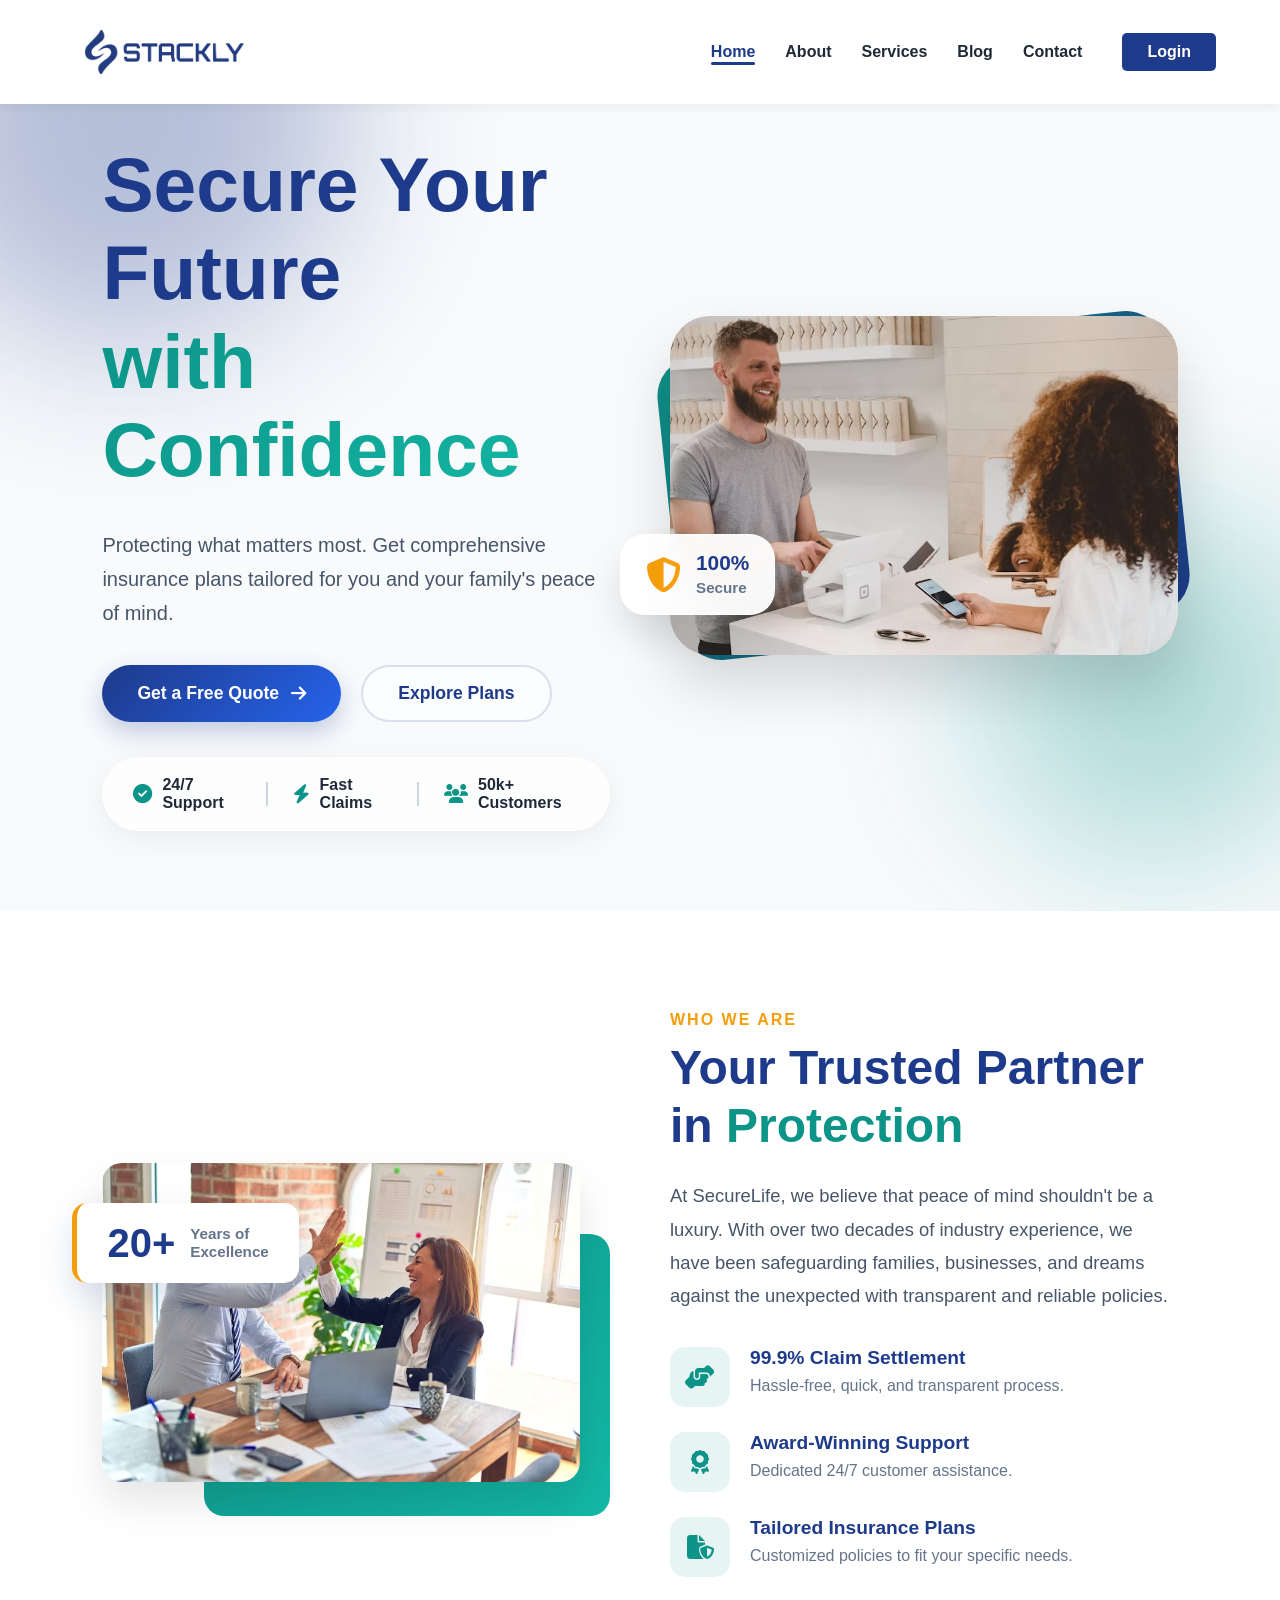
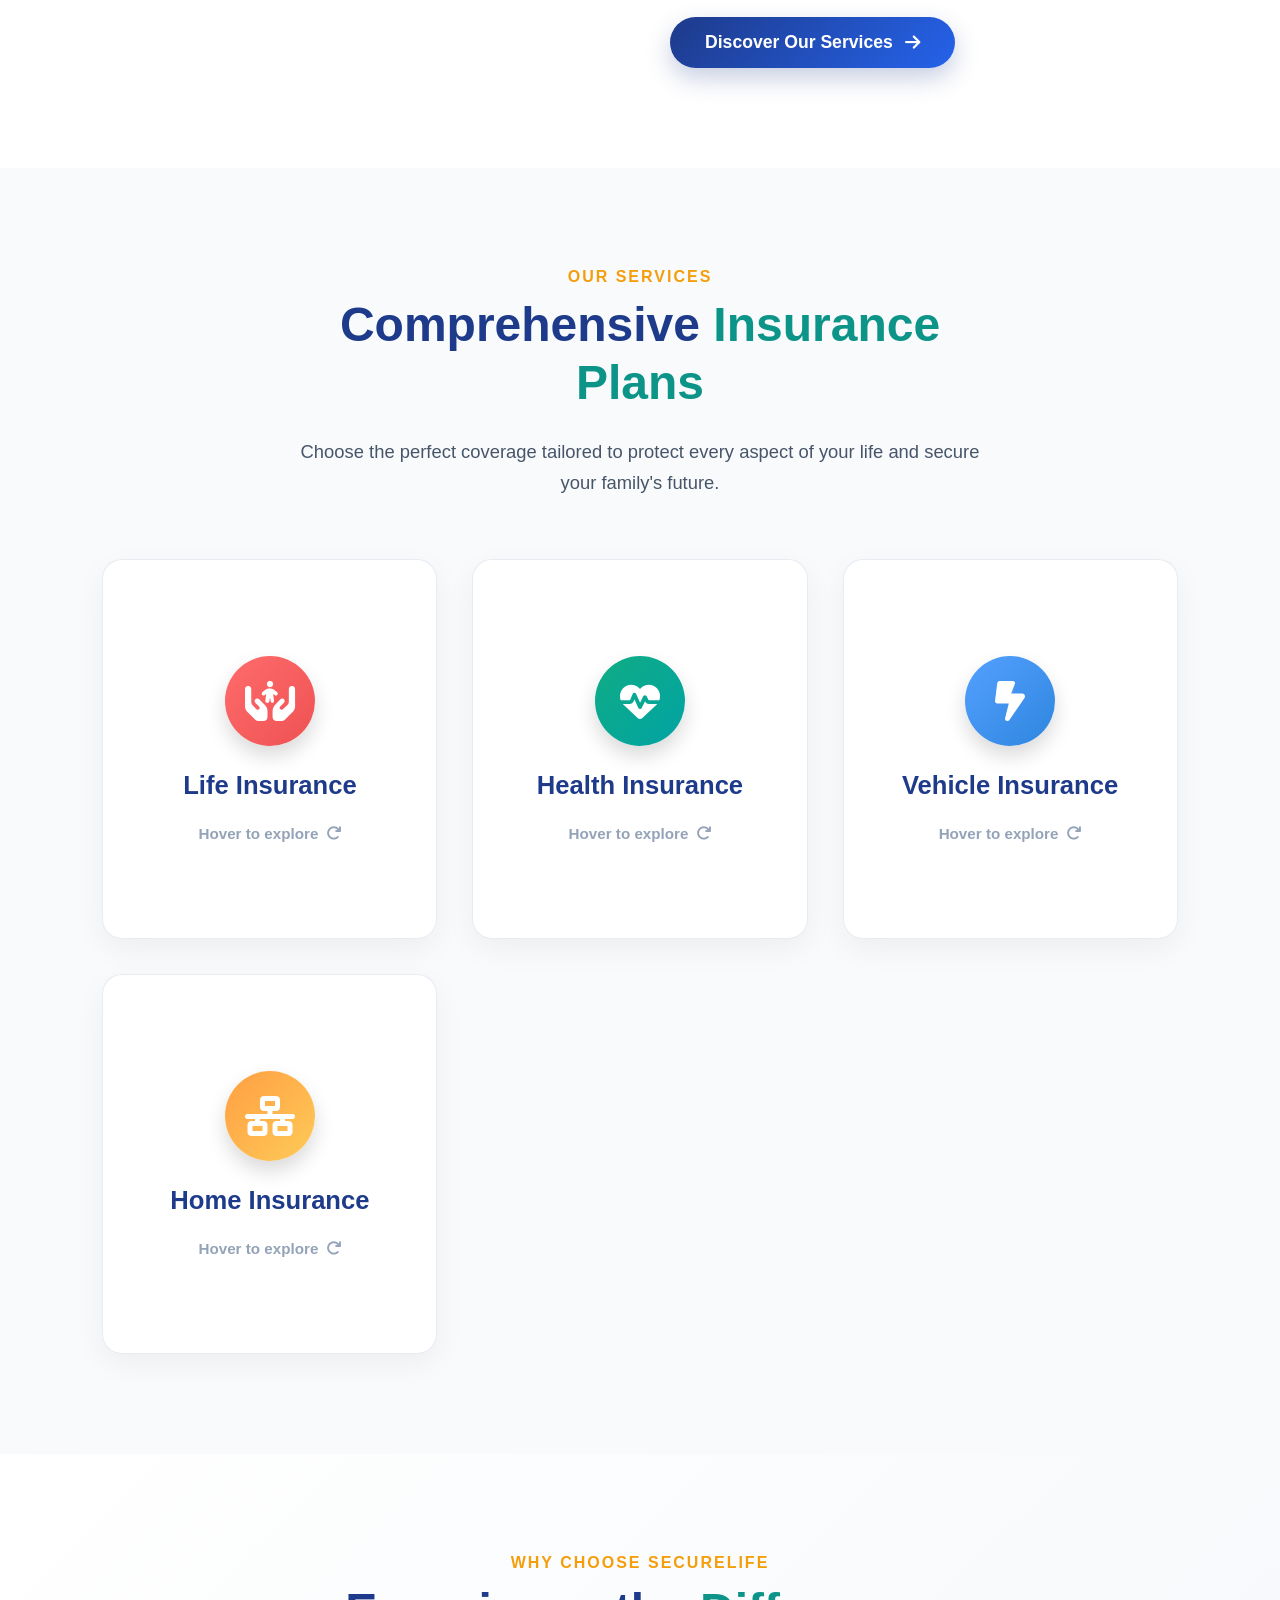
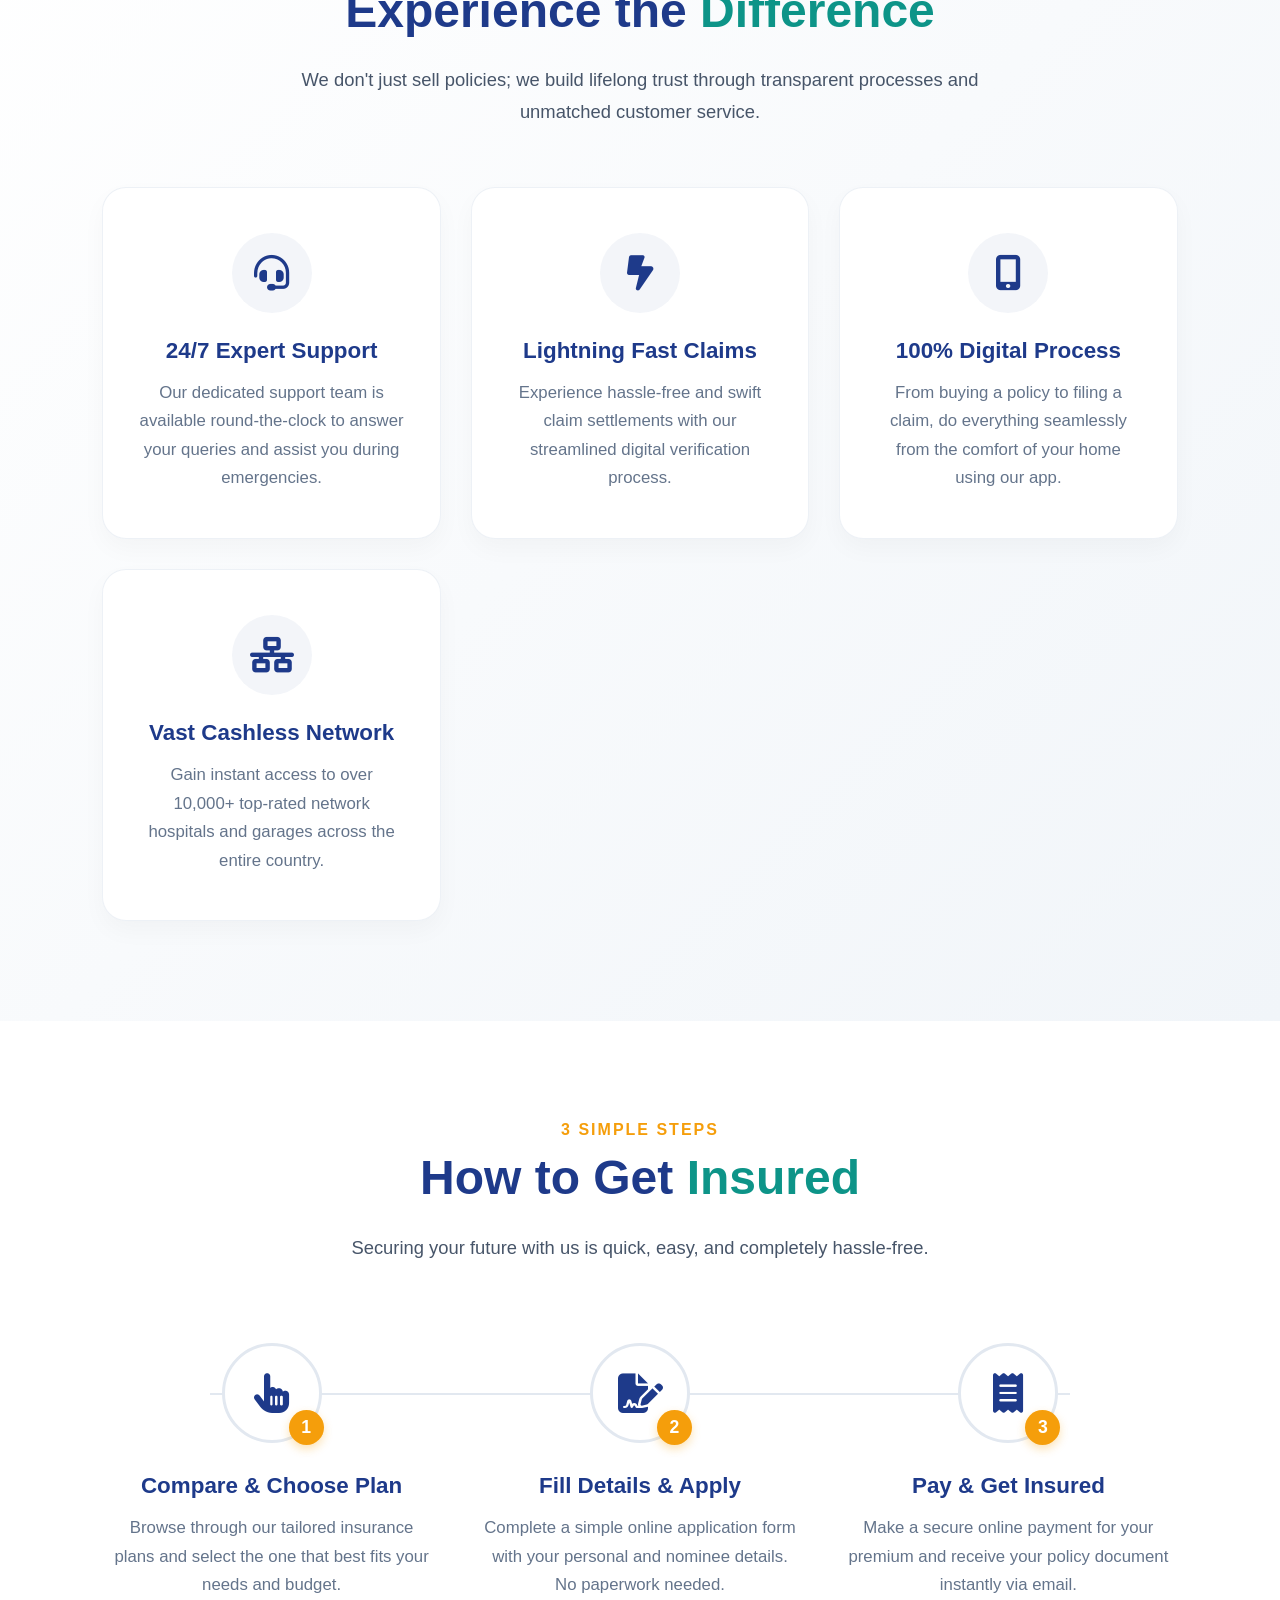
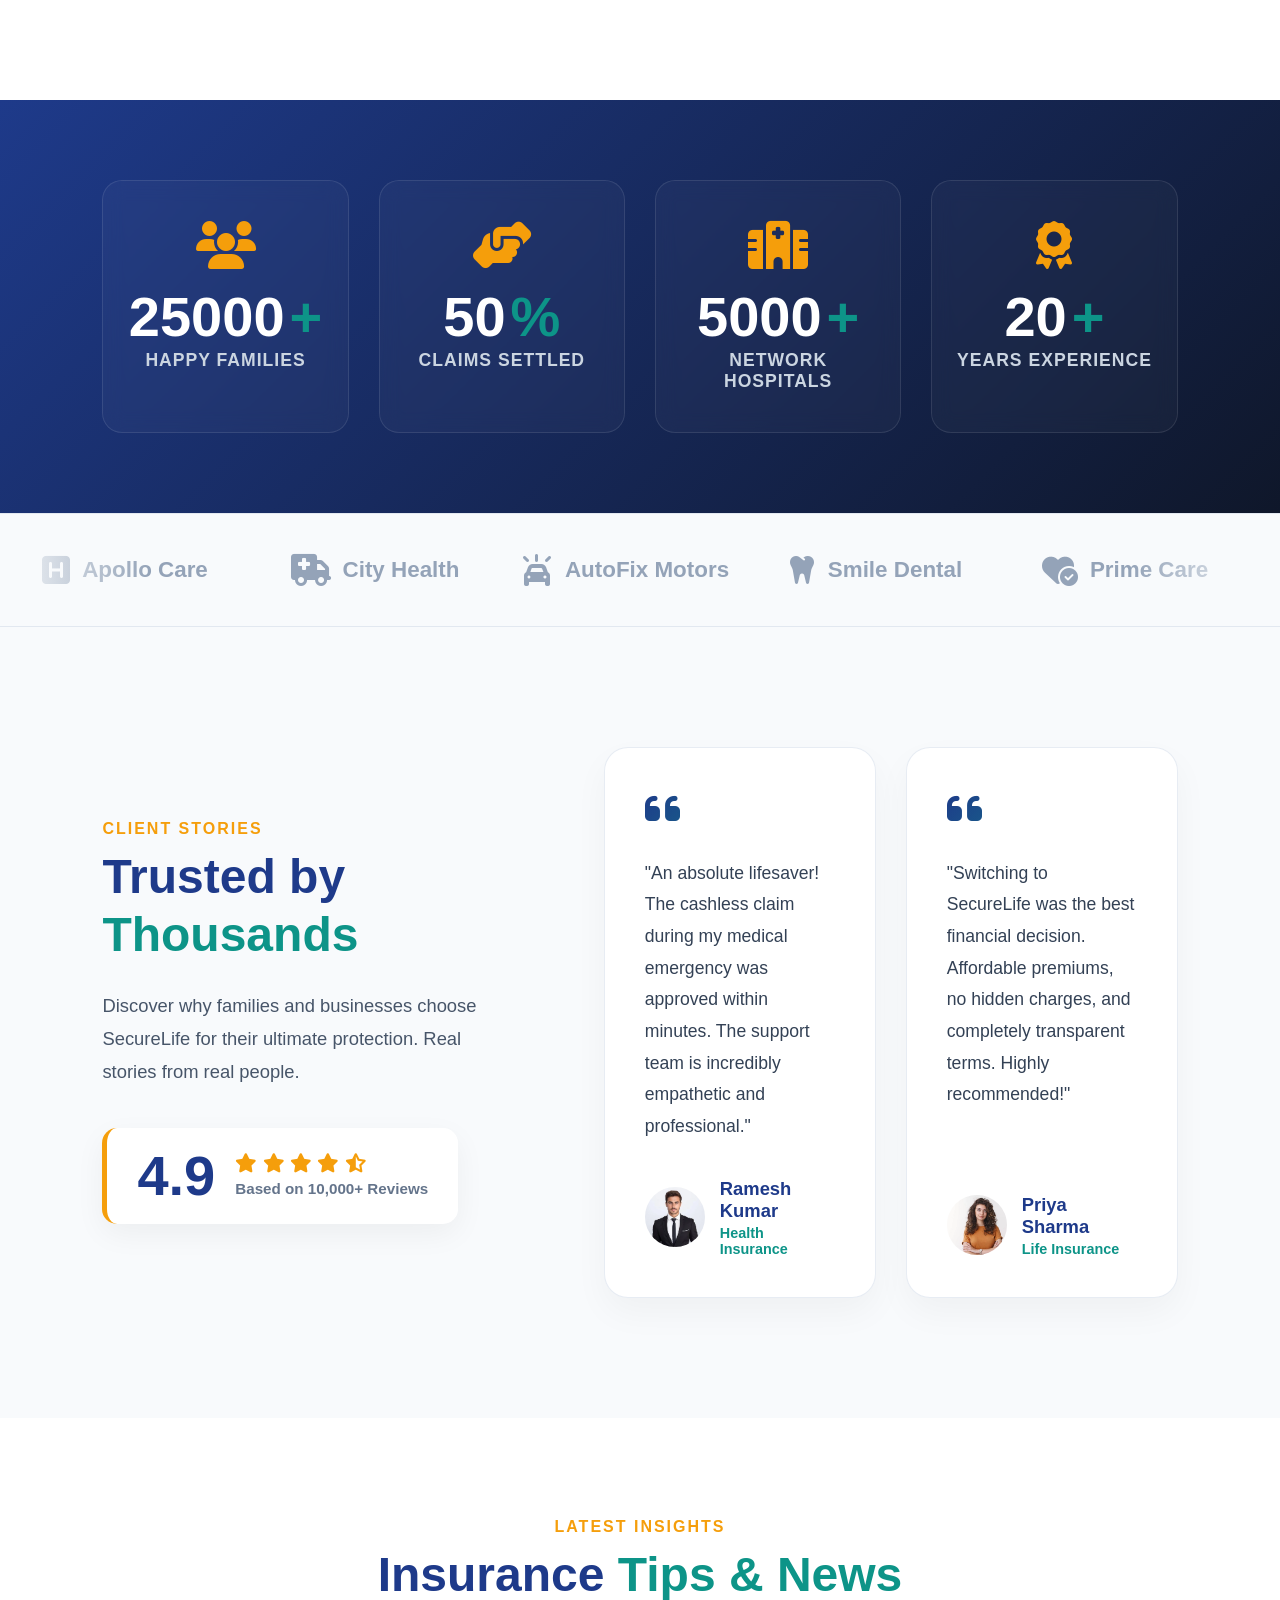
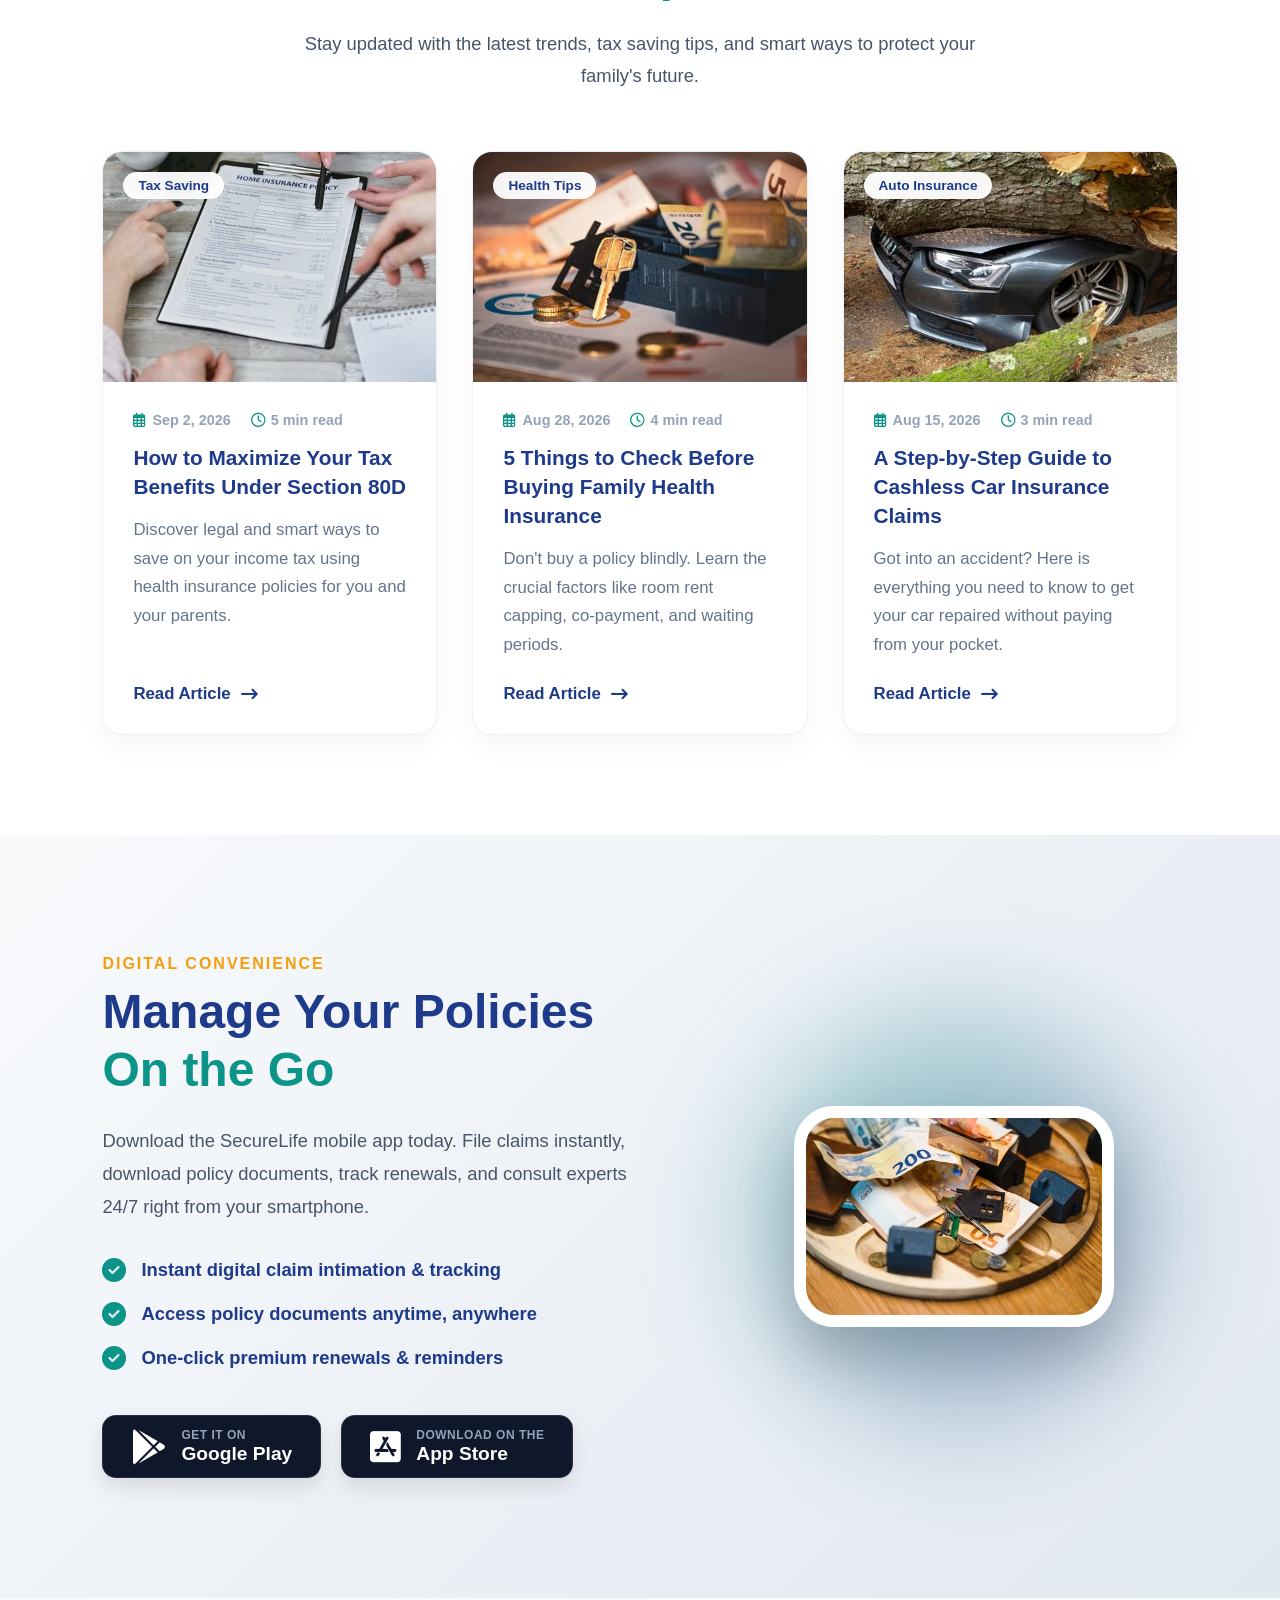
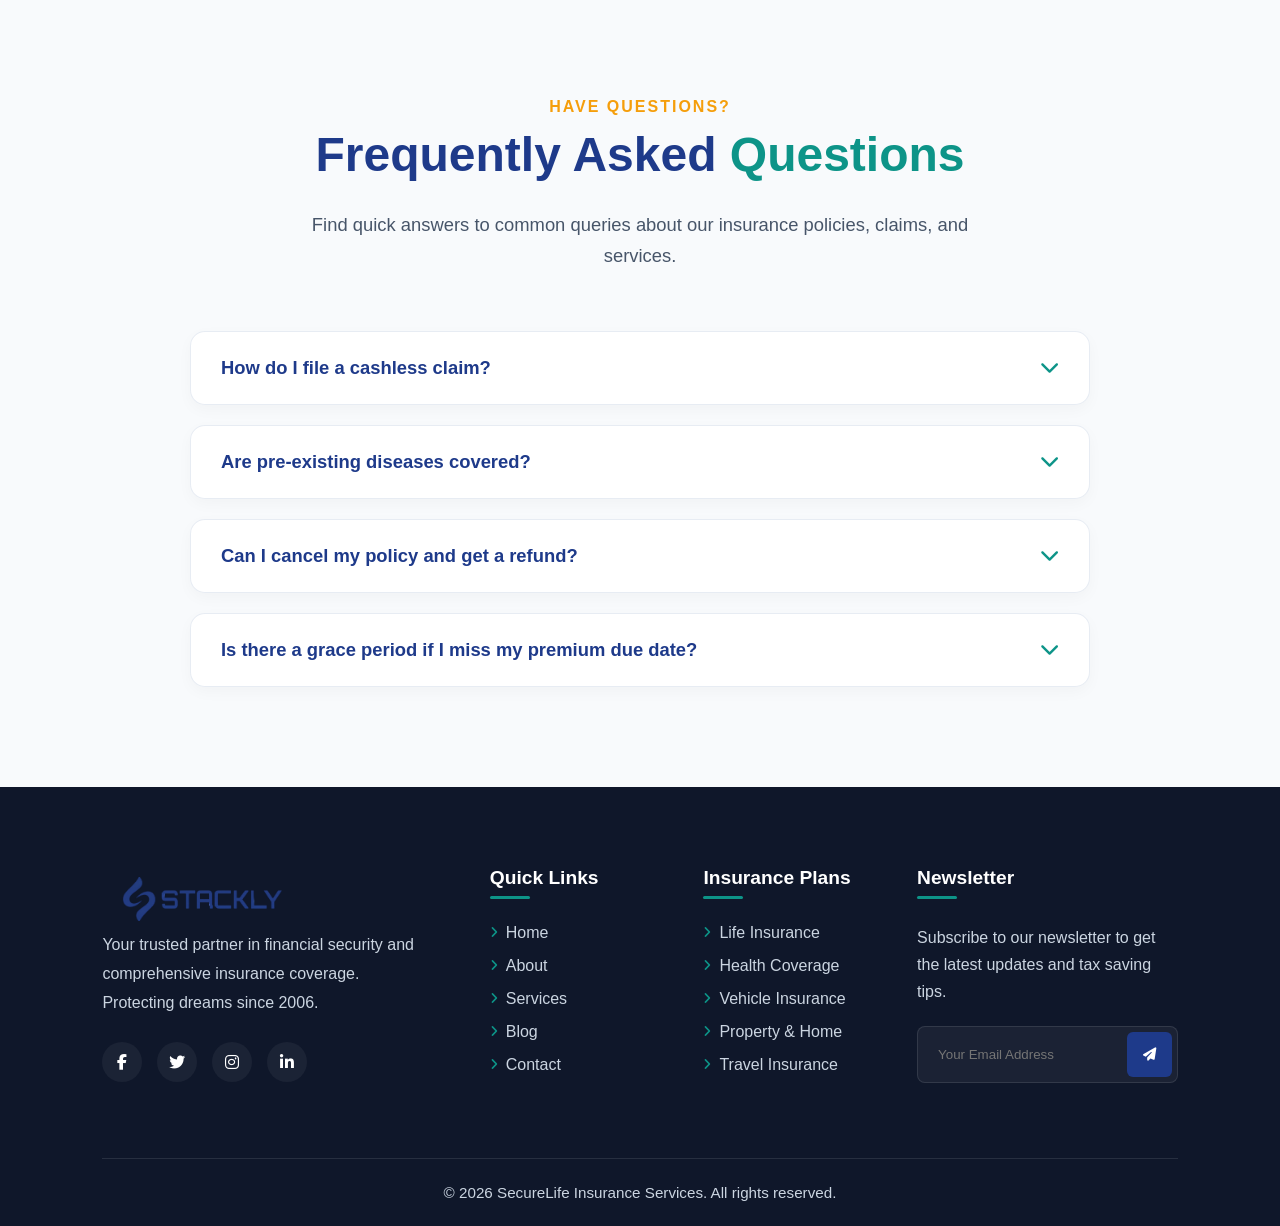
<file: index.html>
<!DOCTYPE html>
<html lang="en">

<head>
    <meta charset="UTF-8">
    <meta name="viewport" content="width=device-width, initial-scale=1.0">
    <title>Insurance Services</title>
    <link rel="stylesheet" href="Insurance.css">
    <link rel="stylesheet" href="style.css">
    <link href="https://unpkg.com/aos@2.3.1/dist/aos.css" rel="stylesheet">
    <link rel="stylesheet" href="https://cdnjs.cloudflare.com/ajax/libs/font-awesome/6.4.0/css/all.min.css">
</head>

<body>


    <nav class="navbar">
         <a href="index.html" class="logo-container">
                    <img src="./asset/blue.webp" alt="Company Logo" class="logo-img">
                </a>


        <div class="nav-menu" id="nav-menu">
            <ul class="nav-links">
                <li><a href="index.html" class="nav-link active">Home</a></li>
                <li><a href="about.html" class="nav-link">About</a></li>
                <li><a href="services.html" class="nav-link">Services</a></li>
                <li><a href="blog.html" class="nav-link">Blog</a></li>
                <li><a href="contact.html" class="nav-link">Contact</a></li>
            </ul>
            <a href="login.html" class="login-btn">Login</a>
        </div>


        <div class="hamburger" id="hamburger">
            <span class="bar"></span>
            <span class="bar"></span>
            <span class="bar"></span>
        </div>
    </nav>




    <section id="home" class="hero-section">
        <div class="hero-bg-shapes">
            <div class="shape shape-1"></div>
            <div class="shape shape-2"></div>
        </div>

        <div class="hero-content">
            <h1 class="hero-title">
                <span class="text-reveal">Secure Your Future</span>
                <span class="text-reveal highlight">with Confidence</span>
            </h1>
            <p class="hero-text text-fade">
                Protecting what matters most. Get comprehensive insurance plans tailored for you and your family's peace
                of mind.
            </p>

            <div class="hero-buttons button-fade">
                <a href="404.html" class="btn primary-btn">
                    Get a Free Quote <i class="fa-solid fa-arrow-right"></i>
                </a>
                <a href="404.html" class="btn secondary-btn">
                    Explore Plans
                </a>
            </div>

            <div class="trust-indicators glass-panel fade-up-delay">
                <span><i class="fa-solid fa-check-circle"></i> 24/7 Support</span>
                <span class="divider"></span>
                <span><i class="fa-solid fa-bolt"></i> Fast Claims</span>
                <span class="divider"></span>
                <span><i class="fa-solid fa-users"></i> 50k+ Customers</span>
            </div>
        </div>

        <div class="hero-image-wrapper image-reveal">
            <div class="image-backdrop"></div>
            <img src="./asset/in1.webp" alt="Insurance Premium" class="hero-image">
            <div class="floating-badge badge-1">
                <i class="fa-solid fa-shield-halved"></i>
                <div>
                    <strong>100%</strong>
                    <span>Secure</span>
                </div>
            </div>
        </div>
    </section>

    <section id="about" class="about-section">
        <div class="about-container">

            <div class="about-image-column" data-aos="fade-right" data-aos-duration="1000">
                <div class="about-image-wrapper">
                    <img src="./asset/in2.webp" alt="About SecureLife Team" class="about-image">
                    <div class="experience-badge" data-aos="zoom-in" data-aos-delay="400">
                        <h3>20+</h3>
                        <p>Years of<br>Excellence</p>
                    </div>
                    <div class="about-shape"></div>
                </div>
            </div>

            <div class="about-text-column" data-aos="fade-left" data-aos-duration="1000">
                <h4 class="section-subtitle">WHO WE ARE</h4>
                <h2 class="section-title">Your Trusted Partner in <span class="highlight">Protection</span></h2>
                <p class="about-description">
                    At SecureLife, we believe that peace of mind shouldn't be a luxury. With over two decades of
                    industry experience, we have been safeguarding families, businesses, and dreams against the
                    unexpected with transparent and reliable policies.
                </p>

                <ul class="trust-list">
                    <li data-aos="fade-up" data-aos-delay="100">
                        <div class="icon-box"><i class="fa-solid fa-handshake-angle"></i></div>
                        <div class="trust-info">
                            <h5>99.9% Claim Settlement</h5>
                            <span>Hassle-free, quick, and transparent process.</span>
                        </div>
                    </li>
                    <li data-aos="fade-up" data-aos-delay="200">
                        <div class="icon-box"><i class="fa-solid fa-award"></i></div>
                        <div class="trust-info">
                            <h5>Award-Winning Support</h5>
                            <span>Dedicated 24/7 customer assistance.</span>
                        </div>
                    </li>
                    <li data-aos="fade-up" data-aos-delay="300">
                        <div class="icon-box"><i class="fa-solid fa-file-shield"></i></div>
                        <div class="trust-info">
                            <h5>Tailored Insurance Plans</h5>
                            <span>Customized policies to fit your specific needs.</span>
                        </div>
                    </li>
                </ul>

                <a href="404.html" class="btn primary-btn about-btn" data-aos="fade-up" data-aos-delay="400">
                    Discover Our Services <i class="fa-solid fa-arrow-right"></i>
                </a>
            </div>

        </div>
    </section>

    <section id="services" class="plans-section">
        <div class="plans-header" data-aos="fade-up">
            <h4 class="section-subtitle">OUR SERVICES</h4>
            <h2 class="section-title">Comprehensive <span class="highlight">Insurance Plans</span></h2>
            <p class="plans-subtitle-text">Choose the perfect coverage tailored to protect every aspect of your life and
                secure your family's future.</p>
        </div>

        <div class="plans-grid">

            <div class="flip-card" data-aos="fade-up" data-aos-delay="100">
                <div class="flip-card-inner">
                    <div class="flip-card-front">
                        <div class="icon-wrapper life-bg">
                            <i class="fa-solid fa-hands-holding-child"></i>
                        </div>
                        <h3 class="plan-title">Life Insurance</h3>
                        <p class="front-click-text">Hover to explore <i class="fa-solid fa-arrow-right-rotate"></i></p>
                    </div>
                    <div class="flip-card-back life-bg">
                        <h3>Life Insurance</h3>
                        <p class="plan-desc">Secure your family's financial future with our flexible, high-coverage life
                            plans that ensure they are always protected.</p>
                        <a href="404.html" class="plan-link-back">Learn More <i class="fa-solid fa-arrow-right"></i></a>
                    </div>
                </div>
            </div>

            <div class="flip-card" data-aos="fade-up" data-aos-delay="200">
                <div class="flip-card-inner">
                    <div class="flip-card-front">
                        <div class="icon-wrapper health-bg">
                            <i class="fa-solid fa-heart-pulse"></i>
                        </div>
                        <h3 class="plan-title">Health Insurance</h3>
                        <p class="front-click-text">Hover to explore <i class="fa-solid fa-arrow-right-rotate"></i></p>
                    </div>
                    <div class="flip-card-back health-bg">
                        <h3>Health Insurance</h3>
                        <p class="plan-desc">Get access to the best healthcare facilities with cashless treatments and
                            comprehensive medical emergency coverage.</p>
                        <a href="404.html" class="plan-link-back">Learn More <i class="fa-solid fa-arrow-right"></i></a>
                    </div>
                </div>
            </div>

            <div class="flip-card" data-aos="fade-up" data-aos-delay="300">
                <div class="flip-card-inner">
                    <div class="flip-card-front">
                        <div class="icon-wrapper vehicle-bg">
                             <i class="fa-solid fa-bolt-lightning"></i>
                        </div>
                        <h3 class="plan-title">Vehicle Insurance</h3>
                        <p class="front-click-text">Hover to explore <i class="fa-solid fa-arrow-right-rotate"></i></p>
                    </div>
                    <div class="flip-card-back vehicle-bg">
                        <h3>Vehicle Insurance</h3>
                        <p class="plan-desc">Drive with confidence. We offer complete protection against accidents,
                            theft, and third-party liabilities for your vehicles.</p>
                        <a href="404.html" class="plan-link-back">Learn More <i class="fa-solid fa-arrow-right-long"></i></a>
                    </div>
                </div>
            </div>

            <div class="flip-card" data-aos="fade-up" data-aos-delay="400">
                <div class="flip-card-inner">
                    <div class="flip-card-front">
                        <div class="icon-wrapper home-bg">
                           <i class="fa-solid fa-network-wired"></i>
                        </div>
                        <h3 class="plan-title">Home Insurance</h3>
                        <p class="front-click-text">Hover to explore <i class="fa-solid fa-arrow-right-rotate"></i></p>
                    </div>
                    <div class="flip-card-back home-bg">
                        <h3>Home Insurance</h3>
                        <p class="plan-desc">Safeguard your biggest asset. Our home insurance protects your property and
                            belongings against natural disasters and theft.</p>
                        <a href="404.html" class="plan-link-back">Learn More <i class="fa-solid fa-arrow-right"></i></a>
                    </div>
                </div>
            </div>

        </div>
    </section>


    <section id="why-us" class="why-choose-section">
        <div class="why-header" data-aos="fade-down">
            <h4 class="section-subtitle">WHY CHOOSE SECURELIFE</h4>
            <h2 class="section-title">Experience the <span class="highlight">Difference</span></h2>
            <p class="why-subtitle-text">We don't just sell policies; we build lifelong trust through transparent
                processes and unmatched customer service.</p>
        </div>

        <div class="why-grid">

            <div class="why-card" data-aos="fade-up" data-aos-delay="100">
                <div class="why-icon-box">
                    <i class="fa-solid fa-headset"></i>
                </div>
                <h3 class="why-title">24/7 Expert Support</h3>
                <p class="why-desc">Our dedicated support team is available round-the-clock to answer your queries and
                    assist you during emergencies.</p>
            </div>

            <div class="why-card" data-aos="fade-up" data-aos-delay="200">
                <div class="why-icon-box">
                    <i class="fa-solid fa-bolt-lightning"></i>
                </div>
                <h3 class="why-title">Lightning Fast Claims</h3>
                <p class="why-desc">Experience hassle-free and swift claim settlements with our streamlined digital
                    verification process.</p>
            </div>

            <div class="why-card" data-aos="fade-up" data-aos-delay="300">
                <div class="why-icon-box">
                    <i class="fa-solid fa-mobile-screen-button"></i>
                </div>
                <h3 class="why-title">100% Digital Process</h3>
                <p class="why-desc">From buying a policy to filing a claim, do everything seamlessly from the comfort of
                    your home using our app.</p>
            </div>

            <div class="why-card" data-aos="fade-up" data-aos-delay="400">
                <div class="why-icon-box">
                    <i class="fa-solid fa-network-wired"></i>
                </div>
                <h3 class="why-title">Vast Cashless Network</h3>
                <p class="why-desc">Gain instant access to over 10,000+ top-rated network hospitals and garages across
                    the entire country.</p>
            </div>

        </div>
    </section>


    <section id="how-it-works" class="process-section">
        <div class="process-header" data-aos="fade-up">
            <h4 class="section-subtitle">3 SIMPLE STEPS</h4>
            <h2 class="section-title">How to Get <span class="highlight">Insured</span></h2>
            <p class="process-subtitle-text">Securing your future with us is quick, easy, and completely hassle-free.
            </p>
        </div>

        <div class="process-container">

            <div class="process-step" data-aos="fade-right" data-aos-delay="100">
                <div class="step-icon-wrapper">
                    <i class="fa-solid fa-hand-pointer"></i>
                    <span class="step-number">1</span>
                </div>
                <h3 class="step-title">Compare & Choose Plan</h3>
                <p class="step-desc">Browse through our tailored insurance plans and select the one that best fits your
                    needs and budget.</p>
            </div>

            <div class="process-step" data-aos="fade-right" data-aos-delay="300">
                <div class="step-icon-wrapper">
                    <i class="fa-solid fa-file-signature"></i>
                    <span class="step-number">2</span>
                </div>
                <h3 class="step-title">Fill Details & Apply</h3>
                <p class="step-desc">Complete a simple online application form with your personal and nominee details.
                    No paperwork needed.</p>
            </div>

            <div class="process-step" data-aos="fade-right" data-aos-delay="500">
                <div class="step-icon-wrapper">
                    <i class="fa-solid fa-receipt"></i>
                    <span class="step-number">3</span>
                </div>
                <h3 class="step-title">Pay & Get Insured</h3>
                <p class="step-desc">Make a secure online payment for your premium and receive your policy document
                    instantly via email.</p>
            </div>

        </div>
    </section>


    <section id="milestones" class="stats-section">
        <div class="stats-container">

            <div class="stat-box" data-aos="fade-up" data-aos-delay="100">
                <i class="fa-solid fa-users stat-icon"></i>
                <div class="stat-number-wrapper">
                    <span class="counter" data-target="50000">0</span><span class="stat-plus">+</span>
                </div>
                <p class="stat-text">Happy Families</p>
            </div>

            <div class="stat-box" data-aos="fade-up" data-aos-delay="200">
                <i class="fa-solid fa-handshake-angle stat-icon"></i>
                <div class="stat-number-wrapper">
                    <span class="counter" data-target="99">0</span><span class="stat-plus">%</span>
                </div>
                <p class="stat-text">Claims Settled</p>
            </div>

            <div class="stat-box" data-aos="fade-up" data-aos-delay="300">
                <i class="fa-solid fa-hospital stat-icon"></i>
                <div class="stat-number-wrapper">
                    <span class="counter" data-target="10000">0</span><span class="stat-plus">+</span>
                </div>
                <p class="stat-text">Network Hospitals</p>
            </div>

            <div class="stat-box" data-aos="fade-up" data-aos-delay="400">
                <i class="fa-solid fa-award stat-icon"></i>
                <div class="stat-number-wrapper">
                    <span class="counter" data-target="20">0</span><span class="stat-plus">+</span>
                </div>
                <p class="stat-text">Years Experience</p>
            </div>

        </div>
    </section>

    <section id="partners" class="partners-section-alt">


        <div class="marquee-wrapper" data-aos="zoom-in" data-aos-delay="800">
            <div class="marquee-track">
                <div class="marquee-item"><i class="fa-solid fa-square-h"></i> Apollo Care</div>
                <div class="marquee-item"><i class="fa-solid fa-truck-medical"></i> City Health</div>
                <div class="marquee-item"><i class="fa-solid fa-car-on"></i> AutoFix Motors</div>
                <div class="marquee-item"><i class="fa-solid fa-tooth"></i> Smile Dental</div>
                <div class="marquee-item"><i class="fa-solid fa-heart-circle-check"></i> Prime Care</div>
                <div class="marquee-item"><i class="fa-solid fa-car-battery"></i> QuickGarage</div>

                <div class="marquee-item"><i class="fa-solid fa-square-h"></i> Apollo Care</div>
                <div class="marquee-item"><i class="fa-solid fa-truck-medical"></i> City Health</div>
                <div class="marquee-item"><i class="fa-solid fa-car-on"></i> AutoFix Motors</div>
                <div class="marquee-item"><i class="fa-solid fa-tooth"></i> Smile Dental</div>
                <div class="marquee-item"><i class="fa-solid fa-heart-circle-check"></i> Prime Care</div>
                <div class="marquee-item"><i class="fa-solid fa-car-battery"></i> QuickGarage</div>
            </div>
        </div>
    </section>

    <section id="testimonials" class="premium-testi-section">
        <div class="testi-container">

            <div class="testi-content-left" data-aos="fade-right">
                <h4 class="section-subtitle">CLIENT STORIES</h4>
                <h2 class="section-title">Trusted by <br><span class="highlight">Thousands</span></h2>
                <p class="testi-desc">Discover why families and businesses choose SecureLife for their ultimate
                    protection. Real stories from real people.</p>

                <div class="rating-summary">
                    <div class="big-rating">4.9</div>
                    <div class="rating-details">
                        <div class="stars">
                            <i class="fa-solid fa-star"></i>
                            <i class="fa-solid fa-star"></i>
                            <i class="fa-solid fa-star"></i>
                            <i class="fa-solid fa-star"></i>
                            <i class="fa-solid fa-star-half-stroke"></i>
                        </div>
                        <span>Based on 10,000+ Reviews</span>
                    </div>
                </div>
            </div>

            <div class="testi-cards-right">
                <div class="premium-testi-card card-up" data-aos="fade-up" data-aos-delay="200">
                    <div class="quote-icon-box">
                        <i class="fa-solid fa-quote-left"></i>
                    </div>
                    <p class="review-text">"An absolute lifesaver! The cashless claim during my medical emergency was
                        approved within minutes. The support team is incredibly empathetic and professional."</p>
                    <div class="client-info">
                        <img src="./asset/man1.webp" alt="Client 1">
                        <div>
                            <h4>Ramesh Kumar</h4>
                            <p>Health Insurance</p>
                        </div>
                    </div>
                </div>

                <div class="premium-testi-card card-down" data-aos="fade-up" data-aos-delay="400">
                    <div class="quote-icon-box">
                        <i class="fa-solid fa-quote-left"></i>
                    </div>
                    <p class="review-text">"Switching to SecureLife was the best financial decision. Affordable
                        premiums, no hidden charges, and completely transparent terms. Highly recommended!"</p>
                    <div class="client-info">
                        <img src="./asset/woman1.webp" alt="Client 2">
                        <div>
                            <h4>Priya Sharma</h4>
                            <p>Life Insurance</p>
                        </div>
                    </div>
                </div>
            </div>

        </div>
    </section>

    <section id="blog" class="blog-section">
        <div class="blog-header" data-aos="fade-up">
            <h4 class="section-subtitle">LATEST INSIGHTS</h4>
            <h2 class="section-title">Insurance <span class="highlight">Tips & News</span></h2>
            <p class="blog-subtitle-text">Stay updated with the latest trends, tax saving tips, and smart ways to
                protect your family's future.</p>
        </div>

        <div class="blog-grid">

            <div class="blog-card" data-aos="fade-up" data-aos-delay="100">
                <div class="blog-img-wrapper">
                    <span class="blog-category">Tax Saving</span>
                    <img src="./asset/in3.webp" alt="Tax Saving Tips">
                </div>
                <div class="blog-content">
                    <div class="blog-meta">
                        <span><i class="fa-regular fa-calendar-days"></i> Sep 2, 2026</span>
                        <span><i class="fa-regular fa-clock"></i> 5 min read</span>
                    </div>
                    <h3 class="blog-title">How to Maximize Your Tax Benefits Under Section 80D</h3>
                    <p class="blog-excerpt">Discover legal and smart ways to save on your income tax using health
                        insurance policies for you and your parents.</p>
                    <a href="404.html" class="read-more-btn">Read Article <i
                            class="fa-solid fa-arrow-right-long"></i></a>
                </div>
            </div>

            <div class="blog-card" data-aos="fade-up" data-aos-delay="200">
                <div class="blog-img-wrapper">
                    <span class="blog-category">Health Tips</span>
                    <img src="./asset/in4.webp" alt="Health Insurance Guide">
                </div>
                <div class="blog-content">
                    <div class="blog-meta">
                        <span><i class="fa-regular fa-calendar-days"></i> Aug 28, 2026</span>
                        <span><i class="fa-regular fa-clock"></i> 4 min read</span>
                    </div>
                    <h3 class="blog-title">5 Things to Check Before Buying Family Health Insurance</h3>
                    <p class="blog-excerpt">Don't buy a policy blindly. Learn the crucial factors like room rent
                        capping, co-payment, and waiting periods.</p>
                    <a href="404.html" class="read-more-btn">Read Article <i
                            class="fa-solid fa-arrow-right-long"></i></a>
                </div>
            </div>

            <div class="blog-card" data-aos="fade-up" data-aos-delay="300">
                <div class="blog-img-wrapper">
                    <span class="blog-category">Auto Insurance</span>
                    <img src="./asset/in5.webp" alt="Car Insurance Claims">
                </div>
                <div class="blog-content">
                    <div class="blog-meta">
                        <span><i class="fa-regular fa-calendar-days"></i> Aug 15, 2026</span>
                        <span><i class="fa-regular fa-clock"></i> 3 min read</span>
                    </div>
                    <h3 class="blog-title">A Step-by-Step Guide to Cashless Car Insurance Claims</h3>
                    <p class="blog-excerpt">Got into an accident? Here is everything you need to know to get your car
                        repaired without paying from your pocket.</p>
                    <a href="404.html" class="read-more-btn">Read Article <i
                            class="fa-solid fa-arrow-right-long"></i></a>
                </div>
            </div>

        </div>
    </section>

    <section id="mobile-app" class="app-section">
        <div class="app-container">

            <div class="app-content-left" data-aos="fade-right">
                <h4 class="section-subtitle">DIGITAL CONVENIENCE</h4>
                <h2 class="section-title">Manage Your Policies <br><span class="highlight">On the Go</span></h2>
                <p class="app-desc">Download the SecureLife mobile app today. File claims instantly, download policy
                    documents, track renewals, and consult experts 24/7 right from your smartphone.</p>

                <ul class="app-features-list">
                    <li><i class="fa-solid fa-circle-check"></i> Instant digital claim intimation & tracking</li>
                    <li><i class="fa-solid fa-circle-check"></i> Access policy documents anytime, anywhere</li>
                    <li><i class="fa-solid fa-circle-check"></i> One-click premium renewals & reminders</li>
                </ul>

                <div class="app-store-buttons">
                    <a href="404.html" class="store-btn">
                        <i class="fa-brands fa-google-play"></i>
                        <div>
                            <span>Get it on</span>
                            <strong>Google Play</strong>
                        </div>
                    </a>
                    <a href="404.html" class="store-btn">
                        <i class="fa-brands fa-app-store-ios"></i>
                        <div>
                            <span>Download on the</span>
                            <strong>App Store</strong>
                        </div>
                    </a>
                </div>
            </div>

            <div class="app-image-right" data-aos="fade-left">
                <div class="app-mockup-bg"></div>
                <img src="./asset/in6.webp" alt="SecureLife Mobile App" class="app-mockup-img">
            </div>

        </div>
    </section>

    <section id="faq" class="faq-section">
        <div class="faq-header" data-aos="fade-up">
            <h4 class="section-subtitle">HAVE QUESTIONS?</h4>
            <h2 class="section-title">Frequently Asked <span class="highlight">Questions</span></h2>
            <p class="faq-subtitle-text">Find quick answers to common queries about our insurance policies, claims, and
                services.</p>
        </div>

        <div class="faq-container">

            <div class="faq-item" data-aos="fade-up" data-aos-delay="100">
                <button class="faq-question">
                    <span>How do I file a cashless claim?</span>
                    <i class="fa-solid fa-chevron-down"></i>
                </button>
                <div class="faq-answer">
                    <div class="faq-answer-inner">
                        You can easily file a cashless claim by visiting any of our 5000+ network hospitals. Simply
                        present your SecureLife health card at the insurance desk, and we will directly settle the bills
                        with the hospital.
                    </div>
                </div>
            </div>

            <div class="faq-item" data-aos="fade-up" data-aos-delay="200">
                <button class="faq-question">
                    <span>Are pre-existing diseases covered?</span>
                    <i class="fa-solid fa-chevron-down"></i>
                </button>
                <div class="faq-answer">
                    <div class="faq-answer-inner">
                        Yes, pre-existing diseases are covered after a standard waiting period of 2 to 4 years,
                        depending on the specific health insurance plan you choose during enrollment.
                    </div>
                </div>
            </div>

            <div class="faq-item" data-aos="fade-up" data-aos-delay="300">
                <button class="faq-question">
                    <span>Can I cancel my policy and get a refund?</span>
                    <i class="fa-solid fa-chevron-down"></i>
                </button>
                <div class="faq-answer">
                    <div class="faq-answer-inner">
                        Absolutely! We offer a 15-day "Free Look Period" from the date of policy receipt. If you are not
                        satisfied, you can cancel the policy within this period and get a full refund minus minor
                        administrative charges.
                    </div>
                </div>
            </div>

            <div class="faq-item" data-aos="fade-up" data-aos-delay="400">
                <button class="faq-question">
                    <span>Is there a grace period if I miss my premium due date?</span>
                    <i class="fa-solid fa-chevron-down"></i>
                </button>
                <div class="faq-answer">
                    <div class="faq-answer-inner">
                        Yes, we provide a grace period of 30 days for yearly premium payments and 15 days for monthly
                        payments. Your coverage remains active during this grace period.
                    </div>
                </div>
            </div>

        </div>
    </section>


    <footer class="footer-section">
        <div class="footer-container">

            <div class="footer-brand">
                <a href="index.html" class="logo-container">
                    <img src="./asset/blue.webp" alt="Company Logo" class="logo-img">
                </a>
                <p class="footer-desc">Your trusted partner in financial security and comprehensive insurance coverage.
                    Protecting dreams since 2006.</p>
                <div class="social-links">
                    <a href="404.html"><i class="fa-brands fa-facebook-f"></i></a>
                    <a href="404.html"><i class="fa-brands fa-twitter"></i></a>
                    <a href="404.html"><i class="fa-brands fa-instagram"></i></a>
                    <a href="404.html"><i class="fa-brands fa-linkedin-in"></i></a>
                </div>
            </div>

            <div class="footer-links">
                <h4>Quick Links</h4>
                <ul>
                    <li><a href="index.html"><i class="fa-solid fa-angle-right"></i> Home </a></li>
                    <li><a href="about.html"><i class="fa-solid fa-angle-right"></i> About</a></li>
                    <li><a href="services.html"><i class="fa-solid fa-angle-right"></i> Services</a></li>
                    <li><a href="blog.html"><i class="fa-solid fa-angle-right"></i> Blog</a></li>
                    <li><a href="contact.html"><i class="fa-solid fa-angle-right"></i> Contact </a></li>
                </ul>
            </div>

            <div class="footer-links">
                <h4>Insurance Plans</h4>
                <ul>
                    <li><a href="404.html"><i class="fa-solid fa-angle-right"></i> Life Insurance</a></li>
                    <li><a href="404.html"><i class="fa-solid fa-angle-right"></i> Health Coverage</a></li>
                    <li><a href="404.html"><i class="fa-solid fa-angle-right"></i> Vehicle Insurance</a></li>
                    <li><a href="404.html"><i class="fa-solid fa-angle-right"></i> Property & Home</a></li>
                    <li><a href="404.html"><i class="fa-solid fa-angle-right"></i> Travel Insurance</a></li>
                </ul>
            </div>

            <div class="footer-newsletter">
                <h4>Newsletter</h4>
                <p>Subscribe to our newsletter to get the latest updates and tax saving tips.</p>


                <form id="footerNewsletterForm" novalidate style="position: relative; margin-bottom: 15px;">
                    <div class="newsletter-form">
                        <input type="email" id="footerEmailInput" placeholder="Your Email Address" required>
                        <button type="submit" id="footerSubscribeBtn"><i class="fa-solid fa-paper-plane"></i></button>
                    </div>

                    <span id="footerEmailError" class="newsletter-error-msg"></span>
                </form>


                <div id="footerSuccessMsg" class="newsletter-success-msg" style="display: none;">
                    <i class="fa-solid fa-circle-check"></i> Subscribed Successfully!
                </div>
            </div>

        </div>

        <div class="footer-bottom">
            <p>&copy; 2026 SecureLife Insurance Services. All rights reserved.</p>
        </div>
    </footer>


    <script src="https://unpkg.com/aos@2.3.1/dist/aos.js"></script>
    <script src="main.js"></script>
    <script>
        AOS.init({
            duration: 1000,
            once: true,
            offset: 100
        });

        const counters = document.querySelectorAll('.counter');
        const speed = 100;
        const statsSection = document.querySelector('.stats-section');

        const animateCounters = () => {
            counters.forEach(counter => {
                const updateCount = () => {
                    const target = +counter.getAttribute('data-target');
                    const count = +counter.innerText;
                    const inc = target / speed;

                    if (count < target) {
                        counter.innerText = Math.ceil(count + inc);
                        setTimeout(updateCount, 20);
                    } else {
                        counter.innerText = target;
                    }
                };
                updateCount();
            });
        };

        if (statsSection) {
            const observer = new IntersectionObserver((entries) => {
                if (entries[0].isIntersecting) {
                    animateCounters();
                    observer.disconnect();
                }
            }, { threshold: 0.5 });

            observer.observe(statsSection);
        }

        const faqItems = document.querySelectorAll('.faq-item');

        faqItems.forEach(item => {
            const question = item.querySelector('.faq-question');
            const answer = item.querySelector('.faq-answer');

            question.addEventListener('click', () => {
                const isActive = item.classList.contains('active');

                faqItems.forEach(otherItem => {
                    otherItem.classList.remove('active');
                    otherItem.querySelector('.faq-answer').style.maxHeight = null;
                });

                if (!isActive) {
                    item.classList.add('active');
                    answer.style.maxHeight = answer.scrollHeight + "px";
                }
            });
        });
    </script>
</body>

</html>
</file>
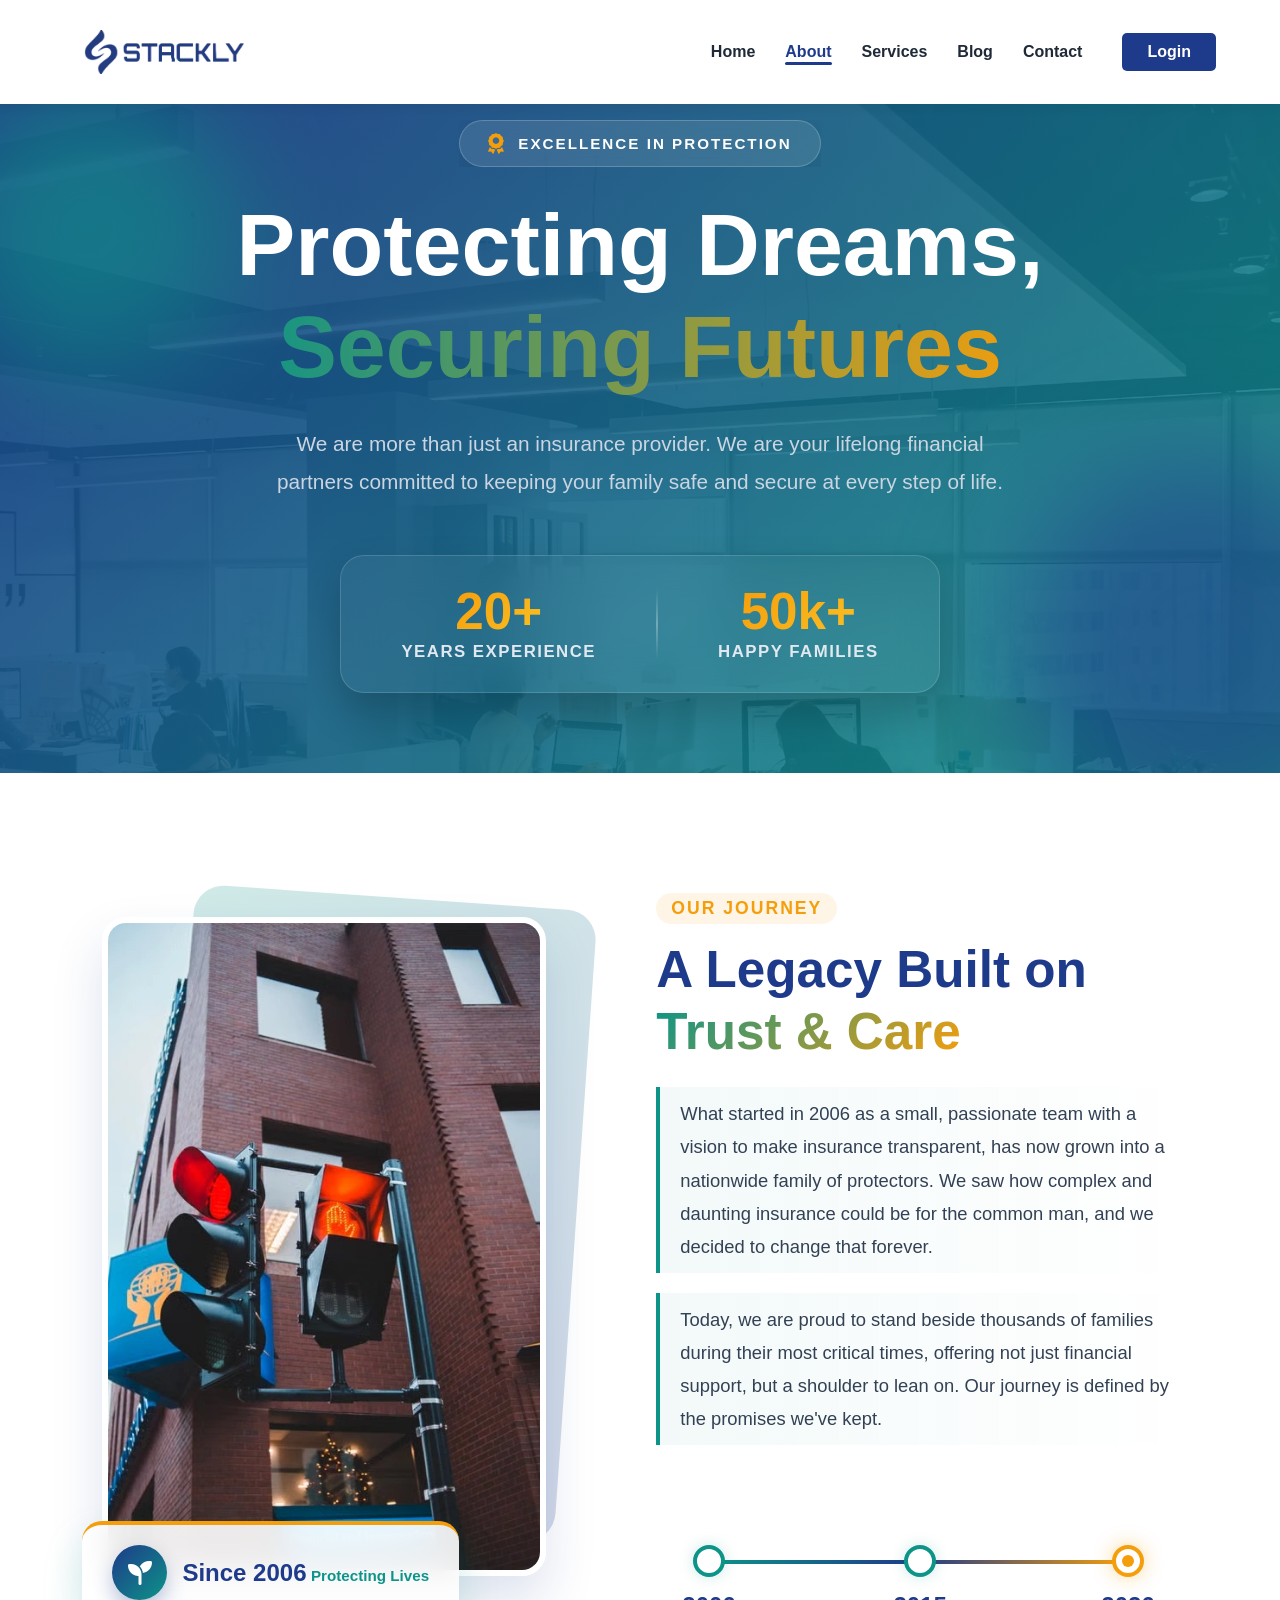
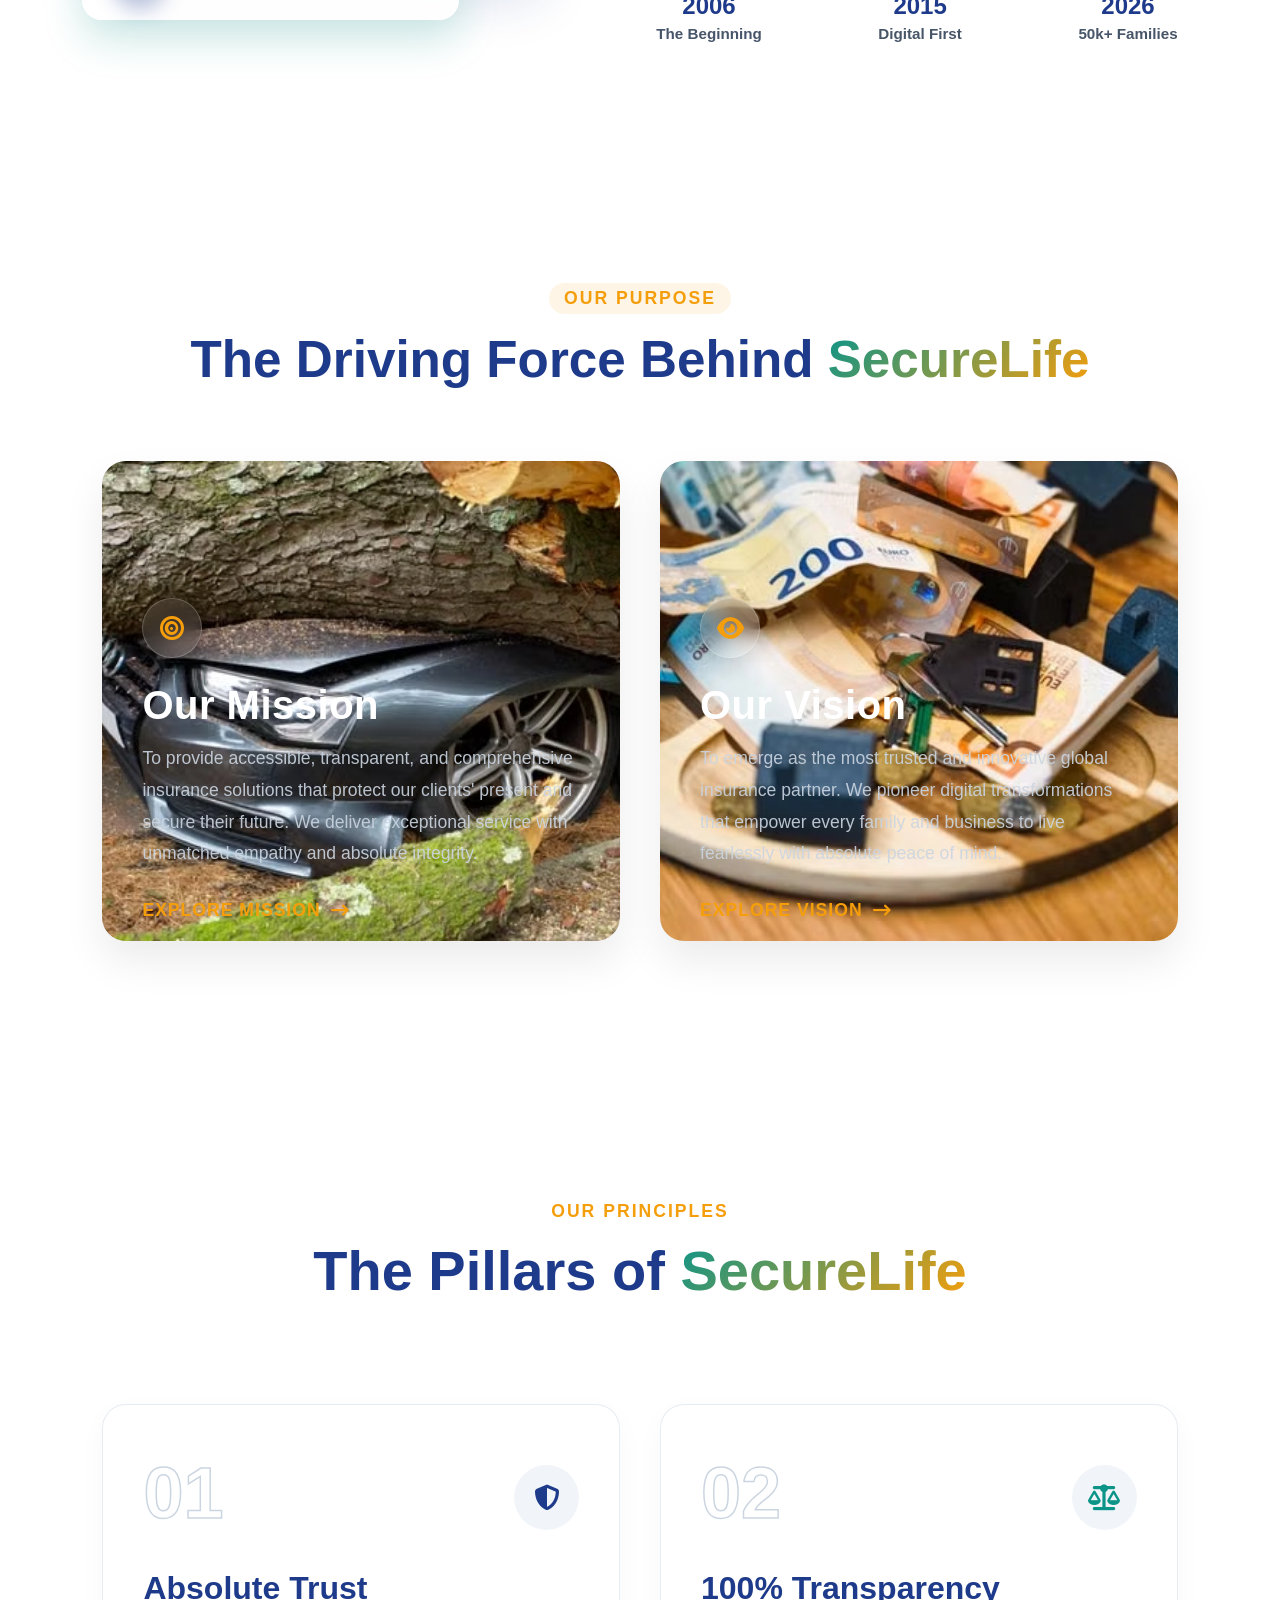
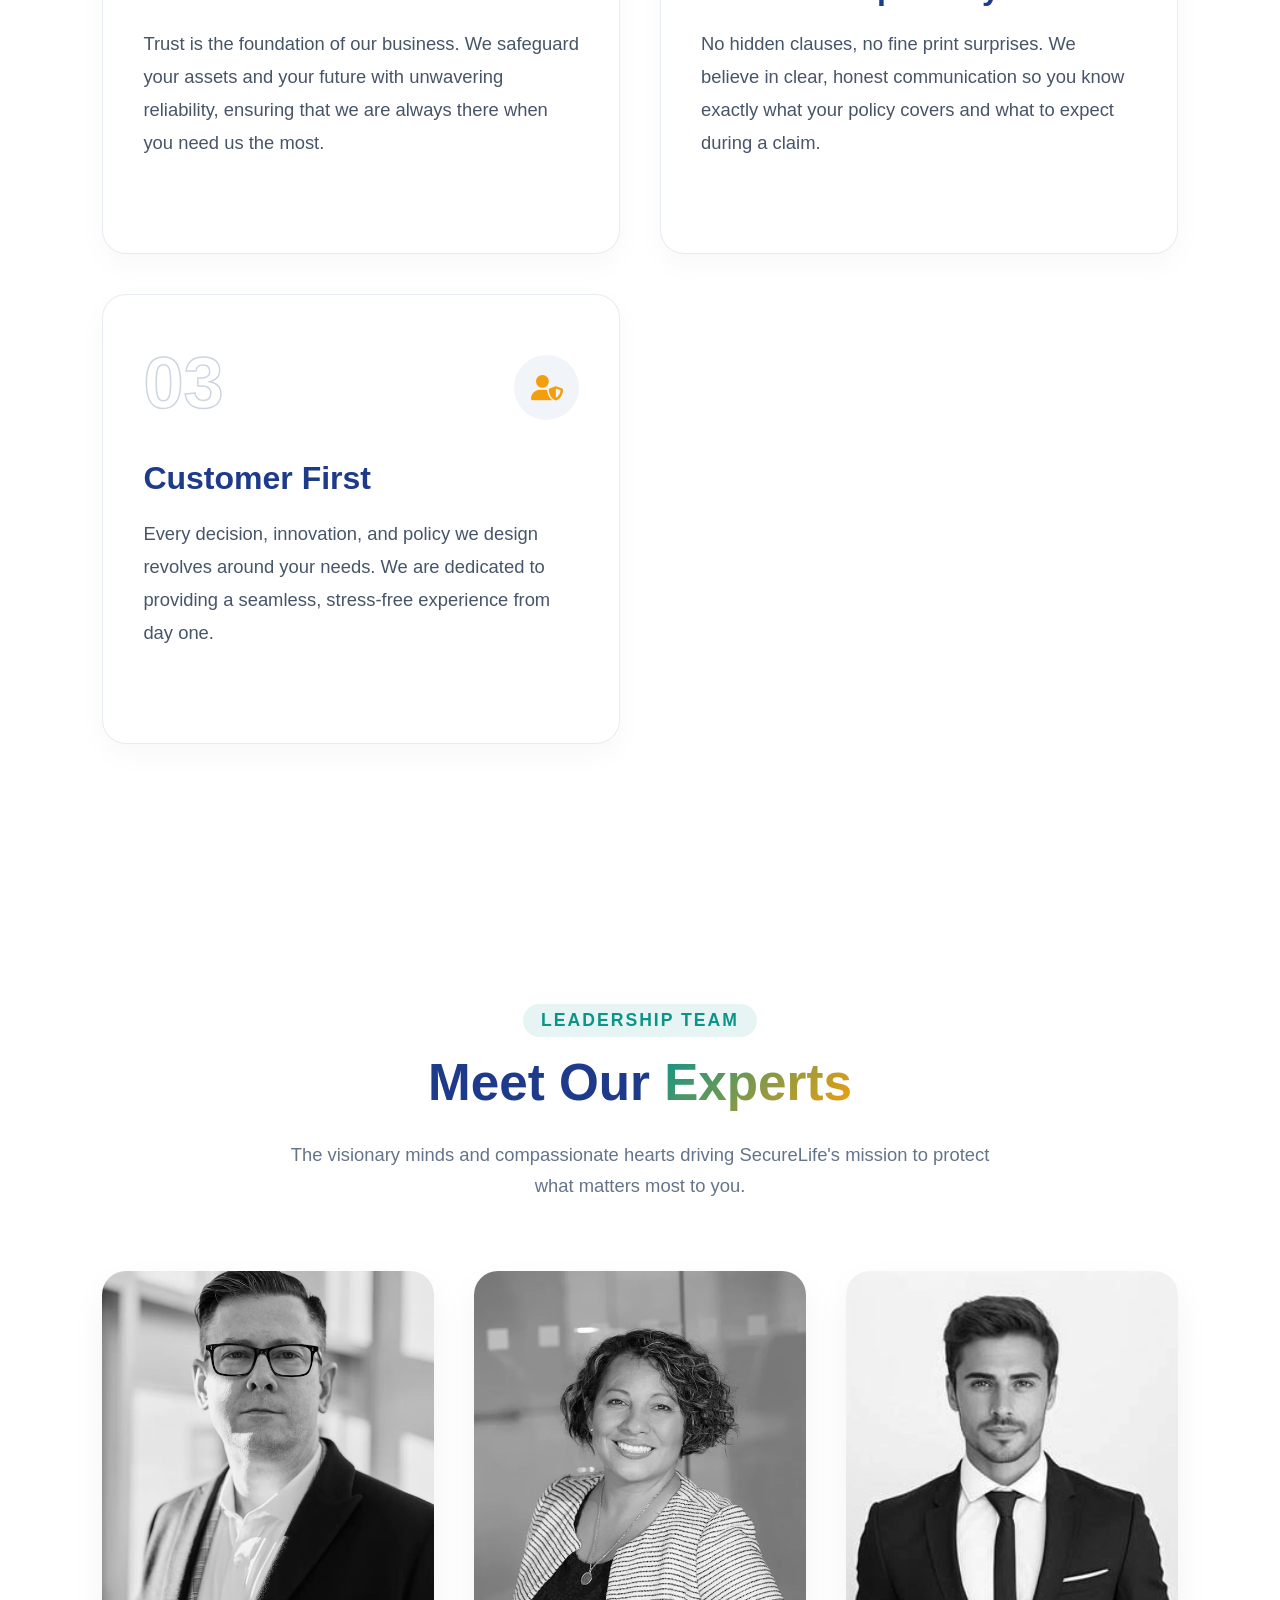
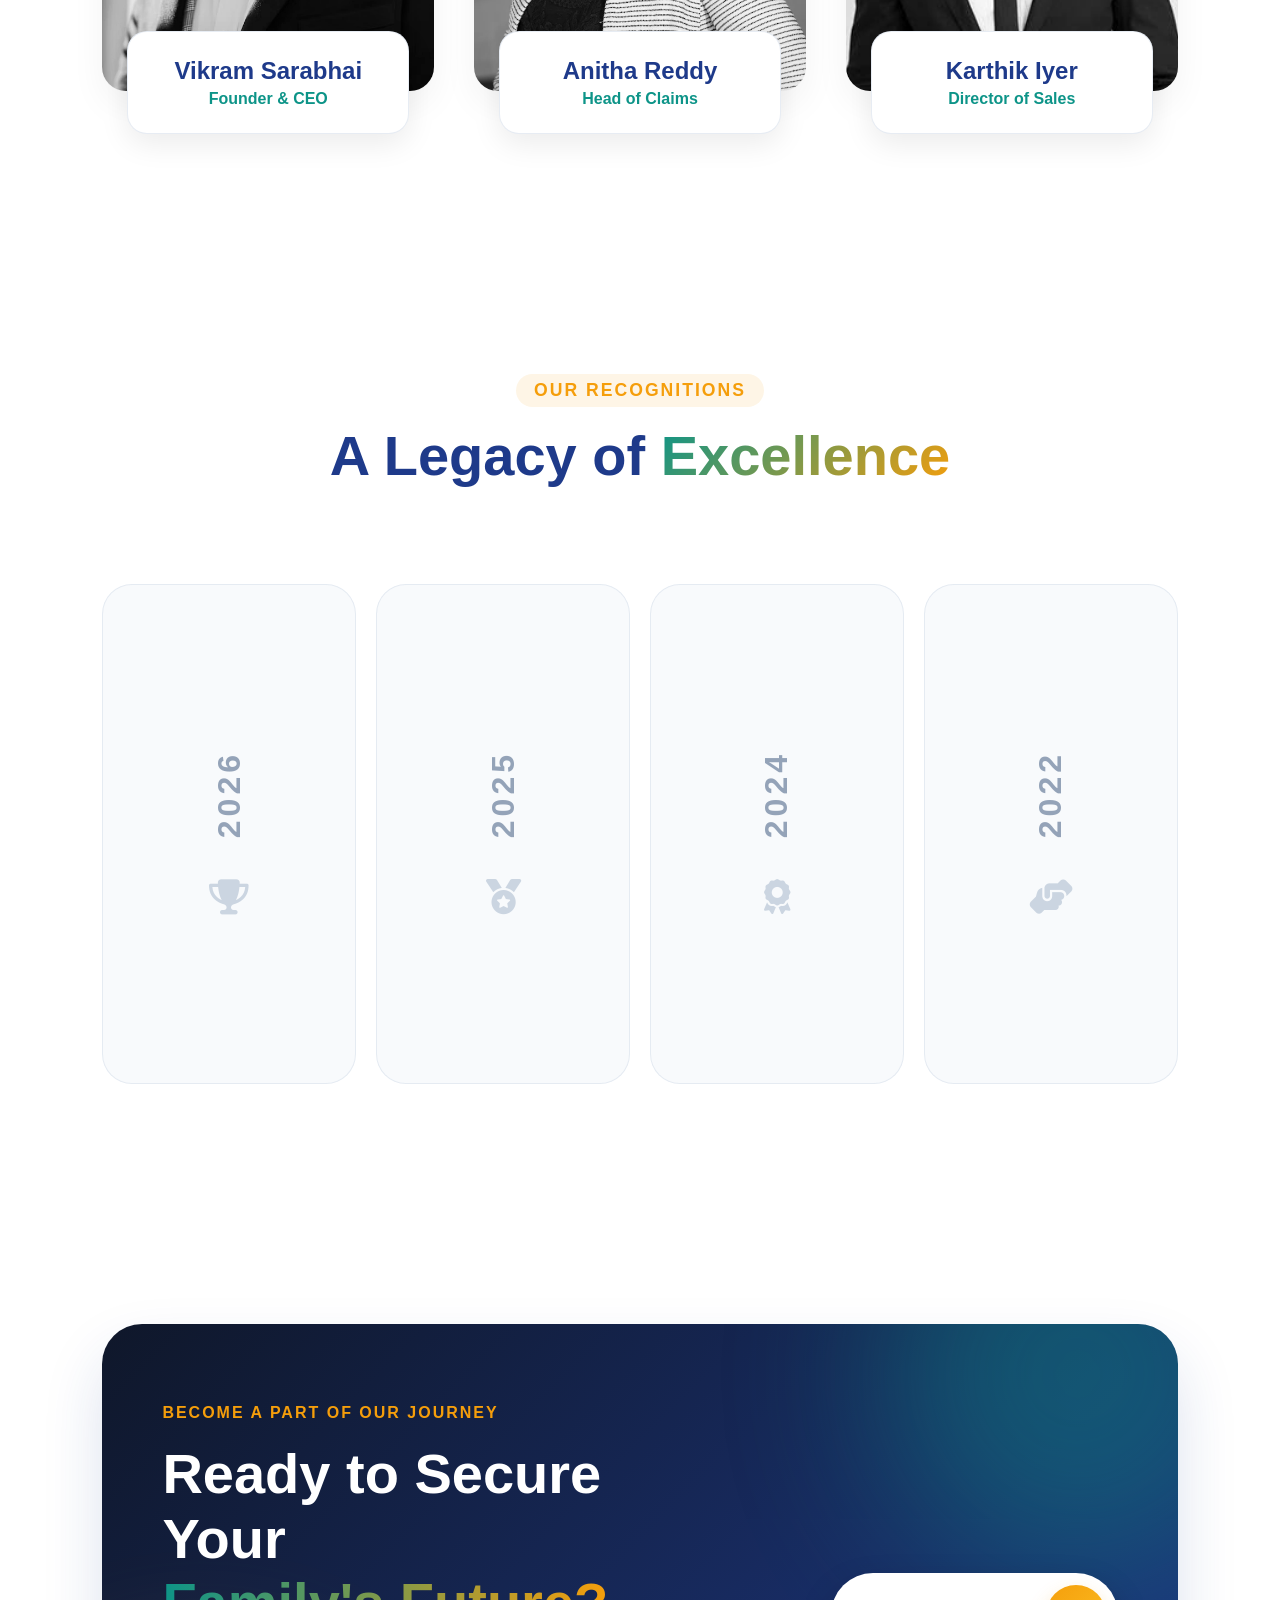
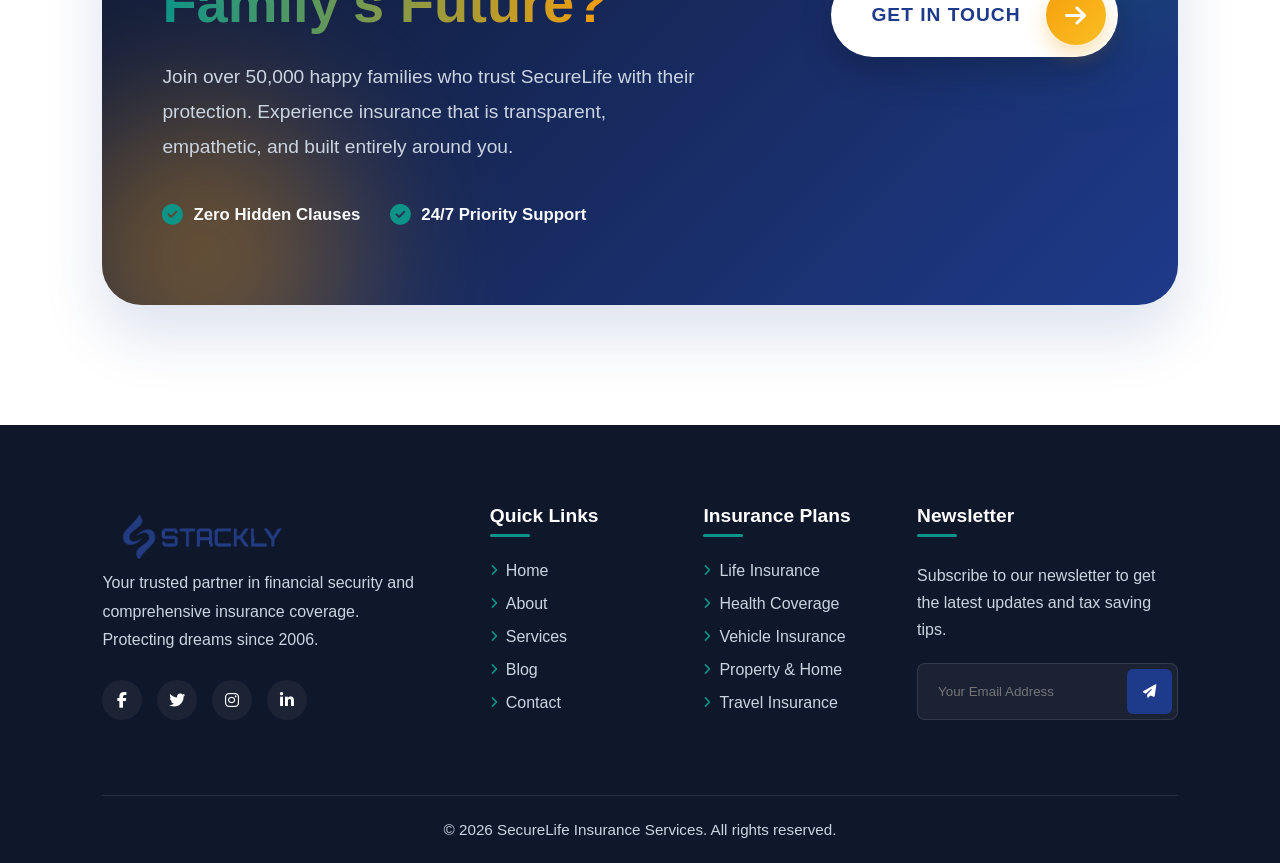
<file: about.html>
<!DOCTYPE html>
<html lang="en">

<head>
    <meta charset="UTF-8">
    <meta name="viewport" content="width=device-width, initial-scale=1.0">
    <title>About</title>
    <link rel="stylesheet" href="Insurance.css">
    <link rel="stylesheet" href="about.css">
    <link href="https://unpkg.com/aos@2.3.1/dist/aos.css" rel="stylesheet">
    <link rel="stylesheet" href="https://cdnjs.cloudflare.com/ajax/libs/font-awesome/6.4.0/css/all.min.css">
</head>

<body>

    <nav class="navbar">
         <a href="index.html" class="logo-container">
                    <img src="./asset/blue.webp" alt="Company Logo" class="logo-img">
                </a>

        <div class="nav-menu" id="nav-menu">
            <ul class="nav-links">
                <li><a href="index.html" class="nav-link">Home</a></li>
                <li><a href="about.html" class="nav-link active">About</a></li>
                <li><a href="services.html" class="nav-link">Services</a></li>
                <li><a href="blog.html" class="nav-link">Blog</a></li>
                <li><a href="contact.html" class="nav-link">Contact</a></li>
            </ul>
            <a href="login.html" class="login-btn">Login</a>
        </div>


        <div class="hamburger" id="hamburger">
            <span class="bar"></span>
            <span class="bar"></span>
            <span class="bar"></span>
        </div>
    </nav>


    <section id="about-hero" class="about-hero-section">
        <div class="hero-bg-zoom"></div>
        <div class="hero-overlay-gradient"></div>

        <div class="floating-orb orb-left"></div>
        <div class="floating-orb orb-right"></div>

        <div class="about-hero-content">
            <div class="gsap-reveal-wrapper">
                <span class="gsap-badge"><i class="fa-solid fa-award"></i> Excellence in Protection</span>
            </div>

            <h1 class="gsap-hero-title">
                <div class="gsap-reveal-wrapper">
                    <span class="title-line">Protecting Dreams,</span>
                </div>
                <div class="gsap-reveal-wrapper">
                    <span class="title-line highlight">Securing Futures</span>
                </div>
            </h1>

            <div class="gsap-reveal-wrapper">
                <p class="gsap-hero-text">We are more than just an insurance provider. We are your lifelong financial
                    partners committed to keeping your family safe and secure at every step of life.</p>
            </div>

            <div class="gsap-hero-stats">
                <div class="hero-stat">
                    <h3>20+</h3>
                    <span>Years Experience</span>
                </div>
                <div class="hero-stat-divider"></div>
                <div class="hero-stat">
                    <h3>50k+</h3>
                    <span>Happy Families</span>
                </div>
            </div>
        </div>
    </section>

    <section id="our-story" class="premium-story-section">
        <div class="story-wrapper">

            <div class="story-gallery" data-aos="fade-right" data-aos-duration="1200">
                <div class="gallery-bg-shape"></div>
                <img src="./asset/in8.webp" alt="Our History" class="main-gallery-img">

                <div class="story-glass-badge" data-aos="fade-up" data-aos-delay="400">
                    <div class="badge-icon-box">
                        <i class="fa-solid fa-seedling"></i>
                    </div>
                    <div class="badge-text-box">
                        <strong>Since 2006</strong>
                        <span>Protecting Lives</span>
                    </div>
                </div>
            </div>

            <div class="story-text-content">
                <h4 class="section-subtitle" data-aos="fade-left">OUR JOURNEY</h4>
                <h2 class="section-title" data-aos="fade-left" data-aos-delay="100">A Legacy Built on <br><span
                        class="highlight">Trust & Care</span></h2>

                <p class="story-paragraph" data-aos="fade-left" data-aos-delay="200">What started in 2006 as a small,
                    passionate team with a vision to make insurance transparent, has now grown into a nationwide family
                    of protectors. We saw how complex and daunting insurance could be for the common man, and we decided
                    to change that forever.</p>

                <p class="story-paragraph" data-aos="fade-left" data-aos-delay="300">Today, we are proud to stand beside
                    thousands of families during their most critical times, offering not just financial support, but a
                    shoulder to lean on. Our journey is defined by the promises we've kept.</p>

                <div class="premium-timeline" data-aos="fade-up" data-aos-delay="400">
                    <div class="timeline-track"></div>

                    <div class="timeline-node">
                        <div class="node-circle">
                            <div class="node-inner"></div>
                        </div>
                        <div class="node-content">
                            <h5>2006</h5>
                            <span>The Beginning</span>
                        </div>
                    </div>

                    <div class="timeline-node">
                        <div class="node-circle">
                            <div class="node-inner"></div>
                        </div>
                        <div class="node-content">
                            <h5>2015</h5>
                            <span>Digital First</span>
                        </div>
                    </div>

                    <div class="timeline-node">
                        <div class="node-circle active">
                            <div class="node-inner"></div>
                        </div>
                        <div class="node-content">
                            <h5>2026</h5>
                            <span>50k+ Families</span>
                        </div>
                    </div>
                </div>
            </div>

        </div>
    </section>

    <section id="mission-vision" class="elite-mv-section">
        <div class="elite-header" data-aos="fade-up">
            <h4 class="section-subtitle">OUR PURPOSE</h4>
            <h2 class="section-title">The Driving Force Behind <span class="highlight">SecureLife</span></h2>
        </div>

        <div class="elite-mv-grid">

            <div class="elite-panel" data-aos="fade-up" data-aos-delay="100">
                <div class="panel-bg mission-bg"></div>
                <div class="panel-overlay blue-overlay"></div>
                <div class="panel-content">
                    <div class="panel-icon-top">
                        <i class="fa-solid fa-bullseye"></i>
                    </div>
                    <h3 class="panel-title">Our Mission</h3>
                    <p class="panel-text">To provide accessible, transparent, and comprehensive insurance solutions that
                        protect our clients' present and secure their future. We deliver exceptional service with
                        unmatched empathy and absolute integrity.</p>
                    <a href="404.html" class="panel-link">Explore Mission <i
                            class="fa-solid fa-arrow-right-long"></i></a>
                </div>
            </div>

            <div class="elite-panel" data-aos="fade-up" data-aos-delay="300">
                <div class="panel-bg vision-bg"></div>
                <div class="panel-overlay teal-overlay"></div>
                <div class="panel-content">
                    <div class="panel-icon-top">
                        <i class="fa-solid fa-eye"></i>
                    </div>
                    <h3 class="panel-title">Our Vision</h3>
                    <p class="panel-text">To emerge as the most trusted and innovative global insurance partner. We
                        pioneer digital transformations that empower every family and business to live fearlessly with
                        absolute peace of mind.</p>
                    <a href="404.html" class="panel-link">Explore Vision <i
                            class="fa-solid fa-arrow-right-long"></i></a>
                </div>
            </div>

        </div>
    </section>

    <section id="core-values" class="ux-values-section">
        <div class="ux-values-header" data-aos="fade-down">
            <h4 class="ux-subtitle">OUR PRINCIPLES</h4>
            <h2 class="ux-title">The Pillars of <span class="ux-highlight">SecureLife</span></h2>
        </div>

        <div class="ux-values-grid">

            <div class="ux-card card-down" data-aos="fade-up" data-aos-delay="100">
                <div class="ux-card-bg" style="background-image: url('./asset/in1.webp');"></div>
                <div class="ux-card-overlay blue-gradient"></div>
                <div class="ux-card-content">
                    <div class="ux-top-row">
                        <span class="ux-number">01</span>
                        <div class="ux-icon icon-blue"><i class="fa-solid fa-shield-halved"></i></div>
                    </div>
                    <h3 class="ux-card-title">Absolute Trust</h3>
                    <p class="ux-card-desc">Trust is the foundation of our business. We safeguard your assets and your
                        future with unwavering reliability, ensuring that we are always there when you need us the most.
                    </p>
                    <div class="ux-hover-line line-gold"></div>
                </div>
            </div>

            <div class="ux-card card-up" data-aos="fade-up" data-aos-delay="300">
                <div class="ux-card-bg" style="background-image: url('./asset/in2.webp');"></div>
                <div class="ux-card-overlay teal-gradient"></div>
                <div class="ux-card-content">
                    <div class="ux-top-row">
                        <span class="ux-number">02</span>
                        <div class="ux-icon icon-teal"><i class="fa-solid fa-scale-balanced"></i></div>
                    </div>
                    <h3 class="ux-card-title">100% Transparency</h3>
                    <p class="ux-card-desc">No hidden clauses, no fine print surprises. We believe in clear, honest
                        communication so you know exactly what your policy covers and what to expect during a claim.</p>
                    <div class="ux-hover-line line-gold"></div>
                </div>
            </div>

            <div class="ux-card card-down" data-aos="fade-up" data-aos-delay="500">
                <div class="ux-card-bg" style="background-image: url('./asset/in3.webp');"></div>
                <div class="ux-card-overlay blue-gradient"></div>
                <div class="ux-card-content">
                    <div class="ux-top-row">
                        <span class="ux-number">03</span>
                        <div class="ux-icon icon-gold"><i class="fa-solid fa-user-shield"></i></div>
                    </div>
                    <h3 class="ux-card-title">Customer First</h3>
                    <p class="ux-card-desc">Every decision, innovation, and policy we design revolves around your needs.
                        We are dedicated to providing a seamless, stress-free experience from day one.</p>
                    <div class="ux-hover-line line-gold"></div>
                </div>
            </div>

        </div>
    </section>

    <section id="our-experts" class="premium-expert-section">
        <div class="expert-header" data-aos="fade-up">
            <h4 class="section-subtitle">LEADERSHIP TEAM</h4>
            <h2 class="section-title">Meet Our <span class="highlight">Experts</span></h2>
            <p class="expert-subtitle-text">The visionary minds and compassionate hearts driving SecureLife's mission to
                protect what matters most to you.</p>
        </div>

        <div class="expert-grid">

            <div class="expert-card" data-aos="fade-up" data-aos-delay="100">
                <div class="expert-img-wrapper">
                    <div class="expert-overlay"></div>
                    <img src="./asset/man1 (2).webp" alt="Vikram Sarabhai">
                </div>
                <div class="expert-info-box">
                    <div class="expert-primary-info">
                        <h3>Vikram Sarabhai</h3>
                        <span>Founder & CEO</span>
                    </div>
                    <div class="expert-social-reveal">
                        <div class="social-divider"></div>
                        <div class="social-links-wrapper">
                            <a href="404.html" class="social-icon"><i class="fa-brands fa-linkedin-in"></i></a>
                            <a href="404.html" class="social-icon"><i class="fa-brands fa-twitter"></i></a>
                            <a href="404.html" class="social-icon"><i class="fa-solid fa-envelope"></i></a>
                        </div>
                    </div>
                </div>
            </div>

            <div class="expert-card" data-aos="fade-up" data-aos-delay="300">
                <div class="expert-img-wrapper">
                    <div class="expert-overlay"></div>
                    <img src="./asset/woman2 (2).webp" alt="Anitha Reddy">
                </div>
                <div class="expert-info-box">
                    <div class="expert-primary-info">
                        <h3>Anitha Reddy</h3>
                        <span>Head of Claims</span>
                    </div>
                    <div class="expert-social-reveal">
                        <div class="social-divider"></div>
                        <div class="social-links-wrapper">
                            <a href="404.html" class="social-icon"><i class="fa-brands fa-linkedin-in"></i></a>
                            <a href="404.html" class="social-icon"><i class="fa-brands fa-twitter"></i></a>
                            <a href="404.html" class="social-icon"><i class="fa-solid fa-envelope"></i></a>
                        </div>
                    </div>
                </div>
            </div>

            <div class="expert-card" data-aos="fade-up" data-aos-delay="500">
                <div class="expert-img-wrapper">
                    <div class="expert-overlay"></div>
                    <img src="./asset/man1.webp" alt="Karthik Iyer">
                </div>
                <div class="expert-info-box">
                    <div class="expert-primary-info">
                        <h3>Karthik Iyer</h3>
                        <span>Director of Sales</span>
                    </div>
                    <div class="expert-social-reveal">
                        <div class="social-divider"></div>
                        <div class="social-links-wrapper">
                            <a href="404.html" class="social-icon"><i class="fa-brands fa-linkedin-in"></i></a>
                            <a href="404.html" class="social-icon"><i class="fa-brands fa-twitter"></i></a>
                            <a href="404.html" class="social-icon"><i class="fa-solid fa-envelope"></i></a>
                        </div>
                    </div>
                </div>
            </div>

        </div>
    </section>


    <section id="awards" class="premium-expanding-awards">
        <div class="awards-header" data-aos="fade-up">
            <h4 class="section-subtitle">OUR RECOGNITIONS</h4>
            <h2 class="section-title">A Legacy of <span class="highlight">Excellence</span></h2>
        </div>

        <div class="expanding-container" data-aos="fade-up" data-aos-delay="200">

            <div class="expanding-panel panel-blue">
                <div class="panel-bg-img" style="background-image: url('./asset/in1.webp');"></div>
                <div class="panel-overlay overlay-blue"></div>
                <div class="panel-collapsed-view">
                    <span class="collapsed-year">2026</span>
                    <div class="collapsed-icon"><i class="fa-solid fa-trophy"></i></div>
                </div>
                <div class="panel-expanded-view">
                    <div class="expanded-icon"><i class="fa-solid fa-trophy"></i></div>
                    <div class="expanded-content">
                        <span class="expanded-year">2026</span>
                        <h3>Best Claim Settlement Ratio</h3>
                        <p>National Insurance Summit</p>
                    </div>
                </div>
            </div>

            <div class="expanding-panel panel-teal">
                <div class="panel-bg-img" style="background-image: url('./asset/in2.webp');"></div>
                <div class="panel-overlay overlay-teal"></div>
                <div class="panel-collapsed-view">
                    <span class="collapsed-year">2025</span>
                    <div class="collapsed-icon"><i class="fa-solid fa-medal"></i></div>
                </div>
                <div class="panel-expanded-view">
                    <div class="expanded-icon"><i class="fa-solid fa-medal"></i></div>
                    <div class="expanded-content">
                        <span class="expanded-year">2025</span>
                        <h3>Customer Choice Award</h3>
                        <p>Global Finance Excellence</p>
                    </div>
                </div>
            </div>

            <div class="expanding-panel panel-gold">
                <div class="panel-bg-img" style="background-image: url('./asset/in3.webp');"></div>
                <div class="panel-overlay overlay-gold"></div>
                <div class="panel-collapsed-view">
                    <span class="collapsed-year">2024</span>
                    <div class="collapsed-icon"><i class="fa-solid fa-award"></i></div>
                </div>
                <div class="panel-expanded-view">
                    <div class="expanded-icon"><i class="fa-solid fa-award"></i></div>
                    <div class="expanded-content">
                        <span class="expanded-year">2024</span>
                        <h3>Most Innovative Digital Process</h3>
                        <p>TechInsure India Awards</p>
                    </div>
                </div>
            </div>

            <div class="expanding-panel panel-blue">
                <div class="panel-bg-img" style="background-image: url('./asset/in4.webp');"></div>
                <div class="panel-overlay overlay-blue"></div>
                <div class="panel-collapsed-view">
                    <span class="collapsed-year">2022</span>
                    <div class="collapsed-icon"><i class="fa-solid fa-handshake-angle"></i></div>
                </div>
                <div class="panel-expanded-view">
                    <div class="expanded-icon"><i class="fa-solid fa-handshake-angle"></i></div>
                    <div class="expanded-content">
                        <span class="expanded-year">2022</span>
                        <h3>Excellence in Customer Support</h3>
                        <p>Asian Financial Forum</p>
                    </div>
                </div>
            </div>

        </div>
    </section>

    <section id="about-cta" class="premium-cta-section">
        <div class="cta-immersive-banner" data-aos="zoom-in" data-aos-duration="1000">

            <div class="cta-glow-orb orb-teal"></div>
            <div class="cta-glow-orb orb-gold"></div>

            <div class="cta-content-wrapper">
                <div class="cta-text-side">
                    <h4 class="cta-subtitle">BECOME A PART OF OUR JOURNEY</h4>
                    <h2 class="cta-title">Ready to Secure Your <br><span class="cta-highlight">Family's Future?</span>
                    </h2>
                    <p class="cta-desc">Join over 50,000 happy families who trust SecureLife with their protection.
                        Experience insurance that is transparent, empathetic, and built entirely around you.</p>

                    <div class="cta-stats">
                        <div class="cta-stat-item">
                            <i class="fa-solid fa-check-circle"></i>
                            <span>Zero Hidden Clauses</span>
                        </div>
                        <div class="cta-stat-item">
                            <i class="fa-solid fa-check-circle"></i>
                            <span>24/7 Priority Support</span>
                        </div>
                    </div>
                </div>

                <div class="cta-action-side">
                    <a href="404.html" class="ultra-cta-btn">
                        <span class="btn-text">Get in Touch</span>
                        <span class="btn-icon-wrapper">
                            <i class="fa-solid fa-arrow-right"></i>
                        </span>
                    </a>
                </div>
            </div>

        </div>
    </section>




    <footer class="footer-section">
        <div class="footer-container">

            <div class="footer-brand">
                <a href="index.html" class="logo-container">
                    <img src="./asset/blue.webp" alt="Company Logo" class="logo-img">
                </a>
                <p class="footer-desc">Your trusted partner in financial security and comprehensive insurance coverage.
                    Protecting dreams since 2006.</p>
                <div class="social-links">
                    <a href="404.html"><i class="fa-brands fa-facebook-f"></i></a>
                    <a href="404.html"><i class="fa-brands fa-twitter"></i></a>
                    <a href="404.html"><i class="fa-brands fa-instagram"></i></a>
                    <a href="404.html"><i class="fa-brands fa-linkedin-in"></i></a>
                </div>
            </div>

            <div class="footer-links">
                <h4>Quick Links</h4>
                <ul>
                    <li><a href="index.html"><i class="fa-solid fa-angle-right"></i> Home </a></li>
                    <li><a href="about.html"><i class="fa-solid fa-angle-right"></i> About</a></li>
                    <li><a href="services.html"><i class="fa-solid fa-angle-right"></i> Services</a></li>
                    <li><a href="blog.html"><i class="fa-solid fa-angle-right"></i> Blog</a></li>
                    <li><a href="contact.html"><i class="fa-solid fa-angle-right"></i> Contact </a></li>
                </ul>
            </div>

            <div class="footer-links">
                <h4>Insurance Plans</h4>
                <ul>
                    <li><a href="404.html"><i class="fa-solid fa-angle-right"></i> Life Insurance</a></li>
                    <li><a href="404.html"><i class="fa-solid fa-angle-right"></i> Health Coverage</a></li>
                    <li><a href="404.html"><i class="fa-solid fa-angle-right"></i> Vehicle Insurance</a></li>
                    <li><a href="404.html"><i class="fa-solid fa-angle-right"></i> Property & Home</a></li>
                    <li><a href="404.html"><i class="fa-solid fa-angle-right"></i> Travel Insurance</a></li>
                </ul>
            </div>

            <div class="footer-newsletter">
                <h4>Newsletter</h4>
                <p>Subscribe to our newsletter to get the latest updates and tax saving tips.</p>


                <form id="footerNewsletterForm" novalidate style="position: relative; margin-bottom: 15px;">
                    <div class="newsletter-form">
                        <input type="email" id="footerEmailInput" placeholder="Your Email Address" required>
                        <button type="submit" id="footerSubscribeBtn"><i class="fa-solid fa-paper-plane"></i></button>
                    </div>

                    <span id="footerEmailError" class="newsletter-error-msg"></span>
                </form>


                <div id="footerSuccessMsg" class="newsletter-success-msg" style="display: none;">
                    <i class="fa-solid fa-circle-check"></i> Subscribed Successfully!
                </div>
            </div>

        </div>

        <div class="footer-bottom">
            <p>&copy; 2026 SecureLife Insurance Services. All rights reserved.</p>
        </div>
    </footer>

    <script src="main.js"></script>

    <script src="https://unpkg.com/aos@2.3.1/dist/aos.js"></script>


    <script>

        document.addEventListener("DOMContentLoaded", function () {
            AOS.init({
                duration: 1000,
                once: true,
                offset: 100,
                easing: 'ease-out-cubic'
            });
        });
    </script>
    <script>

        if (typeof gsap !== 'undefined') {
            const aboutHeroTl = gsap.timeline({ defaults: { ease: "power4.out" } });

            aboutHeroTl.from(".gsap-badge", {
                y: 50,
                opacity: 0,
                duration: 1.2,
                delay: 0.3
            })
                .from(".title-line", {
                    y: 100,
                    opacity: 0,
                    stagger: 0.2,
                    duration: 1.2,
                    rotationX: -20,
                    transformOrigin: "0% 50% -50"
                }, "-=0.8")
                .from(".gsap-hero-text", {
                    y: 40,
                    opacity: 0,
                    duration: 1.2
                }, "-=0.8")
                .from(".gsap-hero-stats", {
                    y: 50,
                    opacity: 0,
                    scale: 0.9,
                    duration: 1.5,
                    ease: "back.out(1.2)"
                }, "-=0.6")
                .from(".hero-stat", {
                    y: 20,
                    opacity: 0,
                    stagger: 0.2,
                    duration: 1
                }, "-=1");
        }
    </script>
</body>

</html>
</file>
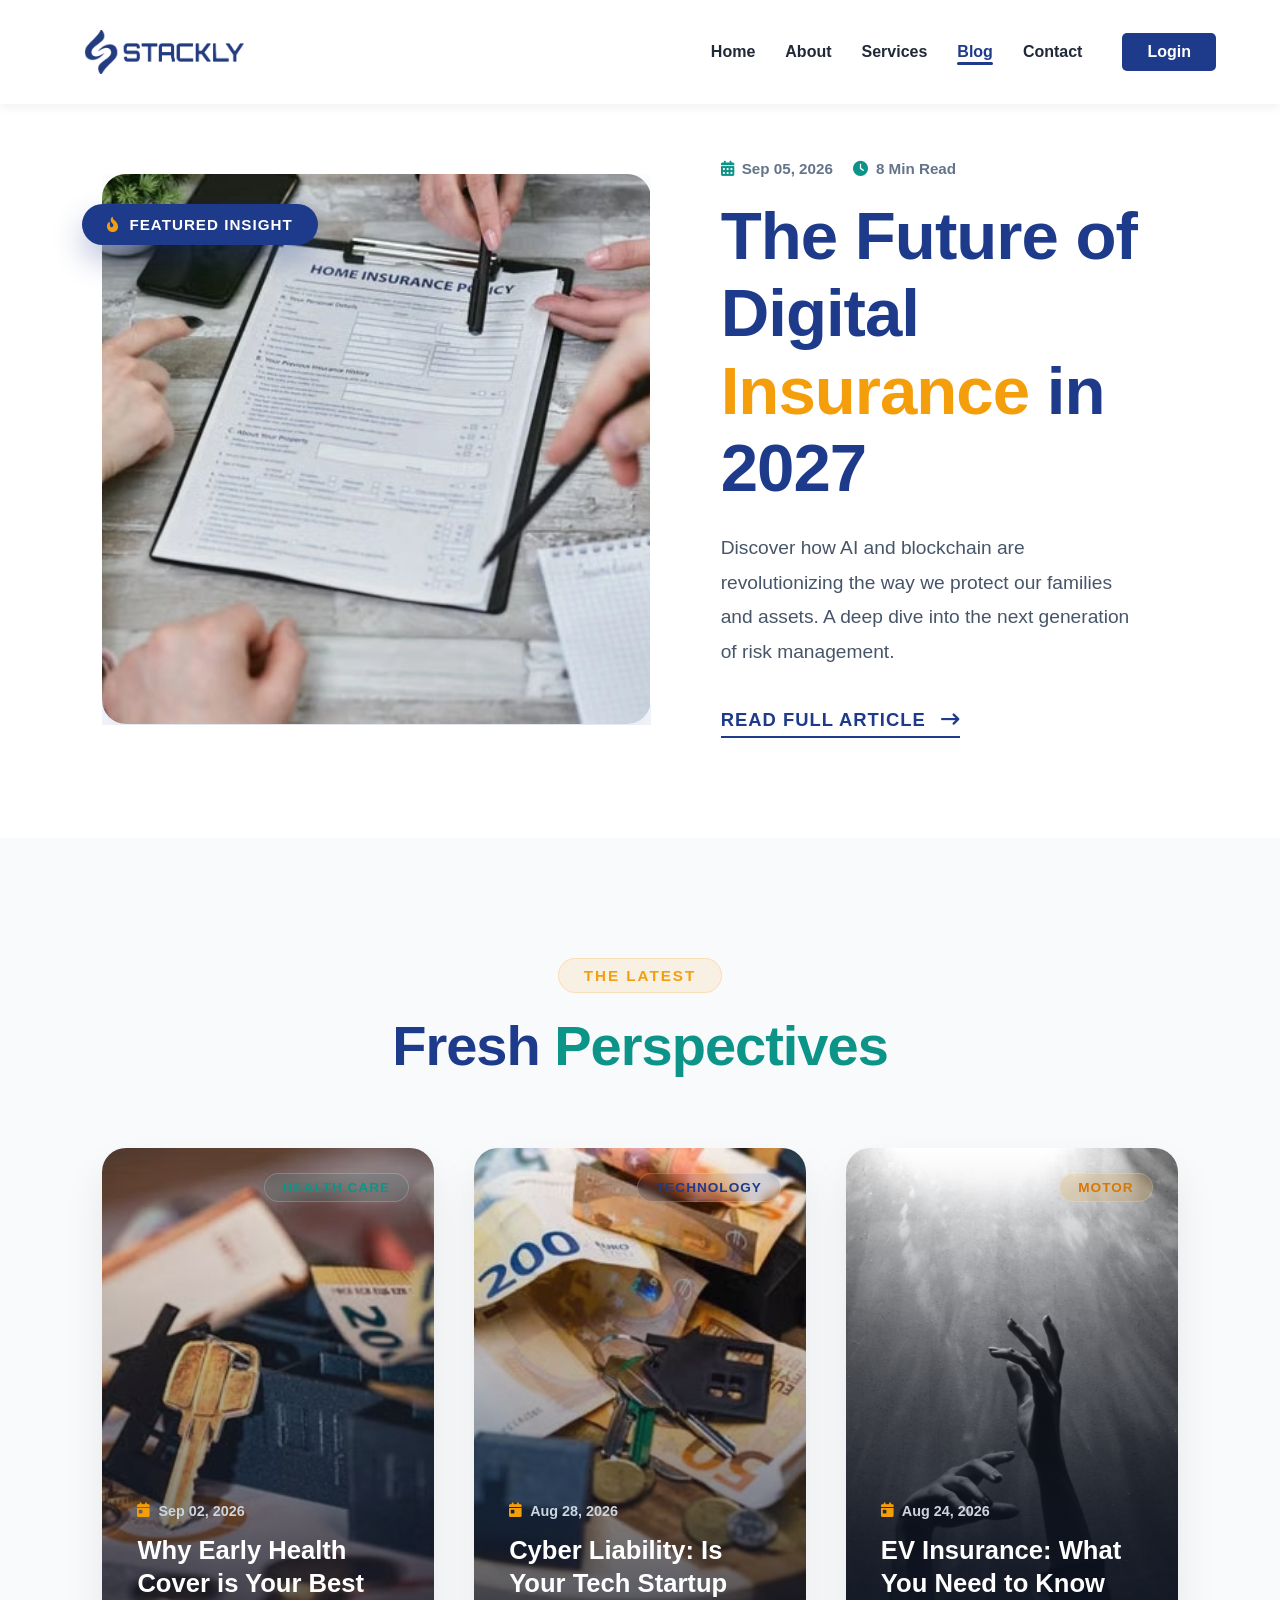
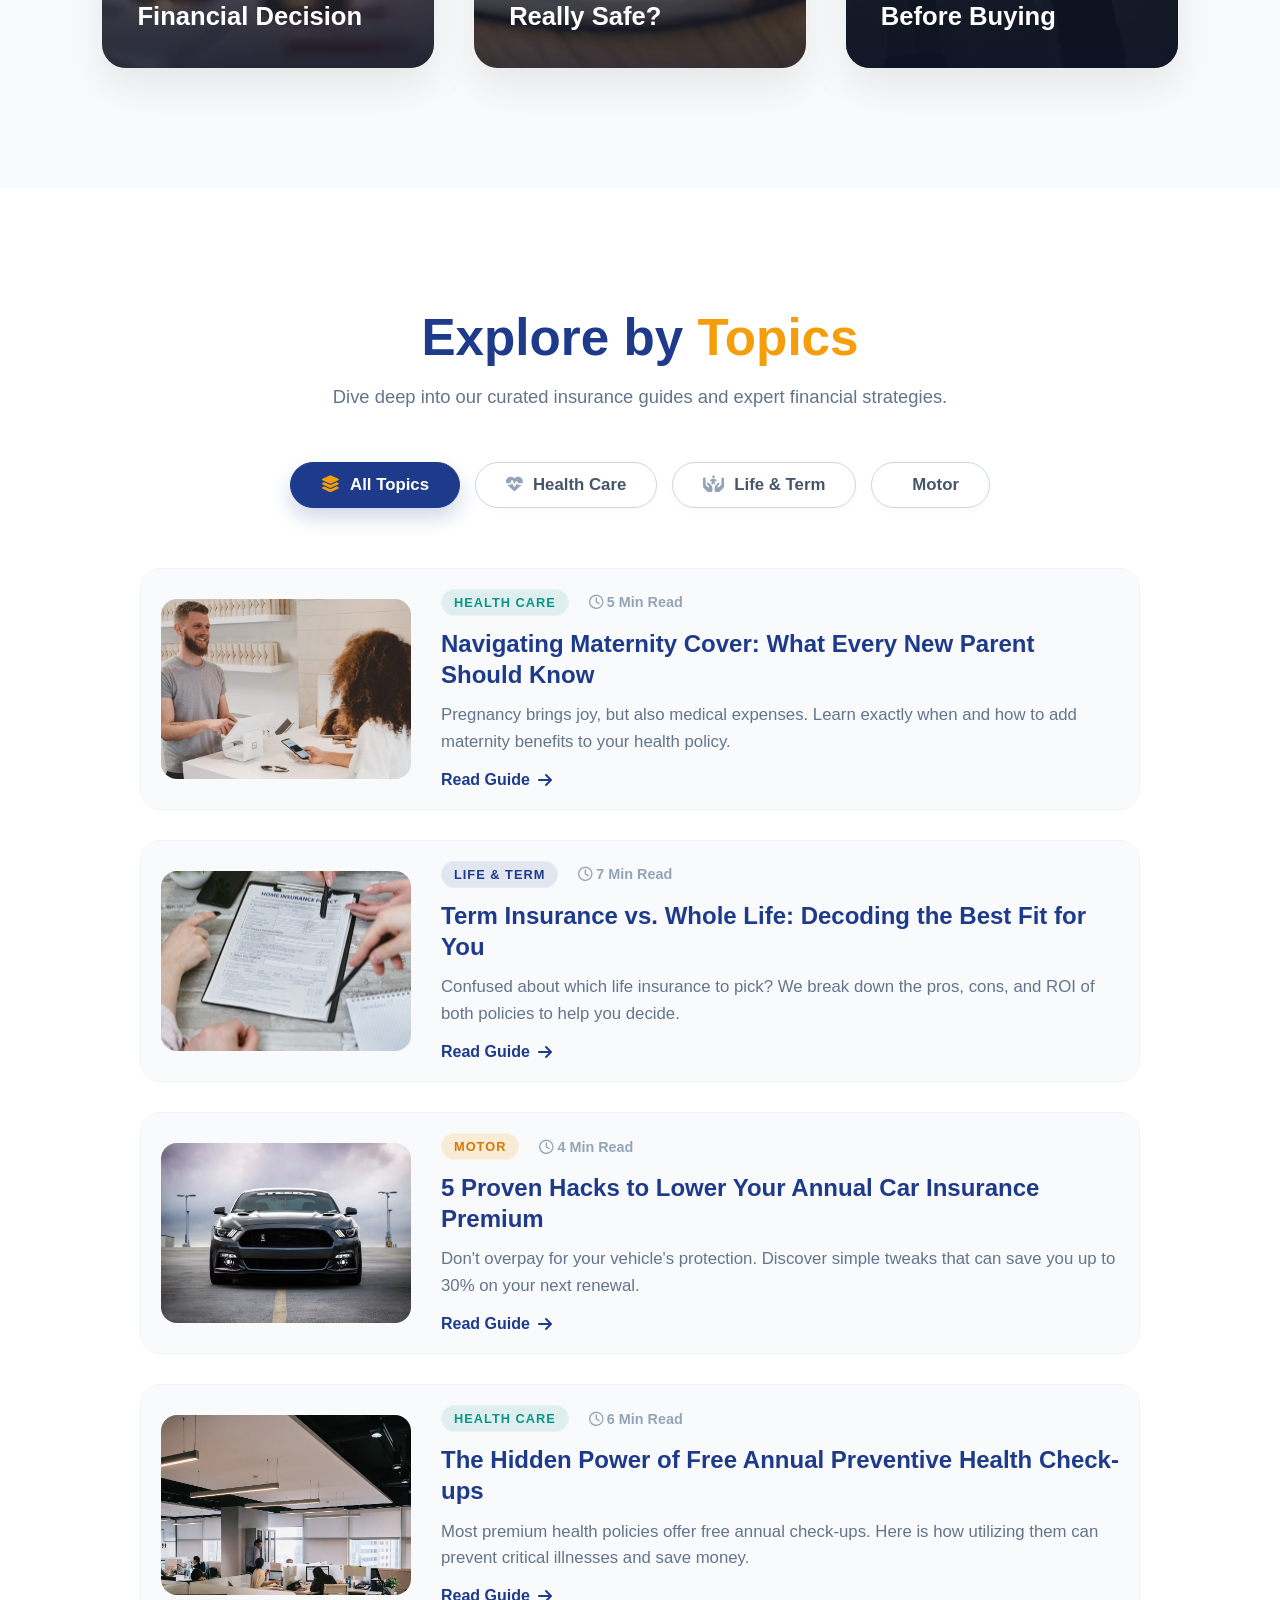
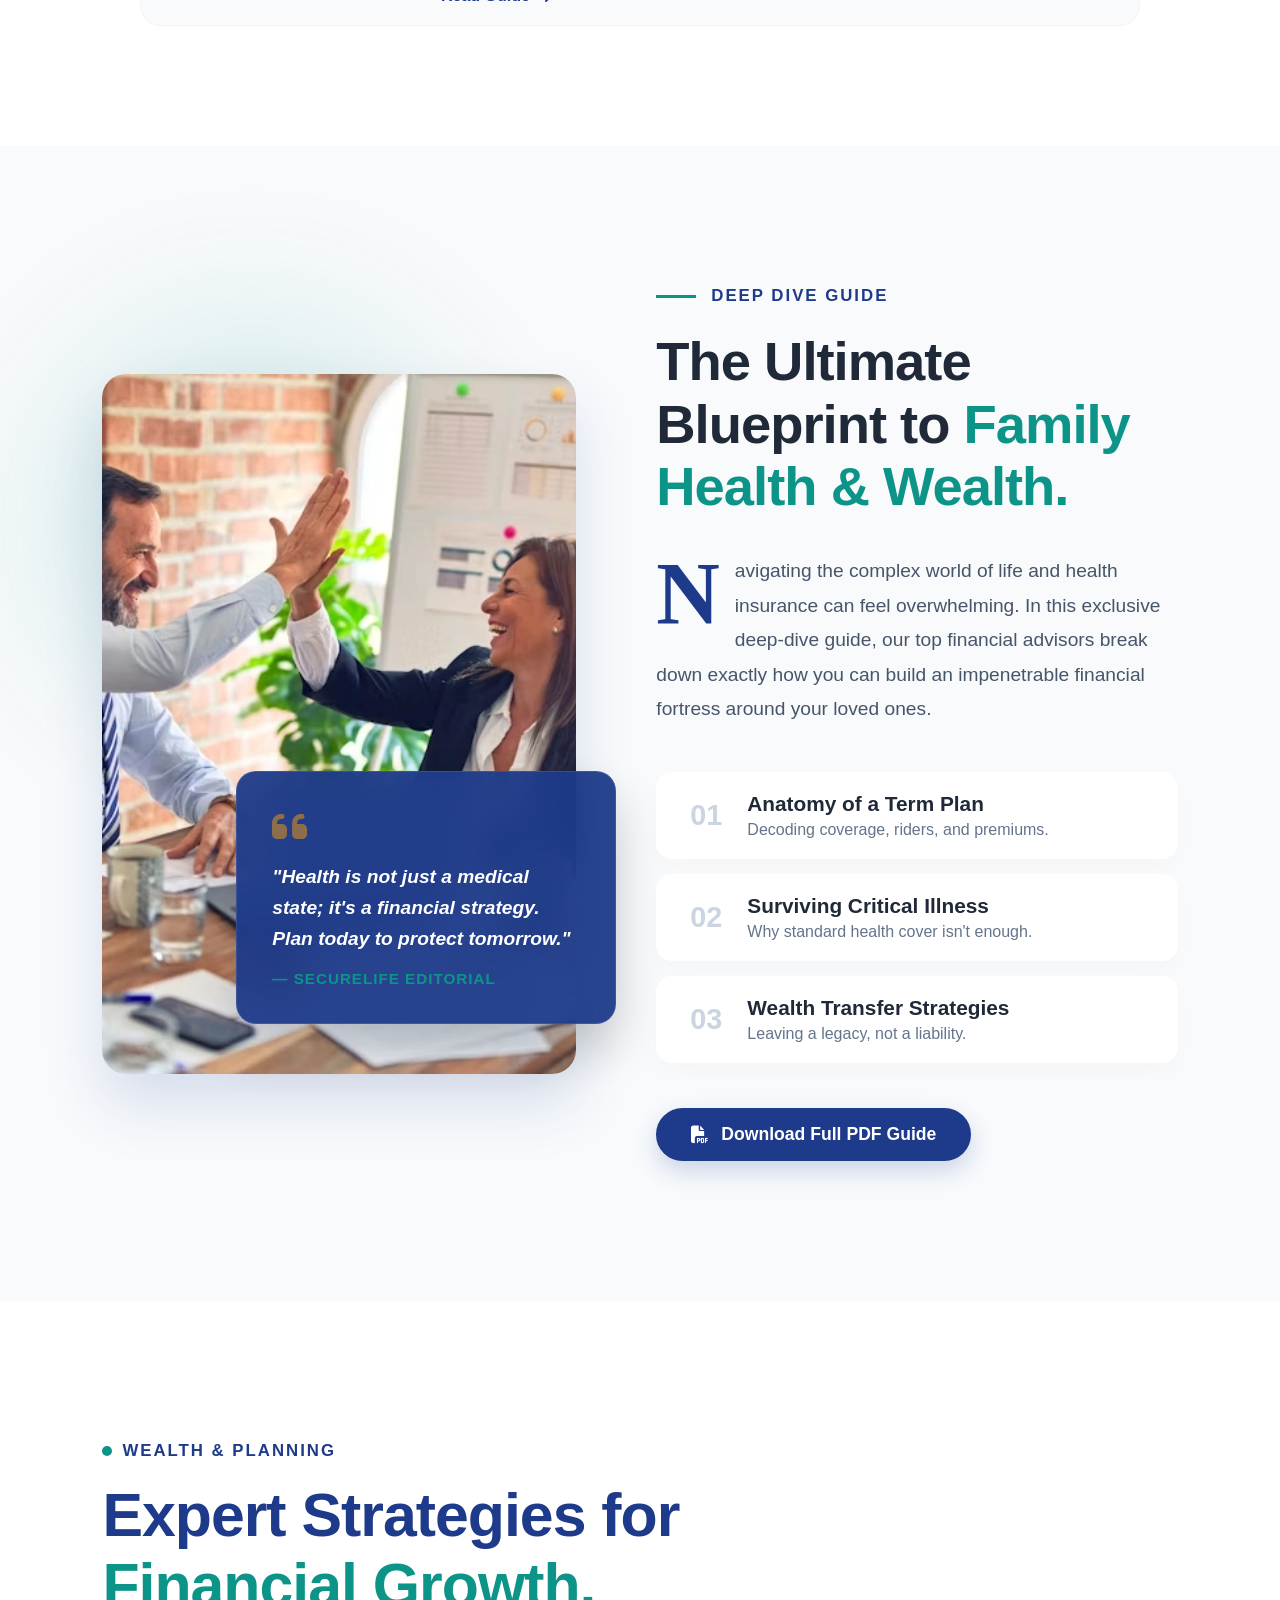
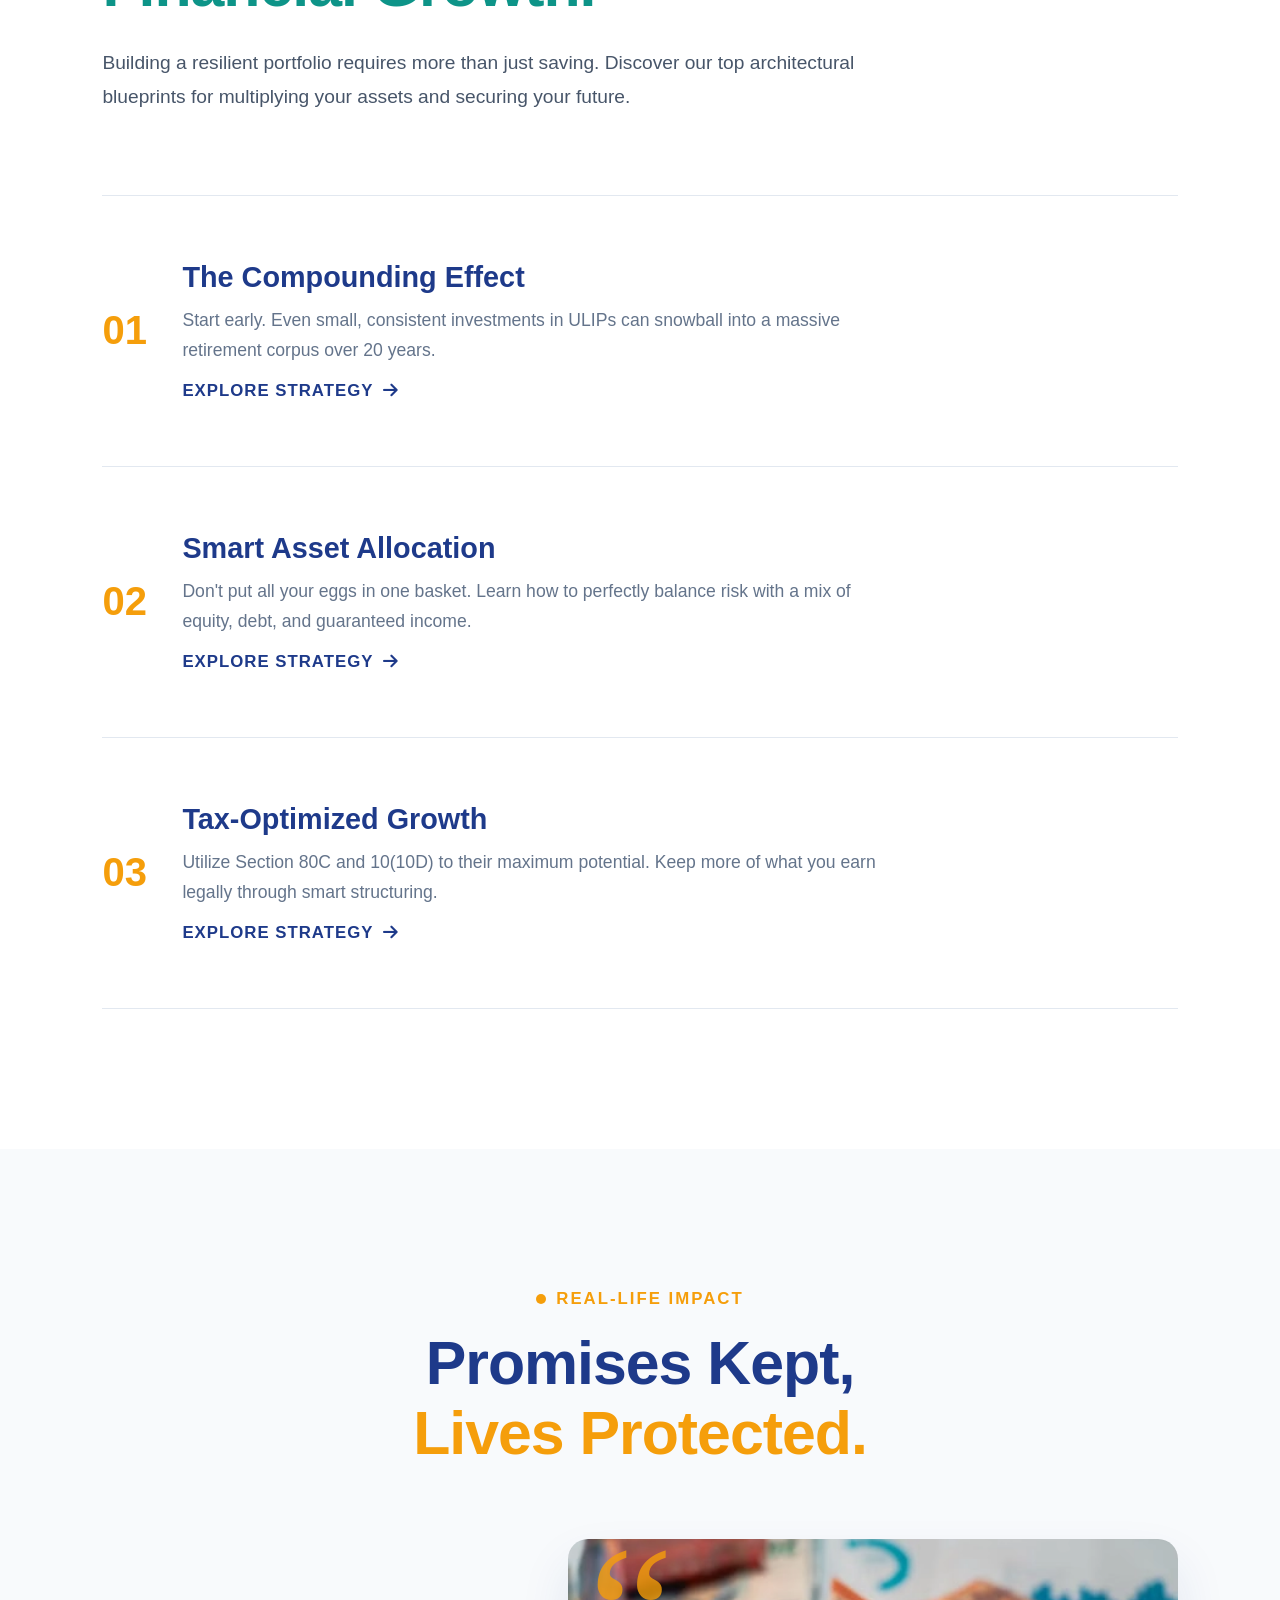
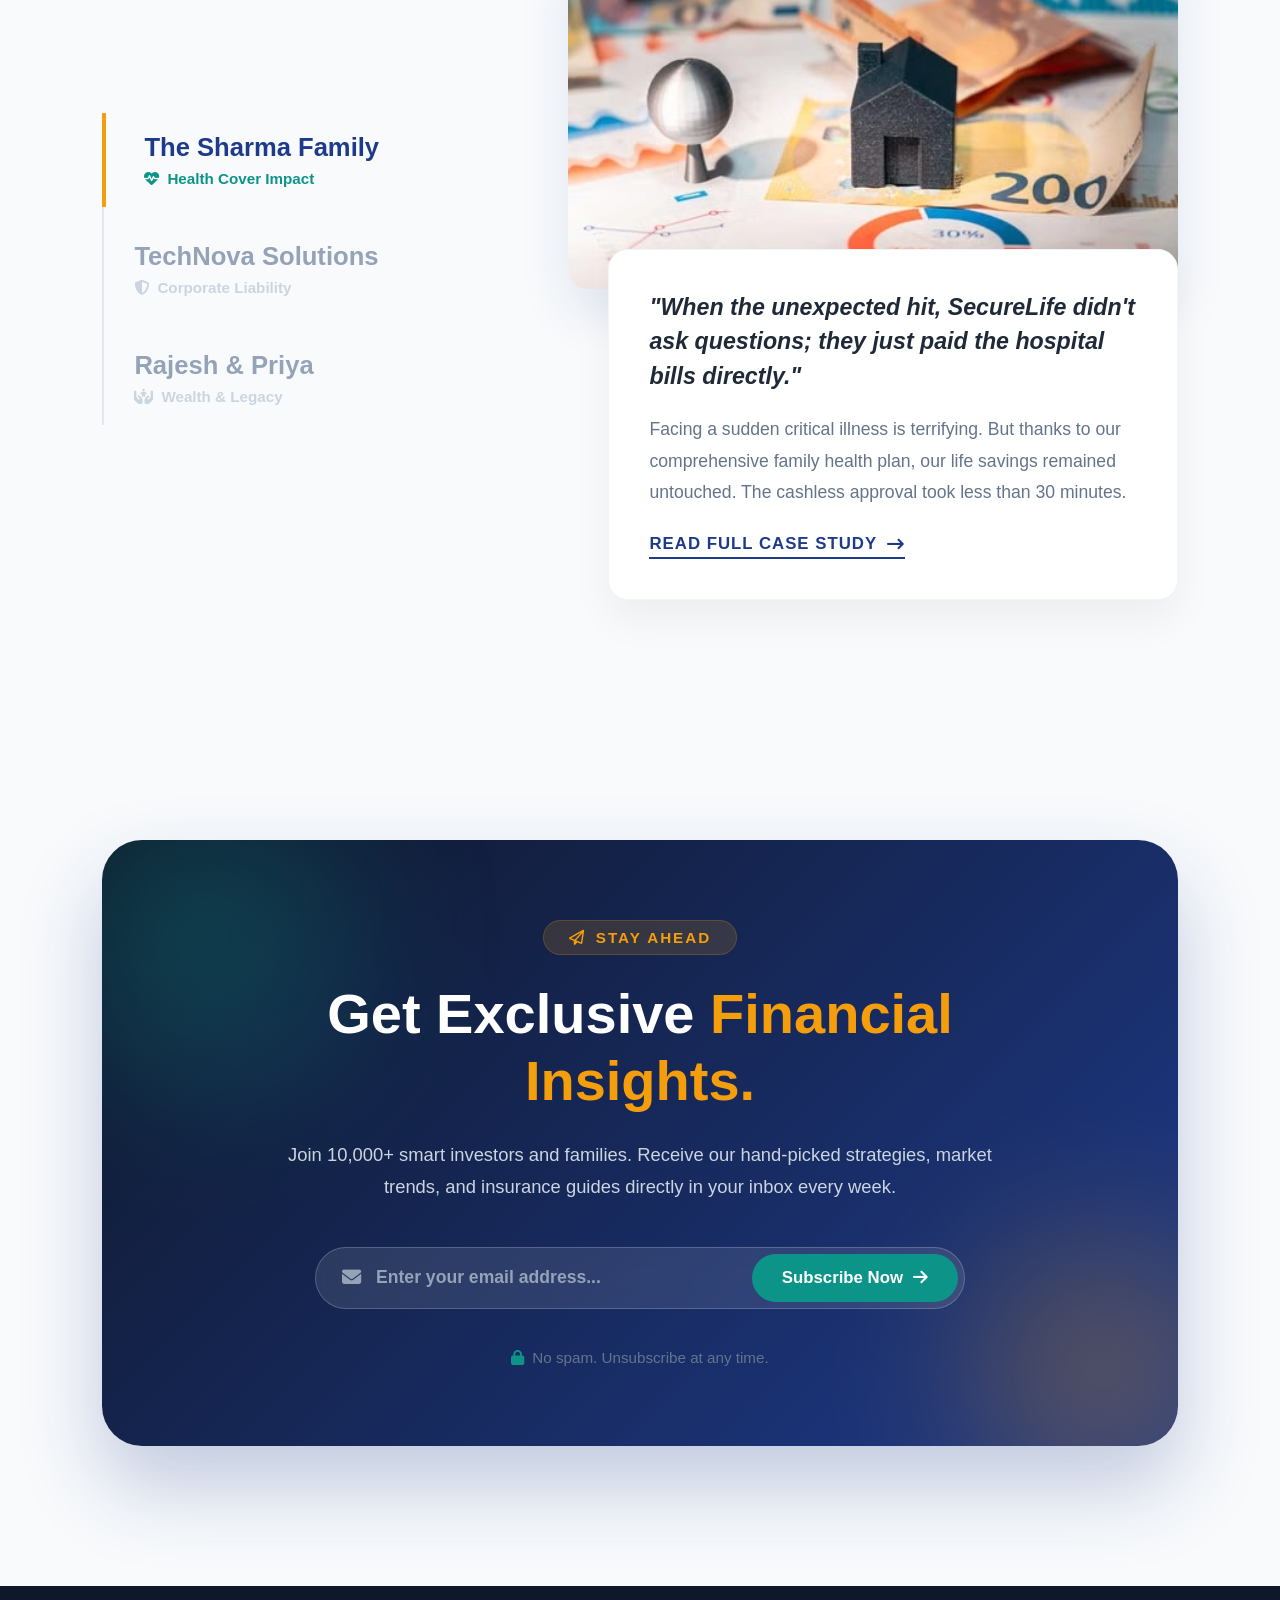
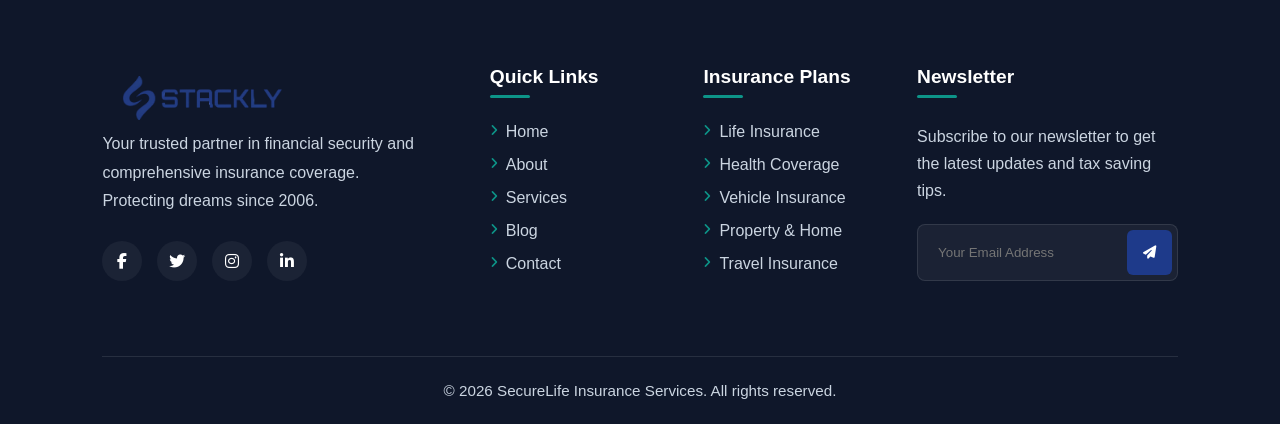
<file: blog.html>
<!DOCTYPE html>
<html lang="en">

<head>
    <meta charset="UTF-8">
    <meta name="viewport" content="width=device-width, initial-scale=1.0">
    <title>Blog</title>
    <link rel="stylesheet" href="Insurance.css">
    <link rel="stylesheet" href="blog.css">
    <link href="https://unpkg.com/aos@2.3.1/dist/aos.css" rel="stylesheet">
    <link rel="stylesheet" href="https://cdnjs.cloudflare.com/ajax/libs/font-awesome/6.4.0/css/all.min.css">
</head>

<body>

    <nav class="navbar">
        <a href="index.html" class="logo-container">
                    <img src="./asset/blue.webp" alt="Company Logo" class="logo-img">
                </a>

        <div class="nav-menu" id="nav-menu">
            <ul class="nav-links">
                <li><a href="index.html" class="nav-link">Home</a></li>
                <li><a href="about.html" class="nav-link">About</a></li>
                <li><a href="services.html" class="nav-link">Services</a></li>
                <li><a href="blog.html" class="nav-link active">Blog</a></li>
                <li><a href="contact.html" class="nav-link">Contact</a></li>
            </ul>
            <a href="login.html" class="login-btn">Login</a>
        </div>


        <div class="hamburger" id="hamburger">
            <span class="bar"></span>
            <span class="bar"></span>
            <span class="bar"></span>
        </div>
    </nav>


    <section id="blog-hero" class="premium-blog-hero">
        <div class="blog-hero-container">

            <div class="hero-article-visual">
                <div class="css-image-reveal">
                    <img src="./asset/in3.webp" alt="Featured Article" class="featured-img">
                </div>
                <div class="floating-category css-float-anim">
                    <i class="fa-solid fa-fire-flame-curved"></i> Featured Insight
                </div>
            </div>

            <div class="hero-article-content">
                <div class="article-meta css-fade-up delay-1">
                    <span class="meta-date"><i class="fa-solid fa-calendar-days"></i> Sep 05, 2026</span>
                    <span class="meta-read"><i class="fa-solid fa-clock"></i> 8 Min Read</span>
                </div>

                <h1 class="featured-title css-fade-up delay-2">
                    The Future of Digital <span class="text-gold">Insurance</span> in 2027
                </h1>

                <p class="featured-excerpt css-fade-up delay-3">
                    Discover how AI and blockchain are revolutionizing the way we protect our families and assets. A
                    deep dive into the next generation of risk management.
                </p>

                <div class="css-fade-up delay-4">
                    <a href="404.html" class="read-article-btn">
                        <span>Read Full Article</span>
                        <i class="fa-solid fa-arrow-right-long"></i>
                    </a>
                </div>
            </div>

        </div>
    </section>

    <section id="latest-insights" class="premium-aligned-insights">


        <div class="insights-centered-header css-slide-up delay-1">
            <span class="insights-pill-badge">THE LATEST</span>
            <h2 class="insights-main-title">Fresh <span class="text-teal">Perspectives</span></h2>
        </div>


        <div class="equal-pillar-grid">


            <article class="pillar-card css-slide-up delay-2">
                <img src="./asset/in4.webp" alt="Health Insurance" class="pillar-img">
                <div class="pillar-overlay overlay-teal"></div>

                <div class="pillar-tag tag-teal">Health Care</div>

                <div class="pillar-content">
                    <span class="pillar-date"><i class="fa-solid fa-calendar-day"></i> Sep 02, 2026</span>
                    <h3 class="pillar-heading">Why Early Health Cover is Your Best Financial Decision</h3>

                    <div class="pillar-hover-reveal">
                        <p class="pillar-desc">Rising medical costs mean that securing health insurance in your 20s is a
                            critical necessity to protect your savings.</p>
                        <a href="404.html" class="pillar-link">Read Story <i
                                class="fa-solid fa-arrow-right-long"></i></a>
                    </div>
                </div>
            </article>


            <article class="pillar-card css-slide-up delay-3">
                <img src="./asset/in6.webp" alt="Cyber Security" class="pillar-img">
                <div class="pillar-overlay overlay-blue"></div>

                <div class="pillar-tag tag-blue">Technology</div>

                <div class="pillar-content">
                    <span class="pillar-date"><i class="fa-solid fa-calendar-day"></i> Aug 28, 2026</span>
                    <h3 class="pillar-heading">Cyber Liability: Is Your Tech Startup Really Safe?</h3>

                    <div class="pillar-hover-reveal">
                        <p class="pillar-desc">Data breaches can bankrupt small businesses. Learn how cyber insurance
                            acts as your ultimate digital shield.</p>
                        <a href="404.html" class="pillar-link">Read Story <i
                                class="fa-solid fa-arrow-right-long"></i></a>
                    </div>
                </div>
            </article>


            <article class="pillar-card css-slide-up delay-4">
                <img src="./asset/in9.webp" alt="EV Insurance" class="pillar-img">
                <div class="pillar-overlay overlay-gold"></div>

                <div class="pillar-tag tag-gold">Motor</div>

                <div class="pillar-content">
                    <span class="pillar-date"><i class="fa-solid fa-calendar-day"></i> Aug 24, 2026</span>
                    <h3 class="pillar-heading">EV Insurance: What You Need to Know Before Buying</h3>

                    <div class="pillar-hover-reveal">
                        <p class="pillar-desc">Electric vehicles require specialized coverage. Discover the unique
                            elements of EV motor protection.</p>
                        <a href="404.html" class="pillar-link">Read Story <i
                                class="fa-solid fa-arrow-right-long"></i></a>
                    </div>
                </div>
            </article>

        </div>
    </section>


    <section id="explore-topics" class="premium-topics-section">
        <div class="topics-header css-fade-up">
            <h2 class="topics-main-title">Explore by <span class="text-gold">Topics</span></h2>
            <p class="topics-subtitle">Dive deep into our curated insurance guides and expert financial strategies.</p>
        </div>

        <div class="topics-filter-container">

            <input type="radio" name="topic-filter" id="filter-all" checked>
            <input type="radio" name="topic-filter" id="filter-health">
            <input type="radio" name="topic-filter" id="filter-life">
            <input type="radio" name="topic-filter" id="filter-motor">


            <div class="pill-controls-wrapper css-fade-up delay-1">
                <label for="filter-all" class="pill-btn"><i class="fa-solid fa-layer-group"></i> All Topics</label>
                <label for="filter-health" class="pill-btn"><i class="fa-solid fa-heart-pulse"></i> Health Care</label>
                <label for="filter-life" class="pill-btn"><i class="fa-solid fa-hands-holding-child"></i> Life &
                    Term</label>
                <label for="filter-motor" class="pill-btn"><i class="fa-solid fa-car-shield"></i> Motor</label>
            </div>


            <div class="topics-list-wrapper css-fade-up delay-2">


                <article class="horizontal-topic-card item-health">
                    <div class="ht-image-box">
                        <img src="./asset/in1.webp" alt="Health Guide">
                    </div>
                    <div class="ht-content-box">
                        <div class="ht-meta">
                            <span class="ht-tag tag-teal">Health Care</span>
                            <span class="ht-date"><i class="fa-regular fa-clock"></i> 5 Min Read</span>
                        </div>
                        <h3 class="ht-title">Navigating Maternity Cover: What Every New Parent Should Know</h3>
                        <p class="ht-desc">Pregnancy brings joy, but also medical expenses. Learn exactly when and how
                            to add maternity benefits to your health policy.</p>
                        <a href="404.html" class="ht-read-link">Read Guide <i class="fa-solid fa-arrow-right"></i></a>
                    </div>
                </article>


                <article class="horizontal-topic-card item-life">
                    <div class="ht-image-box">
                        <img src="./asset/in3.webp" alt="Life Guide">
                    </div>
                    <div class="ht-content-box">
                        <div class="ht-meta">
                            <span class="ht-tag tag-blue">Life & Term</span>
                            <span class="ht-date"><i class="fa-regular fa-clock"></i> 7 Min Read</span>
                        </div>
                        <h3 class="ht-title">Term Insurance vs. Whole Life: Decoding the Best Fit for You</h3>
                        <p class="ht-desc">Confused about which life insurance to pick? We break down the pros, cons,
                            and ROI of both policies to help you decide.</p>
                        <a href="404.html" class="ht-read-link">Read Guide <i class="fa-solid fa-arrow-right"></i></a>
                    </div>
                </article>


                <article class="horizontal-topic-card item-motor">
                    <div class="ht-image-box">
                        <img src="./asset/in10.webp" alt="Motor Guide">
                    </div>
                    <div class="ht-content-box">
                        <div class="ht-meta">
                            <span class="ht-tag tag-gold">Motor</span>
                            <span class="ht-date"><i class="fa-regular fa-clock"></i> 4 Min Read</span>
                        </div>
                        <h3 class="ht-title">5 Proven Hacks to Lower Your Annual Car Insurance Premium</h3>
                        <p class="ht-desc">Don't overpay for your vehicle's protection. Discover simple tweaks that can
                            save you up to 30% on your next renewal.</p>
                        <a href="404.html" class="ht-read-link">Read Guide <i class="fa-solid fa-arrow-right"></i></a>
                    </div>
                </article>


                <article class="horizontal-topic-card item-health">
                    <div class="ht-image-box">
                        <img src="./asset/in7.webp" alt="Preventive Care">
                    </div>
                    <div class="ht-content-box">
                        <div class="ht-meta">
                            <span class="ht-tag tag-teal">Health Care</span>
                            <span class="ht-date"><i class="fa-regular fa-clock"></i> 6 Min Read</span>
                        </div>
                        <h3 class="ht-title">The Hidden Power of Free Annual Preventive Health Check-ups</h3>
                        <p class="ht-desc">Most premium health policies offer free annual check-ups. Here is how
                            utilizing them can prevent critical illnesses and save money.</p>
                        <a href="404.html" class="ht-read-link">Read Guide <i class="fa-solid fa-arrow-right"></i></a>
                    </div>
                </article>

            </div>
        </div>
    </section>


    <section id="editorial-guide" class="premium-editorial-section">
        <div class="editorial-spread-container">


            <div class="editorial-visual-side css-slide-right">
                <div class="editorial-img-mask">
                    <img src="./asset/in2.webp" alt="Family Health Guide" class="editorial-main-img">
                </div>

                <div class="floating-quote-box">
                    <i class="fa-solid fa-quote-left quote-icon"></i>
                    <p>"Health is not just a medical state; it's a financial strategy. Plan today to protect tomorrow."
                    </p>
                    <strong>— SecureLife Editorial</strong>
                </div>


                <div class="editorial-ambient-glow"></div>
            </div>


            <div class="editorial-content-side css-slide-left delay-2">
                <div class="editorial-label">
                    <span class="label-line"></span>
                    <span class="label-text">DEEP DIVE GUIDE</span>
                </div>

                <h2 class="editorial-title">
                    The Ultimate Blueprint to <span class="text-teal">Family Health & Wealth.</span>
                </h2>


                <p class="editorial-dropcap-para">
                    <span class="drop-cap">N</span>avigating the complex world of life and health insurance can feel
                    overwhelming. In this exclusive deep-dive guide, our top financial advisors break down exactly how
                    you can build an impenetrable financial fortress around your loved ones.
                </p>

                <div class="guide-chapters-list">

                    <a href="404.html" class="chapter-item">
                        <div class="chapter-num">01</div>
                        <div class="chapter-info">
                            <h4>Anatomy of a Term Plan</h4>
                            <span>Decoding coverage, riders, and premiums.</span>
                        </div>
                        <i class="fa-solid fa-arrow-right chapter-arrow"></i>
                    </a>

                    <a href="404.html" class="chapter-item">
                        <div class="chapter-num">02</div>
                        <div class="chapter-info">
                            <h4>Surviving Critical Illness</h4>
                            <span>Why standard health cover isn't enough.</span>
                        </div>
                        <i class="fa-solid fa-arrow-right chapter-arrow"></i>
                    </a>

                    <a href="404.html" class="chapter-item">
                        <div class="chapter-num">03</div>
                        <div class="chapter-info">
                            <h4>Wealth Transfer Strategies</h4>
                            <span>Leaving a legacy, not a liability.</span>
                        </div>
                        <i class="fa-solid fa-arrow-right chapter-arrow"></i>
                    </a>

                </div>

                <a href="404.html" class="btn-download-guide">
                    <i class="fa-solid fa-file-pdf"></i> Download Full PDF Guide
                </a>
            </div>

        </div>
    </section>


    <section id="wealth-planning" class="clean-wealth-section">
        <div class="wealth-container">


            <div class="wealth-header css-fade-up">
                <span class="wealth-tag">
                    <span class="tag-dot"></span> WEALTH & PLANNING
                </span>
                <h2 class="wealth-main-title">
                    Expert Strategies for <br><span class="text-teal">Financial Growth.</span>
                </h2>
                <p class="wealth-subtext">
                    Building a resilient portfolio requires more than just saving. Discover our top architectural
                    blueprints for multiplying your assets and securing your future.
                </p>
            </div>


            <div class="wealth-interactive-list">


                <div class="wealth-row css-fade-up delay-1">
                    <div class="row-num text-gold">01</div>
                    <div class="row-content">
                        <h3 class="row-title">The Compounding Effect</h3>
                        <p class="row-desc">Start early. Even small, consistent investments in ULIPs can snowball into a
                            massive retirement corpus over 20 years.</p>
                        <a href="404.html" class="row-link">Explore Strategy <i class="fa-solid fa-arrow-right"></i></a>
                    </div>

                    <div class="row-image-reveal">
                        <img src="./asset/in12.webp" alt="Compounding Growth">
                    </div>
                </div>


                <div class="wealth-row css-fade-up delay-2">
                    <div class="row-num text-gold">02</div>
                    <div class="row-content">
                        <h3 class="row-title">Smart Asset Allocation</h3>
                        <p class="row-desc">Don't put all your eggs in one basket. Learn how to perfectly balance risk
                            with a mix of equity, debt, and guaranteed income.</p>
                        <a href="404.html" class="row-link">Explore Strategy <i class="fa-solid fa-arrow-right"></i></a>
                    </div>

                    <div class="row-image-reveal">
                        <img src="./asset/in13.webp" alt="Asset Allocation">
                    </div>
                </div>


                <div class="wealth-row css-fade-up delay-3">
                    <div class="row-num text-gold">03</div>
                    <div class="row-content">
                        <h3 class="row-title">Tax-Optimized Growth</h3>
                        <p class="row-desc">Utilize Section 80C and 10(10D) to their maximum potential. Keep more of
                            what you earn legally through smart structuring.</p>
                        <a href="404.html" class="row-link">Explore Strategy <i class="fa-solid fa-arrow-right"></i></a>
                    </div>

                    <div class="row-image-reveal">
                        <img src="./asset/in14.webp" alt="Tax Optimization">
                    </div>
                </div>

            </div>
        </div>
    </section>


    <section id="success-stories" class="premium-stories-section">
        <div class="stories-header css-fade-up">
            <span class="stories-tag">
                <span class="tag-dot-gold"></span> REAL-LIFE IMPACT
            </span>
            <h2 class="stories-main-title">
                Promises Kept, <br><span class="text-gold">Lives Protected.</span>
            </h2>
        </div>

        <div class="stories-interactive-container css-fade-up delay-1">


            <input type="radio" name="story-tab" id="story-1" checked>
            <input type="radio" name="story-tab" id="story-2">
            <input type="radio" name="story-tab" id="story-3">


            <div class="client-names-list">
                <label for="story-1" class="client-tab">
                    <span class="client-name">The Sharma Family</span>
                    <span class="client-type"><i class="fa-solid fa-heart-pulse"></i> Health Cover Impact</span>
                </label>

                <label for="story-2" class="client-tab">
                    <span class="client-name">TechNova Solutions</span>
                    <span class="client-type"><i class="fa-solid fa-shield-halved"></i> Corporate Liability</span>
                </label>

                <label for="story-3" class="client-tab">
                    <span class="client-name">Rajesh & Priya</span>
                    <span class="client-type"><i class="fa-solid fa-hands-holding-child"></i> Wealth & Legacy</span>
                </label>
            </div>


            <div class="story-display-area">


                <div class="story-content content-1">
                    <div class="story-image-wrap">
                        <img src="./asset/in15.webp" alt="Sharma Family">
                        <div class="massive-quote-mark">“</div>
                    </div>
                    <div class="story-text-wrap">
                        <h3>"When the unexpected hit, SecureLife didn't ask questions; they just paid the hospital bills
                            directly."</h3>
                        <p>Facing a sudden critical illness is terrifying. But thanks to our comprehensive family health
                            plan, our life savings remained untouched. The cashless approval took less than 30 minutes.
                        </p>
                        <a href="404.html" class="read-case-study">Read Full Case Study <i
                                class="fa-solid fa-arrow-right-long"></i></a>
                    </div>
                </div>


                <div class="story-content content-2">
                    <div class="story-image-wrap">
                        <img src="./asset/in16.webp" alt="TechNova CEO">
                        <div class="massive-quote-mark text-teal">“</div>
                    </div>
                    <div class="story-text-wrap">
                        <h3>"A cyber breach almost bankrupted our startup. Their liability cover saved our entire
                            business."</h3>
                        <p>As a growing tech company, we underestimated cyber threats. When we faced a massive data
                            ransom, the corporate liability policy we took through SecureLife covered the legal and
                            recovery costs entirely.</p>
                        <a href="404.html" class="read-case-study">Read Full Case Study <i
                                class="fa-solid fa-arrow-right-long"></i></a>
                    </div>
                </div>


                <div class="story-content content-3">
                    <div class="story-image-wrap">
                        <img src="./asset/in17.webp" alt="Rajesh and Priya">
                        <div class="massive-quote-mark text-blue">“</div>
                    </div>
                    <div class="story-text-wrap">
                        <h3>"We finally have peace of mind knowing our daughter's international education is 100%
                            secured."</h3>
                        <p>Through their expert wealth planning and term life combination, we were able to structure a
                            policy that guarantees our child's university fees, no matter what happens to us.</p>
                        <a href="404.html" class="read-case-study">Read Full Case Study <i
                                class="fa-solid fa-arrow-right-long"></i></a>
                    </div>
                </div>

            </div>

        </div>
    </section>


    <section id="newsletter-cta" class="premium-newsletter-section">
        <div class="newsletter-master-card css-fade-up">

            <div class="ambient-circle circle-teal"></div>
            <div class="ambient-circle circle-gold"></div>

            <div class="newsletter-content">
                <span class="newsletter-badge">
                    <i class="fa-regular fa-paper-plane"></i> STAY AHEAD
                </span>

                <h2 class="newsletter-title">
                    Get Exclusive <span class="text-gold">Financial Insights.</span>
                </h2>

                <p class="newsletter-desc">
                    Join 10,000+ smart investors and families. Receive our hand-picked strategies, market trends, and
                    insurance guides directly in your inbox every week.
                </p>

                <form action="404.html" class="newsletter-form1" id="newsletter-form" novalidate>

                    <div class="unified-input-wrapper">
                        <i class="fa-solid fa-envelope input-icon"></i>
                        <input type="email" id="newsletter-email" placeholder="Enter your email address..." required
                            class="glass-input">

                        <button type="submit" class="newsletter-btn" id="newsletter-btn">
                            <span class="btn-text">Subscribe Now</span>
                            <i class="fa-solid fa-arrow-right btn-icon"></i>
                        </button>
                    </div>


                    <div id="newsletter-msg" class="newsletter-validation-msg"></div>
                </form>

                <div class="newsletter-privacy">
                    <i class="fa-solid fa-lock"></i> No spam. Unsubscribe at any time.
                </div>
            </div>

        </div>
    </section>





    <footer class="footer-section">
        <div class="footer-container">

            <div class="footer-brand">
                 <a href="index.html" class="logo-container">
                    <img src="./asset/blue.webp" alt="Company Logo" class="logo-img">
                </a>
                <p class="footer-desc">Your trusted partner in financial security and comprehensive insurance coverage.
                    Protecting dreams since 2006.</p>
                <div class="social-links">
                    <a href="404.html"><i class="fa-brands fa-facebook-f"></i></a>
                    <a href="404.html"><i class="fa-brands fa-twitter"></i></a>
                    <a href="404.html"><i class="fa-brands fa-instagram"></i></a>
                    <a href="404.html"><i class="fa-brands fa-linkedin-in"></i></a>
                </div>
            </div>

            <div class="footer-links">
                <h4>Quick Links</h4>
                <ul>
                    <li><a href="index.html"><i class="fa-solid fa-angle-right"></i> Home </a></li>
                    <li><a href="about.html"><i class="fa-solid fa-angle-right"></i> About</a></li>
                    <li><a href="services.html"><i class="fa-solid fa-angle-right"></i> Services</a></li>
                    <li><a href="blog.html"><i class="fa-solid fa-angle-right"></i> Blog</a></li>
                    <li><a href="contact.html"><i class="fa-solid fa-angle-right"></i> Contact </a></li>
                </ul>
            </div>

            <div class="footer-links">
                <h4>Insurance Plans</h4>
                <ul>
                    <li><a href="404.html"><i class="fa-solid fa-angle-right"></i> Life Insurance</a></li>
                    <li><a href="404.html"><i class="fa-solid fa-angle-right"></i> Health Coverage</a></li>
                    <li><a href="404.html"><i class="fa-solid fa-angle-right"></i> Vehicle Insurance</a></li>
                    <li><a href="404.html"><i class="fa-solid fa-angle-right"></i> Property & Home</a></li>
                    <li><a href="404.html"><i class="fa-solid fa-angle-right"></i> Travel Insurance</a></li>
                </ul>
            </div>

            <div class="footer-newsletter">
                <h4>Newsletter</h4>
                <p>Subscribe to our newsletter to get the latest updates and tax saving tips.</p>


                <form id="footerNewsletterForm" novalidate style="position: relative; margin-bottom: 15px;">
                    <div class="newsletter-form">
                        <input type="email" id="footerEmailInput" placeholder="Your Email Address" required>
                        <button type="submit" id="footerSubscribeBtn"><i class="fa-solid fa-paper-plane"></i></button>
                    </div>

                    <span id="footerEmailError" class="newsletter-error-msg"></span>
                </form>


                <div id="footerSuccessMsg" class="newsletter-success-msg" style="display: none;">
                    <i class="fa-solid fa-circle-check"></i> Subscribed Successfully!
                </div>
            </div>

        </div>

        <div class="footer-bottom">
            <p>&copy; 2026 SecureLife Insurance Services. All rights reserved.</p>
        </div>
    </footer>


    <script src="https://unpkg.com/aos@2.3.1/dist/aos.js"></script>
    <script src="main.js"></script>
    <script>
        AOS.init({
            duration: 1000,
            once: true,
            offset: 100
        });


        document.addEventListener("DOMContentLoaded", function () {


            const nlForm = document.getElementById("newsletter-form");
            const nlEmail = document.getElementById("newsletter-email");
            const nlMsg = document.getElementById("newsletter-msg");
            const nlBtn = document.getElementById("newsletter-btn");
            const nlWrapper = document.querySelector(".unified-input-wrapper");


            if (nlForm && nlEmail && nlBtn) {
                const nlBtnText = nlBtn.querySelector(".btn-text");
                const nlBtnIcon = nlBtn.querySelector(".btn-icon");

                nlForm.addEventListener("submit", function (e) {
                    e.preventDefault(); // Stop page reload

                    const emailValue = nlEmail.value.trim();
                    const emailRegex = /^[^\s@]+@[^\s@]+\.[^\s@]+$/;


                    nlWrapper.classList.remove("error-state");
                    nlMsg.className = "newsletter-validation-msg";

                    if (!emailValue || !emailRegex.test(emailValue)) {

                        void nlWrapper.offsetWidth; // Restart CSS animation
                        nlWrapper.classList.add("error-state");

                        nlMsg.textContent = "Please enter a valid email address.";
                        nlMsg.classList.add("show", "msg-error");
                    } else {

                        nlMsg.textContent = "Success! You are now subscribed to our newsletter.";
                        nlMsg.classList.add("show", "msg-success");


                        nlBtnText.textContent = "Subscribed!";
                        nlBtnIcon.className = "fa-solid fa-check btn-icon";
                        nlBtn.style.background = "#10b981"; // Green color


                        nlForm.reset();


                        setTimeout(() => {
                            nlMsg.classList.remove("show");
                            nlBtnText.textContent = "Subscribe Now";
                            nlBtnIcon.className = "fa-solid fa-arrow-right btn-icon";
                            nlBtn.style.background = ""; // Restore original color
                        }, 4000);
                    }
                });
            }
        });
    </script>
</body>

</html>
</file>
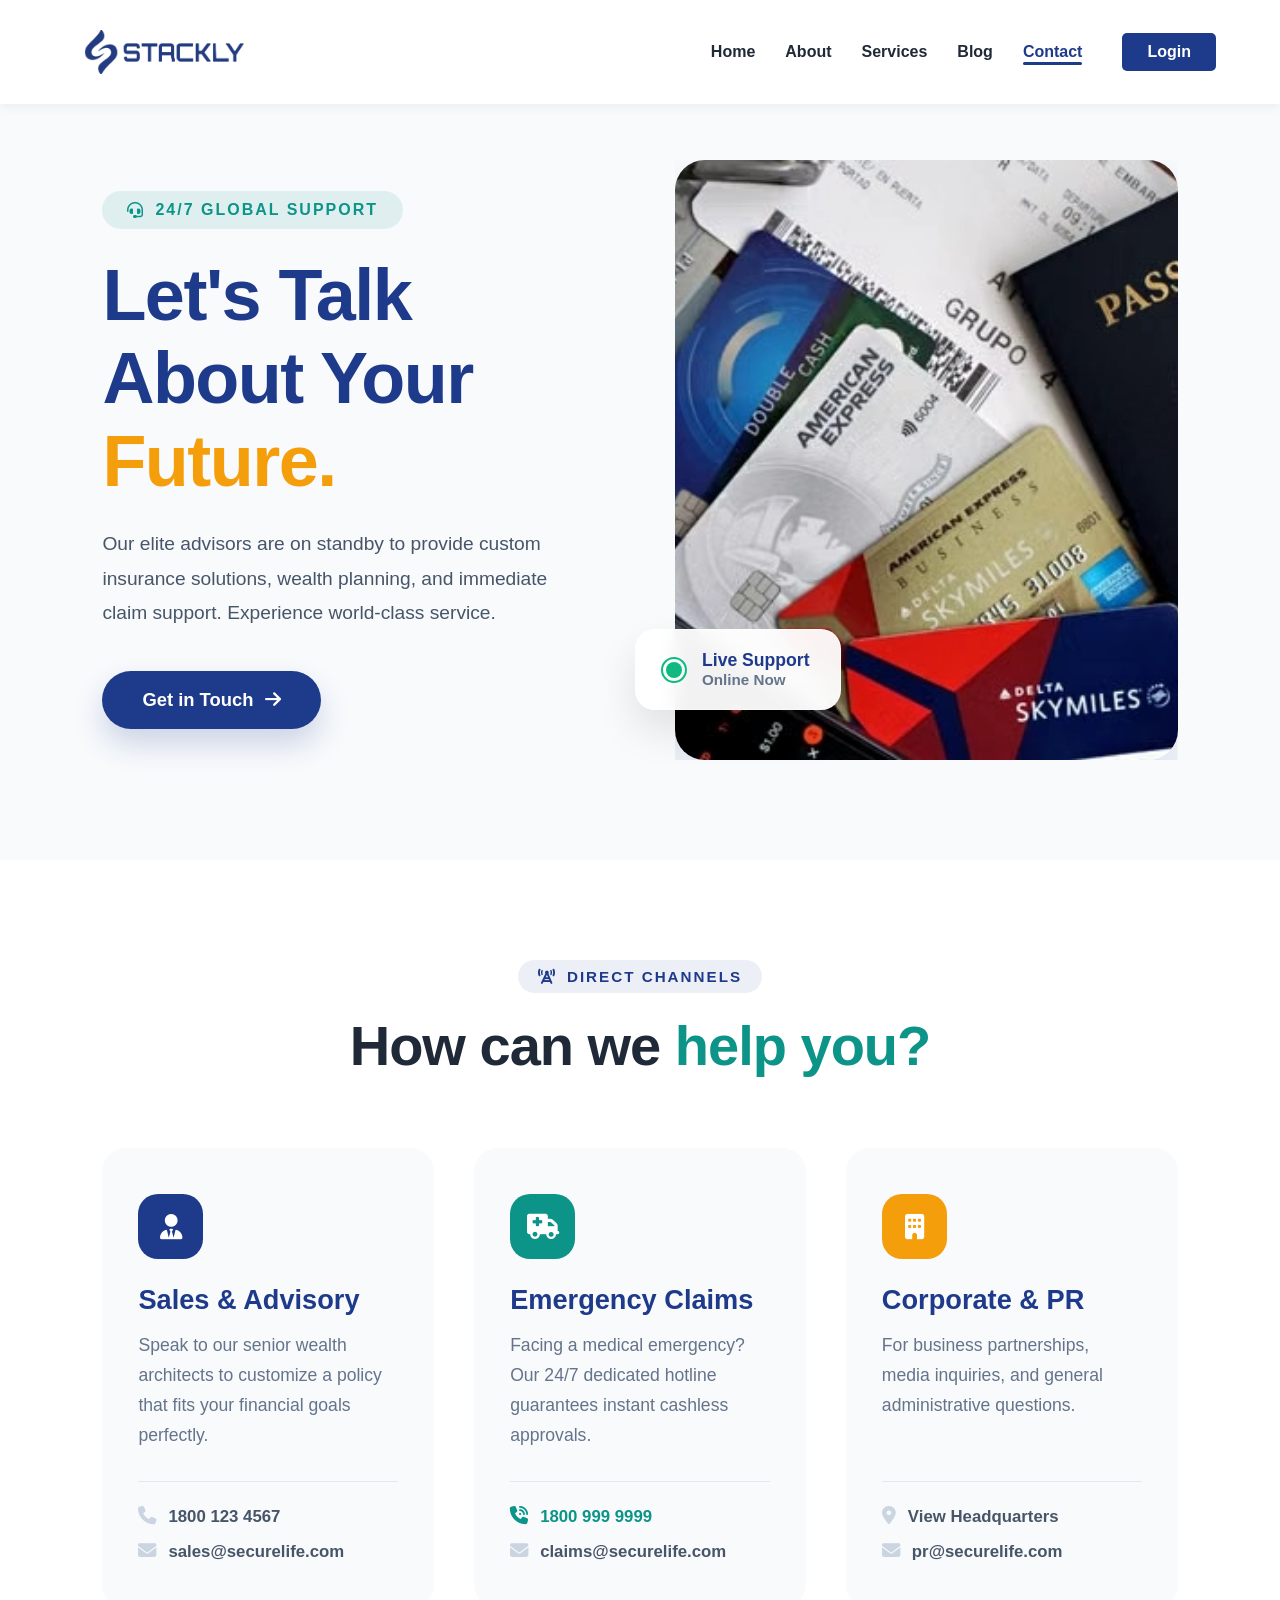
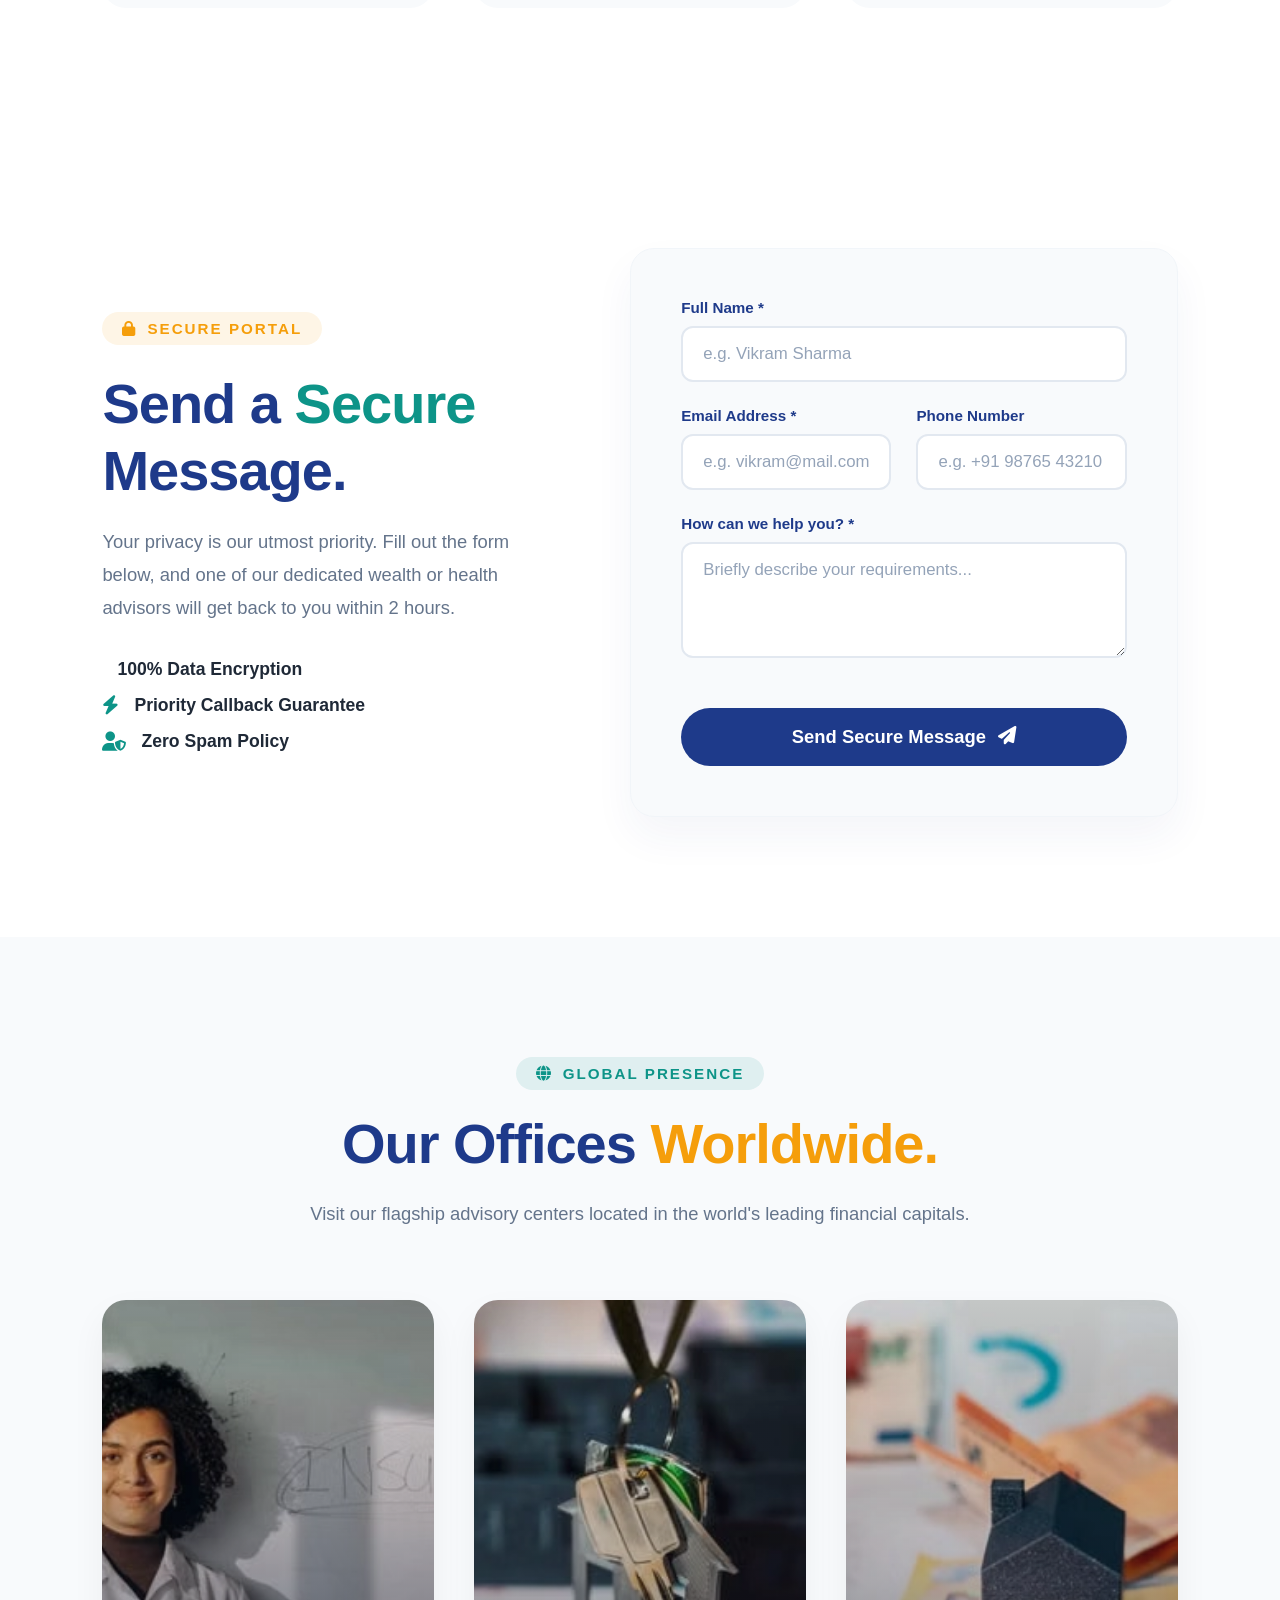
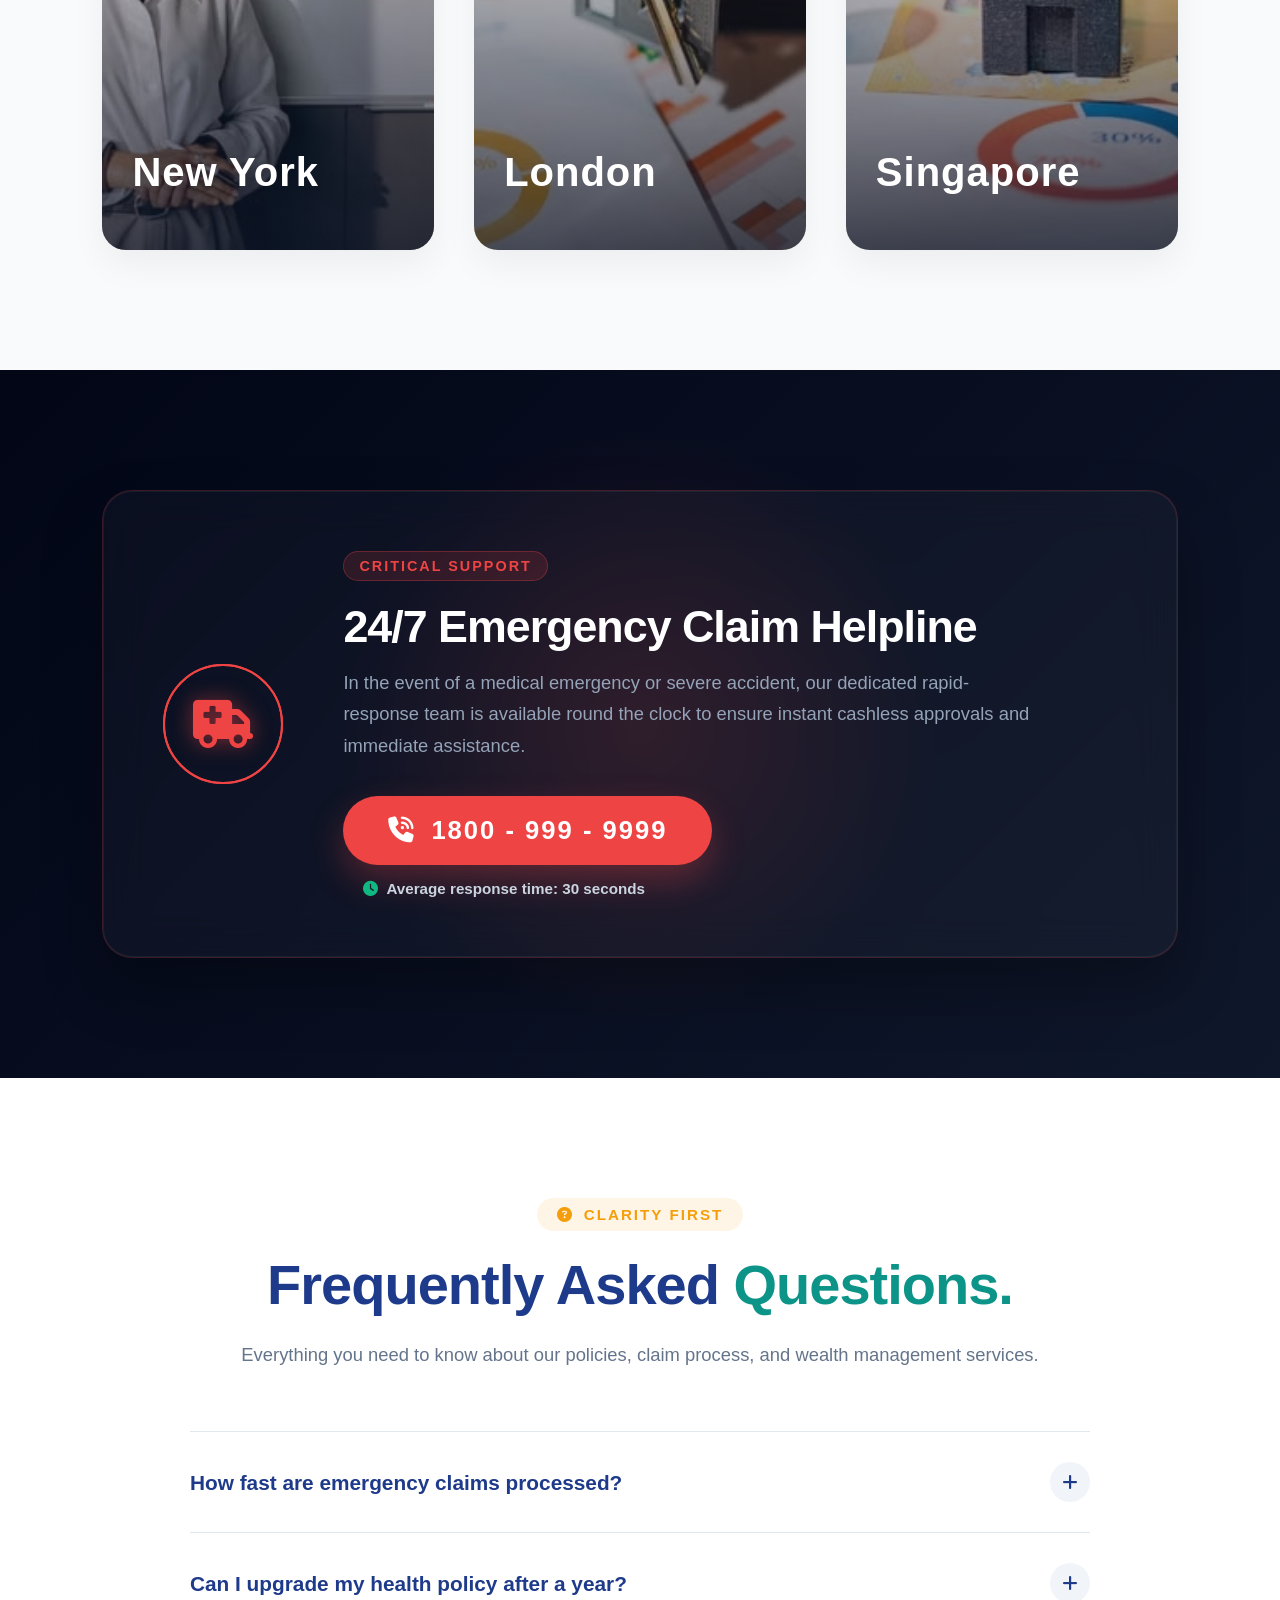
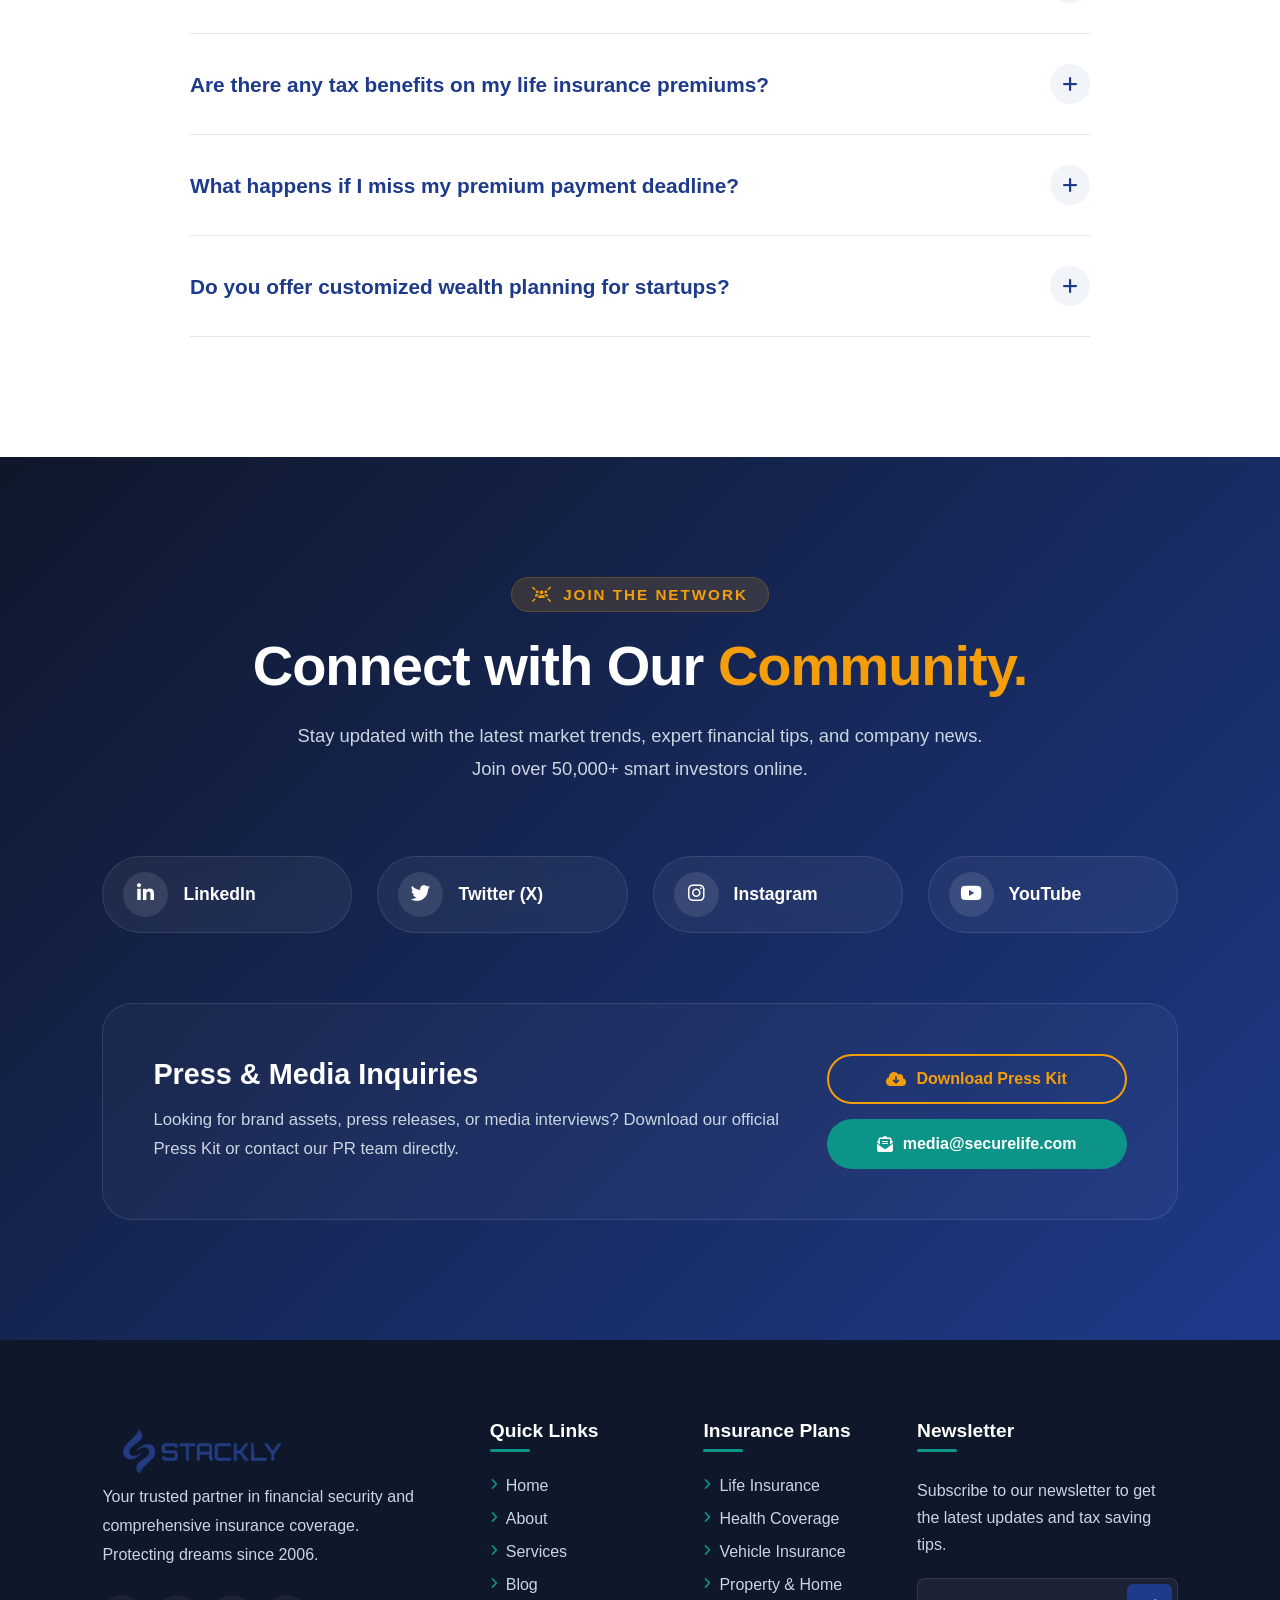
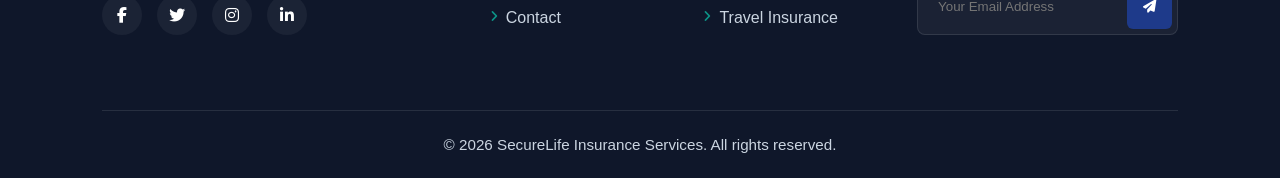
<file: contact.html>
<!DOCTYPE html>
<html lang="en">

<head>
    <meta charset="UTF-8">
    <meta name="viewport" content="width=device-width, initial-scale=1.0">
    <title>Contact</title>
    <link rel="stylesheet" href="Insurance.css">
    <link rel="stylesheet" href="contact.css">
    <link href="https://unpkg.com/aos@2.3.1/dist/aos.css" rel="stylesheet">
    <link rel="stylesheet" href="https://cdnjs.cloudflare.com/ajax/libs/font-awesome/6.4.0/css/all.min.css">
</head>

<body>

    <nav class="navbar">
        <a href="index.html" class="logo-container">
                    <img src="./asset/blue.webp" alt="Company Logo" class="logo-img">
                </a>

        <div class="nav-menu" id="nav-menu">
            <ul class="nav-links">
                <li><a href="index.html" class="nav-link ">Home</a></li>
                <li><a href="about.html" class="nav-link">About</a></li>
                <li><a href="services.html" class="nav-link">Services</a></li>
                <li><a href="blog.html" class="nav-link">Blog</a></li>
                <li><a href="contact.html" class="nav-link active">Contact</a></li>
            </ul>
            <a href="login.html" class="login-btn">Login</a>
        </div>


        <div class="hamburger" id="hamburger">
            <span class="bar"></span>
            <span class="bar"></span>
            <span class="bar"></span>
        </div>
    </nav>


    <section id="contact-hero" class="pure-css-contact-hero">
        <div class="hero-container">


            <div class="hero-text-content">
                <div class="css-fade-up delay-1">
                    <span class="hero-badge"><i class="fa-solid fa-headset"></i> 24/7 Global Support</span>
                </div>

                <h1 class="hero-title css-fade-up delay-2">
                    Let's Talk About Your <br><span class="text-gold">Future.</span>
                </h1>

                <p class="hero-desc css-fade-up delay-3">
                    Our elite advisors are on standby to provide custom insurance solutions, wealth planning, and
                    immediate claim support. Experience world-class service.
                </p>

                <div class="css-fade-up delay-4">
                    <a href="404.html" class="hero-primary-btn">
                        <span>Get in Touch</span>
                        <i class="fa-solid fa-arrow-right"></i>
                    </a>
                </div>
            </div>


            <div class="hero-visual-content">
                <div class="css-image-reveal-wrapper">
                    <img src="./asset/in16.webp" alt="Premium Support Advisor" class="hero-img-zoom">
                </div>


                <div class="css-floating-badge">
                    <div class="status-dot"></div>
                    <div class="status-text">
                        <strong>Live Support</strong>
                        <span>Online Now</span>
                    </div>
                </div>
            </div>

        </div>
    </section>


    <section id="support-channels" class="premium-channels-section">
        <div class="channels-header" data-aos="fade-up">
            <span class="channels-badge"><i class="fa-solid fa-tower-cell"></i> DIRECT CHANNELS</span>
            <h2 class="channels-title">How can we <span class="text-teal">help you?</span></h2>
        </div>

        <div class="interactive-channels-grid">


            <article class="interactive-card card-blue" data-aos="fade-up" data-aos-delay="100">
                <div class="card-icon-wrapper bg-blue">
                    <i class="fa-solid fa-user-tie"></i>
                </div>
                <h3 class="card-title">Sales & Advisory</h3>
                <p class="card-desc">Speak to our senior wealth architects to customize a policy that fits your
                    financial goals perfectly.</p>
                <div class="card-links">
                    <a href="404.html" class="contact-link"><i class="fa-solid fa-phone"></i> 1800 123 4567</a>
                    <a href="404.html" class="contact-link"><i class="fa-solid fa-envelope"></i>
                        sales@securelife.com</a>
                </div>
            </article>


            <article class="interactive-card card-teal" data-aos="fade-up" data-aos-delay="200">
                <div class="card-icon-wrapper bg-teal">
                    <i class="fa-solid fa-truck-medical"></i>
                </div>
                <h3 class="card-title">Emergency Claims</h3>
                <p class="card-desc">Facing a medical emergency? Our 24/7 dedicated hotline guarantees instant cashless
                    approvals.</p>
                <div class="card-links">
                    <a href="404.html" class="contact-link text-teal-bold"><i class="fa-solid fa-phone-volume"></i> 1800
                        999 9999</a>
                    <a href="404.html" class="contact-link"><i class="fa-solid fa-envelope"></i>
                        claims@securelife.com</a>
                </div>
            </article>


            <article class="interactive-card card-gold" data-aos="fade-up" data-aos-delay="300">
                <div class="card-icon-wrapper bg-gold">
                    <i class="fa-solid fa-building"></i>
                </div>
                <h3 class="card-title">Corporate & PR</h3>
                <p class="card-desc">For business partnerships, media inquiries, and general administrative questions.
                </p>
                <div class="card-links">
                    <a href="404.html" class="contact-link"><i class="fa-solid fa-location-dot"></i> View
                        Headquarters</a>
                    <a href="404.html" class="contact-link"><i class="fa-solid fa-envelope"></i> pr@securelife.com</a>
                </div>
            </article>

        </div>
    </section>

    <section id="secure-message" class="premium-form-section">
        <div class="secure-form-container">


            <div class="form-info-side" data-aos="fade-right">
                <span class="form-badge"><i class="fa-solid fa-lock"></i> SECURE PORTAL</span>
                <h2 class="form-title">Send a <span class="text-teal">Secure</span> Message.</h2>
                <p class="form-desc">
                    Your privacy is our utmost priority. Fill out the form below, and one of our dedicated wealth or
                    health advisors will get back to you within 2 hours.
                </p>
                <ul class="form-features">
                    <li><i class="fa-solid fa-shield-check"></i> 100% Data Encryption</li>
                    <li><i class="fa-solid fa-bolt"></i> Priority Callback Guarantee</li>
                    <li><i class="fa-solid fa-user-shield"></i> Zero Spam Policy</li>
                </ul>
            </div>


            <div class="form-input-side" data-aos="fade-left" data-aos-delay="200">

                <form id="premium-contact-form" class="secure-contact-form" novalidate>

                    <div class="input-wrapper">
                        <label for="user-name">Full Name *</label>
                        <input type="text" id="user-name" class="premium-input" placeholder="e.g. Vikram Sharma"
                            required>
                    </div>

                    <div class="input-row">
                        <div class="input-wrapper">
                            <label for="user-email">Email Address *</label>
                            <input type="email" id="user-email" class="premium-input" placeholder="e.g. vikram@mail.com"
                                required>
                        </div>
                        <div class="input-wrapper">
                            <label for="user-phone">Phone Number</label>
                            <input type="tel" id="user-phone" class="premium-input" placeholder="e.g. +91 98765 43210">
                        </div>
                    </div>

                    <div class="input-wrapper">
                        <label for="user-msg">How can we help you? *</label>
                        <textarea id="user-msg" class="premium-input" rows="4"
                            placeholder="Briefly describe your requirements..." required></textarea>
                    </div>


                    <div id="form-feedback-msg" class="validation-message-box"></div>

                    <button type="submit" class="submit-secure-btn" id="submit-btn-action">
                        <span class="btn-text-wrap">Send Secure Message</span>
                        <i class="fa-solid fa-paper-plane btn-icon-wrap"></i>
                    </button>

                </form>
            </div>

        </div>
    </section>

    <section id="global-locations" class="premium-locations-section">
        <div class="locations-header" data-aos="fade-up">
            <span class="locations-badge"><i class="fa-solid fa-globe"></i> GLOBAL PRESENCE</span>
            <h2 class="locations-title">Our Offices <span class="text-gold">Worldwide.</span></h2>
            <p class="locations-subtitle">Visit our flagship advisory centers located in the world's leading financial
                capitals.</p>
        </div>

        <div class="editorial-locations-grid">


            <article class="editorial-city-card" data-aos="fade-up" data-aos-delay="100">
                <div class="city-image-box">
                    <img src="./asset/in13.webp" alt="New York Office" class="city-bg-img">
                    <div class="city-overlay overlay-blue"></div>
                </div>

                <div class="city-content">
                    <h3 class="city-name">New York</h3>
                    <div class="city-reveal-details">
                        <p class="city-address"><i class="fa-solid fa-map-location-dot"></i> 1 World Trade Center, Suite
                            45B, NY 10007</p>
                        <p class="city-contact"><i class="fa-solid fa-phone"></i> +1 (212) 555-0198</p>
                        <a href="404.html" class="city-map-link">Get Directions <i
                                class="fa-solid fa-arrow-right-long"></i></a>
                    </div>
                </div>
            </article>


            <article class="editorial-city-card" data-aos="fade-up" data-aos-delay="200">
                <div class="city-image-box">
                    <img src="./asset/in14.webp" alt="London Office" class="city-bg-img">
                    <div class="city-overlay overlay-teal"></div>
                </div>

                <div class="city-content">
                    <h3 class="city-name">London</h3>
                    <div class="city-reveal-details">
                        <p class="city-address"><i class="fa-solid fa-map-location-dot"></i> The Shard, 32 London Bridge
                            St, London</p>
                        <p class="city-contact"><i class="fa-solid fa-phone"></i> +44 20 7123 4567</p>
                        <a href="404.html" class="city-map-link">Get Directions <i
                                class="fa-solid fa-arrow-right-long"></i></a>
                    </div>
                </div>
            </article>


            <article class="editorial-city-card" data-aos="fade-up" data-aos-delay="300">
                <div class="city-image-box">
                    <img src="./asset/in15.webp" alt="Singapore Office" class="city-bg-img">
                    <div class="city-overlay overlay-gold"></div>
                </div>

                <div class="city-content">
                    <h3 class="city-name">Singapore</h3>
                    <div class="city-reveal-details">
                        <p class="city-address"><i class="fa-solid fa-map-location-dot"></i> Marina Bay Financial
                            Centre, Tower 3</p>
                        <p class="city-contact"><i class="fa-solid fa-phone"></i> +65 6789 0123</p>
                        <a href="404.html" class="city-map-link">Get Directions <i
                                class="fa-solid fa-arrow-right-long"></i></a>
                    </div>
                </div>
            </article>

        </div>
    </section>


    <section id="emergency-helpline" class="premium-alert-section">
        <div class="alert-container">

            <div class="alert-glow-bg"></div>

            <div class="alert-content-wrapper" data-aos="zoom-in" data-aos-duration="800">

                <div class="alert-icon-ring">
                    <div class="pulse-ring ring-1"></div>
                    <div class="pulse-ring ring-2"></div>
                    <i class="fa-solid fa-truck-medical alert-icon"></i>
                </div>

                <div class="alert-text-content">
                    <span class="alert-badge">CRITICAL SUPPORT</span>
                    <h2 class="alert-title">24/7 Emergency Claim Helpline</h2>
                    <p class="alert-desc">
                        In the event of a medical emergency or severe accident, our dedicated rapid-response team is
                        available round the clock to ensure instant cashless approvals and immediate assistance.
                    </p>

                    <div class="alert-action-box">
                        <a href="404.html" class="alert-phone-btn">
                            <i class="fa-solid fa-phone-volume btn-shake"></i>
                            <span>1800 - 999 - 9999</span>
                        </a>
                        <span class="alert-subtext"><i class="fa-solid fa-clock"></i> Average response time: 30
                            seconds</span>
                    </div>
                </div>

            </div>
        </div>
    </section>


    <section id="faq-section" class="premium-faq-section">
        <div class="faq-container">

            <div class="faq-header" data-aos="fade-up">
                <span class="faq-badge"><i class="fa-solid fa-circle-question"></i> CLARITY FIRST</span>
                <h2 class="faq-title">Frequently Asked <span class="text-teal">Questions.</span></h2>
                <p class="faq-subtitle">Everything you need to know about our policies, claim process, and wealth
                    management services.</p>
            </div>

            <div class="faq-accordion-wrapper" data-aos="fade-up" data-aos-delay="200">


                <div class="accordion-item">
                    <button class="accordion-header">
                        <span class="question-text">How fast are emergency claims processed?</span>
                        <div class="accordion-icon"><i class="fa-solid fa-plus"></i></div>
                    </button>
                    <div class="accordion-content">
                        <div class="content-inner">
                            <p>For network hospitals, cashless approvals are processed within 30 to 60 minutes.
                                Reimbursement claims take about 3-5 working days once all required documents are
                                submitted.</p>
                        </div>
                    </div>
                </div>


                <div class="accordion-item">
                    <button class="accordion-header">
                        <span class="question-text">Can I upgrade my health policy after a year?</span>
                        <div class="accordion-icon"><i class="fa-solid fa-plus"></i></div>
                    </button>
                    <div class="accordion-content">
                        <div class="content-inner">
                            <p>Yes, absolutely. You can enhance your coverage amount (Sum Insured) or add specific
                                riders like Critical Illness or Maternity cover during your annual policy renewal.</p>
                        </div>
                    </div>
                </div>


                <div class="accordion-item">
                    <button class="accordion-header">
                        <span class="question-text">Are there any tax benefits on my life insurance premiums?</span>
                        <div class="accordion-icon"><i class="fa-solid fa-plus"></i></div>
                    </button>
                    <div class="accordion-content">
                        <div class="content-inner">
                            <p>Yes. Premiums paid towards life insurance policies are eligible for tax deduction under
                                Section 80C up to ₹1.5 Lakhs per financial year. Additionally, the death benefit payout
                                is tax-free under Section 10(10D).</p>
                        </div>
                    </div>
                </div>


                <div class="accordion-item">
                    <button class="accordion-header">
                        <span class="question-text">What happens if I miss my premium payment deadline?</span>
                        <div class="accordion-icon"><i class="fa-solid fa-plus"></i></div>
                    </button>
                    <div class="accordion-content">
                        <div class="content-inner">
                            <p>We provide a grace period of 15 to 30 days depending on your payment frequency. If the
                                premium remains unpaid after this period, the policy will lapse, but it can usually be
                                revived within a specified timeframe by paying the pending dues.</p>
                        </div>
                    </div>
                </div>


                <div class="accordion-item">
                    <button class="accordion-header">
                        <span class="question-text">Do you offer customized wealth planning for startups?</span>
                        <div class="accordion-icon"><i class="fa-solid fa-plus"></i></div>
                    </button>
                    <div class="accordion-content">
                        <div class="content-inner">
                            <p>Yes. Our elite advisory team specializes in Corporate Liability, Keyman Insurance, and
                                startup wealth structuring. Please use our 'Direct Channels' section to contact our
                                Corporate HQ.</p>
                        </div>
                    </div>
                </div>

            </div>

        </div>
    </section>


    <section id="community-connect" class="premium-community-section">
        <div class="community-container">

            <div class="community-header" data-aos="fade-up">
                <span class="community-badge"><i class="fa-solid fa-users-rays"></i> JOIN THE NETWORK</span>
                <h2 class="community-title">Connect with Our <span class="text-gold">Community.</span></h2>
                <p class="community-subtitle">Stay updated with the latest market trends, expert financial tips, and
                    company news. Join over 50,000+ smart investors online.</p>
            </div>

            <div class="social-links-grid">

                <a href="404.html" class="social-pill hover-linkedin" data-aos="zoom-in" data-aos-delay="100">
                    <div class="social-icon"><i class="fa-brands fa-linkedin-in"></i></div>
                    <span class="social-name">LinkedIn</span>
                    <i class="fa-solid fa-arrow-right-long social-arrow"></i>
                </a>

                <a href="404.html" class="social-pill hover-twitter" data-aos="zoom-in" data-aos-delay="200">
                    <div class="social-icon"><i class="fa-brands fa-twitter"></i></div>
                    <span class="social-name">Twitter (X)</span>
                    <i class="fa-solid fa-arrow-right-long social-arrow"></i>
                </a>

                <a href="404.html" class="social-pill hover-instagram" data-aos="zoom-in" data-aos-delay="300">
                    <div class="social-icon"><i class="fa-brands fa-instagram"></i></div>
                    <span class="social-name">Instagram</span>
                    <i class="fa-solid fa-arrow-right-long social-arrow"></i>
                </a>

                <a href="404.html" class="social-pill hover-youtube" data-aos="zoom-in" data-aos-delay="400">
                    <div class="social-icon"><i class="fa-brands fa-youtube"></i></div>
                    <span class="social-name">YouTube</span>
                    <i class="fa-solid fa-arrow-right-long social-arrow"></i>
                </a>

            </div>

            <div class="pr-media-box" data-aos="fade-up" data-aos-delay="500">
                <div class="pr-content">
                    <h3>Press & Media Inquiries</h3>
                    <p>Looking for brand assets, press releases, or media interviews? Download our official Press Kit or
                        contact our PR team directly.</p>
                </div>
                <div class="pr-actions">
                    <a href="404.html" class="btn-outline-gold"><i class="fa-solid fa-cloud-arrow-down"></i> Download
                        Press Kit</a>
                    <a href="404.html" class="btn-solid-teal"><i class="fa-solid fa-envelope-open-text"></i>
                        media@securelife.com</a>
                </div>
            </div>

        </div>
    </section>


    <footer class="footer-section">
        <div class="footer-container">

            <div class="footer-brand">
              <a href="index.html" class="logo-container">
                    <img src="./asset/blue.webp" alt="Company Logo" class="logo-img">
                </a>
                <p class="footer-desc">Your trusted partner in financial security and comprehensive insurance coverage.
                    Protecting dreams since 2006.</p>
                <div class="social-links">
                    <a href="404.html"><i class="fa-brands fa-facebook-f"></i></a>
                    <a href="404.html"><i class="fa-brands fa-twitter"></i></a>
                    <a href="404.html"><i class="fa-brands fa-instagram"></i></a>
                    <a href="404.html"><i class="fa-brands fa-linkedin-in"></i></a>
                </div>
            </div>

            <div class="footer-links">
                <h4>Quick Links</h4>
                <ul>
                    <li><a href="index.html"><i class="fa-solid fa-angle-right"></i> Home </a></li>
                    <li><a href="about.html"><i class="fa-solid fa-angle-right"></i> About</a></li>
                    <li><a href="services.html"><i class="fa-solid fa-angle-right"></i> Services</a></li>
                    <li><a href="blog.html"><i class="fa-solid fa-angle-right"></i> Blog</a></li>
                    <li><a href="contact.html"><i class="fa-solid fa-angle-right"></i> Contact </a></li>
                </ul>
            </div>

            <div class="footer-links">
                <h4>Insurance Plans</h4>
                <ul>
                    <li><a href="404.html"><i class="fa-solid fa-angle-right"></i> Life Insurance</a></li>
                    <li><a href="404.html"><i class="fa-solid fa-angle-right"></i> Health Coverage</a></li>
                    <li><a href="404.html"><i class="fa-solid fa-angle-right"></i> Vehicle Insurance</a></li>
                    <li><a href="404.html"><i class="fa-solid fa-angle-right"></i> Property & Home</a></li>
                    <li><a href="404.html"><i class="fa-solid fa-angle-right"></i> Travel Insurance</a></li>
                </ul>
            </div>

            <div class="footer-newsletter">
                <h4>Newsletter</h4>
                <p>Subscribe to our newsletter to get the latest updates and tax saving tips.</p>


                <form id="footerNewsletterForm" novalidate style="position: relative; margin-bottom: 15px;">
                    <div class="newsletter-form">
                        <input type="email" id="footerEmailInput" placeholder="Your Email Address" required>
                        <button type="submit" id="footerSubscribeBtn"><i class="fa-solid fa-paper-plane"></i></button>
                    </div>

                    <span id="footerEmailError" class="newsletter-error-msg"></span>
                </form>


                <div id="footerSuccessMsg" class="newsletter-success-msg" style="display: none;">
                    <i class="fa-solid fa-circle-check"></i> Subscribed Successfully!
                </div>
            </div>

        </div>

        <div class="footer-bottom">
            <p>&copy; 2026 SecureLife Insurance Services. All rights reserved.</p>
        </div>
    </footer>





    <script src="https://unpkg.com/aos@2.3.1/dist/aos.js"></script>
    <script src="main.js"></script>
    <script>
        AOS.init({
            duration: 1000,
            once: true,
            offset: 100
        });


        document.addEventListener("DOMContentLoaded", function () {


            const contactForm = document.getElementById("premium-contact-form");

            if (contactForm) {
                const userName = document.getElementById("user-name");
                const userEmail = document.getElementById("user-email");
                const userPhone = document.getElementById("user-phone");
                const userMsg = document.getElementById("user-msg");
                const feedbackMsg = document.getElementById("form-feedback-msg");
                const submitBtn = document.getElementById("submit-btn-action");
                const btnText = submitBtn.querySelector(".btn-text-wrap");
                const btnIcon = submitBtn.querySelector(".btn-icon-wrap");



                userName.addEventListener("input", function () {
                    this.value = this.value.replace(/[^a-zA-Z\s]/g, '');
                });


                userPhone.addEventListener("input", function () {
                    this.value = this.value.replace(/[^0-9+\-\s]/g, '');
                });


                contactForm.addEventListener("submit", function (e) {
                    e.preventDefault();

                    let isValid = true;
                    const emailRegex = /^[^\s@]+@[^\s@]+\.[^\s@]+$/;


                    [userName, userEmail, userPhone, userMsg].forEach(input => {
                        input.classList.remove("error-shake");
                    });
                    feedbackMsg.className = "validation-message-box";


                    if (userName.value.trim().length < 3) {
                        triggerError(userName);
                        isValid = false;
                    }


                    if (!userEmail.value.trim() || !emailRegex.test(userEmail.value.trim())) {
                        triggerError(userEmail);
                        isValid = false;
                    }


                    if (userPhone.value.trim() !== "" && userPhone.value.trim().replace(/\D/g, '').length < 10) {
                        triggerError(userPhone);
                        isValid = false;
                    }


                    if (userMsg.value.trim() === "") {
                        triggerError(userMsg);
                        isValid = false;
                    }


                    if (!isValid) {

                        feedbackMsg.textContent = "Please fill in all required fields correctly.";
                        feedbackMsg.classList.add("show", "msg-error");
                    } else {

                        feedbackMsg.textContent = "Message sent securely! Our team will contact you soon.";
                        feedbackMsg.classList.add("show", "msg-success");


                        btnText.textContent = "Sent Successfully";
                        btnIcon.className = "fa-solid fa-check btn-icon-wrap";
                        submitBtn.style.background = "#10b981";
                        window.location.href = '404.html'

                        contactForm.reset();


                        setTimeout(() => {
                            feedbackMsg.classList.remove("show");
                            btnText.textContent = "Send Secure Message";
                            btnIcon.className = "fa-solid fa-paper-plane btn-icon-wrap";
                            submitBtn.style.background = "";
                        }, 4000);
                    }
                });


                function triggerError(element) {
                    void element.offsetWidth; // Trigger reflow
                    element.classList.add("error-shake");
                }
            }
        });




        document.addEventListener("DOMContentLoaded", function () {


            const accordionHeaders = document.querySelectorAll('.accordion-header');

            accordionHeaders.forEach(header => {
                header.addEventListener('click', function () {
                    const item = this.parentElement;
                    const content = this.nextElementSibling;
                    const isActive = item.classList.contains('active');


                    document.querySelectorAll('.accordion-item').forEach(otherItem => {
                        otherItem.classList.remove('active');
                        otherItem.querySelector('.accordion-content').style.maxHeight = null;
                    });


                    if (!isActive) {
                        item.classList.add('active');

                        content.style.maxHeight = content.scrollHeight + "px";
                    }
                });
            });

        });
    </script>
</body>

</html>
</file>
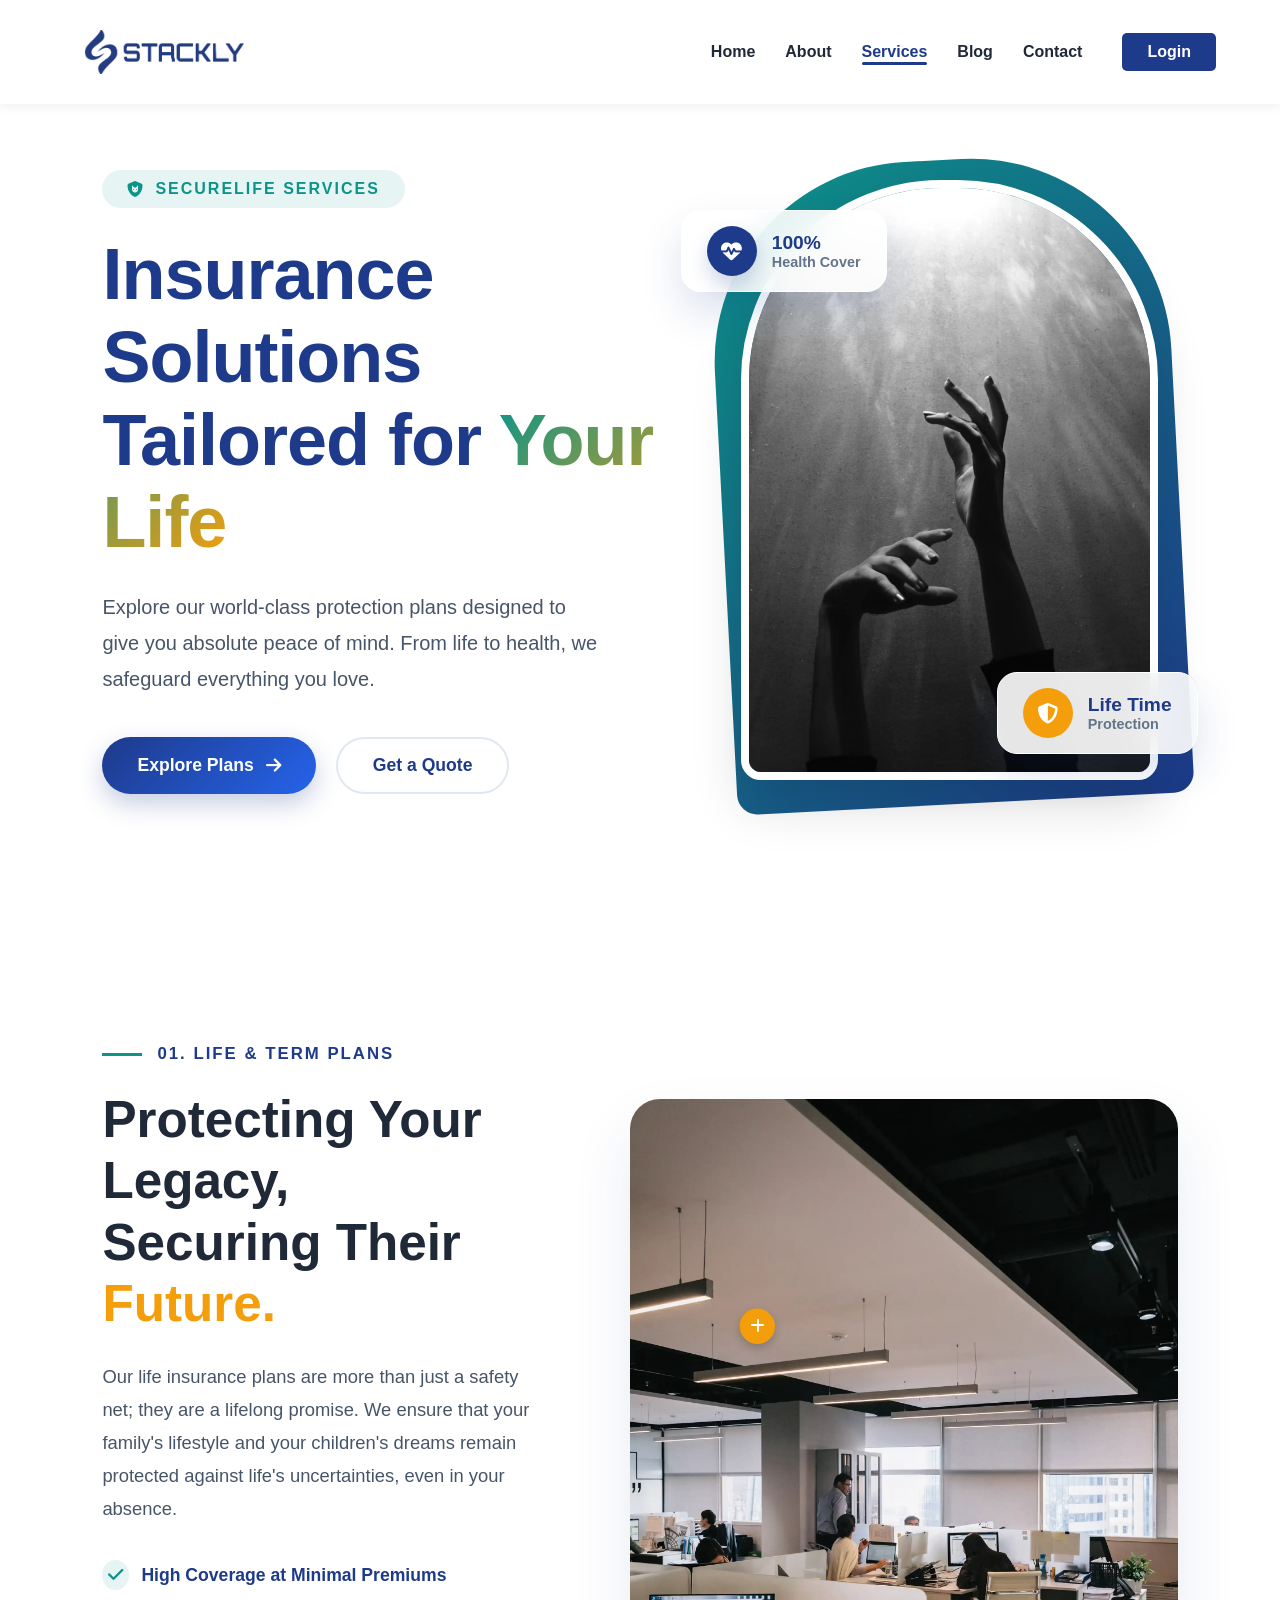
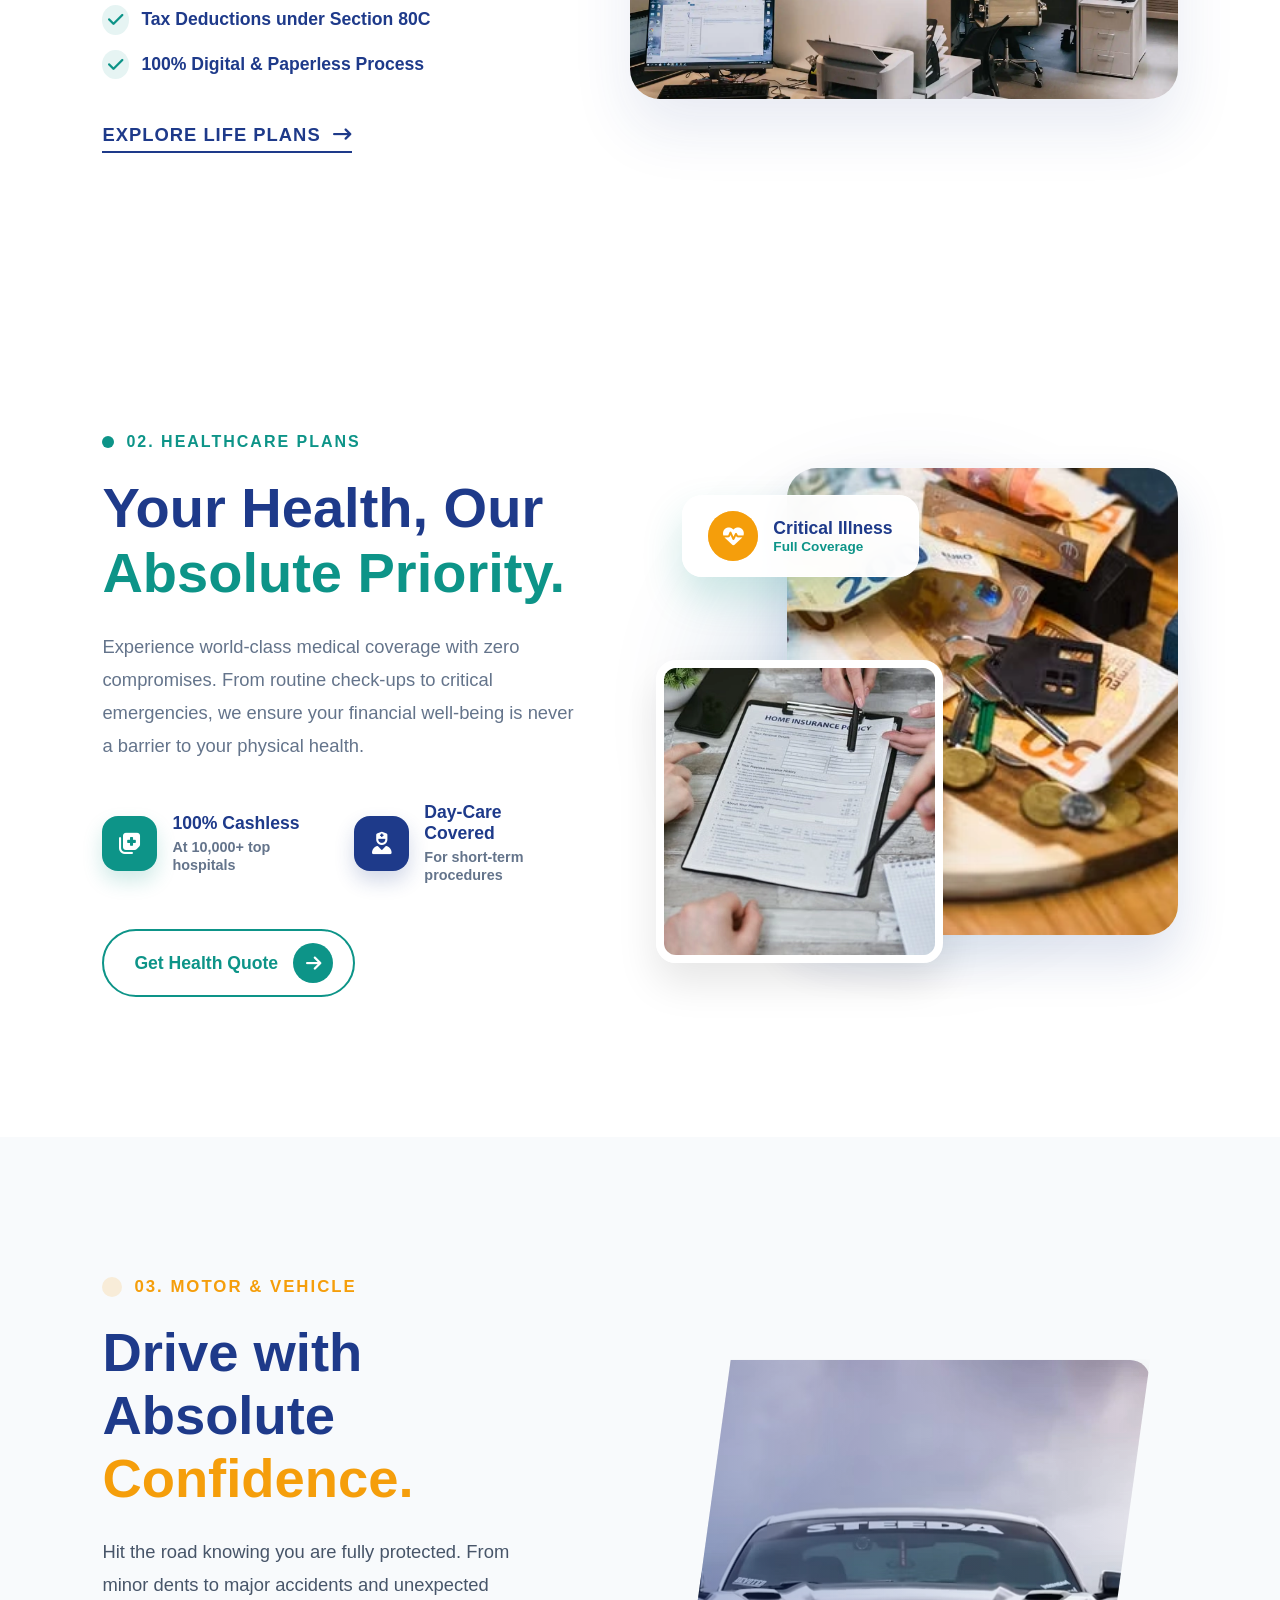
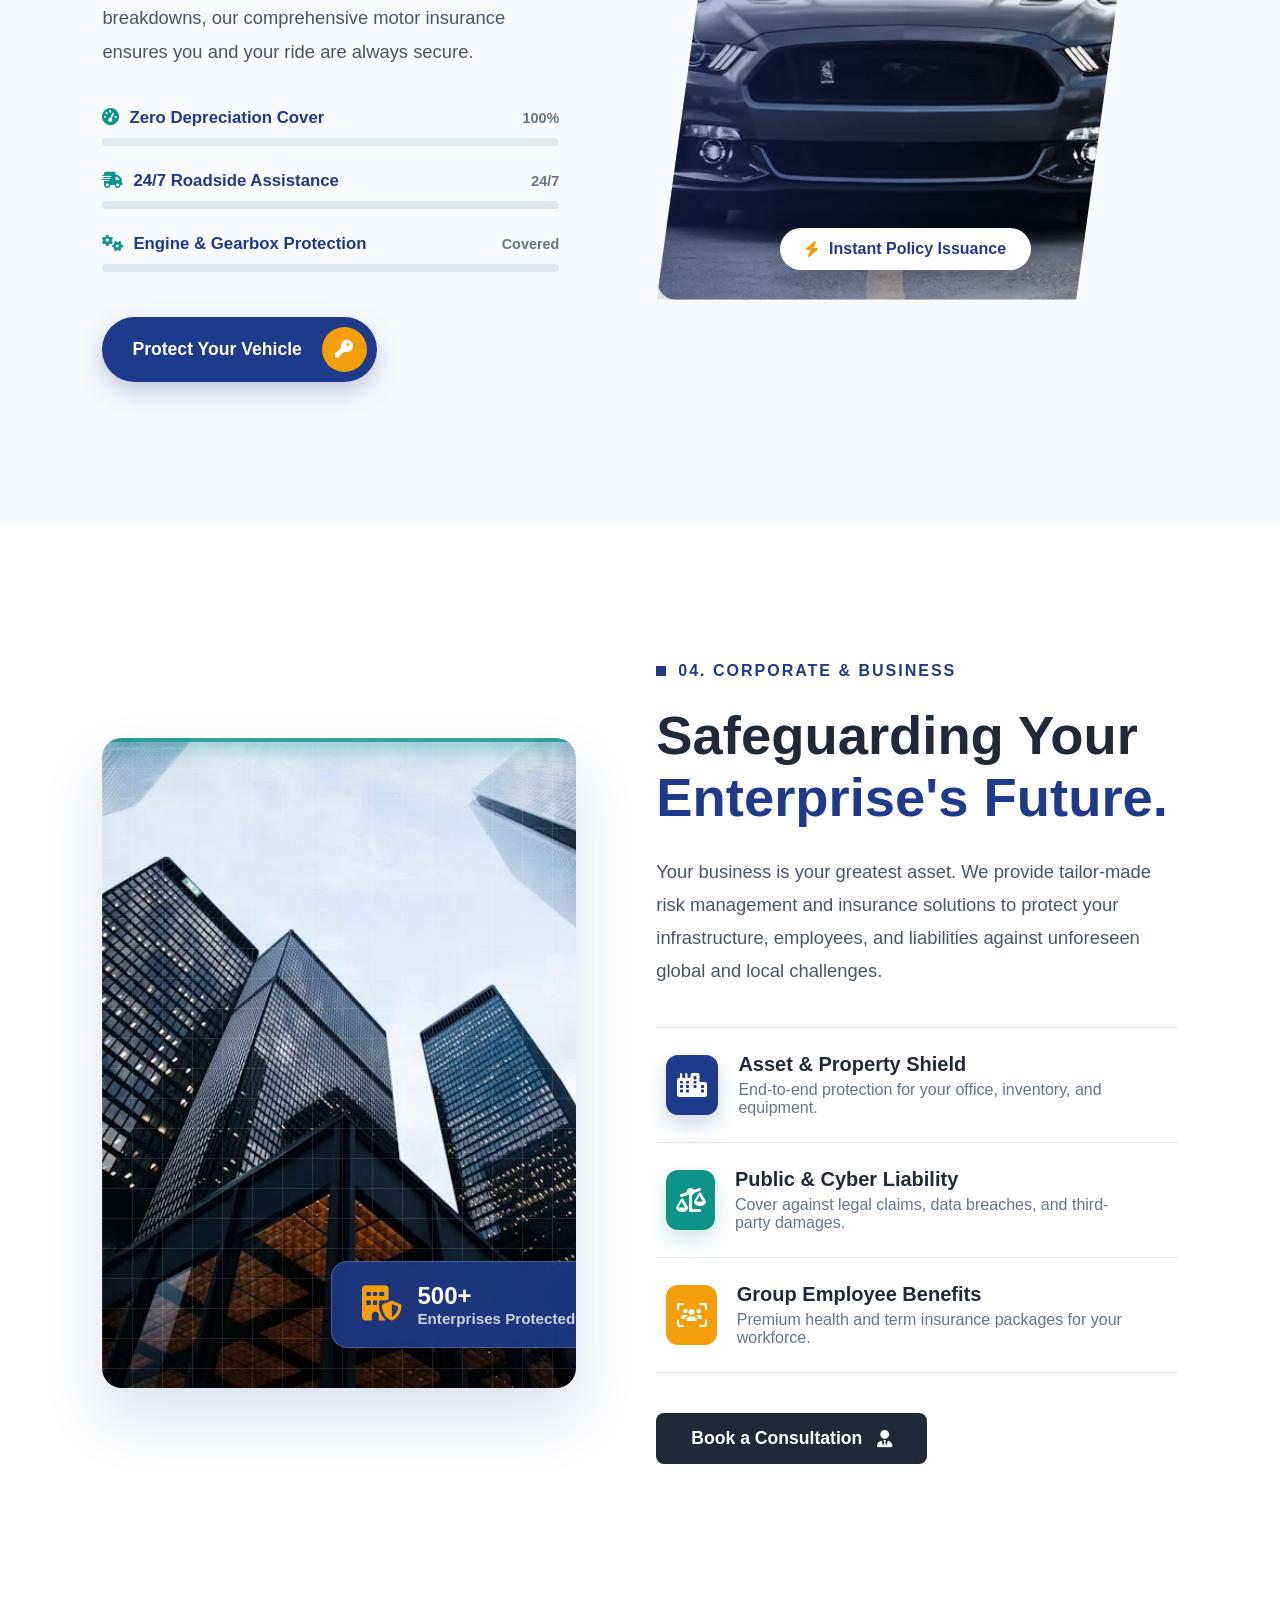
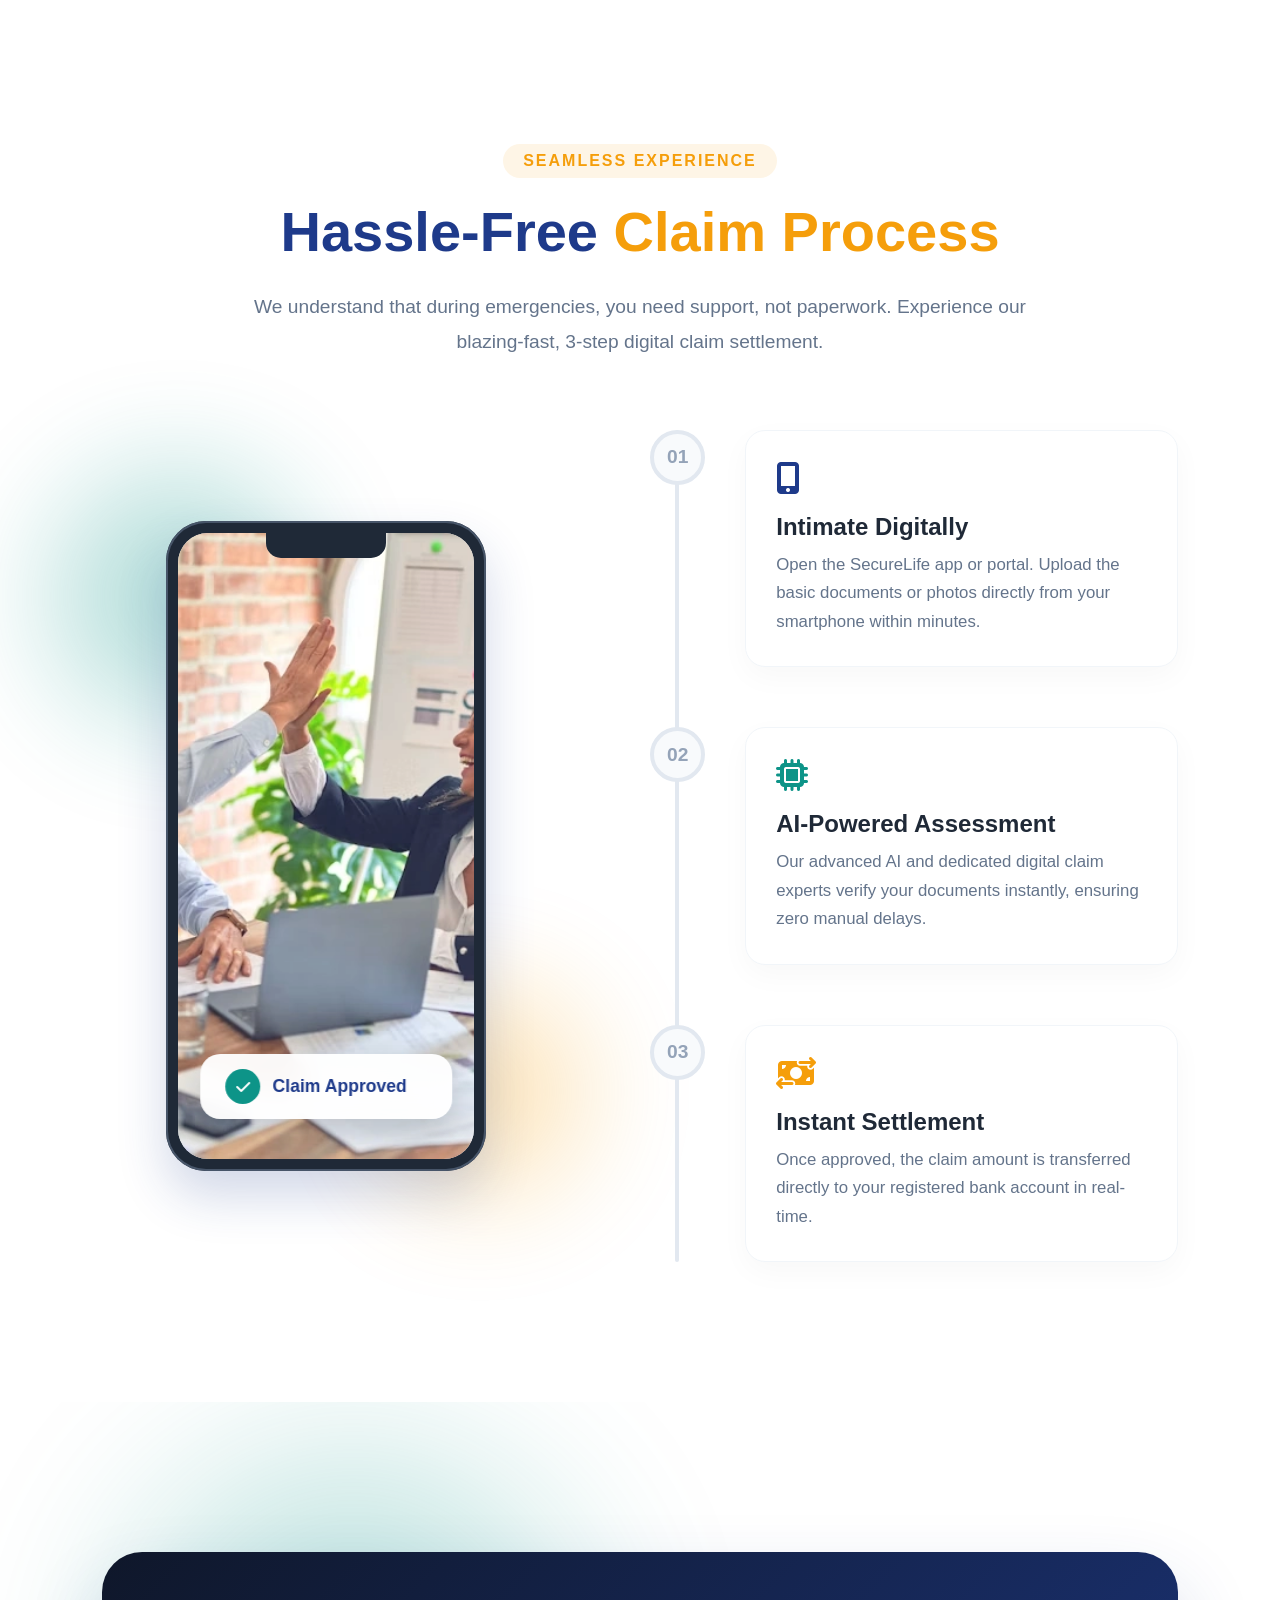
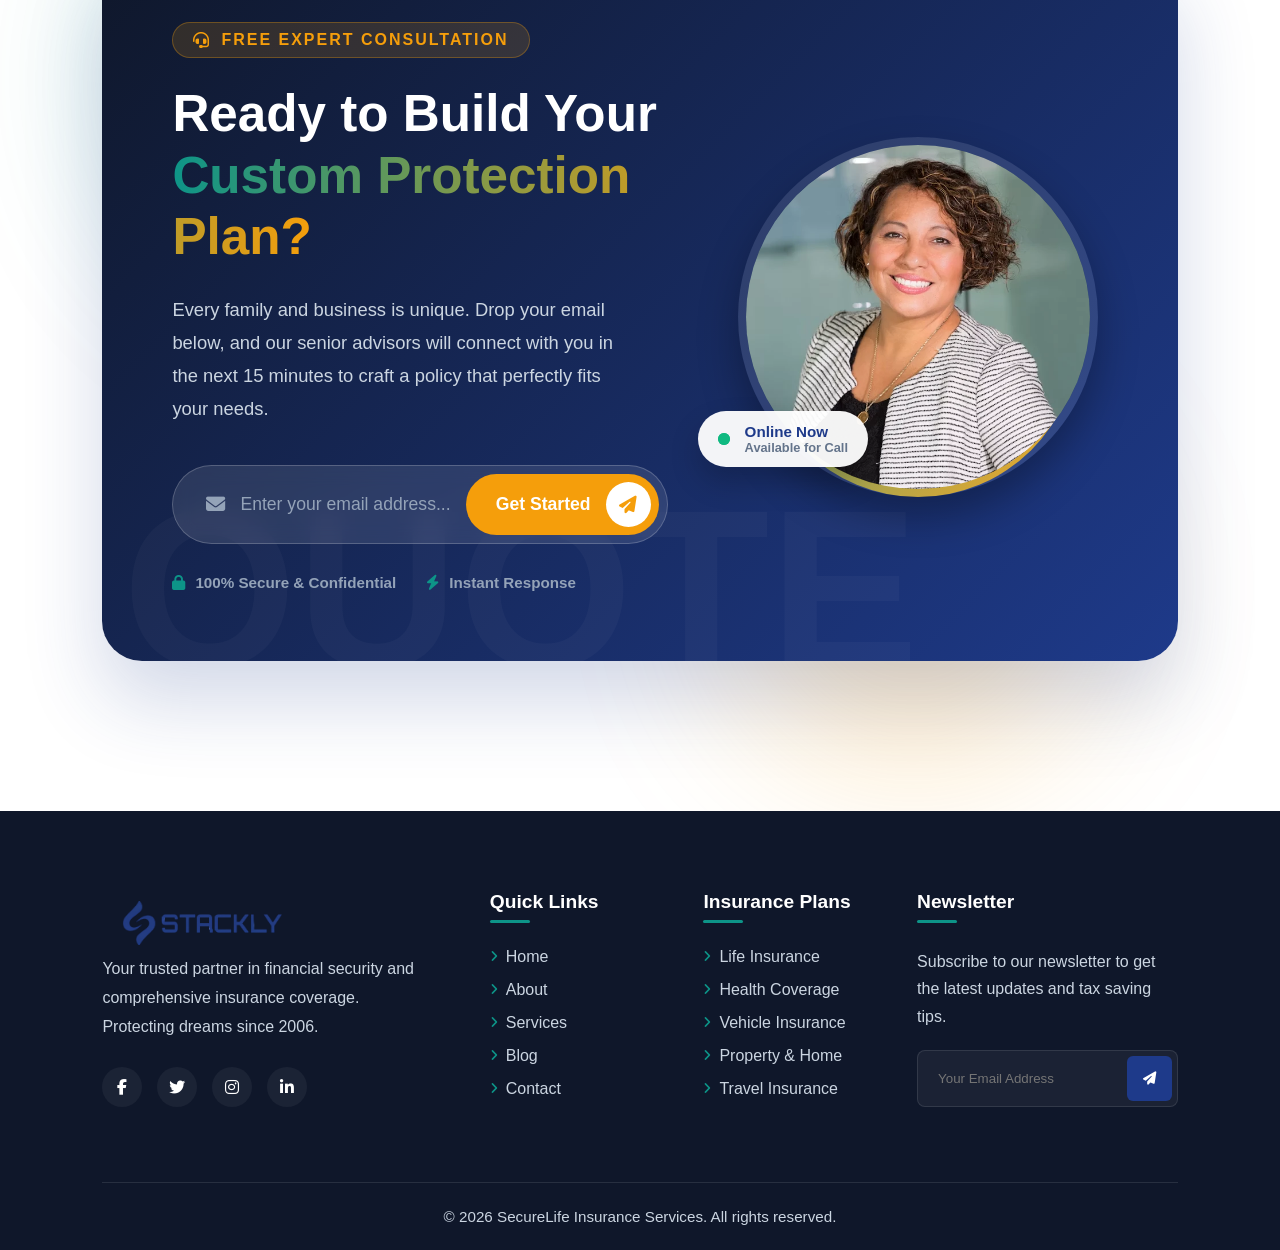
<file: services.html>
<!DOCTYPE html>
<html lang="en">

<head>
    <meta charset="UTF-8">
    <meta name="viewport" content="width=device-width, initial-scale=1.0">
    <title>Services</title>
    <link rel="stylesheet" href="Insurance.css">
    <link rel="stylesheet" href="services.css">
    <link href="https://unpkg.com/aos@2.3.1/dist/aos.css" rel="stylesheet">
    <link rel="stylesheet" href="https://cdnjs.cloudflare.com/ajax/libs/font-awesome/6.4.0/css/all.min.css">
</head>

<body>

    <nav class="navbar">
       <a href="index.html" class="logo-container">
                    <img src="./asset/blue.webp" alt="Company Logo" class="logo-img">
                </a>

        <div class="nav-menu" id="nav-menu">
            <ul class="nav-links">
                <li><a href="index.html" class="nav-link ">Home</a></li>
                <li><a href="about.html" class="nav-link">About</a></li>
                <li><a href="services.html" class="nav-link active">Services</a></li>
                <li><a href="blog.html" class="nav-link">Blog</a></li>
                <li><a href="contact.html" class="nav-link">Contact</a></li>
            </ul>
            <a href="login.html" class="login-btn">Login</a>
        </div>


        <div class="hamburger" id="hamburger">
            <span class="bar"></span>
            <span class="bar"></span>
            <span class="bar"></span>
        </div>
    </nav>

    <section id="services-hero" class="css-premium-hero">
        <div class="css-hero-container">

            <div class="css-hero-text">
                <div class="css-animate-up delay-1">
                    <span class="hero-badge">
                        <i class="fa-solid fa-shield-cat"></i> SecureLife Services
                    </span>
                </div>

                <h1 class="css-hero-title css-animate-up delay-2">
                    Insurance Solutions <br>Tailored for <span class="text-gradient">Your Life</span>
                </h1>

                <p class="css-hero-desc css-animate-up delay-3">
                    Explore our world-class protection plans designed to give you absolute peace of mind. From life to
                    health, we safeguard everything you love.
                </p>

                <div class="css-hero-actions css-animate-up delay-4">
                    <a href="404.html" class="btn-primary-css">
                        Explore Plans <i class="fa-solid fa-arrow-right"></i>
                    </a>
                    <a href="404.html" class="btn-secondary-css">
                        Get a Quote
                    </a>
                </div>
            </div>

            <div class="css-hero-visuals css-animate-left delay-3">
                <div class="hero-image-wrapper">
                    <div class="image-bg-shape"></div>
                    <img src="./asset/in9.webp" alt="Family Protection" class="main-hero-img">
                </div>

                <div class="css-floating-card card-top-left">
                    <div class="float-icon icon-blue">
                        <i class="fa-solid fa-heart-pulse"></i>
                    </div>
                    <div class="float-text">
                        <strong>100%</strong>
                        <span>Health Cover</span>
                    </div>
                </div>

                <div class="css-floating-card card-bottom-right">
                    <div class="float-icon icon-gold">
                        <i class="fa-solid fa-shield-halved"></i>
                    </div>
                    <div class="float-text">
                        <strong>Life Time</strong>
                        <span>Protection</span>
                    </div>
                </div>
            </div>

        </div>
    </section>


    <section id="life-term" class="unique-hotspot-section">
        <div class="unique-container">


            <div class="unique-text-side" data-aos="fade-right" data-aos-duration="1000">
                <div class="unique-label">
                    <span class="label-line"></span>
                    <span class="label-text">01. LIFE & TERM PLANS</span>
                </div>

                <h2 class="unique-title">
                    Protecting Your Legacy, <br>Securing Their <span class="text-gold">Future.</span>
                </h2>

                <p class="unique-desc">
                    Our life insurance plans are more than just a safety net; they are a lifelong promise. We ensure
                    that your family's lifestyle and your children's dreams remain protected against life's
                    uncertainties, even in your absence.
                </p>

                <ul class="unique-check-list">
                    <li><i class="fa-solid fa-check"></i> High Coverage at Minimal Premiums</li>
                    <li><i class="fa-solid fa-check"></i> Tax Deductions under Section 80C</li>
                    <li><i class="fa-solid fa-check"></i> 100% Digital & Paperless Process</li>
                </ul>

                <a href="404.html" class="unique-btn">
                    Explore Life Plans <i class="fa-solid fa-arrow-right-long"></i>
                </a>
            </div>


            <div class="unique-image-side" data-aos="fade-left" data-aos-duration="1000" data-aos-delay="200">
                <div class="hotspot-image-wrapper">
                    <img src="./asset/in7.webp" alt="Family Protection" class="main-hotspot-img">


                    <div class="hotspot-point point-1">
                        <div class="hotspot-pulse"></div>
                        <div class="hotspot-circle"><i class="fa-solid fa-plus"></i></div>
                        <div class="hotspot-tooltip tooltip-left">
                            <div class="tooltip-icon icon-blue"><i class="fa-solid fa-shield-halved"></i></div>
                            <div class="tooltip-content">
                                <h4>Spouse Protection</h4>
                                <span>Financial independence assured.</span>
                            </div>
                        </div>
                    </div>

                </div>
            </div>

        </div>
    </section>


    <section id="health-medical" class="editorial-health-section">
        <div class="health-collage-container">


            <div class="health-text-content" data-aos="fade-up" data-aos-duration="1000">
                <div class="health-tagline">
                    <span class="tag-dot"></span>
                    <span class="tag-text">02. HEALTHCARE PLANS</span>
                </div>

                <h2 class="health-main-title">
                    Your Health, Our <br><span class="highlight-teal">Absolute Priority.</span>
                </h2>

                <p class="health-desc">
                    Experience world-class medical coverage with zero compromises. From routine check-ups to critical
                    emergencies, we ensure your financial well-being is never a barrier to your physical health.
                </p>

                <div class="health-feature-grid">
                    <div class="health-feature-box">
                        <div class="h-icon icon-teal"><i class="fa-solid fa-notes-medical"></i></div>
                        <div>
                            <h4>100% Cashless</h4>
                            <span>At 10,000+ top hospitals</span>
                        </div>
                    </div>
                    <div class="health-feature-box">
                        <div class="h-icon icon-blue"><i class="fa-solid fa-user-nurse"></i></div>
                        <div>
                            <h4>Day-Care Covered</h4>
                            <span>For short-term procedures</span>
                        </div>
                    </div>
                </div>

                <a href="404.html" class="health-premium-btn">
                    <span>Get Health Quote</span>
                    <div class="btn-arrow"><i class="fa-solid fa-arrow-right"></i></div>
                </a>
            </div>


            <div class="health-visual-collage" data-aos="fade-left" data-aos-duration="1200" data-aos-delay="200">

                <img src="./asset/in6.webp" alt="Doctor Consultation" class="collage-img-main">

                <img src="./asset/in3.webp" alt="Hospital Care" class="collage-img-sub">

                <div class="health-floating-card">
                    <div class="pulse-ring"></div>
                    <div class="card-icon"><i class="fa-solid fa-heart-pulse"></i></div>
                    <div class="card-info">
                        <strong>Critical Illness</strong>
                        <span>Full Coverage</span>
                    </div>
                </div>

                <div class="bg-shape-blob"></div>
            </div>

        </div>
    </section>

    <section id="motor-vehicle" class="motion-motor-section">
        <div class="motor-container">

            <div class="motor-text-side" data-aos="fade-right" data-aos-duration="1000">
                <div class="motor-label">
                    <i class="fa-solid fa-car-shield label-icon"></i>
                    <span class="label-text text-gold">03. MOTOR & VEHICLE</span>
                </div>

                <h2 class="motor-title">
                    Drive with Absolute <br><span class="text-gold">Confidence.</span>
                </h2>

                <p class="motor-desc">
                    Hit the road knowing you are fully protected. From minor dents to major accidents and unexpected
                    breakdowns, our comprehensive motor insurance ensures you and your ride are always secure.
                </p>

                <div class="motor-features-bars">
                    <div class="feature-bar-item">
                        <div class="bar-header">
                            <h4><i class="fa-solid fa-gauge-high"></i> Zero Depreciation Cover</h4>
                            <span>100%</span>
                        </div>
                        <div class="bar-track">
                            <div class="bar-fill fill-blue"></div>
                        </div>
                    </div>

                    <div class="feature-bar-item">
                        <div class="bar-header">
                            <h4><i class="fa-solid fa-truck-fast"></i> 24/7 Roadside Assistance</h4>
                            <span>24/7</span>
                        </div>
                        <div class="bar-track">
                            <div class="bar-fill fill-teal"></div>
                        </div>
                    </div>

                    <div class="feature-bar-item">
                        <div class="bar-header">
                            <h4><i class="fa-solid fa-gears"></i> Engine & Gearbox Protection</h4>
                            <span>Covered</span>
                        </div>
                        <div class="bar-track">
                            <div class="bar-fill fill-gold"></div>
                        </div>
                    </div>
                </div>

                <a href="404.html" class="motor-btn">
                    <span>Protect Your Vehicle</span>
                    <div class="motor-btn-icon"><i class="fa-solid fa-key"></i></div>
                </a>
            </div>

            <div class="motor-visual-side" data-aos="fade-left" data-aos-duration="1000" data-aos-delay="200">
                <div class="slanted-image-wrapper">

                    <div class="speed-lines-container">
                        <div class="speed-line sl-1"></div>
                        <div class="speed-line sl-2"></div>
                        <div class="speed-line sl-3"></div>
                        <div class="speed-line sl-4"></div>
                    </div>

                    <img src="./asset/in10.webp" alt="Motor Insurance" class="motor-main-img">

                    <div class="slanted-overlay"></div>

                    <div class="motor-floating-badge">
                        <i class="fa-solid fa-bolt"></i> Instant Policy Issuance
                    </div>
                </div>
            </div>

        </div>
    </section>


    <section id="corporate-business" class="elite-corp-section">
        <div class="elite-corp-container">


            <div class="corp-visual-side" data-aos="fade-right" data-aos-duration="1200">
                <div class="corp-image-wrapper">
                    <img src="./asset/in11.webp" alt="Corporate Business Shield" class="corp-main-img">


                    <div class="security-scanner-line"></div>


                    <div class="corp-glass-stat">
                        <div class="stat-icon"><i class="fa-solid fa-building-shield"></i></div>
                        <div class="stat-details">
                            <strong>500+</strong>
                            <span>Enterprises Protected</span>
                        </div>
                    </div>


                    <div class="corp-grid-overlay"></div>
                </div>
            </div>


            <div class="corp-content-side" data-aos="fade-left" data-aos-duration="1200" data-aos-delay="200">
                <div class="corp-label">
                    <span class="label-dot"></span>
                    <span class="label-text">04. CORPORATE & BUSINESS</span>
                </div>

                <h2 class="corp-title">
                    Safeguarding Your <br><span class="highlight-blue">Enterprise's Future.</span>
                </h2>

                <p class="corp-desc">
                    Your business is your greatest asset. We provide tailor-made risk management and insurance solutions
                    to protect your infrastructure, employees, and liabilities against unforeseen global and local
                    challenges.
                </p>

                <div class="corp-interactive-rows">


                    <div class="corp-row">
                        <div class="row-icon-box icon-blue"><i class="fa-solid fa-city"></i></div>
                        <div class="row-text-content">
                            <h3>Asset & Property Shield</h3>
                            <p>End-to-end protection for your office, inventory, and equipment.</p>
                        </div>
                        <a href="404.html" class="row-arrow"><i class="fa-solid fa-arrow-right-long"></i></a>
                    </div>


                    <div class="corp-row">
                        <div class="row-icon-box icon-teal"><i class="fa-solid fa-scale-unbalanced"></i></div>
                        <div class="row-text-content">
                            <h3>Public & Cyber Liability</h3>
                            <p>Cover against legal claims, data breaches, and third-party damages.</p>
                        </div>
                        <a href="404.html" class="row-arrow"><i class="fa-solid fa-arrow-right-long"></i></a>
                    </div>


                    <div class="corp-row">
                        <div class="row-icon-box icon-gold"><i class="fa-solid fa-users-viewfinder"></i></div>
                        <div class="row-text-content">
                            <h3>Group Employee Benefits</h3>
                            <p>Premium health and term insurance packages for your workforce.</p>
                        </div>
                        <a href="404.html" class="row-arrow"><i class="fa-solid fa-arrow-right-long"></i></a>
                    </div>

                </div>

                <a href="404.html" class="corp-consult-btn">
                    <span>Book a Consultation</span>
                    <i class="fa-solid fa-user-tie"></i>
                </a>
            </div>

        </div>
    </section>


    <section id="claim-process" class="digital-claim-section">
        <div class="claim-header" data-aos="fade-up">
            <h4 class="claim-subtitle">SEAMLESS EXPERIENCE</h4>
            <h2 class="claim-title">Hassle-Free <span class="highlight-gold">Claim Process</span></h2>
            <p class="claim-desc">We understand that during emergencies, you need support, not paperwork. Experience our
                blazing-fast, 3-step digital claim settlement.</p>
        </div>

        <div class="claim-container">


            <div class="claim-visual-side" data-aos="fade-right" data-aos-duration="1200">
                <div class="css-phone-frame">
                    <div class="phone-notch"></div>
                    <div class="phone-screen">
                        <img src="./asset/in2.webp" alt="Digital Claim App" class="app-screen-img">
                        <div class="claim-approved-popup">
                            <div class="check-circle"><i class="fa-solid fa-check"></i></div>
                            <span>Claim Approved</span>
                        </div>
                    </div>
                </div>

                <div class="floating-orb orb-1"></div>
                <div class="floating-orb orb-2"></div>
            </div>


            <div class="claim-timeline-side" data-aos="fade-left" data-aos-duration="1200" data-aos-delay="200">
                <div class="timeline-track"></div>


                <div class="timeline-step step-blue">
                    <div class="step-indicator">
                        <span class="step-num">01</span>
                        <div class="indicator-pulse"></div>
                    </div>
                    <div class="step-content">
                        <div class="step-icon"><i class="fa-solid fa-mobile-screen-button"></i></div>
                        <h3>Intimate Digitally</h3>
                        <p>Open the SecureLife app or portal. Upload the basic documents or photos directly from your
                            smartphone within minutes.</p>
                    </div>
                </div>


                <div class="timeline-step step-teal">
                    <div class="step-indicator">
                        <span class="step-num">02</span>
                        <div class="indicator-pulse"></div>
                    </div>
                    <div class="step-content">
                        <div class="step-icon"><i class="fa-solid fa-microchip"></i></div>
                        <h3>AI-Powered Assessment</h3>
                        <p>Our advanced AI and dedicated digital claim experts verify your documents instantly, ensuring
                            zero manual delays.</p>
                    </div>
                </div>


                <div class="timeline-step step-gold">
                    <div class="step-indicator">
                        <span class="step-num">03</span>
                        <div class="indicator-pulse"></div>
                    </div>
                    <div class="step-content">
                        <div class="step-icon"><i class="fa-solid fa-money-bill-transfer"></i></div>
                        <h3>Instant Settlement</h3>
                        <p>Once approved, the claim amount is transferred directly to your registered bank account in
                            real-time.</p>
                    </div>
                </div>

            </div>

        </div>
    </section>


    <section id="custom-quote" class="premium-quote-section">

        <div class="quote-ambient-glow glow-teal-orb"></div>
        <div class="quote-ambient-glow glow-gold-orb"></div>

        <div class="quote-master-container" data-aos="zoom-in" data-aos-duration="1200">
            <div class="quote-bg-watermark">QUOTE</div>

            <div class="quote-content-side">
                <div class="quote-badge">
                    <i class="fa-solid fa-headset"></i> Free Expert Consultation
                </div>

                <h2 class="quote-title">
                    Ready to Build Your <br>
                    <span class="quote-gradient-text">Custom Protection Plan?</span>
                </h2>

                <p class="quote-desc">
                    Every family and business is unique. Drop your email below, and our senior advisors will connect
                    with you in the next 15 minutes to craft a policy that perfectly fits your needs.
                </p>

                <form action="#" class="quote-inline-form" id="quote-form" novalidate>
                    <div class="input-wrapper">
                        <i class="fa-solid fa-envelope input-icon"></i>
                        <input type="email" id="quote-email" placeholder="Enter your email address..." required
                            class="quote-input">
                    </div>
                    <button type="submit" class="quote-submit-btn" id="quote-btn">
                        <span class="btn-text-change">Get Started</span>
                        <div class="btn-arrow-circle"><i class="fa-solid fa-paper-plane" id="btn-icon"></i></div>
                    </button>
                </form>


                <div id="form-message" class="validation-msg"></div>

                <div class="quote-trust-marks">
                    <span><i class="fa-solid fa-lock"></i> 100% Secure & Confidential</span>
                    <span><i class="fa-solid fa-bolt"></i> Instant Response</span>
                </div>
            </div>

            <div class="quote-visual-side">
                <div class="advisor-image-wrapper">
                    <div class="advisor-backdrop-ring"></div>
                    <img src="./asset/woman2 (2).webp" alt="Insurance Expert" class="advisor-img">

                    <div class="live-status-card">
                        <div class="status-dot">
                            <div class="dot-pulse"></div>
                        </div>
                        <div class="status-text">
                            <strong>Online Now</strong>
                            <span>Available for Call</span>
                        </div>
                    </div>
                </div>
            </div>

        </div>
    </section>











    <footer class="footer-section">
        <div class="footer-container">

            <div class="footer-brand">
               <a href="index.html" class="logo-container">
                    <img src="./asset/blue.webp" alt="Company Logo" class="logo-img">
                </a>
                <p class="footer-desc">Your trusted partner in financial security and comprehensive insurance coverage.
                    Protecting dreams since 2006.</p>
                <div class="social-links">
                    <a href="404.html"><i class="fa-brands fa-facebook-f"></i></a>
                    <a href="404.html"><i class="fa-brands fa-twitter"></i></a>
                    <a href="404.html"><i class="fa-brands fa-instagram"></i></a>
                    <a href="404.html"><i class="fa-brands fa-linkedin-in"></i></a>
                </div>
            </div>

            <div class="footer-links">
                <h4>Quick Links</h4>
                <ul>
                    <li><a href="index.html"><i class="fa-solid fa-angle-right"></i> Home </a></li>
                    <li><a href="about.html"><i class="fa-solid fa-angle-right"></i> About</a></li>
                    <li><a href="services.html"><i class="fa-solid fa-angle-right"></i> Services</a></li>
                    <li><a href="blog.html"><i class="fa-solid fa-angle-right"></i> Blog</a></li>
                    <li><a href="contact.html"><i class="fa-solid fa-angle-right"></i> Contact </a></li>
                </ul>
            </div>

            <div class="footer-links">
                <h4>Insurance Plans</h4>
                <ul>
                    <li><a href="404.html"><i class="fa-solid fa-angle-right"></i> Life Insurance</a></li>
                    <li><a href="404.html"><i class="fa-solid fa-angle-right"></i> Health Coverage</a></li>
                    <li><a href="404.html"><i class="fa-solid fa-angle-right"></i> Vehicle Insurance</a></li>
                    <li><a href="404.html"><i class="fa-solid fa-angle-right"></i> Property & Home</a></li>
                    <li><a href="404.html"><i class="fa-solid fa-angle-right"></i> Travel Insurance</a></li>
                </ul>
            </div>

            <div class="footer-newsletter">
                <h4>Newsletter</h4>
                <p>Subscribe to our newsletter to get the latest updates and tax saving tips.</p>


                <form id="footerNewsletterForm" novalidate style="position: relative; margin-bottom: 15px;">
                    <div class="newsletter-form">
                        <input type="email" id="footerEmailInput" placeholder="Your Email Address" required>
                        <button type="submit" id="footerSubscribeBtn"><i class="fa-solid fa-paper-plane"></i></button>
                    </div>

                    <span id="footerEmailError" class="newsletter-error-msg"></span>
                </form>


                <div id="footerSuccessMsg" class="newsletter-success-msg" style="display: none;">
                    <i class="fa-solid fa-circle-check"></i> Subscribed Successfully!
                </div>
            </div>

        </div>

        <div class="footer-bottom">
            <p>&copy; 2026 SecureLife Insurance Services. All rights reserved.</p>
        </div>
    </footer>
    <script src="https://unpkg.com/aos@2.3.1/dist/aos.js"></script>
    <script src="main.js"></script>
    <script>
        AOS.init({
            duration: 1000,
            once: true,
            offset: 100
        });


        document.addEventListener("DOMContentLoaded", function () {

            const quoteForm = document.getElementById("quote-form");
            const emailInput = document.getElementById("quote-email");
            const formMessage = document.getElementById("form-message");
            const submitBtn = document.getElementById("quote-btn");
            const submitBtnText = document.querySelector(".btn-text-change");
            const submitIcon = document.getElementById("btn-icon");

            if (quoteForm) {
                quoteForm.addEventListener("submit", function (e) {
                    e.preventDefault(); // Browser ஓட default submit-ஐ தடுக்கும்

                    const emailValue = emailInput.value.trim();

                    const emailRegex = /^[^\s@]+@[^\s@]+\.[^\s@]+$/;


                    quoteForm.classList.remove("error-shake");
                    formMessage.className = "validation-msg";

                    if (!emailValue || !emailRegex.test(emailValue)) {



                        void quoteForm.offsetWidth;

                        quoteForm.classList.add("error-shake");
                        formMessage.textContent = "Please enter a valid email address.";
                        formMessage.classList.add("show", "msg-error");

                    } else {


                        formMessage.textContent = "Success! Our experts will contact you shortly.";
                        formMessage.classList.add("show", "msg-success");


                        submitBtnText.textContent = "Sent!";
                        submitIcon.className = "fa-solid fa-check";
                        submitBtn.style.background = "#10b981";
                        submitBtn.style.color = "#ffffff";
                        window.location.href = '404.html'
                        quoteForm.reset();


                        setTimeout(() => {
                            formMessage.classList.remove("show");
                            submitBtnText.textContent = "Get Started";
                            submitIcon.className = "fa-solid fa-paper-plane";
                            submitBtn.style.background = "";
                        }, 3500);
                    }
                });
            }
        });
    </script>
</body>

</html>
</file>
<file: Insurance.css>
* {
     margin: 0;
     padding: 0;
     box-sizing: border-box;
     font-family: 'Segoe UI', Tahoma, Geneva, Verdana, sans-serif;
 }

 body {
     overflow-x: hidden;
 }

 :root {
     --primary: #1E3A8A;
     --secondary: #0D9488;
     --accent: #F59E0B;
     --bg-color: #F8FAFC;
 }

body.no-scroll {
    overflow: hidden;
}
 .navbar {
     display: flex;
     justify-content: space-between;
     align-items: center;
     padding: 20px 5%;
     background-color: #ffffff;
     box-shadow: 0 4px 10px rgba(0, 0, 0, 0.05);
     position: fixed;
     width: 100%;
     top: 0;
     z-index: 1000;
 }

 .logo-container {
     display: flex;
     align-items: center;
     justify-content: flex-start;
     padding: 10px 20px;
     z-index: 1000;
 }


 .logo-img {
     width: 160px;
     transition: transform 0.3s ease;
 }


 .logo-img:hover {
     transform: scale(1.05);
     cursor: pointer;
 }


 .nav-menu {
     display: flex;
     align-items: center;
     gap: 40px;
 }

 .nav-links {
     display: flex;
     list-style: none;
     gap: 30px;
 }


 .nav-link {
     text-decoration: none;
     color: #1F2937;
     font-weight: 600;
     font-size: 16px;
     transition: 0.3s;
     position: relative;
 }


 .nav-link:hover,
 .nav-link.active {
     color: #1E3A8A;
 }

 .nav-link.active::after {
     content: '';
     position: absolute;
     left: 0;
     bottom: -5px;
     width: 100%;
     height: 3px;
     background-color: #1E3A8A;
     border-radius: 5px;
 }


 .login-btn {
     background-color: #1E3A8A;
     color: #ffffff;
     padding: 10px 25px;
     border-radius: 5px;
     text-decoration: none;
     font-weight: 600;
     font-size: 16px;
     transition: 0.3s;
 }

 .login-btn:hover {
     background-color: #152c6b;
 }


 .hamburger {
     display: none;
     cursor: pointer;
     flex-direction: column;
     gap: 6px;
 }

 .hamburger .bar {
     width: 28px;
     height: 3px;
     background-color: #1E3A8A;
     transition: all 0.3s ease-in-out;
     border-radius: 5px;
 }




 @media (max-width: 900px) {
     .hamburger {
         display: flex;
     }

     .nav-menu {
         position: fixed;
         left: -100%;
         top: 70px;
         flex-direction: column;
         background-color: #ffffff;
         width: 100%;
         height: 100vh;
         text-align: center;
         transition: 0.4s ease-in-out;
         padding-top: 50px;
         gap: 30px;
         box-shadow: 0 10px 27px rgba(0, 0, 0, 0.1);
     }

     .nav-menu.active {
         left: 0;
     }

     .nav-links {
         flex-direction: column;
         width: 100%;
         gap: 25px;
     }


     .nav-link.active::after {
         width: 50%;
         left: 25%;
     }


     .hamburger.active .bar:nth-child(2) {
         opacity: 0;
     }

     .hamburger.active .bar:nth-child(1) {
         transform: translateY(9px) rotate(45deg);
     }

     .hamburger.active .bar:nth-child(3) {
         transform: translateY(-9px) rotate(-45deg);
     }
 }




 .footer-section {
     background-color: #0f172a;
     color: #cbd5e1;
     padding: 80px 8% 0;
 }

 .footer-container {
     display: grid;
     grid-template-columns: 2fr 1fr 1fr 1.5fr;
     gap: 40px;
     max-width: 1300px;
     margin: 0 auto;
     padding-bottom: 60px;
     border-bottom: 1px solid rgba(255, 255, 255, 0.1);
 }

 .footer-brand .footer-logo {
     font-size: 2rem;
     font-weight: 800;
     color: #ffffff;
     display: flex;
     align-items: center;
     gap: 10px;
     margin-bottom: 20px;
 }

 .footer-brand .footer-logo i {
     color: var(--secondary);
 }

 .footer-desc {
     line-height: 1.8;
     margin-bottom: 25px;
     font-size: 1rem;
     max-width: 320px;
 }

 .social-links {
     display: flex;
     gap: 15px;
 }

 .social-links a {
     width: 40px;
     height: 40px;
     background: rgba(255, 255, 255, 0.05);
     border-radius: 50%;
     display: flex;
     justify-content: center;
     align-items: center;
     color: #ffffff;
     text-decoration: none;
     transition: all 0.3s ease;
 }

 .social-links a:hover {
     background: var(--secondary);
     transform: translateY(-5px);
 }

 .footer-links h4,
 .footer-newsletter h4 {
     color: #ffffff;
     font-size: 1.2rem;
     margin-bottom: 25px;
     position: relative;
     padding-bottom: 10px;
 }

 .footer-links h4::after,
 .footer-newsletter h4::after {
     content: '';
     position: absolute;
     bottom: 0;
     left: 0;
     width: 40px;
     height: 3px;
     background: var(--secondary);
     border-radius: 2px;
 }

 .footer-links ul {
     list-style: none;
 }

 .footer-links ul li {
     margin-bottom: 15px;
 }

 .footer-links ul li a {
     color: #cbd5e1;
     text-decoration: none;
     transition: all 0.3s ease;
     display: flex;
     align-items: center;
     gap: 8px;
 }

 .footer-links ul li a i {
     font-size: 0.8rem;
     color: var(--secondary);
     transition: transform 0.3s ease;
 }

 .footer-links ul li a:hover {
     color: #ffffff;
 }

 .footer-links ul li a:hover i {
     transform: translateX(5px);
 }

 .footer-newsletter p {
     line-height: 1.7;
     margin-bottom: 20px;
 }

 .newsletter-form {
     display: flex;
     align-items: center;
     background: rgba(255, 255, 255, 0.05);
     border-radius: 8px;
     padding: 5px;
     border: 1px solid rgba(255, 255, 255, 0.1);
 }

 .newsletter-form input {
     flex-grow: 1;
     background: transparent;
     border: none;
     padding: 12px 15px;
     color: #ffffff;
     outline: none;
 }

 .newsletter-form button {
     background: var(--primary);
     border: none;
     color: white;
     width: 45px;
     height: 45px;
     border-radius: 6px;
     cursor: pointer;
     transition: background 0.3s ease;
 }

 .newsletter-form button:hover {
     background: var(--accent);
 }

 .footer-bottom {
     text-align: center;
     padding: 25px 0;
     font-size: 0.95rem;
 }

 @media (max-width: 992px) {
     .contact-container {
         grid-template-columns: 1fr;
     }

     .footer-container {
         grid-template-columns: repeat(2, 1fr);
     }
 }

 @media (max-width: 768px) {
     .contact-section {
         padding: 80px 5%;
     }

     .contact-form-wrapper {
         padding: 30px 20px;
     }

     .footer-container {
         grid-template-columns: 1fr;
         gap: 40px;
     }
 }


 .newsletter-error-msg {
     position: absolute;
     bottom: -22px;
     left: 5px;
     font-size: 12px;
     color: #ef4444;
     font-weight: 700;
     display: none;
 }

 .newsletter-success-msg {
     color: #10b981;
     font-size: 14px;
     font-weight: 700;
     margin-top: 10px;
 }

 .input-error-border {
     border: 2px solid #ef4444 !important;
     background-color: #fef2f2 !important;
 }

 .newsletter-shake {
     animation: newsShake 0.4s ease-in-out;
 }

 @keyframes newsShake {

     0%,
     100% {
         transform: translateX(0);
     }

     25%,
     75% {
         transform: translateX(-5px);
     }

     50% {
         transform: translateX(5px);
     }
 }
</file>
<file: style.css>
:root {
    --primary: #1E3A8A;
    --secondary: #0D9488;
    --accent: #F59E0B;
    --bg-color: #F8FAFC;
}

.hero-section {
    position: relative;
    display: flex;
    align-items: center;
    justify-content: space-between;
    min-height: 100vh;
    padding: 140px 8% 80px;
    background-color: var(--bg-color);
    overflow: hidden;
    z-index: 1;
}

.hero-bg-shapes {
    position: absolute;
    top: 0;
    left: 0;
    width: 100%;
    height: 100%;
    z-index: -1;
    overflow: hidden;
}

.shape {
    position: absolute;
    border-radius: 50%;
    filter: blur(80px);
    opacity: 0.3;
    animation: moveShapes 15s infinite alternate;
}

.shape-1 {
    width: 450px;
    height: 450px;
    background: var(--primary);
    top: -100px;
    left: -100px;
}

.shape-2 {
    width: 350px;
    height: 350px;
    background: var(--secondary);
    bottom: 50px;
    right: -50px;
    animation-delay: -5s;
}

.hero-content {
    flex: 1;
    max-width: 650px;
    display: flex;
    flex-direction: column;
    gap: 35px;
}

.hero-title {
    font-size: 4.8rem;
    line-height: 1.15;
    font-weight: 800;
    color: var(--primary);
    display: flex;
    flex-direction: column;
}

.hero-title .highlight {
    background: linear-gradient(135deg, var(--secondary), #14b8a6);
    -webkit-background-clip: text;
    -webkit-text-fill-color: transparent;
}

.text-reveal {
    opacity: 0;
    transform: translateY(40px);
    animation: revealUp 0.8s cubic-bezier(0.2, 1, 0.3, 1) forwards;
}

.text-reveal:nth-child(2) {
    animation-delay: 0.2s;
}

.hero-text {
    font-size: 1.25rem;
    color: #475569;
    line-height: 1.7;
    max-width: 550px;
}

.text-fade {
    opacity: 0;
    transform: translateX(-30px);
    animation: fadeRight 0.8s ease forwards 0.4s;
}

.hero-buttons {
    display: flex;
    gap: 20px;
}

.button-fade {
    opacity: 0;
    transform: translateY(20px);
    animation: revealUp 0.8s ease forwards 0.6s;
}

.btn {
    padding: 16px 35px;
    border-radius: 50px;
    font-size: 1.1rem;
    font-weight: 600;
    text-decoration: none;
    transition: all 0.4s cubic-bezier(0.2, 1, 0.3, 1);
    display: inline-flex;
    align-items: center;
    gap: 12px;
}

.primary-btn {
    background: linear-gradient(135deg, var(--primary), #2563EB);
    color: white;
    box-shadow: 0 10px 25px rgba(30, 58, 138, 0.25);
}

.primary-btn:hover {
    transform: translateY(-5px) scale(1.02);
    box-shadow: 0 15px 35px rgba(30, 58, 138, 0.4);
}

.secondary-btn {
    background: rgba(255, 255, 255, 0.5);
    color: var(--primary);
    border: 2px solid rgba(30, 58, 138, 0.15);
    backdrop-filter: blur(10px);
}

.secondary-btn:hover {
    background: white;
    border-color: var(--primary);
    transform: translateY(-5px);
}

.glass-panel {
    background: rgba(255, 255, 255, 0.65);
    backdrop-filter: blur(25px);
    border: 1px solid rgba(255, 255, 255, 0.5);
    padding: 18px 30px;
    border-radius: 100px;
    display: inline-flex;
    align-items: center;
    gap: 25px;
    box-shadow: 0 8px 32px rgba(0, 0, 0, 0.06);
    width: fit-content;
}

.fade-up-delay {
    opacity: 0;
    transform: translateY(20px);
    animation: revealUp 0.8s ease forwards 0.8s;
}

.glass-panel span {
    display: flex;
    align-items: center;
    gap: 10px;
    color: #1F2937;
    font-weight: 700;
    font-size: 1rem;
}

.glass-panel i {
    color: var(--secondary);
    font-size: 1.2rem;
}

.divider {
    width: 2px;
    height: 24px;
    background: #CBD5E1;
}

.hero-image-wrapper {
    flex: 1;
    position: relative;
    display: flex;
    justify-content: center;
    align-items: center;
    padding-left: 60px;
}

.image-reveal {
    opacity: 0;
    transform: scale(0.9) rotate(2deg);
    animation: revealImage 1s cubic-bezier(0.2, 1, 0.3, 1) forwards 0.5s;
}

.image-backdrop {
    position: absolute;
    width: 90%;
    height: 90%;
    background: linear-gradient(135deg, var(--secondary), var(--primary));
    border-radius: 40px;
    transform: rotate(-6deg);
    z-index: -1;
    transition: transform 0.6s cubic-bezier(0.2, 1, 0.3, 1);
}

.hero-image-wrapper:hover .image-backdrop {
    transform: rotate(-9deg) scale(1.03);
}

.hero-image {
    width: 100%;
    max-width: 550px;
    border-radius: 40px;
    box-shadow: 0 30px 60px rgba(0, 0, 0, 0.15);
    animation: float 6s ease-in-out infinite;
}

.floating-badge {
    position: absolute;
    bottom: 40px;
    left: 10px;
    background: rgba(255, 255, 255, 0.95);
    backdrop-filter: blur(15px);
    padding: 18px 25px;
    border-radius: 25px;
    display: flex;
    align-items: center;
    gap: 15px;
    box-shadow: 0 20px 40px rgba(0, 0, 0, 0.12);
    animation: float 5s ease-in-out infinite 1s;
    border: 1px solid rgba(255, 255, 255, 0.8);
}

.floating-badge i {
    font-size: 2.2rem;
    color: var(--accent);
}

.floating-badge div {
    display: flex;
    flex-direction: column;
}

.floating-badge strong {
    color: var(--primary);
    font-size: 1.3rem;
    line-height: 1;
}

.floating-badge span {
    color: #64748B;
    font-size: 0.95rem;
    font-weight: 600;
    margin-top: 5px;
}

@keyframes revealUp {
    to {
        opacity: 1;
        transform: translateY(0);
    }
}

@keyframes fadeRight {
    to {
        opacity: 1;
        transform: translateX(0);
    }
}

@keyframes revealImage {
    to {
        opacity: 1;
        transform: scale(1) rotate(0deg);
    }
}

@keyframes float {

    0%,
    100% {
        transform: translateY(0);
    }

    50% {
        transform: translateY(-20px);
    }
}

@keyframes moveShapes {
    0% {
        transform: translate(0, 0) scale(1);
    }

    100% {
        transform: translate(60px, 60px) scale(1.15);
    }
}

@media (max-width: 1024px) {
    .hero-title {
        font-size: 3.8rem;
    }

    .hero-section {
        flex-direction: column;
        text-align: center;
        padding-top: 160px;
    }

    .hero-content {
        align-items: center;
    }

    .glass-panel {
        flex-wrap: wrap;
        justify-content: center;
        border-radius: 20px;
        padding: 20px;
    }

    .divider {
        display: none;
    }

    .hero-image-wrapper {
        padding-left: 0;
        margin-top: 70px;
    }

    .image-backdrop {
        border-radius: 30px;
    }

    .hero-image {
        border-radius: 30px;
    }
}

@media (max-width: 768px) {
    .hero-buttons {
        flex-direction: column;
        width: 100%;
    }

    .btn {
        justify-content: center;
        width: 100%;
    }

    .hero-title {
        font-size: 2.8rem;
    }

    .floating-badge {
        display: none;
    }
}

.about-section {
    padding: 100px 8%;
    background-color: #ffffff;
    overflow: hidden;
}

.about-container {
    display: flex;
    align-items: center;
    justify-content: space-between;
    gap: 60px;
    max-width: 1400px;
    margin: 0 auto;
}

.about-image-column {
    flex: 1;
    position: relative;
}

.about-image-wrapper {
    position: relative;
    z-index: 2;
    padding-right: 30px;
    padding-bottom: 30px;
}

.about-image {
    width: 100%;
    border-radius: 20px;
    box-shadow: 0 20px 40px rgba(0, 0, 0, 0.1);
    position: relative;
    z-index: 2;
}

.about-shape {
    position: absolute;
    bottom: 0;
    right: 0;
    width: 80%;
    height: 80%;
    background: linear-gradient(135deg, var(--secondary), #14b8a6);
    border-radius: 20px;
    z-index: 1;
}

.experience-badge {
    position: absolute;
    top: 40px;
    left: -30px;
    background: #ffffff;
    padding: 20px 30px;
    border-radius: 15px;
    box-shadow: 0 15px 35px rgba(30, 58, 138, 0.15);
    z-index: 3;
    display: flex;
    align-items: center;
    gap: 15px;
    border-left: 5px solid var(--accent);
}

.experience-badge h3 {
    font-size: 2.5rem;
    color: var(--primary);
    line-height: 1;
}

.experience-badge p {
    font-size: 0.95rem;
    color: #64748B;
    font-weight: 700;
    line-height: 1.2;
}

.about-text-column {
    flex: 1;
}

.section-subtitle {
    color: var(--accent);
    font-size: 1rem;
    font-weight: 700;
    letter-spacing: 2px;
    text-transform: uppercase;
    margin-bottom: 10px;
}

.section-title {
    font-size: 3rem;
    color: var(--primary);
    line-height: 1.2;
    margin-bottom: 25px;
    font-weight: 800;
}

.section-title .highlight {
    color: var(--secondary);
}

.about-description {
    font-size: 1.15rem;
    color: #475569;
    line-height: 1.8;
    margin-bottom: 35px;
}

.trust-list {
    list-style: none;
    margin-bottom: 40px;
    display: flex;
    flex-direction: column;
    gap: 25px;
}

.trust-list li {
    display: flex;
    align-items: flex-start;
    gap: 20px;
}

.icon-box {
    width: 60px;
    height: 60px;
    background: rgba(13, 148, 136, 0.1);
    border-radius: 15px;
    display: flex;
    justify-content: center;
    align-items: center;
    font-size: 1.5rem;
    color: var(--secondary);
    flex-shrink: 0;
    transition: 0.3s ease;
}

.trust-list li:hover .icon-box {
    background: var(--secondary);
    color: #ffffff;
    transform: translateY(-5px);
}

.trust-info h5 {
    font-size: 1.2rem;
    color: var(--primary);
    margin-bottom: 5px;
}

.trust-info span {
    font-size: 1rem;
    color: #64748B;
    line-height: 1.5;
}

.about-btn {
    padding: 15px 35px;
}

@media (max-width: 1024px) {
    .about-container {
        flex-direction: column;
        gap: 50px;
    }

    .about-image-wrapper {
        padding-right: 0;
        padding-bottom: 0;
    }

    .about-shape {
        display: none;
    }

    .experience-badge {
        left: 20px;
        top: 20px;
    }

    .section-title {
        font-size: 2.5rem;
    }
}

@media (max-width: 768px) {
    .about-section {
        padding: 80px 5%;
    }

    .experience-badge {
        padding: 15px 20px;
        left: 10px;
        top: 10px;
    }

    .experience-badge h3 {
        font-size: 2rem;
    }

    .trust-list li {
        flex-direction: column;
        gap: 15px;
    }
}


.plans-section {
    padding: 100px 8%;
    background-color: #F8FAFC;
}

.plans-header {
    text-align: center;
    max-width: 700px;
    margin: 0 auto 60px;
}

.plans-subtitle-text {
    font-size: 1.15rem;
    color: #475569;
    line-height: 1.7;
    margin-top: 15px;
}

.plans-grid {
    display: grid;
    grid-template-columns: repeat(auto-fit, minmax(280px, 1fr));
    gap: 35px;
    max-width: 1400px;
    margin: 0 auto;
}

.flip-card {
    background-color: transparent;
    height: 380px;
    perspective: 1000px;
}

.flip-card-inner {
    position: relative;
    width: 100%;
    height: 100%;
    text-align: center;
    transition: transform 0.8s cubic-bezier(0.175, 0.885, 0.32, 1.275);
    transform-style: preserve-3d;
    border-radius: 20px;
    box-shadow: 0 10px 30px rgba(0, 0, 0, 0.05);
}

.flip-card:hover .flip-card-inner {
    transform: rotateY(180deg);
}

.flip-card-front,
.flip-card-back {
    position: absolute;
    width: 100%;
    height: 100%;
    -webkit-backface-visibility: hidden;
    backface-visibility: hidden;
    border-radius: 20px;
    display: flex;
    flex-direction: column;
    justify-content: center;
    align-items: center;
    padding: 30px;
}

.flip-card-front {
    background-color: #ffffff;
    border: 1px solid rgba(226, 232, 240, 0.8);
}

.flip-card-back {
    color: white;
    transform: rotateY(180deg);
}

.icon-wrapper {
    width: 90px;
    height: 90px;
    border-radius: 50%;
    display: flex;
    justify-content: center;
    align-items: center;
    font-size: 2.5rem;
    margin-bottom: 25px;
    color: #ffffff;
    box-shadow: 0 10px 20px rgba(0, 0, 0, 0.15);
}

.life-bg {
    background: linear-gradient(135deg, #FF6B6B, #EE5253);
}

.health-bg {
    background: linear-gradient(135deg, #10AC84, #01A3A4);
}

.vehicle-bg {
    background: linear-gradient(135deg, #54A0FF, #2E86DE);
}

.home-bg {
    background: linear-gradient(135deg, #FF9F43, #FECA57);
}

.plan-title {
    font-size: 1.6rem;
    color: var(--primary);
    margin-bottom: 10px;
    font-weight: 700;
}

.front-click-text {
    color: #94a3b8;
    font-size: 0.95rem;
    margin-top: 15px;
    display: flex;
    align-items: center;
    gap: 8px;
    font-weight: 600;
}

.flip-card-back h3 {
    font-size: 1.8rem;
    margin-bottom: 20px;
}

.flip-card-back .plan-desc {
    font-size: 1.05rem;
    line-height: 1.6;
    margin-bottom: 30px;
    color: rgba(255, 255, 255, 0.95);
}

.plan-link-back {
    display: inline-flex;
    align-items: center;
    gap: 10px;
    color: #ffffff;
    text-decoration: none;
    font-weight: 700;
    font-size: 1.05rem;
    background: rgba(255, 255, 255, 0.25);
    padding: 12px 25px;
    border-radius: 30px;
    transition: all 0.3s ease;
    backdrop-filter: blur(5px);
}

.plan-link-back:hover {
    background: #ffffff;
    color: var(--primary);
    transform: translateY(-5px);
    box-shadow: 0 10px 20px rgba(0, 0, 0, 0.1);
}

@media (max-width: 768px) {
    .plans-section {
        padding: 80px 5%;
    }

    .flip-card {
        height: 350px;
    }
}


.why-choose-section {
    padding: 100px 8%;
    background: linear-gradient(135deg, #ffffff 0%, #f1f5f9 100%);
    position: relative;
    overflow: hidden;
}

.why-header {
    text-align: center;
    max-width: 750px;
    margin: 0 auto 60px;
}

.why-subtitle-text {
    font-size: 1.15rem;
    color: #475569;
    line-height: 1.7;
    margin-top: 15px;
}

.why-grid {
    display: grid;
    grid-template-columns: repeat(auto-fit, minmax(260px, 1fr));
    gap: 30px;
    max-width: 1400px;
    margin: 0 auto;
}

.why-card {
    background: #ffffff;
    padding: 45px 35px;
    border-radius: 24px;
    box-shadow: 0 10px 25px rgba(0, 0, 0, 0.03);
    text-align: center;
    transition: all 0.4s ease;
    border: 1px solid rgba(226, 232, 240, 0.6);
    position: relative;
    z-index: 1;
}

.why-card::after {
    content: '';
    position: absolute;
    inset: 0;
    border-radius: 24px;
    padding: 2px;
    background: linear-gradient(135deg, var(--secondary), var(--primary));
    -webkit-mask: linear-gradient(#fff 0 0) content-box, linear-gradient(#fff 0 0);
    -webkit-mask-composite: xor;
    mask-composite: exclude;
    opacity: 0;
    transition: opacity 0.4s ease;
    z-index: -1;
}

.why-card:hover {
    transform: translateY(-10px);
    box-shadow: 0 20px 40px rgba(13, 148, 136, 0.15);
}

.why-card:hover::after {
    opacity: 1;
}

.why-icon-box {
    width: 80px;
    height: 80px;
    margin: 0 auto 25px;
    background: rgba(30, 58, 138, 0.05);
    border-radius: 50%;
    display: flex;
    justify-content: center;
    align-items: center;
    font-size: 2.2rem;
    color: var(--primary);
    transition: all 0.4s cubic-bezier(0.175, 0.885, 0.32, 1.275);
}

.why-card:hover .why-icon-box {
    background: var(--primary);
    color: #ffffff;
    transform: scale(1.15) rotate(5deg);
}

.why-title {
    font-size: 1.4rem;
    color: var(--primary);
    margin-bottom: 15px;
    font-weight: 700;
}

.why-desc {
    color: #64748B;
    font-size: 1.05rem;
    line-height: 1.7;
}

@media (max-width: 768px) {
    .why-choose-section {
        padding: 80px 5%;
    }

    .why-card {
        padding: 35px 25px;
    }
}


.process-section {
    padding: 100px 8%;
    background-color: #ffffff;
    position: relative;
}

.process-header {
    text-align: center;
    max-width: 700px;
    margin: 0 auto 80px;
}

.process-subtitle-text {
    font-size: 1.15rem;
    color: #475569;
    line-height: 1.7;
    margin-top: 15px;
}

.process-container {
    display: flex;
    justify-content: space-between;
    align-items: flex-start;
    gap: 30px;
    max-width: 1300px;
    margin: 0 auto;
    position: relative;
}

.process-container::before {
    content: '';
    position: absolute;
    top: 50px;
    left: 10%;
    width: 80%;
    height: 2px;
    background-color: #E2E8F0;
    z-index: 1;
}

.process-step {
    flex: 1;
    text-align: center;
    display: flex;
    flex-direction: column;
    align-items: center;
    position: relative;
    z-index: 2;
}

.step-icon-wrapper {
    width: 100px;
    height: 100px;
    background-color: #ffffff;
    border: 3px solid #E2E8F0;
    border-radius: 50%;
    display: flex;
    justify-content: center;
    align-items: center;
    font-size: 2.5rem;
    color: var(--primary);
    margin-bottom: 30px;
    position: relative;
    transition: all 0.4s ease;
}

.step-number {
    position: absolute;
    bottom: -5px;
    right: -5px;
    width: 35px;
    height: 35px;
    background-color: var(--accent);
    color: #ffffff;
    border-radius: 50%;
    display: flex;
    justify-content: center;
    align-items: center;
    font-size: 1.1rem;
    font-weight: 800;
    box-shadow: 0 4px 10px rgba(245, 158, 11, 0.3);
}

.process-step:hover .step-icon-wrapper {
    border-color: var(--secondary);
    color: var(--secondary);
    transform: translateY(-5px);
    box-shadow: 0 10px 25px rgba(13, 148, 136, 0.1);
}

.step-title {
    font-size: 1.4rem;
    color: var(--primary);
    margin-bottom: 15px;
    font-weight: 700;
}

.step-desc {
    color: #64748B;
    font-size: 1.05rem;
    line-height: 1.7;
    max-width: 320px;
}

@media (max-width: 992px) {
    .process-container {
        flex-direction: column;
        align-items: center;
        gap: 60px;
    }

    .process-container::before {
        display: none;
    }

    .process-step {
        width: 100%;
    }

    .step-icon-wrapper {
        margin-bottom: 20px;
    }
}

@media (max-width: 768px) {
    .process-section {
        padding: 80px 5%;
    }

    .process-header {
        margin-bottom: 50px;
    }
}

.stats-section {
    padding: 80px 8%;
    background: linear-gradient(135deg, var(--primary), #0f172a);
    color: #ffffff;
    position: relative;
    overflow: hidden;
}

.stats-container {
    display: grid;
    grid-template-columns: repeat(auto-fit, minmax(220px, 1fr));
    gap: 30px;
    max-width: 1300px;
    margin: 0 auto;
    text-align: center;
    position: relative;
    z-index: 2;
}

.stat-box {
    padding: 40px 20px;
    background: rgba(255, 255, 255, 0.03);
    border-radius: 20px;
    border: 1px solid rgba(255, 255, 255, 0.1);
    backdrop-filter: blur(10px);
    transition: transform 0.4s ease, box-shadow 0.4s ease;
}

.stat-box:hover {
    transform: translateY(-10px);
    box-shadow: 0 15px 30px rgba(0, 0, 0, 0.4);
    background: rgba(255, 255, 255, 0.08);
}

.stat-icon {
    font-size: 3rem;
    color: var(--accent);
    margin-bottom: 20px;
    display: inline-block;
    transition: transform 0.4s ease;
}

.stat-box:hover .stat-icon {
    transform: scale(1.2);
}

.stat-number-wrapper {
    display: flex;
    justify-content: center;
    align-items: center;
    font-size: 3.5rem;
    font-weight: 800;
    color: #ffffff;
    margin-bottom: 5px;
    line-height: 1;
}

.stat-plus {
    color: var(--secondary);
    margin-left: 5px;
}

.stat-text {
    font-size: 1.1rem;
    color: #cbd5e1;
    font-weight: 600;
    letter-spacing: 1px;
    text-transform: uppercase;
}

@media (max-width: 992px) {
    .stat-number-wrapper {
        font-size: 3rem;
    }
}

@media (max-width: 768px) {
    .stats-section {
        padding: 60px 5%;
    }

    .stat-number-wrapper {
        font-size: 2.5rem;
    }
}



.marquee-wrapper {
    width: 100%;
    overflow: hidden;
    background: #F8FAFC;
    padding: 40px 0;
    position: relative;
    display: flex;
    border-top: 1px solid #e2e8f0;
    border-bottom: 1px solid #e2e8f0;
}

.marquee-wrapper::before,
.marquee-wrapper::after {
    content: '';
    position: absolute;
    top: 0;
    width: 150px;
    height: 100%;
    z-index: 2;
}

.marquee-wrapper::before {
    left: 0;
    background: linear-gradient(to right, #F8FAFC, transparent);
}

.marquee-wrapper::after {
    right: 0;
    background: linear-gradient(to left, #F8FAFC, transparent);
}

.marquee-track {
    display: flex;
    width: calc(250px * 12);
    animation: scrollMarquee 25s linear infinite;
}

.marquee-item {
    width: 250px;
    display: flex;
    align-items: center;
    justify-content: center;
    gap: 12px;
    font-size: 1.4rem;
    font-weight: 700;
    color: #94A3B8;
    transition: color 0.3s ease;
    cursor: pointer;
}

.marquee-item:hover {
    color: var(--secondary);
}

.marquee-item i {
    font-size: 2rem;
}

@keyframes scrollMarquee {
    0% {
        transform: translateX(0);
    }

    100% {
        transform: translateX(calc(-250px * 6));
    }
}

@media (max-width: 992px) {

    .vertical-divider {
        display: none;
    }

    .network-stat-item {
        flex: 1 1 40%;
    }
}

@media (max-width: 768px) {
    .partners-section-alt {
        padding: 80px 5%;
    }

    .gradient-text {
        font-size: 2.8rem;
    }

    .network-stat-item {
        flex: 1 1 100%;
    }

    .marquee-wrapper::before,
    .marquee-wrapper::after {
        width: 60px;
    }
}

.premium-testi-section {
    padding: 120px 8%;
    background-color: #F8FAFC;
    overflow: hidden;
}

.testi-container {
    display: grid;
    grid-template-columns: 1fr 1.3fr;
    gap: 60px;
    max-width: 1300px;
    margin: 0 auto;
    align-items: center;
}

.testi-content-left {
    padding-right: 30px;
}

.testi-desc {
    font-size: 1.15rem;
    color: #475569;
    line-height: 1.8;
    margin-bottom: 40px;
}

.rating-summary {
    display: flex;
    align-items: center;
    gap: 20px;
    padding: 20px 30px;
    background: #ffffff;
    border-radius: 15px;
    box-shadow: 0 10px 30px rgba(0, 0, 0, 0.05);
    border-left: 5px solid var(--accent);
    display: inline-flex;
}

.big-rating {
    font-size: 3.5rem;
    font-weight: 800;
    color: var(--primary);
    line-height: 1;
}

.rating-details .stars {
    color: var(--accent);
    font-size: 1.2rem;
    margin-bottom: 5px;
}

.rating-details span {
    color: #64748B;
    font-size: 0.95rem;
    font-weight: 600;
}

.testi-cards-right {
    display: flex;
    gap: 30px;
}

.premium-testi-card {
    background: #ffffff;
    padding: 40px;
    border-radius: 24px;
    box-shadow: 0 15px 35px rgba(0, 0, 0, 0.04);
    border: 1px solid rgba(226, 232, 240, 0.8);
    transition: all 0.4s ease;
    flex: 1;
    display: flex;
    flex-direction: column;
}

.premium-testi-card:hover {
    transform: translateY(-10px) scale(1.02) !important;
    box-shadow: 0 25px 50px rgba(30, 58, 138, 0.1);
    border-color: var(--secondary);
}

.card-down {
    transform: translateY(50px);
}

.quote-icon-box {
    font-size: 2.5rem;
    background: linear-gradient(135deg, var(--primary), var(--secondary));
    -webkit-background-clip: text;
    -webkit-text-fill-color: transparent;
    margin-bottom: 25px;
}

.review-text {
    font-size: 1.1rem;
    color: #334155;
    line-height: 1.8;
    margin-bottom: 35px;
    flex-grow: 1;
}

.client-info {
    display: flex;
    align-items: center;
    gap: 15px;
}

.client-info img {
    width: 60px;
    height: 60px;
    border-radius: 50%;
    object-fit: cover;
}

.client-info h4 {
    font-size: 1.15rem;
    color: var(--primary);
    font-weight: 700;
    margin-bottom: 3px;
}

.client-info p {
    font-size: 0.9rem;
    color: var(--secondary);
    font-weight: 600;
}

@media (max-width: 1024px) {
    .testi-container {
        grid-template-columns: 1fr;
        gap: 50px;
    }

    .testi-content-left {
        padding-right: 0;
        text-align: center;
    }

    .rating-summary {
        margin: 0 auto;
    }
}

@media (max-width: 768px) {
    .premium-testi-section {
        padding: 80px 5%;
    }

    .testi-cards-right {
        flex-direction: column;
        gap: 30px;
    }

    .card-down {
        transform: translateY(0);
    }

    .premium-testi-card:hover {
        transform: translateY(-5px) scale(1) !important;
    }
}


.blog-section {
    padding: 100px 8%;
    background-color: #ffffff;
}

.blog-header {
    text-align: center;
    max-width: 700px;
    margin: 0 auto 60px;
}

.blog-subtitle-text {
    font-size: 1.15rem;
    color: #475569;
    line-height: 1.7;
    margin-top: 15px;
}

.blog-grid {
    display: grid;
    grid-template-columns: repeat(auto-fit, minmax(320px, 1fr));
    gap: 35px;
    max-width: 1300px;
    margin: 0 auto;
}

.blog-card {
    background: #ffffff;
    border-radius: 20px;
    overflow: hidden;
    box-shadow: 0 10px 30px rgba(0, 0, 0, 0.04);
    border: 1px solid rgba(226, 232, 240, 0.6);
    transition: all 0.4s ease;
    display: flex;
    flex-direction: column;
}

.blog-card:hover {
    transform: translateY(-10px);
    box-shadow: 0 20px 40px rgba(30, 58, 138, 0.1);
}

.blog-img-wrapper {
    position: relative;
    width: 100%;
    height: 230px;
    overflow: hidden;
}

.blog-img-wrapper img {
    width: 100%;
    height: 100%;
    object-fit: cover;
    transition: transform 0.6s ease;
}

.blog-card:hover .blog-img-wrapper img {
    transform: scale(1.1);
}

.blog-category {
    position: absolute;
    top: 20px;
    left: 20px;
    background: rgba(255, 255, 255, 0.95);
    color: var(--primary);
    padding: 6px 15px;
    border-radius: 30px;
    font-size: 0.85rem;
    font-weight: 700;
    z-index: 2;
    backdrop-filter: blur(5px);
}

.blog-content {
    padding: 30px;
    display: flex;
    flex-direction: column;
    flex-grow: 1;
}

.blog-meta {
    display: flex;
    gap: 20px;
    margin-bottom: 15px;
    color: #94A3B8;
    font-size: 0.9rem;
    font-weight: 600;
}

.blog-meta span {
    display: flex;
    align-items: center;
    gap: 6px;
}

.blog-meta i {
    color: var(--secondary);
}

.blog-title {
    font-size: 1.3rem;
    color: var(--primary);
    line-height: 1.4;
    margin-bottom: 15px;
    font-weight: 700;
    transition: color 0.3s ease;
}

.blog-card:hover .blog-title {
    color: var(--secondary);
}

.blog-excerpt {
    color: #64748B;
    font-size: 1.05rem;
    line-height: 1.7;
    margin-bottom: 25px;
    flex-grow: 1;
}

.read-more-btn {
    display: inline-flex;
    align-items: center;
    gap: 10px;
    color: var(--primary);
    font-weight: 700;
    text-decoration: none;
    font-size: 1.05rem;
    transition: all 0.3s ease;
    margin-top: auto;
}

.read-more-btn i {
    transition: transform 0.3s ease;
}

.read-more-btn:hover {
    color: var(--accent);
}

.read-more-btn:hover i {
    transform: translateX(8px);
}

@media (max-width: 768px) {
    .blog-section {
        padding: 80px 5%;
    }

    .blog-content {
        padding: 25px 20px;
    }

    .blog-img-wrapper {
        height: 200px;
    }
}


.faq-section {
    padding: 100px 8%;
    background-color: #F8FAFC;
}

.faq-header {
    text-align: center;
    max-width: 700px;
    margin: 0 auto 60px;
}

.faq-subtitle-text {
    font-size: 1.15rem;
    color: #475569;
    line-height: 1.7;
    margin-top: 15px;
}

.faq-container {
    max-width: 900px;
    margin: 0 auto;
    display: flex;
    flex-direction: column;
    gap: 20px;
}

.faq-item {
    background: #ffffff;
    border-radius: 15px;
    box-shadow: 0 5px 15px rgba(0, 0, 0, 0.03);
    border: 1px solid rgba(226, 232, 240, 0.8);
    overflow: hidden;
    transition: all 0.3s ease;
}

.faq-item:hover {
    box-shadow: 0 10px 25px rgba(30, 58, 138, 0.08);
    border-color: var(--secondary);
}

.faq-question {
    width: 100%;
    text-align: left;
    background: none;
    border: none;
    padding: 25px 30px;
    display: flex;
    justify-content: space-between;
    align-items: center;
    font-size: 1.15rem;
    font-weight: 700;
    color: var(--primary);
    cursor: pointer;
    transition: color 0.3s ease;
}

.faq-question i {
    color: var(--secondary);
    font-size: 1.2rem;
    transition: transform 0.4s cubic-bezier(0.175, 0.885, 0.32, 1.275);
}

.faq-item.active .faq-question {
    color: var(--secondary);
}

.faq-item.active .faq-question i {
    transform: rotate(180deg);
}

.faq-answer {
    max-height: 0;
    overflow: hidden;
    transition: max-height 0.4s ease-in-out;
}

.faq-answer-inner {
    padding: 0 30px 25px;
    color: #475569;
    font-size: 1.05rem;
    line-height: 1.7;
    border-top: 1px solid transparent;
}

.faq-item.active .faq-answer-inner {
    border-top-color: #f1f5f9;
    padding-top: 20px;
}

@media (max-width: 768px) {
    .faq-section {
        padding: 80px 5%;
    }

    .faq-question {
        padding: 20px;
        font-size: 1.05rem;
    }

    .faq-answer-inner {
        padding: 0 20px 20px;
    }
}


.app-section {
    padding: 120px 8%;
    background: linear-gradient(135deg, #f8fafc 0%, #e2e8f0 100%);
    position: relative;
    overflow: hidden;
}

.app-container {
    display: grid;
    grid-template-columns: 1.1fr 0.9fr;
    gap: 80px;
    max-width: 1300px;
    margin: 0 auto;
    align-items: center;
}

.app-content-left {
    display: flex;
    flex-direction: column;
}

.app-desc {
    font-size: 1.15rem;
    color: #475569;
    line-height: 1.8;
    margin-bottom: 35px;
}

.app-features-list {
    list-style: none;
    margin-bottom: 45px;
    display: flex;
    flex-direction: column;
    gap: 20px;
}

.app-features-list li {
    display: flex;
    align-items: center;
    gap: 15px;
    font-size: 1.15rem;
    color: #1E3A8A;
    font-weight: 600;
}

.app-features-list i {
    color: #0D9488;
    font-size: 1.5rem;
    background: rgba(13, 148, 136, 0.1);
    border-radius: 50%;
}

.app-store-buttons {
    display: flex;
    gap: 20px;
    flex-wrap: wrap;
}

.store-btn {
    display: inline-flex;
    align-items: center;
    gap: 15px;
    background: #0f172a;
    color: #ffffff;
    padding: 12px 28px;
    border-radius: 14px;
    text-decoration: none;
    transition: all 0.4s cubic-bezier(0.175, 0.885, 0.32, 1.275);
    border: 1px solid rgba(255, 255, 255, 0.1);
    box-shadow: 0 10px 20px rgba(0, 0, 0, 0.1);
}

.store-btn i {
    font-size: 2.2rem;
}

.store-btn div {
    display: flex;
    flex-direction: column;
    align-items: flex-start;
}

.store-btn span {
    font-size: 0.75rem;
    color: #94a3b8;
    text-transform: uppercase;
    font-weight: 600;
    letter-spacing: 0.5px;
}

.store-btn strong {
    font-size: 1.2rem;
    color: #ffffff;
    font-weight: 700;
    line-height: 1.2;
}

.store-btn:hover {
    background: #1E3A8A;
    transform: translateY(-8px);
    box-shadow: 0 15px 30px rgba(30, 58, 138, 0.3);
    border-color: rgba(255, 255, 255, 0.2);
}

.app-image-right {
    position: relative;
    display: flex;
    justify-content: center;
    align-items: center;
}

.app-mockup-bg {
    position: absolute;
    width: 400px;
    height: 400px;
    background: linear-gradient(135deg, #0D9488, #1E3A8A);
    border-radius: 50%;
    filter: blur(60px);
    opacity: 0.35;
    z-index: 1;
    animation: pulseGlow 4s infinite alternate;
}

.app-mockup-img {
    width: 100%;
    max-width: 320px;
    border-radius: 40px;
    box-shadow: 0 30px 60px rgba(0, 0, 0, 0.2);
    position: relative;
    z-index: 2;
    border: 12px solid #ffffff;
    animation: floatPhone 6s ease-in-out infinite;
}

@keyframes floatPhone {
    0% {
        transform: translateY(0px);
    }

    50% {
        transform: translateY(-20px);
    }

    100% {
        transform: translateY(0px);
    }
}

@keyframes pulseGlow {
    0% {
        transform: scale(0.95);
        opacity: 0.2;
    }

    100% {
        transform: scale(1.05);
        opacity: 0.4;
    }
}

@media (max-width: 1024px) {
    .app-container {
        grid-template-columns: 1fr;
        gap: 60px;
        text-align: center;
    }

    .app-features-list {
        align-items: center;
    }

    .app-store-buttons {
        justify-content: center;
    }
}

@media (max-width: 768px) {
    .app-section {
        padding: 80px 5%;
    }

    .app-store-buttons {
        flex-direction: column;
        width: 100%;
    }

    .store-btn {
        width: 100%;
        justify-content: center;
    }

    .app-mockup-img {
        max-width: 260px;
        border-width: 8px;
    }

    .app-mockup-bg {
        width: 250px;
        height: 250px;
    }

    .blog-grid {
        grid-template-columns: 1fr;
    }
}

a{
    text-decoration: none;
}
</file>
<file: about.css>
.about-hero-section {
    position: relative;
    min-height: 85vh;
    display: flex;
    align-items: center;
    justify-content: center;
    padding: 120px 8% 80px;
    overflow: hidden;
    z-index: 1;
    background-color: #0f172a;
}

.hero-bg-zoom {
    position: absolute;
    top: 0;
    left: 0;
    width: 100%;
    height: 100%;
    background: url('./asset/in7.webp') center/cover no-repeat;
    z-index: 1;
    animation: zoomBackground 20s infinite alternate linear;
}

.hero-overlay-gradient {
    position: absolute;
    top: 0;
    left: 0;
    width: 100%;
    height: 100%;
    background: linear-gradient(135deg, rgba(30, 58, 138, 0.95) 0%, rgba(13, 148, 136, 0.85) 100%);
    z-index: 2;
}

.floating-orb {
    position: absolute;
    border-radius: 50%;
    filter: blur(60px);
    z-index: 3;
    opacity: 0.6;
    animation: floatOrbs 8s infinite ease-in-out alternate;
}

.orb-left {
    width: 300px;
    height: 300px;
    background: #0D9488;
    top: 10%;
    left: -5%;
}

.orb-right {
    width: 400px;
    height: 400px;
    background: #1E3A8A;
    bottom: -10%;
    right: -10%;
    animation-delay: -4s;
}

.about-hero-content {
    position: relative;
    z-index: 4;
    text-align: center;
    max-width: 900px;
    display: flex;
    flex-direction: column;
    align-items: center;
}

.gsap-reveal-wrapper {
    overflow: hidden;
    margin-bottom: 5px;
}

.gsap-badge {
    background: rgba(255, 255, 255, 0.1);
    backdrop-filter: blur(15px);
    border: 1px solid rgba(255, 255, 255, 0.2);
    color: #ffffff;
    padding: 12px 28px;
    border-radius: 50px;
    font-size: 0.95rem;
    font-weight: 700;
    display: inline-flex;
    align-items: center;
    gap: 12px;
    text-transform: uppercase;
    letter-spacing: 2px;
    box-shadow: 0 10px 30px rgba(0, 0, 0, 0.1);
}

.gsap-badge i {
    color: #F59E0B;
    font-size: 1.3rem;
}

.gsap-hero-title {
    font-size: 5.5rem;
    color: #ffffff;
    font-weight: 800;
    line-height: 1.1;
    margin-top: 25px;
    margin-bottom: 25px;
}

.title-line {
    display: block;
}

.gsap-hero-title .highlight {
    background: linear-gradient(to right, #0D9488, #F59E0B);
    -webkit-background-clip: text;
    -webkit-text-fill-color: transparent;
}

.gsap-hero-text {
    font-size: 1.3rem;
    color: #cbd5e1;
    line-height: 1.8;
    margin-bottom: 50px;
    max-width: 750px;
}

.gsap-hero-stats {
    display: flex;
    align-items: center;
    gap: 60px;
    background: rgba(255, 255, 255, 0.05);
    backdrop-filter: blur(20px);
    padding: 30px 60px;
    border-radius: 24px;
    border: 1px solid rgba(255, 255, 255, 0.15);
    box-shadow: 0 20px 40px rgba(0, 0, 0, 0.2);
}

.hero-stat {
    display: flex;
    flex-direction: column;
    align-items: center;
}

.hero-stat h3 {
    font-size: 3.2rem;
    background: linear-gradient(135deg, #F59E0B, #fbbf24);
    -webkit-background-clip: text;
    -webkit-text-fill-color: transparent;
    margin-bottom: 5px;
    line-height: 1;
    font-weight: 800;
}

.hero-stat span {
    color: #e2e8f0;
    font-size: 1.05rem;
    font-weight: 600;
    text-transform: uppercase;
    letter-spacing: 1.5px;
}

.hero-stat-divider {
    width: 2px;
    height: 70px;
    background: linear-gradient(to bottom, transparent, rgba(255, 255, 255, 0.3), transparent);
}

@keyframes zoomBackground {
    0% {
        transform: scale(1);
    }

    100% {
        transform: scale(1.15);
    }
}

@keyframes floatOrbs {
    0% {
        transform: translate(0, 0) scale(1);
    }

    100% {
        transform: translate(30px, -40px) scale(1.1);
    }
}

@media (max-width: 1024px) {
    .gsap-hero-title {
        font-size: 4.2rem;
    }
}

@media (max-width: 768px) {
    .about-hero-section {
        padding: 140px 5% 80px;
    }

    .gsap-hero-title {
        font-size: 3rem;
    }

    .gsap-hero-text {
        font-size: 1.15rem;
    }

    .gsap-hero-stats {
        flex-direction: column;
        gap: 30px;
        padding: 35px;
        width: 100%;
    }

    .hero-stat-divider {
        width: 100%;
        height: 2px;
        background: linear-gradient(to right, transparent, rgba(255, 255, 255, 0.3), transparent);
    }
}



.premium-story-section {
    padding: 120px 8%;
    background-color: #ffffff;
    overflow: hidden;
}

.story-wrapper {
    display: grid;
    grid-template-columns: 1fr 1.1fr;
    gap: 80px;
    max-width: 1300px;
    margin: 0 auto;
    align-items: center;
}


.story-gallery {
    position: relative;
    padding: 0 30px 40px 0;
}

.gallery-bg-shape {
    position: absolute;
    top: -20px;
    right: 0;
    width: 85%;
    height: 90%;
    background: linear-gradient(135deg, #0D9488, #1E3A8A);
    border-radius: 30px;
    z-index: 1;
    opacity: 0.2;
    transform: rotate(4deg);
    transition: transform 0.5s ease;
}

.story-gallery:hover .gallery-bg-shape {
    transform: rotate(0deg) scale(1.02);
    opacity: 0.3;
}

.main-gallery-img {
    width: 100%;
    border-radius: 24px;
    position: relative;
    z-index: 2;
    box-shadow: 0 25px 50px rgba(30, 58, 138, 0.15);
    border: 6px solid #ffffff;
    transition: transform 0.5s ease;
}

.story-gallery:hover .main-gallery-img {
    transform: translateY(-10px);
}

.story-glass-badge {
    position: absolute;
    bottom: 0;
    left: -20px;
    background: rgba(255, 255, 255, 0.9);
    backdrop-filter: blur(15px);
    padding: 20px 30px;
    border-radius: 20px;
    box-shadow: 0 20px 40px rgba(13, 148, 136, 0.2);
    z-index: 3;
    display: flex;
    align-items: center;
    gap: 15px;
    border-top: 4px solid #F59E0B;
    animation: floatingGlass 4s ease-in-out infinite;
}

.badge-icon-box {
    width: 55px;
    height: 55px;
    background: linear-gradient(135deg, #1E3A8A, #0D9488);
    color: #ffffff;
    border-radius: 50%;
    display: flex;
    justify-content: center;
    align-items: center;
    font-size: 1.5rem;
    box-shadow: 0 10px 20px rgba(30, 58, 138, 0.3);
}

.badge-text-box strong {
    font-size: 1.5rem;
    color: #1E3A8A;
    line-height: 1.1;
    font-weight: 800;
}

.badge-text-box span {
    font-size: 0.95rem;
    color: #0D9488;
    font-weight: 700;
    margin-top: 4px;
}


.story-text-content {
    display: flex;
    flex-direction: column;
}

.section-subtitle {
    color: #F59E0B;
    font-size: 1.1rem;
    font-weight: 800;
    letter-spacing: 2px;
    text-transform: uppercase;
    margin-bottom: 15px;
    display: inline-block;
    padding: 5px 15px;
    background: rgba(245, 158, 11, 0.1);
    border-radius: 30px;
    width: fit-content;
}

.section-title {
    font-size: 3.2rem;
    color: #1E3A8A;
    line-height: 1.2;
    margin-bottom: 25px;
    font-weight: 800;
}

.section-title .highlight {
    background: linear-gradient(135deg, #0D9488, #F59E0B);
    -webkit-background-clip: text;
    -webkit-text-fill-color: transparent;
}

.story-paragraph {
    font-size: 1.15rem;
    color: #334155;
    line-height: 1.8;
    margin-bottom: 20px;
    border-left: 4px solid #0D9488;
    padding-left: 20px;
    background: linear-gradient(to right, rgba(13, 148, 136, 0.05), transparent);
    border-radius: 0 10px 10px 0;
    padding-top: 10px;
    padding-bottom: 10px;
}


.premium-timeline {
    position: relative;
    display: flex;
    justify-content: space-between;
    margin-top: 40px;
    padding-top: 40px;
}

.timeline-track {
    position: absolute;
    top: 55px;
    left: 10%;
    width: 80%;
    height: 4px;
    background: linear-gradient(to right, #0D9488, #1E3A8A, #F59E0B);
    z-index: 1;
    border-radius: 2px;
}

.timeline-node {
    position: relative;
    z-index: 2;
    display: flex;
    flex-direction: column;
    align-items: center;
    text-align: center;
    /* cursor: pointer; */
}

.node-circle {
    width: 32px;
    height: 32px;
    background: #ffffff;
    border: 4px solid #0D9488;
    border-radius: 50%;
    display: flex;
    justify-content: center;
    align-items: center;
    margin-bottom: 15px;
    transition: all 0.4s ease;
    box-shadow: 0 0 15px rgba(13, 148, 136, 0.2);
}

.node-inner {
    width: 12px;
    height: 12px;
    background: transparent;
    border-radius: 50%;
    transition: all 0.4s ease;
}

.timeline-node:hover .node-circle {
    border-color: #1E3A8A;
    transform: scale(1.15);
    box-shadow: 0 0 20px rgba(30, 58, 138, 0.3);
}

.timeline-node:hover .node-inner {
    background: #1E3A8A;
}

.node-circle.active {
    border-color: #F59E0B;
    box-shadow: 0 0 20px rgba(245, 158, 11, 0.4);
}

.node-circle.active .node-inner {
    background: #F59E0B;
}

.node-content h5 {
    font-size: 1.5rem;
    color: #1E3A8A;
    margin-bottom: 5px;
    font-weight: 800;
    transition: color 0.3s ease;
}

.timeline-node:hover .node-content h5 {
    color: #0D9488;
}

.node-content span {
    font-size: 0.95rem;
    color: #475569;
    font-weight: 700;
}

@keyframes floatingGlass {

    0%,
    100% {
        transform: translateY(0);
    }

    50% {
        transform: translateY(-12px);
    }
}


@media (max-width: 1024px) {
    .story-wrapper {
        grid-template-columns: 1fr;
        gap: 60px;
    }

    .story-gallery {
        max-width: 600px;
        margin: 0 auto;
        padding: 0 20px 30px 0;
    }
}

@media (max-width: 768px) {
    .premium-story-section {
        padding: 80px 5%;
    }

    .section-title {
        font-size: 2.5rem;
    }

    .story-glass-badge {
        left: 0;
        bottom: -20px;
        padding: 15px 20px;
    }

    .premium-timeline {
        flex-direction: column;
        gap: 30px;
        padding-top: 20px;
        align-items: flex-start;
        padding-left: 20px;
    }

    .timeline-track {
        top: 20px;
        left: 35px;
        width: 4px;
        height: 80%;
        background: linear-gradient(to bottom, #0D9488, #1E3A8A, #F59E0B);
    }

    .timeline-node {
        flex-direction: row;
        gap: 20px;
        text-align: left;
    }

    .node-circle {
        margin-bottom: 0;
    }
}

.elite-mv-section {
    padding: 120px 8%;
    background-color: #ffffff;
}

.elite-header {
    text-align: center;
    margin-bottom: 70px;
}

.elite-mv-grid {
    display: grid;
    grid-template-columns: repeat(auto-fit, minmax(400px, 1fr));
    gap: 40px;
    max-width: 1300px;
    margin: 0 auto;
}

.elite-panel {
    position: relative;
    border-radius: 24px;
    overflow: hidden;
    min-height: 480px;
    display: flex;
    align-items: flex-end;
    box-shadow: 0 20px 40px rgba(0, 0, 0, 0.08);
    transition: transform 0.5s cubic-bezier(0.175, 0.885, 0.32, 1.275), box-shadow 0.5s ease;
}

.elite-panel:hover {
    transform: translateY(-12px);
    box-shadow: 0 30px 60px rgba(0, 0, 0, 0.15);
}

.panel-bg {
    position: absolute;
    top: 0;
    left: 0;
    width: 100%;
    height: 100%;
    background-size: cover;
    background-position: center;
    transition: transform 0.8s ease;
    z-index: 1;
}

.mission-bg {
    background-image: url('./asset/in5.webp');
}

.vision-bg {
    background-image: url('./asset/in6.webp');
}

.elite-panel:hover .panel-bg {
    transform: scale(1.1);
}

.panel-overlay {
    position: absolute;
    top: 0;
    left: 0;
    width: 100%;
    height: 100%;
    z-index: 2;
    transition: opacity 0.5s ease;
}

.blue-overlay {
    background: linear-gradient(to bottom, rgba(30, 58, 138, 0.6) 0%, rgba(30, 58, 138, 0.95) 80%);
}

.teal-overlay {
    background: linear-gradient(to bottom, rgba(13, 148, 136, 0.6) 0%, rgba(13, 148, 136, 0.95) 80%);
}

.elite-panel:hover .panel-overlay {
    opacity: 0.9;
}

.panel-content {
    position: relative;
    z-index: 3;
    padding: 40px;
    width: 100%;
    transform: translateY(20px);
    transition: transform 0.5s ease;
}

.elite-panel:hover .panel-content {
    transform: translateY(0);
}

.panel-icon-top {
    width: 60px;
    height: 60px;
    background: rgba(255, 255, 255, 0.1);
    backdrop-filter: blur(10px);
    border: 1px solid rgba(255, 255, 255, 0.2);
    border-radius: 50%;
    display: flex;
    justify-content: center;
    align-items: center;
    font-size: 1.5rem;
    color: #F59E0B;
    margin-bottom: 25px;
    box-shadow: 0 10px 20px rgba(0, 0, 0, 0.1);
}

.panel-title {
    font-size: 2.5rem;
    color: #ffffff;
    font-weight: 800;
    margin-bottom: 15px;
    letter-spacing: 0.5px;
}

.panel-text {
    font-size: 1.1rem;
    color: #cbd5e1;
    line-height: 1.8;
    margin-bottom: 30px;
    opacity: 0.9;
}

.panel-link {
    display: inline-flex;
    align-items: center;
    gap: 10px;
    font-size: 1.1rem;
    font-weight: 700;
    color: #F59E0B;
    text-decoration: none;
    text-transform: uppercase;
    letter-spacing: 1px;
    transition: all 0.3s ease;
}

.panel-link i {
    transition: transform 0.3s ease;
}

.panel-link:hover {
    color: #ffffff;
}

.panel-link:hover i {
    transform: translateX(8px);
}

@media (max-width: 992px) {
    .elite-mv-grid {
        grid-template-columns: 1fr;
    }

    .elite-panel {
        min-height: 400px;
    }
}

@media (max-width: 768px) {
    .elite-mv-section {
        padding: 80px 5%;
    }

    .panel-content {
        padding: 30px 25px;
        transform: translateY(0);
    }

    .panel-title {
        font-size: 2rem;
    }

    .panel-text {
        font-size: 1rem;
        margin-bottom: 25px;
    }
}

.ux-values-section {
    padding: 140px 8%;
    background-color: #ffffff;
    overflow: hidden;
}

.ux-values-header {
    text-align: center;
    max-width: 800px;
    margin: 0 auto 100px;
}

.ux-subtitle {
    color: #F59E0B;
    font-size: 1.1rem;
    font-weight: 800;
    letter-spacing: 2px;
    text-transform: uppercase;
    margin-bottom: 15px;
}

.ux-title {
    font-size: 3.5rem;
    color: #1E3A8A;
    font-weight: 800;
    line-height: 1.2;
}

.ux-highlight {
    background: linear-gradient(135deg, #0D9488, #F59E0B);
    -webkit-background-clip: text;
    -webkit-text-fill-color: transparent;
}

.ux-values-grid {
    display: grid;
    grid-template-columns: repeat(auto-fit, minmax(350px, 1fr));
    gap: 40px;
    max-width: 1300px;
    margin: 0 auto;
    align-items: center;
}

.ux-card {
    position: relative;
    background: #ffffff;
    border-radius: 24px;
    padding: 60px 40px;
    overflow: hidden;
    border: 1px solid rgba(226, 232, 240, 0.8);
    box-shadow: 0 10px 30px rgba(0, 0, 0, 0.03);
    transition: all 0.6s cubic-bezier(0.25, 1, 0.5, 1);
    min-height: 450px;
    display: flex;
    flex-direction: column;
}

.card-up {
    transform: translateY(-40px);
}

.card-down {
    transform: translateY(20px);
}

.ux-card-bg {
    position: absolute;
    top: 0;
    left: 0;
    width: 100%;
    height: 100%;
    background-size: cover;
    background-position: center;
    opacity: 0;
    transform: scale(1.1);
    transition: all 0.8s ease;
    z-index: 1;
}

.ux-card-overlay {
    position: absolute;
    top: 0;
    left: 0;
    width: 100%;
    height: 100%;
    opacity: 0;
    transition: opacity 0.6s ease;
    z-index: 2;
}

.blue-gradient {
    background: linear-gradient(135deg, rgba(30, 58, 138, 0.95), rgba(30, 58, 138, 0.8));
}

.teal-gradient {
    background: linear-gradient(135deg, rgba(13, 148, 136, 0.95), rgba(13, 148, 136, 0.8));
}

.ux-card-content {
    position: relative;
    z-index: 3;
    display: flex;
    flex-direction: column;
    height: 100%;
}

.ux-top-row {
    display: flex;
    justify-content: space-between;
    align-items: flex-start;
    margin-bottom: 40px;
}

.ux-number {
    font-size: 4.5rem;
    font-weight: 900;
    color: transparent;
    -webkit-text-stroke: 1.5px #cbd5e1;
    line-height: 0.8;
    transition: all 0.6s ease;
}

.ux-icon {
    width: 65px;
    height: 65px;
    border-radius: 50%;
    display: flex;
    justify-content: center;
    align-items: center;
    font-size: 1.6rem;
    transition: all 0.6s ease;
    background: #f1f5f9;
}

.icon-blue {
    color: #1E3A8A;
}

.icon-teal {
    color: #0D9488;
}

.icon-gold {
    color: #F59E0B;
}

.ux-card-title {
    font-size: 2rem;
    color: #1E3A8A;
    font-weight: 800;
    margin-bottom: 20px;
    transition: color 0.6s ease;
}

.ux-card-desc {
    font-size: 1.15rem;
    color: #475569;
    line-height: 1.8;
    transition: color 0.6s ease;
    flex-grow: 1;
}

.ux-hover-line {
    position: absolute;
    bottom: 0;
    left: 0;
    height: 6px;
    width: 0;
    background: #F59E0B;
    transition: width 0.6s cubic-bezier(0.25, 1, 0.5, 1);
    z-index: 4;
}


.ux-card:hover {
    box-shadow: 0 30px 60px rgba(30, 58, 138, 0.2);
    border-color: transparent;
}

.ux-card.card-up:hover {
    transform: translateY(-50px);
}

.ux-card.card-down:hover {
    transform: translateY(10px);
}

.ux-card:hover .ux-card-bg {
    opacity: 1;
    transform: scale(1);
}

.ux-card:hover .ux-card-overlay {
    opacity: 1;
}

.ux-card:hover .ux-number {
    -webkit-text-stroke: 1.5px rgba(255, 255, 255, 0.2);
    color: rgba(255, 255, 255, 0.1);
    transform: translateX(10px);
}

.ux-card:hover .ux-icon {
    background: #F59E0B;
    color: #ffffff;
    transform: rotateY(180deg);
}

.ux-card:hover .ux-card-title,
.ux-card:hover .ux-card-desc {
    color: #ffffff;
}

.ux-card:hover .ux-hover-line {
    width: 100%;
}

@media (max-width: 1024px) {

    .card-up,
    .card-down {
        transform: translateY(0);
    }

    .ux-card.card-up:hover,
    .ux-card.card-down:hover {
        transform: translateY(-10px);
    }
}

@media (max-width: 768px) {
    .ux-values-section {
        padding: 80px 5%;
    }

    .ux-title {
        font-size: 2.5rem;
    }

    .ux-card {
        padding: 40px 30px;
        min-height: 380px;
    }
}


.premium-expert-section {
    padding: 120px 8%;
    background-color: #ffffff;
}

.expert-header {
    text-align: center;
    max-width: 700px;
    margin: 0 auto 70px;
}

.expert-header .section-subtitle {
    color: #0D9488;
    background: rgba(13, 148, 136, 0.1);
    display: inline-block;
    padding: 6px 18px;
    border-radius: 30px;
    font-weight: 800;
    letter-spacing: 2px;
    margin-bottom: 15px;
}

.expert-subtitle-text {
    font-size: 1.15rem;
    color: #64748b;
    line-height: 1.7;
    margin-top: 20px;
}

.expert-grid {
    display: grid;
    grid-template-columns: repeat(auto-fit, minmax(320px, 1fr));
    gap: 40px;
    max-width: 1200px;
    margin: 0 auto;
}

.expert-card {
    position: relative;
    border-radius: 24px;
    cursor: pointer;
    transition: transform 0.4s ease;
}

.expert-card:hover {
    transform: translateY(-10px);
}

.expert-img-wrapper {
    position: relative;
    border-radius: 24px;
    overflow: hidden;
    height: 420px;
    box-shadow: 0 15px 35px rgba(0, 0, 0, 0.05);
}

.expert-img-wrapper img {
    width: 100%;
    height: 100%;
    object-fit: cover;
    filter: grayscale(100%);
    transition: transform 0.8s ease, filter 0.8s ease;
}

.expert-card:hover .expert-img-wrapper img {
    filter: grayscale(0%);
    transform: scale(1.08);
}

.expert-overlay {
    position: absolute;
    inset: 0;
    background: linear-gradient(to top, rgba(30, 58, 138, 0.4), transparent);
    opacity: 0;
    z-index: 1;
    transition: opacity 0.5s ease;
}

.expert-card:hover .expert-overlay {
    opacity: 1;
}

.expert-info-box {
    width: 85%;
    margin: -60px auto 0;
    background: #ffffff;
    border-radius: 20px;
    padding: 25px 20px;
    position: relative;
    z-index: 2;
    text-align: center;
    box-shadow: 0 10px 30px rgba(0, 0, 0, 0.08);
    border: 1px solid rgba(226, 232, 240, 0.8);
    transition: all 0.5s cubic-bezier(0.175, 0.885, 0.32, 1.275);
    overflow: hidden;
}

.expert-card:hover .expert-info-box {
    box-shadow: 0 20px 40px rgba(30, 58, 138, 0.15);
    border-color: #1E3A8A;
    transform: translateY(-15px);
}

.expert-primary-info h3 {
    font-size: 1.5rem;
    color: #1E3A8A;
    margin-bottom: 5px;
    font-weight: 800;
}

.expert-primary-info span {
    font-size: 1rem;
    color: #0D9488;
    font-weight: 600;
}

.expert-social-reveal {
    max-height: 0;
    opacity: 0;
    transform: translateY(20px);
    transition: all 0.5s cubic-bezier(0.175, 0.885, 0.32, 1.275);
}

.expert-card:hover .expert-social-reveal {
    max-height: 80px;
    opacity: 1;
    transform: translateY(0);
    margin-top: 15px;
}

.social-divider {
    height: 1px;
    background: #e2e8f0;
    width: 50%;
    margin: 0 auto 15px;
}

.social-links-wrapper {
    display: flex;
    justify-content: center;
    gap: 12px;
}

.social-icon {
    width: 40px;
    height: 40px;
    background: #f8fafc;
    color: #1E3A8A;
    border-radius: 50%;
    display: flex;
    justify-content: center;
    align-items: center;
    font-size: 1.1rem;
    text-decoration: none;
    transition: all 0.3s ease;
}

.social-icon:hover {
    background: #F59E0B;
    color: #ffffff;
    transform: translateY(-3px);
}

@media (max-width: 992px) {
    .expert-img-wrapper {
        height: 380px;
    }
}

@media (max-width: 768px) {
    .premium-expert-section {
        padding: 80px 5%;
    }

    .expert-info-box {
        width: 90%;
    }
}


.premium-expanding-awards {
    padding: 120px 8%;
    background-color: #ffffff;
    overflow: hidden;
}

.awards-header {
    display: flex;
    flex-direction: column;
    align-items: center;
    text-align: center;
    margin-bottom: 70px;
}

.awards-header .section-subtitle {
    color: #F59E0B;
    font-size: 1.1rem;
    font-weight: 800;
    letter-spacing: 2px;
    text-transform: uppercase;
    margin-bottom: 15px;
    background: rgba(245, 158, 11, 0.1);
    padding: 6px 18px;
    border-radius: 30px;
}

.awards-header .section-title {
    font-size: 3.5rem;
    color: #1E3A8A;
    font-weight: 800;
}

.expanding-container {
    display: flex;
    height: 500px;
    gap: 20px;
    max-width: 1300px;
    margin: 0 auto;
}

.expanding-panel {
    position: relative;
    flex: 1;
    border-radius: 30px;
    background: #f8fafc;
    border: 1px solid rgba(226, 232, 240, 0.8);
    /* cursor: pointer; */
    overflow: hidden;
    transition: flex 0.6s cubic-bezier(0.25, 1, 0.5, 1);
    display: flex;
    align-items: center;
    justify-content: center;
}

.expanding-panel:hover {
    flex: 4;
    border-color: transparent;
    box-shadow: 0 20px 50px rgba(0, 0, 0, 0.15);
}

.panel-bg-img {
    position: absolute;
    inset: 0;
    background-size: cover;
    background-position: center;
    opacity: 0;
    transform: scale(1.1);
    transition: all 0.8s ease;
    z-index: 1;
}

.panel-overlay {
    position: absolute;
    inset: 0;
    opacity: 0;
    transition: opacity 0.6s ease;
    z-index: 2;
}

.overlay-blue {
    background: linear-gradient(135deg, rgba(30, 58, 138, 0.95), rgba(59, 130, 246, 0.85));
}

.overlay-teal {
    background: linear-gradient(135deg, rgba(13, 148, 136, 0.95), rgba(20, 184, 166, 0.85));
}

.overlay-gold {
    background: linear-gradient(135deg, rgba(245, 158, 11, 0.95), rgba(251, 191, 36, 0.85));
}

.expanding-panel:hover .panel-bg-img {
    opacity: 1;
    transform: scale(1);
}

.expanding-panel:hover .panel-overlay {
    opacity: 1;
}

.panel-collapsed-view {
    position: relative;
    z-index: 3;
    display: flex;
    flex-direction: column;
    align-items: center;
    justify-content: center;
    gap: 40px;
    transition: opacity 0.3s ease;
}

.expanding-panel:hover .panel-collapsed-view {
    opacity: 0;
    pointer-events: none;
    position: absolute;
}

.collapsed-year {
    writing-mode: vertical-rl;
    text-orientation: mixed;
    transform: rotate(180deg);
    font-size: 2rem;
    font-weight: 800;
    color: #94a3b8;
    letter-spacing: 4px;
}

.collapsed-icon {
    font-size: 2.2rem;
    color: #cbd5e1;
}

.panel-expanded-view {
    position: absolute;
    inset: 0;
    padding: 50px;
    display: flex;
    align-items: flex-end;
    opacity: 0;
    pointer-events: none;
    transition: opacity 0.4s ease;
    transition-delay: 0s;
    z-index: 3;
}

.expanding-panel:hover .panel-expanded-view {
    opacity: 1;
    pointer-events: auto;
    transition-delay: 0.3s;
}

.expanded-icon {
    position: absolute;
    top: 50px;
    right: 50px;
    font-size: 6rem;
    color: rgba(255, 255, 255, 0.15);
    transform: translateY(-20px);
    transition: transform 0.6s ease;
}

.expanding-panel:hover .expanded-icon {
    transform: translateY(0);
}

.expanded-content {
    color: #ffffff;
    max-width: 450px;
    transform: translateY(20px);
    transition: transform 0.6s ease;
}

.expanding-panel:hover .expanded-content {
    transform: translateY(0);
}

.expanded-year {
    font-size: 1.5rem;
    font-weight: 800;
    color: rgba(255, 255, 255, 0.8);
    display: block;
    margin-bottom: 10px;
    letter-spacing: 2px;
}

.expanded-content h3 {
    font-size: 2.8rem;
    font-weight: 800;
    line-height: 1.2;
    margin-bottom: 15px;
}

.expanded-content p {
    font-size: 1.2rem;
    color: rgba(255, 255, 255, 0.9);
    font-weight: 500;
}

@media (max-width: 992px) {
    .expanding-container {
        flex-direction: column;
        height: 800px;
    }

    .collapsed-year {
        writing-mode: horizontal-tb;
        transform: rotate(0);
    }

    .panel-collapsed-view {
        flex-direction: row;
        width: 100%;
        justify-content: space-between;
        padding: 0 40px;
    }
}

@media (max-width: 768px) {
    .premium-expanding-awards {
        padding: 80px 5%;
    }

    .expanding-container {
        height: 600px;
    }

    .expanded-content h3 {
        font-size: 1.8rem;
    }

    .panel-expanded-view {
        padding: 30px;
    }

    .expanded-icon {
        top: 30px;
        right: 30px;
        font-size: 3rem;
    }
}


.premium-cta-section {
    padding: 120px 8%;
    background-color: #ffffff;
    display: flex;
    justify-content: center;
    align-items: center;
}

.cta-immersive-banner {
    position: relative;
    width: 100%;
    max-width: 1300px;
    background: linear-gradient(135deg, #0f172a 0%, #1E3A8A 100%);
    border-radius: 40px;
    padding: 80px 60px;
    overflow: hidden;
    box-shadow: 0 30px 60px rgba(30, 58, 138, 0.15);
}

.cta-glow-orb {
    position: absolute;
    border-radius: 50%;
    filter: blur(80px);
    opacity: 0.4;
    z-index: 1;
    animation: pulseCtaOrb 8s infinite alternate ease-in-out;
}

.orb-teal {
    width: 400px;
    height: 400px;
    background: #0D9488;
    top: -150px;
    right: -100px;
}

.orb-gold {
    width: 300px;
    height: 300px;
    background: #F59E0B;
    bottom: -100px;
    left: -50px;
    animation-delay: -4s;
}

@keyframes pulseCtaOrb {
    0% {
        transform: scale(1) translate(0, 0);
    }

    100% {
        transform: scale(1.2) translate(-30px, 20px);
    }
}

.cta-content-wrapper {
    position: relative;
    z-index: 2;
    display: grid;
    grid-template-columns: 1.5fr 1fr;
    gap: 60px;
    align-items: center;
}

.cta-subtitle {
    color: #F59E0B;
    font-size: 1rem;
    font-weight: 800;
    letter-spacing: 2px;
    text-transform: uppercase;
    margin-bottom: 20px;
    display: inline-block;
}

.cta-title {
    font-size: 3.5rem;
    color: #ffffff;
    font-weight: 800;
    line-height: 1.15;
    margin-bottom: 25px;
}

.cta-highlight {
    background: linear-gradient(to right, #0D9488, #F59E0B);
    -webkit-background-clip: text;
    -webkit-text-fill-color: transparent;
}

.cta-desc {
    font-size: 1.2rem;
    color: #cbd5e1;
    line-height: 1.8;
    margin-bottom: 40px;
    max-width: 600px;
}

.cta-stats {
    display: flex;
    gap: 30px;
}

.cta-stat-item {
    display: flex;
    align-items: center;
    gap: 10px;
    color: #f8fafc;
    font-size: 1.05rem;
    font-weight: 600;
}

.cta-stat-item i {
    color: #0D9488;
    font-size: 1.3rem;
}

.cta-action-side {
    display: flex;
    justify-content: flex-end;
    align-items: center;
}

.ultra-cta-btn {
    display: inline-flex;
    align-items: center;
    background: #ffffff;
    padding: 12px 12px 12px 40px;
    border-radius: 50px;
    text-decoration: none;
    box-shadow: 0 15px 35px rgba(0, 0, 0, 0.2);
    transition: all 0.4s cubic-bezier(0.175, 0.885, 0.32, 1.275);
}

.btn-text {
    color: #1E3A8A;
    font-size: 1.2rem;
    font-weight: 800;
    margin-right: 25px;
    text-transform: uppercase;
    letter-spacing: 1px;
}

.btn-icon-wrapper {
    width: 60px;
    height: 60px;
    background: linear-gradient(135deg, #F59E0B, #fbbf24);
    border-radius: 50%;
    display: flex;
    justify-content: center;
    align-items: center;
    color: #ffffff;
    font-size: 1.5rem;
    transition: all 0.4s ease;
    box-shadow: 0 10px 20px rgba(245, 158, 11, 0.3);
}

.ultra-cta-btn:hover {
    transform: translateY(-8px);
    box-shadow: 0 25px 50px rgba(0, 0, 0, 0.3);
}

.ultra-cta-btn:hover .btn-icon-wrapper {
    transform: translateX(5px) rotate(-45deg);
}

@media (max-width: 1024px) {
    .cta-content-wrapper {
        grid-template-columns: 1fr;
        text-align: center;
        gap: 50px;
    }

    .cta-desc {
        margin: 0 auto 40px;
    }

    .cta-stats {
        justify-content: center;
    }

    .cta-action-side {
        justify-content: center;
    }
}

@media (max-width: 768px) {
    .premium-cta-section {
        padding: 80px 5%;
    }

    .cta-immersive-banner {
        padding: 50px 30px;
        border-radius: 30px;
    }

    .cta-title {
        font-size: 2.5rem;
    }

    .cta-stats {
        flex-direction: column;
        gap: 15px;
        align-items: center;
    }

    .ultra-cta-btn {
        padding: 10px 10px 10px 30px;
    }

    .btn-text {
        font-size: 1rem;
        margin-right: 15px;
    }

    .btn-icon-wrapper {
        width: 50px;
        height: 50px;
        font-size: 1.2rem;
    }

    .expert-grid {
        grid-template-columns: 1fr;
    }
}
</file>
<file: blog.css>
.premium-blog-hero {
     padding: 160px 8% 100px;
     background-color: #ffffff;
     overflow: hidden;
     min-height: 85vh;
     display: flex;
     align-items: center;
 }

 .blog-hero-container {
     display: grid;
     grid-template-columns: 1.2fr 1fr;
     gap: 70px;
     max-width: 1300px;
     margin: 0 auto;
     align-items: center;
 }


 .hero-article-visual {
     position: relative;
     width: 100%;
 }


 .css-image-reveal {
     width: 100%;
     height: 550px;
     border-radius: 24px;
     overflow: hidden;
     box-shadow: 0 30px 60px rgba(30, 58, 138, 0.15);
     animation: imageReveal 1.2s cubic-bezier(0.16, 1, 0.3, 1) forwards;
     transform-origin: left;
 }

 .featured-img {
     width: 100%;
     height: 100%;
     object-fit: cover;
     transform: scale(1.2);
     animation: imageZoomOut 1.5s cubic-bezier(0.16, 1, 0.3, 1) forwards;
 }

 .floating-category {
     position: absolute;
     top: 30px;
     left: -20px;
     background: #1E3A8A;
     color: #ffffff;
     padding: 12px 25px;
     border-radius: 30px;
     font-weight: 800;
     font-size: 0.95rem;
     text-transform: uppercase;
     letter-spacing: 1px;
     box-shadow: 0 15px 30px rgba(30, 58, 138, 0.3);
     display: flex;
     align-items: center;
     gap: 10px;
 }

 .floating-category i {
     color: #F59E0B;
 }


 .article-meta {
     display: flex;
     gap: 20px;
     margin-bottom: 20px;
 }

 .article-meta span {
     font-size: 0.95rem;
     color: #64748b;
     font-weight: 700;
     display: flex;
     align-items: center;
     gap: 8px;
 }

 .article-meta i {
     color: #0D9488;
 }

 .featured-title {
     font-size: 4.2rem;
     color: #1E3A8A;
     font-weight: 900;
     line-height: 1.15;
     margin-bottom: 25px;
     letter-spacing: -1px;
 }

 .text-gold {
     color: #F59E0B;
 }

 .featured-excerpt {
     font-size: 1.2rem;
     color: #475569;
     line-height: 1.8;
     margin-bottom: 40px;
     max-width: 90%;
 }

 .read-article-btn {
     display: inline-flex;
     align-items: center;
     gap: 15px;
     background: transparent;
     color: #1E3A8A;
     font-size: 1.15rem;
     font-weight: 800;
     text-decoration: none;
     text-transform: uppercase;
     letter-spacing: 1px;
     border-bottom: 2px solid #1E3A8A;
     padding-bottom: 5px;
     transition: all 0.3s ease;
 }

 .read-article-btn:hover {
     color: #F59E0B;
     border-color: #F59E0B;
 }

 .read-article-btn i {
     transition: transform 0.3s ease;
 }

 .read-article-btn:hover i {
     transform: translateX(10px);
 }




 .css-fade-up {
     opacity: 0;
     transform: translateY(40px);
     animation: fadeUpText 1s cubic-bezier(0.16, 1, 0.3, 1) forwards;
 }

 .delay-1 {
     animation-delay: 0.2s;
 }

 .delay-2 {
     animation-delay: 0.4s;
 }

 .delay-3 {
     animation-delay: 0.6s;
 }

 .delay-4 {
     animation-delay: 0.8s;
 }

 @keyframes fadeUpText {
     to {
         opacity: 1;
         transform: translateY(0);
     }
 }


 @keyframes imageReveal {
     0% {
         clip-path: polygon(0 0, 0 0, 0 100%, 0% 100%);
         opacity: 0;
     }

     100% {
         clip-path: polygon(0 0, 100% 0, 100% 100%, 0 100%);
         opacity: 1;
     }
 }

 @keyframes imageZoomOut {
     to {
         transform: scale(1);
     }
 }


 .css-float-anim {
     animation: floatBadge 4s ease-in-out infinite;
 }

 @keyframes floatBadge {

     0%,
     100% {
         transform: translateY(0);
     }

     50% {
         transform: translateY(-15px);
     }
 }


 @media (max-width: 1024px) {
     .blog-hero-container {
         grid-template-columns: 1fr;
     }

     .css-image-reveal {
         height: 450px;
     }

     .featured-excerpt {
         max-width: 100%;
     }
 }

 @media (max-width: 768px) {
     .premium-blog-hero {
         padding: 130px 5% 80px;
         min-height: auto;
     }

     .featured-title {
         font-size: 2.8rem;
     }

     .css-image-reveal {
         height: 350px;
     }

     .floating-category {
         left: 10px;
         top: 20px;
     }
 }



 .premium-aligned-insights {
     padding: 120px 8%;
     background-color: #f8fafc;
     overflow: hidden;
 }


 .insights-centered-header {
     text-align: center;
     margin-bottom: 70px;
     display: flex;
     flex-direction: column;
     align-items: center;
 }

 .insights-pill-badge {
     color: #F59E0B;
     background: rgba(245, 158, 11, 0.1);
     border: 1px solid rgba(245, 158, 11, 0.2);
     padding: 8px 25px;
     border-radius: 30px;
     font-size: 0.95rem;
     font-weight: 800;
     letter-spacing: 2px;
     text-transform: uppercase;
     margin-bottom: 20px;
 }

 .insights-main-title {
     font-size: 3.5rem;
     color: #1E3A8A;
     font-weight: 900;
     letter-spacing: -1px;
     margin: 0;
 }

 .text-teal {
     color: #0D9488;
 }


 .equal-pillar-grid {
     display: grid;
     grid-template-columns: repeat(3, 1fr);
     gap: 40px;
     max-width: 1300px;
     margin: 0 auto;
 }


 .pillar-card {
     position: relative;
     height: 520px;
     border-radius: 24px;
     overflow: hidden;
     cursor: pointer;
     box-shadow: 0 20px 40px rgba(0, 0, 0, 0.08);
     transition: transform 0.4s cubic-bezier(0.16, 1, 0.3, 1), box-shadow 0.4s ease;
 }

 .pillar-card:hover {
     transform: translateY(-10px);
     box-shadow: 0 30px 60px rgba(30, 58, 138, 0.15);
 }

 .pillar-img {
     position: absolute;
     inset: 0;
     width: 100%;
     height: 100%;
     object-fit: cover;
     transition: transform 0.7s ease;
 }

 .pillar-card:hover .pillar-img {
     transform: scale(1.1);
 }


 .pillar-overlay {
     position: absolute;
     inset: 0;
     background: linear-gradient(to top, rgba(15, 23, 42, 0.95) 0%, rgba(15, 23, 42, 0.4) 50%, transparent 100%);
     opacity: 0.85;
     transition: opacity 0.4s ease, background 0.4s ease;
 }

 .overlay-teal {
     transition-delay: 0s;
 }

 .overlay-blue {
     transition-delay: 0s;
 }

 .overlay-gold {
     transition-delay: 0s;
 }

 .pillar-card:hover .overlay-teal {
     background: linear-gradient(to top, #0D9488 0%, rgba(13, 148, 136, 0.8) 50%, transparent 100%);
     opacity: 0.95;
 }

 .pillar-card:hover .overlay-blue {
     background: linear-gradient(to top, #1E3A8A 0%, rgba(30, 58, 138, 0.8) 50%, transparent 100%);
     opacity: 0.95;
 }

 .pillar-card:hover .overlay-gold {
     background: linear-gradient(to top, #F59E0B 0%, rgba(245, 158, 11, 0.8) 50%, transparent 100%);
     opacity: 0.95;
 }


 .pillar-tag {
     position: absolute;
     top: 25px;
     right: 25px;
     color: #ffffff;
     padding: 6px 18px;
     border-radius: 30px;
     font-size: 0.85rem;
     font-weight: 800;
     text-transform: uppercase;
     letter-spacing: 1px;
     z-index: 2;
     backdrop-filter: blur(5px);
 }

 .tag-teal {
     background: rgba(13, 148, 136, 0.8);
     border: 1px solid rgba(255, 255, 255, 0.2);
 }

 .tag-blue {
     background: rgba(30, 58, 138, 0.8);
     border: 1px solid rgba(255, 255, 255, 0.2);
 }

 .tag-gold {
     background: rgba(245, 158, 11, 0.8);
     border: 1px solid rgba(255, 255, 255, 0.2);
 }


 .pillar-content {
     position: absolute;
     bottom: 0;
     left: 0;
     width: 100%;
     padding: 35px;
     z-index: 2;
     display: flex;
     flex-direction: column;
     justify-content: flex-end;
 }

 .pillar-date {
     color: #cbd5e1;
     font-size: 0.9rem;
     font-weight: 600;
     margin-bottom: 15px;
     display: flex;
     align-items: center;
     gap: 8px;
 }

 .pillar-date i {
     color: #F59E0B;
 }

 .pillar-heading {
     color: #ffffff;
     font-size: 1.6rem;
     font-weight: 800;
     line-height: 1.3;
     margin: 0;
     transition: transform 0.4s ease;
 }

 .pillar-card:hover .pillar-heading {
     transform: translateY(-10px);
 }


 .pillar-hover-reveal {
     max-height: 0;
     opacity: 0;
     overflow: hidden;
     transform: translateY(20px);
     transition: all 0.4s cubic-bezier(0.175, 0.885, 0.32, 1.275);
 }

 .pillar-card:hover .pillar-hover-reveal {
     max-height: 200px;
     opacity: 1;
     transform: translateY(0);
     margin-top: 15px;
 }

 .pillar-desc {
     color: rgba(255, 255, 255, 0.9);
     font-size: 1rem;
     line-height: 1.6;
     margin-bottom: 20px;
 }

 .pillar-link {
     display: inline-flex;
     align-items: center;
     gap: 10px;
     color: #ffffff;
     font-size: 1.05rem;
     font-weight: 800;
     text-decoration: none;
     border-bottom: 2px solid #ffffff;
     padding-bottom: 3px;
     transition: all 0.3s ease;
 }

 .pillar-card:hover .pillar-link:hover {
     color: #F59E0B;
     border-color: #F59E0B;
 }

 .pillar-link i {
     transition: transform 0.3s ease;
 }

 .pillar-link:hover i {
     transform: translateX(8px);
 }


 .css-slide-up {
     opacity: 0;
     transform: translateY(40px);
     animation: slideUpFade 1s cubic-bezier(0.16, 1, 0.3, 1) forwards;
 }

 .delay-1 {
     animation-delay: 0.1s;
 }

 .delay-2 {
     animation-delay: 0.3s;
 }

 .delay-3 {
     animation-delay: 0.5s;
 }

 .delay-4 {
     animation-delay: 0.7s;
 }

 @keyframes slideUpFade {
     to {
         opacity: 1;
         transform: translateY(0);
     }
 }


 @media (max-width: 1024px) {
     .equal-pillar-grid {
         grid-template-columns: repeat(2, 1fr);
     }

     .pillar-card:last-child {
         grid-column: span 2;
         height: 400px;
     }
 }

 @media (max-width: 768px) {
     .premium-aligned-insights {
         padding: 80px 5%;
     }

     .insights-main-title {
         font-size: 2.6rem;
     }

     .equal-pillar-grid {
         grid-template-columns: 1fr;
     }

     .pillar-card,
     .pillar-card:last-child {
         grid-column: span 1;
         height: 450px;
     }

     .pillar-hover-reveal {
         max-height: 200px;
         opacity: 1;
         transform: translateY(0);
         margin-top: 15px;
     }

     .pillar-heading {
         font-size: 1.4rem;
         transform: translateY(0);
     }
 }



 .premium-topics-section {
     padding: 120px 8%;
     background-color: #ffffff;
 }

 .topics-header {
     text-align: center;
     max-width: 700px;
     margin: 0 auto 50px;
 }

 .topics-main-title {
     font-size: 3.2rem;
     color: #1E3A8A;
     font-weight: 900;
     margin-bottom: 15px;
 }

 .text-gold {
     color: #F59E0B;
 }

 .topics-subtitle {
     font-size: 1.15rem;
     color: #64748b;
     line-height: 1.6;
 }


 .topics-filter-container input[type="radio"] {
     display: none;
 }


 .pill-controls-wrapper {
     display: flex;
     justify-content: center;
     flex-wrap: wrap;
     gap: 15px;
     margin-bottom: 60px;
 }

 .pill-btn {
     background: #ffffff;
     color: #475569;
     border: 1px solid #cbd5e1;
     padding: 12px 30px;
     border-radius: 50px;
     font-size: 1.05rem;
     font-weight: 700;
     cursor: pointer;
     transition: all 0.3s ease;
     display: flex;
     align-items: center;
     gap: 10px;
     box-shadow: 0 4px 6px rgba(0, 0, 0, 0.02);
 }

 .pill-btn i {
     color: #94a3b8;
     transition: color 0.3s ease;
 }

 .pill-btn:hover {
     border-color: #1E3A8A;
     color: #1E3A8A;
     transform: translateY(-3px);
     box-shadow: 0 10px 20px rgba(30, 58, 138, 0.1);
 }

 .pill-btn:hover i {
     color: #F59E0B;
 }


 #filter-all:checked~.pill-controls-wrapper [for="filter-all"],
 #filter-health:checked~.pill-controls-wrapper [for="filter-health"],
 #filter-life:checked~.pill-controls-wrapper [for="filter-life"],
 #filter-motor:checked~.pill-controls-wrapper [for="filter-motor"] {
     background: #1E3A8A;
     color: #ffffff;
     border-color: #1E3A8A;
     box-shadow: 0 10px 20px rgba(30, 58, 138, 0.2);
 }

 #filter-all:checked~.pill-controls-wrapper [for="filter-all"] i,
 #filter-health:checked~.pill-controls-wrapper [for="filter-health"] i,
 #filter-life:checked~.pill-controls-wrapper [for="filter-life"] i,
 #filter-motor:checked~.pill-controls-wrapper [for="filter-motor"] i {
     color: #F59E0B;
 }


 #filter-health:checked~.topics-list-wrapper .horizontal-topic-card:not(.item-health),
 #filter-life:checked~.topics-list-wrapper .horizontal-topic-card:not(.item-life),
 #filter-motor:checked~.topics-list-wrapper .horizontal-topic-card:not(.item-motor) {
     display: none;
 }


 .topics-list-wrapper {
     display: flex;
     flex-direction: column;
     gap: 30px;
     max-width: 1000px;
     margin: 0 auto;
 }

 .horizontal-topic-card {
     display: flex;
     align-items: center;
     background: #f8fafc;
     border: 1px solid #f1f5f9;
     border-radius: 20px;
     padding: 20px;
     gap: 30px;
     transition: all 0.4s ease;
     cursor: pointer;
     animation: fadeInFilter 0.6s ease forwards;
 }

 .horizontal-topic-card:hover {
     background: #ffffff;
     border-color: rgba(30, 58, 138, 0.1);
     box-shadow: 0 20px 40px rgba(30, 58, 138, 0.08);
     transform: translateX(10px);
 }

 .ht-image-box {
     width: 250px;
     height: 180px;
     min-width: 250px;
     border-radius: 16px;
     overflow: hidden;
 }

 .ht-image-box img {
     width: 100%;
     height: 100%;
     object-fit: cover;
     transition: transform 0.6s ease;
 }

 .horizontal-topic-card:hover .ht-image-box img {
     transform: scale(1.1) rotate(2deg);
 }

 .ht-content-box {
     display: flex;
     flex-direction: column;
     justify-content: center;
 }

 .ht-meta {
     display: flex;
     align-items: center;
     gap: 20px;
     margin-bottom: 12px;
 }

 .ht-tag {
     font-size: 0.8rem;
     font-weight: 800;
     text-transform: uppercase;
     letter-spacing: 1px;
     padding: 5px 12px;
     border-radius: 20px;
 }

 .tag-teal {
     background: rgba(13, 148, 136, 0.1);
     color: #0D9488;
 }

 .tag-blue {
     background: rgba(30, 58, 138, 0.1);
     color: #1E3A8A;
 }

 .tag-gold {
     background: rgba(245, 158, 11, 0.15);
     color: #d97706;
 }

 .ht-date {
     font-size: 0.9rem;
     color: #94a3b8;
     font-weight: 600;
 }

 .ht-title {
     font-size: 1.5rem;
     color: #1E3A8A;
     font-weight: 800;
     line-height: 1.3;
     margin-bottom: 12px;
     transition: color 0.3s ease;
 }

 .horizontal-topic-card:hover .ht-title {
     color: #0D9488;
 }

 .ht-desc {
     font-size: 1.05rem;
     color: #64748b;
     line-height: 1.6;
     margin-bottom: 15px;
     display: -webkit-box;
     -webkit-line-clamp: 2;
     -webkit-box-orient: vertical;
     overflow: hidden;
 }

 .ht-read-link {
     display: inline-flex;
     align-items: center;
     gap: 8px;
     font-size: 1rem;
     font-weight: 800;
     color: #1E3A8A;
     text-decoration: none;
     transition: all 0.3s ease;
 }

 .horizontal-topic-card:hover .ht-read-link {
     color: #F59E0B;
 }

 .horizontal-topic-card:hover .ht-read-link i {
     transform: translateX(8px);
 }


 @keyframes fadeInFilter {
     0% {
         opacity: 0;
         transform: translateY(20px);
     }

     100% {
         opacity: 1;
         transform: translateY(0);
     }
 }

 .css-fade-up {
     opacity: 0;
     transform: translateY(40px);
     animation: fadeUpText 1s cubic-bezier(0.16, 1, 0.3, 1) forwards;
 }

 .delay-1 {
     animation-delay: 0.2s;
 }

 .delay-2 {
     animation-delay: 0.4s;
 }


 @media (max-width: 768px) {
     .premium-topics-section {
         padding: 80px 5%;
     }

     .topics-main-title {
         font-size: 2.5rem;
     }

     .horizontal-topic-card {
         flex-direction: column;
         padding: 15px;
         gap: 15px;
     }

     .horizontal-topic-card:hover {
         transform: translateY(-5px);
     }

     .ht-image-box {
         width: 100%;
         height: 200px;
     }

     .ht-title {
         font-size: 1.3rem;
     }
 }



 .premium-editorial-section {
     padding: 140px 8%;
     background-color: #f8fafc;
     overflow: hidden;
     position: relative;
 }

 .editorial-spread-container {
     display: grid;
     grid-template-columns: 1fr 1.1fr;
     gap: 80px;
     max-width: 1300px;
     margin: 0 auto;
     align-items: center;
 }


 .editorial-visual-side {
     position: relative;
     width: 100%;
 }

 .editorial-ambient-glow {
     position: absolute;
     top: -50px;
     left: -50px;
     width: 400px;
     height: 400px;
     background: #0D9488;
     filter: blur(80px);
     opacity: 0.15;
     border-radius: 50%;
     z-index: 1;
     animation: slowPulse 6s infinite alternate;
 }

 .editorial-img-mask {
     position: relative;
     width: 100%;
     height: 700px;
     border-radius: 24px;
     overflow: hidden;
     z-index: 2;
     box-shadow: 0 30px 60px rgba(30, 58, 138, 0.15);
 }

 .editorial-main-img {
     width: 100%;
     height: 100%;
     object-fit: cover;
     transition: transform 1s ease;
 }

 .editorial-visual-side:hover .editorial-main-img {
     transform: scale(1.08) translateY(-10px);
 }

 .floating-quote-box {
     position: absolute;
     bottom: 50px;
     right: -40px;
     background: rgba(30, 58, 138, 0.95);
     backdrop-filter: blur(15px);
     padding: 35px;
     border-radius: 20px;
     width: 380px;
     z-index: 3;
     box-shadow: 0 25px 50px rgba(0, 0, 0, 0.2);
     border: 1px solid rgba(255, 255, 255, 0.1);
     transition: transform 0.4s ease;
 }

 .editorial-visual-side:hover .floating-quote-box {
     transform: translateY(-15px);
 }

 .quote-icon {
     font-size: 2.5rem;
     color: #F59E0B;
     margin-bottom: 15px;
     opacity: 0.5;
 }

 .floating-quote-box p {
     color: #ffffff;
     font-size: 1.2rem;
     font-weight: 600;
     line-height: 1.6;
     font-style: italic;
     margin-bottom: 15px;
 }

 .floating-quote-box strong {
     color: #0D9488;
     font-size: 0.95rem;
     font-weight: 800;
     text-transform: uppercase;
     letter-spacing: 1px;
 }


 .editorial-content-side {
     position: relative;
     z-index: 2;
 }

 .editorial-label {
     display: flex;
     align-items: center;
     gap: 15px;
     margin-bottom: 25px;
 }

 .label-line {
     width: 40px;
     height: 3px;
     background: #0D9488;
 }

 .label-text {
     font-size: 1.05rem;
     font-weight: 800;
     color: #1E3A8A;
     letter-spacing: 2px;
 }

 .editorial-title {
     font-size: 3.4rem;
     color: #1F2937;
     font-weight: 900;
     line-height: 1.15;
     margin-bottom: 35px;
     letter-spacing: -1px;
 }

 .text-teal {
     color: #0D9488;
 }


 .editorial-dropcap-para {
     font-size: 1.2rem;
     color: #475569;
     line-height: 1.8;
     margin-bottom: 45px;
 }

 .drop-cap {
     float: left;
     font-size: 5.5rem;
     line-height: 0.8;
     font-weight: 900;
     color: #1E3A8A;
     margin-right: 15px;
     margin-top: 5px;
     font-family: 'Georgia', serif;
 }


 .guide-chapters-list {
     display: flex;
     flex-direction: column;
     gap: 15px;
     margin-bottom: 45px;
 }

 .chapter-item {
     display: flex;
     align-items: center;
     gap: 25px;
     background: #ffffff;
     padding: 20px 30px;
     border-radius: 16px;
     text-decoration: none;
     border-left: 4px solid transparent;
     box-shadow: 0 10px 20px rgba(0, 0, 0, 0.02);
     transition: all 0.4s ease;
 }

 .chapter-num {
     font-size: 1.8rem;
     font-weight: 900;
     color: #cbd5e1;
     transition: color 0.4s ease;
 }

 .chapter-info {
     flex-grow: 1;
 }

 .chapter-info h4 {
     font-size: 1.3rem;
     color: #1F2937;
     font-weight: 800;
     margin-bottom: 5px;
     transition: color 0.3s ease;
 }

 .chapter-info span {
     font-size: 1rem;
     color: #64748b;
 }

 .chapter-arrow {
     font-size: 1.2rem;
     color: #cbd5e1;
     opacity: 0;
     transform: translateX(-15px);
     transition: all 0.4s ease;
 }


 .chapter-item:hover {
     background: #ffffff;
     border-left-color: #F59E0B;
     transform: translateX(10px);
     box-shadow: 0 15px 35px rgba(30, 58, 138, 0.08);
 }

 .chapter-item:hover .chapter-num {
     color: #0D9488;
 }

 .chapter-item:hover .chapter-info h4 {
     color: #1E3A8A;
 }

 .chapter-item:hover .chapter-arrow {
     opacity: 1;
     color: #F59E0B;
     transform: translateX(0);
 }

 .btn-download-guide {
     display: inline-flex;
     align-items: center;
     gap: 12px;
     background: #1E3A8A;
     color: #ffffff;
     padding: 16px 35px;
     border-radius: 50px;
     font-size: 1.1rem;
     font-weight: 700;
     text-decoration: none;
     transition: all 0.4s ease;
     box-shadow: 0 10px 25px rgba(30, 58, 138, 0.2);
 }

 .btn-download-guide:hover {
     background: #0D9488;
     transform: translateY(-5px);
     box-shadow: 0 15px 35px rgba(13, 148, 136, 0.3);
 }


 .css-slide-right {
     opacity: 0;
     transform: translateX(-50px);
     animation: slideSideFade 1.2s cubic-bezier(0.16, 1, 0.3, 1) forwards;
 }

 .css-slide-left {
     opacity: 0;
     transform: translateX(50px);
     animation: slideSideFade 1.2s cubic-bezier(0.16, 1, 0.3, 1) forwards;
 }

 .delay-2 {
     animation-delay: 0.3s;
 }

 @keyframes slideSideFade {
     to {
         opacity: 1;
         transform: translateX(0);
     }
 }

 @keyframes slowPulse {
     0% {
         transform: scale(0.9);
         opacity: 0.1;
     }

     100% {
         transform: scale(1.1);
         opacity: 0.2;
     }
 }


 @media (max-width: 1024px) {
     .editorial-spread-container {
         grid-template-columns: 1fr;
         gap: 60px;
     }

     .editorial-img-mask {
         height: 500px;
     }

     .floating-quote-box {
         right: 20px;
         bottom: -30px;
     }
 }

 @media (max-width: 768px) {
     .premium-editorial-section {
         padding: 80px 5%;
     }

     .editorial-title {
         font-size: 2.6rem;
     }

     .editorial-img-mask {
         height: 400px;
     }

     .floating-quote-box {
         position: relative;
         right: 0;
         bottom: 0;
         width: 100%;
         margin-top: -40px;
         border-radius: 16px;
     }

     .chapter-item {
         padding: 15px 20px;
         gap: 15px;
     }

     .chapter-num {
         font-size: 1.4rem;
     }

     .chapter-info h4 {
         font-size: 1.1rem;
     }
 }



 .clean-wealth-section {
     padding: 140px 8%;
     background-color: #ffffff;
     overflow: hidden;
 }

 .wealth-container {
     max-width: 1200px;
     margin: 0 auto;
 }


 .wealth-header {
     margin-bottom: 80px;
     max-width: 800px;
 }

 .wealth-tag {
     display: inline-flex;
     align-items: center;
     gap: 10px;
     color: #1E3A8A;
     font-size: 1.05rem;
     font-weight: 800;
     letter-spacing: 2px;
     margin-bottom: 20px;
 }

 .tag-dot {
     width: 10px;
     height: 10px;
     background: #0D9488;
     border-radius: 50%;
 }

 .wealth-main-title {
     font-size: 3.8rem;
     color: #1E3A8A;
     font-weight: 900;
     line-height: 1.15;
     margin-bottom: 25px;
     letter-spacing: -1px;
 }

 .text-teal {
     color: #0D9488;
 }

 .text-gold {
     color: #F59E0B;
 }

 .wealth-subtext {
     font-size: 1.2rem;
     color: #475569;
     line-height: 1.8;
 }


 .wealth-interactive-list {
     display: flex;
     flex-direction: column;
     border-top: 1px solid #e2e8f0;
 }

 .wealth-row {
     display: flex;
     align-items: center;
     padding: 45px 0;
     border-bottom: 1px solid #e2e8f0;
     transition: all 0.5s cubic-bezier(0.16, 1, 0.3, 1);
     cursor: pointer;
 }


 .wealth-row:hover {
     padding-left: 20px;
     padding-right: 20px;
     background: #f8fafc;
     border-bottom-color: #0D9488;
 }

 .row-num {
     font-size: 2.5rem;
     font-weight: 900;
     min-width: 80px;
     transition: transform 0.4s ease;
 }

 .wealth-row:hover .row-num {
     transform: translateY(-5px);
 }

 .row-content {
     flex-grow: 1;
     display: flex;
     flex-direction: column;
     padding-right: 40px;
 }

 .row-title {
     font-size: 1.8rem;
     color: #1E3A8A;
     font-weight: 800;
     margin-bottom: 12px;
     transition: color 0.3s ease;
 }

 .wealth-row:hover .row-title {
     color: #0D9488;
 }

 .row-desc {
     font-size: 1.1rem;
     color: #64748b;
     line-height: 1.7;
     margin-bottom: 15px;
     max-width: 700px;
 }

 .row-link {
     display: inline-flex;
     align-items: center;
     gap: 10px;
     color: #1E3A8A;
     font-size: 1.05rem;
     font-weight: 800;
     text-decoration: none;
     text-transform: uppercase;
     letter-spacing: 1px;
     transition: all 0.3s ease;
 }

 .row-link i {
     transition: transform 0.3s ease;
 }

 .wealth-row:hover .row-link {
     color: #F59E0B;
 }

 .wealth-row:hover .row-link i {
     transform: translateX(8px);
 }


 .row-image-reveal {
     max-width: 0;
     height: 180px;
     opacity: 0;
     border-radius: 20px;
     overflow: hidden;
     transition: all 0.7s cubic-bezier(0.16, 1, 0.3, 1);
 }

 .row-image-reveal img {
     width: 320px;
     height: 100%;
     object-fit: cover;
 }


 .wealth-row:hover .row-image-reveal {
     max-width: 320px;
     opacity: 1;
     margin-left: 20px;
     box-shadow: 0 15px 30px rgba(30, 58, 138, 0.15);
 }


 .css-fade-up {
     opacity: 0;
     transform: translateY(40px);
     animation: fadeUpText 1s cubic-bezier(0.16, 1, 0.3, 1) forwards;
 }

 .delay-1 {
     animation-delay: 0.2s;
 }

 .delay-2 {
     animation-delay: 0.3s;
 }

 .delay-3 {
     animation-delay: 0.4s;
 }


 @media (max-width: 1024px) {
     .wealth-row:hover .row-image-reveal {
         max-width: 250px;
     }

     .row-image-reveal img {
         width: 250px;
     }
 }

 @media (max-width: 768px) {
     .clean-wealth-section {
         padding: 80px 5%;
     }

     .wealth-main-title {
         font-size: 2.5rem;
     }

     .wealth-row {
         flex-direction: column;
         align-items: flex-start;
         padding: 30px 0;
     }

     .row-content {
         padding-right: 0;
     }

     .row-num {
         font-size: 2rem;
         margin-bottom: 15px;
     }

     .row-image-reveal {
         display: none;
     }

     .wealth-row:hover {
         padding-left: 10px;
         padding-right: 10px;
     }
 }




 .premium-stories-section {
     padding: 140px 8%;
     background-color: #f8fafc;
     overflow: hidden;
 }

 .stories-header {
     text-align: center;
     margin-bottom: 70px;
 }

 .stories-tag {
     display: inline-flex;
     align-items: center;
     gap: 10px;
     color: #F59E0B;
     font-size: 1.05rem;
     font-weight: 800;
     letter-spacing: 2px;
     margin-bottom: 20px;
 }

 .tag-dot-gold {
     width: 10px;
     height: 10px;
     background: #F59E0B;
     border-radius: 50%;
 }

 .stories-main-title {
     font-size: 3.8rem;
     color: #1E3A8A;
     font-weight: 900;
     line-height: 1.15;
     letter-spacing: -1px;
 }

 .text-gold {
     color: #F59E0B;
 }


 .stories-interactive-container {
     display: grid;
     grid-template-columns: 0.8fr 1.2fr;
     gap: 60px;
     max-width: 1200px;
     margin: 0 auto;
     align-items: center;
 }


 .stories-interactive-container input[type="radio"] {
     display: none;
 }


 .client-names-list {
     display: flex;
     flex-direction: column;
     gap: 15px;
     border-left: 2px solid #e2e8f0;
     padding-left: 30px;
 }

 .client-tab {
     display: flex;
     flex-direction: column;
     cursor: pointer;
     padding: 20px 0;
     position: relative;
     transition: all 0.4s ease;
 }

 .client-tab::before {
     content: '';
     position: absolute;
     left: -32px;
     top: 50%;
     transform: translateY(-50%);
     width: 4px;
     height: 0;
     background: #F59E0B;
     transition: height 0.4s ease;
 }

 .client-name {
     font-size: 1.6rem;
     color: #94a3b8;
     font-weight: 800;
     margin-bottom: 8px;
     transition: color 0.4s ease;
 }

 .client-type {
     font-size: 0.95rem;
     color: #cbd5e1;
     font-weight: 600;
     display: flex;
     align-items: center;
     gap: 8px;
     transition: color 0.4s ease;
 }

 .client-tab:hover .client-name {
     color: #475569;
 }


 #story-1:checked~.client-names-list [for="story-1"] .client-name,
 #story-2:checked~.client-names-list [for="story-2"] .client-name,
 #story-3:checked~.client-names-list [for="story-3"] .client-name {
     color: #1E3A8A;
     transform: translateX(10px);
 }

 #story-1:checked~.client-names-list [for="story-1"] .client-type,
 #story-2:checked~.client-names-list [for="story-2"] .client-type,
 #story-3:checked~.client-names-list [for="story-3"] .client-type {
     color: #0D9488;
     transform: translateX(10px);
 }

 #story-1:checked~.client-names-list [for="story-1"]::before,
 #story-2:checked~.client-names-list [for="story-2"]::before,
 #story-3:checked~.client-names-list [for="story-3"]::before {
     height: 100%;
 }


 .story-display-area {
     position: relative;
     width: 100%;
     min-height: 550px;
 }

 .story-content {
     position: absolute;
     top: 0;
     left: 0;
     width: 100%;
     opacity: 0;
     visibility: hidden;
     transform: translateY(30px);
     transition: all 0.6s cubic-bezier(0.16, 1, 0.3, 1);
     pointer-events: none;
 }


 #story-1:checked~.story-display-area .content-1,
 #story-2:checked~.story-display-area .content-2,
 #story-3:checked~.story-display-area .content-3 {
     opacity: 1;
     visibility: visible;
     transform: translateY(0);
     pointer-events: auto;
     position: relative;
 }


 .story-image-wrap {
     position: relative;
     width: 100%;
     height: 350px;
     border-radius: 20px;
     overflow: hidden;
     margin-bottom: -40px;
     z-index: 1;
     box-shadow: 0 25px 50px rgba(30, 58, 138, 0.1);
 }

 .story-image-wrap img {
     width: 100%;
     height: 100%;
     object-fit: cover;
 }

 .massive-quote-mark {
     position: absolute;
     top: -20px;
     left: 20px;
     font-size: 12rem;
     font-family: 'Georgia', serif;
     color: #F59E0B;
     line-height: 1;
     opacity: 0.8;
 }

 .text-teal {
     color: #0D9488;
 }

 .text-blue {
     color: #1E3A8A;
 }


 .story-text-wrap {
     position: relative;
     z-index: 2;
     background: #ffffff;
     padding: 40px;
     border-radius: 20px;
     margin-left: 40px;
     box-shadow: 0 20px 40px rgba(0, 0, 0, 0.05);
     border: 1px solid #f1f5f9;
 }

 .story-text-wrap h3 {
     font-size: 1.45rem;
     color: #1F2937;
     font-weight: 800;
     line-height: 1.5;
     margin-bottom: 20px;
     font-style: italic;
 }

 .story-text-wrap p {
     font-size: 1.1rem;
     color: #64748b;
     line-height: 1.8;
     margin-bottom: 25px;
 }

 .read-case-study {
     display: inline-flex;
     align-items: center;
     gap: 10px;
     font-size: 1.05rem;
     font-weight: 800;
     color: #1E3A8A;
     text-decoration: none;
     text-transform: uppercase;
     letter-spacing: 1px;
     border-bottom: 2px solid #1E3A8A;
     padding-bottom: 3px;
     transition: all 0.3s ease;
 }

 .read-case-study:hover {
     color: #F59E0B;
     border-color: #F59E0B;
 }

 .read-case-study i {
     transition: transform 0.3s ease;
 }

 .read-case-study:hover i {
     transform: translateX(8px);
 }


 .css-fade-up {
     opacity: 0;
     transform: translateY(40px);
     animation: fadeUpText 1s cubic-bezier(0.16, 1, 0.3, 1) forwards;
 }

 .delay-1 {
     animation-delay: 0.2s;
 }


 @media (max-width: 1024px) {
     .stories-interactive-container {
         grid-template-columns: 1fr;
     }

     .client-names-list {
         flex-direction: row;
         flex-wrap: wrap;
         border-left: none;
         border-bottom: 2px solid #e2e8f0;
         padding-left: 0;
         padding-bottom: 20px;
         justify-content: center;
     }

     .client-tab::before {
         left: 50%;
         top: auto;
         bottom: -22px;
         transform: translateX(-50%);
         width: 0;
         height: 4px;
         transition: width 0.4s ease;
     }

     #story-1:checked~.client-names-list [for="story-1"]::before,
     #story-2:checked~.client-names-list [for="story-2"]::before,
     #story-3:checked~.client-names-list [for="story-3"]::before {
         width: 100%;
         height: 4px;
     }

     #story-1:checked~.client-names-list [for="story-1"] .client-name,
     #story-2:checked~.client-names-list [for="story-2"] .client-name,
     #story-3:checked~.client-names-list [for="story-3"] .client-name {
         transform: translateY(-5px);
     }
 }

 @media (max-width: 768px) {
     .premium-stories-section {
         padding: 80px 5%;
     }

     .stories-main-title {
         font-size: 2.6rem;
     }

     .client-name {
         font-size: 1.2rem;
     }

     .story-text-wrap {
         margin-left: 10px;
         margin-right: 10px;
         padding: 25px;
     }

     .story-text-wrap h3 {
         font-size: 1.2rem;
     }

     .massive-quote-mark {
         font-size: 8rem;
     }
 }




 .premium-newsletter-section {
     padding: 100px 8% 140px;
     background-color: #f8fafc;
     display: flex;
     justify-content: center;
     align-items: center;
 }

 .newsletter-master-card {
     position: relative;
     width: 100%;
     max-width: 1100px;
     background: linear-gradient(135deg, #0f172a 0%, #1E3A8A 100%);
     border-radius: 40px;
     padding: 80px 50px;
     text-align: center;
     overflow: hidden;
     box-shadow: 0 40px 80px rgba(30, 58, 138, 0.25);
     display: flex;
     flex-direction: column;
     align-items: center;
 }


 .ambient-circle {
     position: absolute;
     border-radius: 50%;
     filter: blur(80px);
     opacity: 0.3;
     pointer-events: none;
     z-index: 1;
     animation: floatAmbient 6s infinite alternate;
 }

 .circle-teal {
     width: 300px;
     height: 300px;
     background: #0D9488;
     top: -50px;
     left: -50px;
 }

 .circle-gold {
     width: 250px;
     height: 250px;
     background: #F59E0B;
     bottom: -50px;
     right: -50px;
     animation-delay: -3s;
 }

 @keyframes floatAmbient {
     0% {
         transform: translateY(0) scale(1);
     }

     100% {
         transform: translateY(30px) scale(1.1);
     }
 }


 .newsletter-content {
     position: relative;
     z-index: 2;
     max-width: 750px;
     width: 100%;
     display: flex;
     flex-direction: column;
     align-items: center;
 }

 .newsletter-badge {
     display: inline-flex;
     align-items: center;
     gap: 10px;
     background: rgba(245, 158, 11, 0.15);
     color: #F59E0B;
     padding: 8px 25px;
     border-radius: 30px;
     font-size: 0.95rem;
     font-weight: 800;
     text-transform: uppercase;
     letter-spacing: 2px;
     margin-bottom: 25px;
     border: 1px solid rgba(245, 158, 11, 0.2);
 }

 .newsletter-title {
     font-size: 3.5rem;
     color: #ffffff;
     font-weight: 900;
     line-height: 1.2;
     margin-bottom: 25px;
 }

 .text-gold {
     color: #F59E0B;
 }

 .newsletter-desc {
     font-size: 1.15rem;
     color: #cbd5e1;
     line-height: 1.7;
     margin-bottom: 45px;
 }


 .newsletter-form1 {
     display: flex;
     flex-direction: column;
     align-items: center;
     width: 100%;
     max-width: 650px;
     margin: 0 auto 25px;
 }

 .unified-input-wrapper {
     display: flex;
     align-items: center;
     background: rgba(255, 255, 255, 0.1);
     backdrop-filter: blur(10px);
     border: 1px solid rgba(255, 255, 255, 0.2);
     border-radius: 50px;
     padding: 6px;
     width: 100%;
     box-sizing: border-box;
     position: relative;
     transition: all 0.3s ease;
 }

 .unified-input-wrapper:focus-within {
     background: rgba(255, 255, 255, 0.15);
     border-color: #0D9488;
     box-shadow: 0 0 20px rgba(13, 148, 136, 0.4);
 }

 .input-icon {
     color: #94a3b8;
     font-size: 1.2rem;
     padding-left: 20px;
 }

 .glass-input {
     flex: 1;
     min-width: 0;
     background: transparent;
     border: none;
     outline: none;
     color: #ffffff;
     font-size: 1.1rem;
     font-weight: 600;
     padding: 12px 15px;
     box-sizing: border-box;
 }

 .glass-input::placeholder {
     color: #94a3b8;
 }

 .newsletter-btn {
     flex-shrink: 0;
     display: inline-flex;
     align-items: center;
     gap: 10px;
     background: #0D9488;
     color: #ffffff;
     border: none;
     padding: 14px 30px;
     border-radius: 40px;
     font-size: 1.05rem;
     font-weight: 800;
     cursor: pointer;
     white-space: nowrap;
     transition: all 0.4s ease;
 }

 .newsletter-btn:hover {
     background: #F59E0B;
     box-shadow: 0 10px 20px rgba(245, 158, 11, 0.4);
     transform: translateY(-2px);
 }

 .newsletter-btn i {
     transition: transform 0.3s ease;
 }

 .newsletter-btn:hover i {
     transform: translateX(5px);
 }


 .newsletter-privacy {
     font-size: 0.95rem;
     color: #64748b;
     display: flex;
     justify-content: center;
     align-items: center;
     gap: 8px;
 }

 .newsletter-privacy i {
     color: #0D9488;
 }


 .newsletter-validation-msg {
     margin-top: 15px;
     font-size: 0.95rem;
     font-weight: 700;
     opacity: 0;
     visibility: hidden;
     transform: translateY(-10px);
     transition: all 0.3s ease;
     text-align: center;
 }

 .newsletter-validation-msg.show {
     opacity: 1;
     visibility: visible;
     transform: translateY(0);
 }

 .msg-error {
     color: #ef4444;
 }

 .msg-success {
     color: #10b981;
 }


 .unified-input-wrapper.error-state {
     border-color: #ef4444 !important;
     box-shadow: 0 0 15px rgba(239, 68, 68, 0.5) !important;
     animation: shakeError 0.4s ease-in-out;
 }

 @keyframes shakeError {

     0%,
     100% {
         transform: translateX(0);
     }

     20%,
     60% {
         transform: translateX(-10px);
     }

     40%,
     80% {
         transform: translateX(10px);
     }
 }


 .css-fade-up {
     opacity: 0;
     transform: translateY(40px);
     animation: fadeUpText 1s cubic-bezier(0.16, 1, 0.3, 1) forwards;
 }

 @keyframes fadeUpText {
     to {
         opacity: 1;
         transform: translateY(0);
     }
 }


 @media (max-width: 768px) {
     .newsletter-master-card {
         padding: 50px 20px;
         border-radius: 30px;
     }

     .newsletter-title {
         font-size: 2.6rem;
     }

     .unified-input-wrapper {
         flex-direction: column;
         padding: 0;
         border-radius: 0;
         background: transparent;
         border: none;
         box-shadow: none !important;
     }

     .glass-input {
         background: rgba(255, 255, 255, 0.1);
         padding: 15px 20px;
         border-radius: 30px;
         margin-bottom: 15px;
         border: 1px solid rgba(255, 255, 255, 0.2);
         width: 100%;
     }

     .unified-input-wrapper.error-state .glass-input {
         border-color: #ef4444;
     }

     .newsletter-btn {
         width: 100%;
         justify-content: center;
         padding: 15px;
     }

     .input-icon {
         display: none;
     }
 }
</file>
<file: contact.css>
.pure-css-contact-hero {
     padding: 160px 8% 100px;
     background-color: #f8fafc;
     min-height: 85vh;
     display: flex;
     align-items: center;
     overflow: hidden;
 }

 .hero-container {
     display: grid;
     grid-template-columns: 1fr 1fr;
     gap: 70px;
     max-width: 1300px;
     margin: 0 auto;
     align-items: center;
 }


 .hero-badge {
     display: inline-flex;
     align-items: center;
     gap: 10px;
     color: #0D9488;
     background: rgba(13, 148, 136, 0.1);
     padding: 10px 25px;
     border-radius: 30px;
     font-size: 1rem;
     font-weight: 800;
     text-transform: uppercase;
     letter-spacing: 2px;
     margin-bottom: 25px;
 }

 .hero-title {
     font-size: 4.5rem;
     color: #1E3A8A;
     font-weight: 900;
     line-height: 1.15;
     margin-bottom: 25px;
     letter-spacing: -1.5px;
 }

 .text-gold {
     color: #F59E0B;
 }

 .hero-desc {
     font-size: 1.2rem;
     color: #475569;
     line-height: 1.8;
     margin-bottom: 40px;
     max-width: 90%;
 }

 .hero-primary-btn {
     display: inline-flex;
     align-items: center;
     gap: 12px;
     background: #1E3A8A;
     color: #ffffff;
     padding: 18px 40px;
     border-radius: 50px;
     font-size: 1.15rem;
     font-weight: 800;
     text-decoration: none;
     transition: all 0.4s ease;
     box-shadow: 0 15px 30px rgba(30, 58, 138, 0.2);
 }

 .hero-primary-btn:hover {
     background: #F59E0B;
     box-shadow: 0 20px 40px rgba(245, 158, 11, 0.3);
     transform: translateY(-5px);
 }

 .hero-primary-btn i {
     transition: transform 0.3s ease;
 }

 .hero-primary-btn:hover i {
     transform: translateX(8px);
 }


 .hero-visual-content {
     position: relative;
     width: 100%;
 }

 .css-image-reveal-wrapper {
     width: 100%;
     height: 600px;
     border-radius: 30px;
     overflow: hidden;
     box-shadow: 0 30px 60px rgba(30, 58, 138, 0.15);

     clip-path: polygon(0 0, 0 0, 0 100%, 0% 100%);
     animation: curtainReveal 1.5s cubic-bezier(0.16, 1, 0.3, 1) forwards;
 }

 .hero-img-zoom {
     width: 100%;
     height: 100%;
     object-fit: cover;
     transform: scale(1.3);
     animation: zoomOutImage 2s cubic-bezier(0.16, 1, 0.3, 1) forwards;
 }


 .css-floating-badge {
     position: absolute;
     bottom: 50px;
     left: -40px;
     background: rgba(255, 255, 255, 0.95);
     backdrop-filter: blur(10px);
     padding: 20px 30px;
     border-radius: 20px;
     display: flex;
     align-items: center;
     gap: 20px;
     box-shadow: 0 20px 40px rgba(0, 0, 0, 0.1);
     border: 1px solid rgba(255, 255, 255, 0.5);

     animation: floatBadgeAnim 4s ease-in-out infinite;
 }

 .status-dot {
     width: 16px;
     height: 16px;
     background: #10b981;
     border-radius: 50%;
     position: relative;
 }

 .status-dot::after {
     content: '';
     position: absolute;
     top: -5px;
     left: -5px;
     right: -5px;
     bottom: -5px;
     border: 2px solid #10b981;
     border-radius: 50%;
     animation: pulseDot 2s infinite;
 }

 .status-text strong {
     display: block;
     color: #1E3A8A;
     font-size: 1.1rem;
     font-weight: 800;
 }

 .status-text span {
     color: #64748b;
     font-size: 0.95rem;
     font-weight: 600;
 }


 .css-fade-up {
     opacity: 0;
     transform: translateY(40px);
     animation: fadeUpContent 1s cubic-bezier(0.16, 1, 0.3, 1) forwards;
 }

 .delay-1 {
     animation-delay: 0.2s;
 }

 .delay-2 {
     animation-delay: 0.4s;
 }

 .delay-3 {
     animation-delay: 0.6s;
 }

 .delay-4 {
     animation-delay: 0.8s;
 }

 @keyframes fadeUpContent {
     to {
         opacity: 1;
         transform: translateY(0);
     }
 }

 @keyframes curtainReveal {
     to {
         clip-path: polygon(0 0, 100% 0, 100% 100%, 0 100%);
     }
 }

 @keyframes zoomOutImage {
     to {
         transform: scale(1);
     }
 }

 @keyframes floatBadgeAnim {

     0%,
     100% {
         transform: translateY(0);
     }

     50% {
         transform: translateY(-15px);
     }
 }

 @keyframes pulseDot {
     0% {
         transform: scale(0.5);
         opacity: 1;
     }

     100% {
         transform: scale(1.5);
         opacity: 0;
     }
 }


 @media (max-width: 1024px) {
     .hero-container {
         grid-template-columns: 1fr;
         text-align: center;
         gap: 50px;
     }

     .hero-badge,
     .hero-primary-btn {
         margin: 0 auto 25px;
         justify-content: center;
     }

     .hero-primary-btn {
         margin: 0 auto;
     }

     .hero-desc {
         margin: 0 auto 40px;
     }

     .css-image-reveal-wrapper {
         height: 450px;
     }

     .css-floating-badge {
         left: 50%;
         transform: translateX(-50%);
         bottom: -30px;
         animation: none;
     }
 }

 @media (max-width: 768px) {
     .pure-css-contact-hero {
         padding: 130px 5% 80px;
     }

     .hero-title {
         font-size: 3rem;
     }

     .css-image-reveal-wrapper {
         height: 350px;
     }
 }



 .premium-channels-section {
     padding: 100px 8% 120px;
     background-color: #ffffff;
     overflow: hidden;
 }

 .channels-header {
     text-align: center;
     margin-bottom: 70px;
 }

 .channels-badge {
     display: inline-flex;
     align-items: center;
     gap: 10px;
     color: #1E3A8A;
     background: rgba(30, 58, 138, 0.08);
     padding: 8px 20px;
     border-radius: 30px;
     font-size: 0.95rem;
     font-weight: 800;
     text-transform: uppercase;
     letter-spacing: 2px;
     margin-bottom: 20px;
 }

 .channels-title {
     font-size: 3.5rem;
     color: #1F2937;
     font-weight: 900;
     letter-spacing: -1px;
 }

 .text-teal {
     color: #0D9488;
 }


 .interactive-channels-grid {
     display: grid;
     grid-template-columns: repeat(3, 1fr);
     gap: 40px;
     max-width: 1300px;
     margin: 0 auto;
 }


 .interactive-card {
     background: #f8fafc;
     border: 1px solid transparent;
     padding: 45px 35px;
     border-radius: 24px;
     display: flex;
     flex-direction: column;
     align-items: flex-start;
     transition: all 0.4s cubic-bezier(0.16, 1, 0.3, 1);
     cursor: pointer;
 }


 .interactive-card:hover {
     background: #ffffff;
     transform: translateY(-10px);
 }

 .card-blue:hover {
     border-color: rgba(30, 58, 138, 0.2);
     box-shadow: 0 25px 50px rgba(30, 58, 138, 0.1);
 }

 .card-teal:hover {
     border-color: rgba(13, 148, 136, 0.2);
     box-shadow: 0 25px 50px rgba(13, 148, 136, 0.1);
 }

 .card-gold:hover {
     border-color: rgba(245, 158, 11, 0.2);
     box-shadow: 0 25px 50px rgba(245, 158, 11, 0.1);
 }


 .card-icon-wrapper {
     width: 65px;
     height: 65px;
     border-radius: 20px;
     display: flex;
     justify-content: center;
     align-items: center;
     font-size: 1.6rem;
     color: #ffffff;
     margin-bottom: 25px;
     transition: transform 0.4s ease;
 }

 .interactive-card:hover .card-icon-wrapper {
     transform: scale(1.1) rotate(-5deg);
 }

 .bg-blue {
     background: #1E3A8A;
 }

 .bg-teal {
     background: #0D9488;
 }

 .bg-gold {
     background: #F59E0B;
 }


 .card-title {
     font-size: 1.7rem;
     color: #1E3A8A;
     font-weight: 900;
     margin-bottom: 15px;
 }

 .card-desc {
     font-size: 1.1rem;
     color: #64748b;
     line-height: 1.7;
     margin-bottom: 30px;
     flex-grow: 1;
 }


 .card-links {
     width: 100%;
     display: flex;
     flex-direction: column;
     gap: 15px;
     border-top: 1px solid #e2e8f0;
     padding-top: 25px;
 }

 .contact-link {
     display: inline-flex;
     align-items: center;
     gap: 12px;
     font-size: 1.05rem;
     font-weight: 700;
     color: #475569;
     text-decoration: none;
     transition: all 0.3s ease;
 }

 .contact-link i {
     color: #cbd5e1;
     font-size: 1.15rem;
     transition: all 0.3s ease;
 }

 .interactive-card:hover .contact-link {
     color: #1F2937;
 }

 .card-blue:hover .contact-link:hover {
     color: #1E3A8A;
 }

 .card-blue:hover .contact-link:hover i {
     color: #1E3A8A;
     transform: translateX(5px);
 }

 .card-teal:hover .contact-link:hover {
     color: #0D9488;
 }

 .card-teal:hover .contact-link:hover i {
     color: #0D9488;
     transform: translateX(5px);
 }

 .card-gold:hover .contact-link:hover {
     color: #F59E0B;
 }

 .card-gold:hover .contact-link:hover i {
     color: #F59E0B;
     transform: translateX(5px);
 }

 .text-teal-bold {
     color: #0D9488 !important;
     font-weight: 800;
 }

 .text-teal-bold i {
     color: #0D9488 !important;
 }


 @media (max-width: 1024px) {
     .interactive-channels-grid {
         grid-template-columns: repeat(2, 1fr);
     }

     .card-gold {
         grid-column: span 2;
         max-width: 50%;
         margin: 0 auto;
     }
 }

 @media (max-width: 768px) {
     .premium-channels-section {
         padding: 80px 5%;
     }

     .channels-title {
         font-size: 2.6rem;
     }

     .interactive-channels-grid {
         grid-template-columns: 1fr;
     }

     .card-gold {
         grid-column: span 1;
         max-width: 100%;
     }

     .interactive-card {
         padding: 35px 25px;
     }
 }



 .premium-form-section {
     padding: 120px 8%;
     background-color: #ffffff;
     overflow: hidden;
 }

 .secure-form-container {
     display: grid;
     grid-template-columns: 0.9fr 1.1fr;
     gap: 80px;
     max-width: 1250px;
     margin: 0 auto;
     align-items: center;
 }


 .form-badge {
     display: inline-flex;
     align-items: center;
     gap: 10px;
     color: #F59E0B;
     background: rgba(245, 158, 11, 0.1);
     padding: 8px 20px;
     border-radius: 30px;
     font-size: 0.95rem;
     font-weight: 800;
     text-transform: uppercase;
     letter-spacing: 2px;
     margin-bottom: 25px;
 }

 .form-title {
     font-size: 3.5rem;
     color: #1E3A8A;
     font-weight: 900;
     line-height: 1.2;
     margin-bottom: 20px;
     letter-spacing: -1px;
 }

 .text-teal {
     color: #0D9488;
 }

 .form-desc {
     font-size: 1.15rem;
     color: #64748b;
     line-height: 1.8;
     margin-bottom: 35px;
 }

 .form-features {
     list-style: none;
     padding: 0;
     display: flex;
     flex-direction: column;
     gap: 15px;
 }

 .form-features li {
     display: flex;
     align-items: center;
     gap: 15px;
     font-size: 1.1rem;
     color: #1F2937;
     font-weight: 700;
 }

 .form-features i {
     color: #0D9488;
     font-size: 1.2rem;
 }


 .form-input-side {
     background: #f8fafc;
     padding: 50px;
     border-radius: 24px;
     box-shadow: 0 20px 40px rgba(30, 58, 138, 0.05);
     border: 1px solid #f1f5f9;
 }

 .secure-contact-form {
     display: flex;
     flex-direction: column;
     gap: 25px;
 }

 .input-row {
     display: grid;
     grid-template-columns: 1fr 1fr;
     gap: 25px;
 }

 .input-wrapper {
     display: flex;
     flex-direction: column;
     gap: 10px;
     width: 100%;
 }

 .input-wrapper label {
     font-size: 0.95rem;
     color: #1E3A8A;
     font-weight: 800;
 }

 .premium-input {
     width: 100%;
     background: #ffffff;
     border: 2px solid #e2e8f0;
     border-radius: 12px;
     padding: 16px 20px;
     font-size: 1.05rem;
     color: #1F2937;
     transition: all 0.3s ease;
     outline: none;
     font-family: inherit;
     box-sizing: border-box;
 }

 .premium-input::placeholder {
     color: #94a3b8;
 }

 .premium-input:focus {
     border-color: #0D9488;
     box-shadow: 0 0 15px rgba(13, 148, 136, 0.15);
 }


 .submit-secure-btn {
     display: inline-flex;
     justify-content: center;
     align-items: center;
     gap: 12px;
     background: #1E3A8A;
     color: #ffffff;
     border: none;
     padding: 18px;
     border-radius: 50px;
     font-size: 1.15rem;
     font-weight: 800;
     cursor: pointer;
     transition: all 0.4s ease;
     width: 100%;
     margin-top: 10px;
 }

 .submit-secure-btn:hover {
     background: #F59E0B;
     transform: translateY(-3px);
     box-shadow: 0 15px 30px rgba(245, 158, 11, 0.25);
 }

 .submit-secure-btn i {
     transition: transform 0.3s ease;
 }

 .submit-secure-btn:hover i {
     transform: translateX(5px) rotate(45deg);
 }


 .validation-message-box {
     font-size: 0.95rem;
     font-weight: 700;
     text-align: center;
     opacity: 0;
     visibility: hidden;
     transform: translateY(-10px);
     transition: all 0.3s ease;
     margin-top: -10px;
 }

 .validation-message-box.show {
     opacity: 1;
     visibility: visible;
     transform: translateY(0);
 }

 .msg-error {
     color: #ef4444;
 }

 .msg-success {
     color: #10b981;
 }

 .premium-input.error-shake {
     border-color: #ef4444;
     background: #fef2f2;
     animation: formShake 0.4s ease-in-out;
 }

 @keyframes formShake {

     0%,
     100% {
         transform: translateX(0);
     }

     20%,
     60% {
         transform: translateX(-8px);
     }

     40%,
     80% {
         transform: translateX(8px);
     }
 }


 @media (max-width: 1024px) {
     .secure-form-container {
         grid-template-columns: 1fr;
         gap: 50px;
     }

     .form-info-side {
         text-align: center;
     }

     .form-features {
         align-items: center;
     }
 }

 @media (max-width: 768px) {
     .premium-form-section {
         padding: 80px 5%;
     }

     .form-title {
         font-size: 2.6rem;
     }

     .form-input-side {
         padding: 35px 20px;
         border-radius: 20px;
     }

     .input-row {
         grid-template-columns: 1fr;
         gap: 25px;
     }
 }



 .premium-locations-section {
     padding: 120px 8%;
     background-color: #f8fafc;
     overflow: hidden;
 }

 .locations-header {
     text-align: center;
     margin-bottom: 70px;
     max-width: 700px;
     margin-left: auto;
     margin-right: auto;
 }

 .locations-badge {
     display: inline-flex;
     align-items: center;
     gap: 10px;
     color: #0D9488;
     background: rgba(13, 148, 136, 0.1);
     padding: 8px 20px;
     border-radius: 30px;
     font-size: 0.95rem;
     font-weight: 800;
     text-transform: uppercase;
     letter-spacing: 2px;
     margin-bottom: 20px;
 }

 .locations-title {
     font-size: 3.5rem;
     color: #1E3A8A;
     font-weight: 900;
     line-height: 1.2;
     margin-bottom: 20px;
     letter-spacing: -1px;
 }

 .text-gold {
     color: #F59E0B;
 }

 .locations-subtitle {
     font-size: 1.15rem;
     color: #64748b;
     line-height: 1.8;
 }


 .editorial-locations-grid {
     display: grid;
     grid-template-columns: repeat(3, 1fr);
     gap: 40px;
     max-width: 1300px;
     margin: 0 auto;
 }


 .editorial-city-card {
     position: relative;
     height: 550px;
     border-radius: 24px;
     overflow: hidden;
     cursor: pointer;
     box-shadow: 0 15px 35px rgba(0, 0, 0, 0.05);
     transition: transform 0.5s cubic-bezier(0.16, 1, 0.3, 1), box-shadow 0.5s ease;
 }

 .editorial-city-card:hover {
     transform: translateY(-10px);
     box-shadow: 0 30px 60px rgba(30, 58, 138, 0.2);
 }

 .city-image-box {
     position: absolute;
     inset: 0;
     width: 100%;
     height: 100%;
 }

 .city-bg-img {
     width: 100%;
     height: 100%;
     object-fit: cover;
     transition: transform 0.8s cubic-bezier(0.16, 1, 0.3, 1);
 }

 .editorial-city-card:hover .city-bg-img {
     transform: scale(1.12);
 }


 .city-overlay {
     position: absolute;
     inset: 0;
     background: linear-gradient(to top, rgba(15, 23, 42, 0.95) 0%, rgba(15, 23, 42, 0.3) 60%, transparent 100%);
     opacity: 0.8;
     transition: all 0.5s ease;
 }

 .overlay-blue {
     transition-delay: 0s;
 }

 .overlay-teal {
     transition-delay: 0s;
 }

 .overlay-gold {
     transition-delay: 0s;
 }

 .editorial-city-card:hover .overlay-blue {
     background: linear-gradient(to top, #1E3A8A 0%, rgba(30, 58, 138, 0.7) 60%, transparent 100%);
     opacity: 0.95;
 }

 .editorial-city-card:hover .overlay-teal {
     background: linear-gradient(to top, #0D9488 0%, rgba(13, 148, 136, 0.7) 60%, transparent 100%);
     opacity: 0.95;
 }

 .editorial-city-card:hover .overlay-gold {
     background: linear-gradient(to top, #F59E0B 0%, rgba(245, 158, 11, 0.7) 60%, transparent 100%);
     opacity: 0.95;
 }


 .city-content {
     position: absolute;
     bottom: 0;
     left: 0;
     width: 100%;
     padding: 40px 30px;
     z-index: 2;
     display: flex;
     flex-direction: column;
     justify-content: flex-end;
 }

 .city-name {
     font-size: 2.5rem;
     color: #ffffff;
     font-weight: 900;
     letter-spacing: 1px;
     margin-bottom: 15px;
     transition: transform 0.5s cubic-bezier(0.16, 1, 0.3, 1);
 }

 .editorial-city-card:hover .city-name {
     transform: translateY(-10px);
 }

 .city-reveal-details {
     max-height: 0;
     opacity: 0;
     overflow: hidden;
     transform: translateY(20px);
     transition: all 0.5s cubic-bezier(0.16, 1, 0.3, 1);
 }

 .editorial-city-card:hover .city-reveal-details {
     max-height: 200px;
     opacity: 1;
     transform: translateY(0);
 }

 .city-address,
 .city-contact {
     font-size: 1.05rem;
     color: rgba(255, 255, 255, 0.9);
     line-height: 1.6;
     margin-bottom: 12px;
     display: flex;
     align-items: flex-start;
     gap: 12px;
 }

 .city-address i,
 .city-contact i {
     color: #ffffff;
     font-size: 1.1rem;
     margin-top: 3px;
     opacity: 0.8;
 }

 .city-map-link {
     display: inline-flex;
     align-items: center;
     gap: 10px;
     color: #ffffff;
     font-size: 1.1rem;
     font-weight: 800;
     text-decoration: none;
     text-transform: uppercase;
     letter-spacing: 1px;
     margin-top: 15px;
     border-bottom: 2px solid rgba(255, 255, 255, 0.3);
     padding-bottom: 5px;
     transition: all 0.3s ease;
 }

 .city-map-link:hover {
     border-color: #ffffff;
 }

 .city-map-link i {
     transition: transform 0.3s ease;
 }

 .city-map-link:hover i {
     transform: translateX(8px);
 }


 @media (max-width: 1024px) {
     .editorial-locations-grid {
         grid-template-columns: repeat(2, 1fr);
     }

     .editorial-city-card:last-child {
         grid-column: span 2;
         max-width: 50%;
         margin: 0 auto;
     }
 }

 @media (max-width: 768px) {
     .premium-locations-section {
         padding: 80px 5%;
     }

     .locations-title {
         font-size: 2.6rem;
     }

     .editorial-locations-grid {
         grid-template-columns: 1fr;
     }

     .editorial-city-card,
     .editorial-city-card:last-child {
         grid-column: span 1;
         max-width: 100%;
         height: 450px;
     }

     .city-reveal-details {
         max-height: 200px;
         opacity: 1;
         transform: translateY(0);
     }

     .city-name {
         transform: translateY(0);
         font-size: 2.2rem;
     }
 }



 .premium-alert-section {
     position: relative;
     padding: 120px 8%;
     background: linear-gradient(135deg, #020617 0%, #0f172a 100%);
     overflow: hidden;
 }

 .alert-container {
     max-width: 1100px;
     margin: 0 auto;
     position: relative;
 }


 .alert-glow-bg {
     position: absolute;
     top: 50%;
     left: 50%;
     transform: translate(-50%, -50%);
     width: 600px;
     height: 600px;
     background: radial-gradient(circle, rgba(239, 68, 68, 0.15) 0%, transparent 70%);
     z-index: 1;
     pointer-events: none;
     animation: slowGlowPulse 4s infinite alternate;
 }

 @keyframes slowGlowPulse {
     0% {
         transform: translate(-50%, -50%) scale(0.9);
         opacity: 0.8;
     }

     100% {
         transform: translate(-50%, -50%) scale(1.1);
         opacity: 1;
     }
 }


 .alert-content-wrapper {
     position: relative;
     z-index: 2;
     background: rgba(255, 255, 255, 0.03);
     backdrop-filter: blur(20px);
     border: 1px solid rgba(239, 68, 68, 0.2);
     border-radius: 30px;
     padding: 60px;
     display: flex;
     align-items: center;
     gap: 60px;
     box-shadow: 0 30px 60px rgba(0, 0, 0, 0.3), inset 0 0 0 1px rgba(255, 255, 255, 0.05);
 }


 .alert-icon-ring {
     position: relative;
     width: 120px;
     height: 120px;
     min-width: 120px;
     display: flex;
     justify-content: center;
     align-items: center;
 }

 .alert-icon {
     font-size: 3rem;
     color: #ef4444;
     z-index: 3;
     filter: drop-shadow(0 0 10px rgba(239, 68, 68, 0.5));
 }

 .pulse-ring {
     position: absolute;
     top: 0;
     left: 0;
     right: 0;
     bottom: 0;
     border-radius: 50%;
     border: 2px solid #ef4444;
     z-index: 2;
 }

 .ring-1 {
     animation: sonarPulse 2s cubic-bezier(0.16, 1, 0.3, 1) infinite;
 }

 .ring-2 {
     animation: sonarPulse 2s cubic-bezier(0.16, 1, 0.3, 1) infinite;
     animation-delay: 1s;
 }

 @keyframes sonarPulse {
     0% {
         transform: scale(1);
         opacity: 1;
     }

     100% {
         transform: scale(2);
         opacity: 0;
     }
 }


 .alert-text-content {
     display: flex;
     flex-direction: column;
     align-items: flex-start;
 }

 .alert-badge {
     background: rgba(239, 68, 68, 0.15);
     color: #ef4444;
     padding: 6px 15px;
     border-radius: 20px;
     font-size: 0.9rem;
     font-weight: 800;
     letter-spacing: 2px;
     margin-bottom: 20px;
     border: 1px solid rgba(239, 68, 68, 0.3);
 }

 .alert-title {
     font-size: 2.8rem;
     color: #ffffff;
     font-weight: 900;
     margin-bottom: 15px;
     letter-spacing: -1px;
 }

 .alert-desc {
     font-size: 1.15rem;
     color: #94a3b8;
     line-height: 1.7;
     margin-bottom: 35px;
     max-width: 90%;
 }


 .alert-action-box {
     display: flex;
     flex-direction: column;
     gap: 15px;
 }

 .alert-phone-btn {
     display: inline-flex;
     align-items: center;
     gap: 15px;
     background: #ef4444;
     color: #ffffff;
     padding: 20px 45px;
     border-radius: 50px;
     font-size: 1.6rem;
     font-weight: 900;
     text-decoration: none;
     letter-spacing: 2px;
     transition: all 0.4s ease;
     box-shadow: 0 15px 35px rgba(239, 68, 68, 0.3);
 }

 .alert-phone-btn:hover {
     background: #dc2626;
     transform: translateY(-5px);
     box-shadow: 0 20px 40px rgba(239, 68, 68, 0.4);
 }


 .btn-shake {
     animation: ringShake 2s infinite;
 }

 @keyframes ringShake {

     0%,
     100% {
         transform: rotate(0deg);
     }

     10%,
     30%,
     50%,
     70%,
     90% {
         transform: rotate(-10deg);
     }

     20%,
     40%,
     60%,
     80% {
         transform: rotate(10deg);
     }
 }

 .alert-subtext {
     font-size: 0.95rem;
     color: #cbd5e1;
     font-weight: 600;
     display: flex;
     align-items: center;
     gap: 8px;
     margin-left: 20px;
 }

 .alert-subtext i {
     color: #10b981;
 }


 @media (max-width: 1024px) {
     .alert-content-wrapper {
         flex-direction: column;
         text-align: center;
         gap: 40px;
         padding: 50px 30px;
     }

     .alert-text-content {
         align-items: center;
     }

     .alert-desc {
         max-width: 100%;
         margin-left: auto;
         margin-right: auto;
     }

     .alert-action-box {
         align-items: center;
     }

     .alert-subtext {
         margin-left: 0;
     }
 }

 @media (max-width: 768px) {
     .premium-alert-section {
         padding: 80px 5%;
     }

     .alert-title {
         font-size: 2.2rem;
     }

     .alert-phone-btn {
         padding: 18px 30px;
         font-size: 1.3rem;
         width: 100%;
         justify-content: center;
     }
 }



 .premium-faq-section {
     padding: 120px 8%;
     background-color: #ffffff;
     overflow: hidden;
 }

 .faq-container {
     max-width: 900px;
     margin: 0 auto;
 }


 .faq-header {
     text-align: center;
     margin-bottom: 60px;
 }

 .faq-badge {
     display: inline-flex;
     align-items: center;
     gap: 10px;
     color: #F59E0B;
     background: rgba(245, 158, 11, 0.1);
     padding: 8px 20px;
     border-radius: 30px;
     font-size: 0.95rem;
     font-weight: 800;
     text-transform: uppercase;
     letter-spacing: 2px;
     margin-bottom: 20px;
 }

 .faq-title {
     font-size: 3.5rem;
     color: #1E3A8A;
     font-weight: 900;
     line-height: 1.2;
     margin-bottom: 20px;
     letter-spacing: -1px;
 }

 .text-teal {
     color: #0D9488;
 }

 .faq-subtitle {
     font-size: 1.15rem;
     color: #64748b;
     line-height: 1.8;
 }


 .faq-accordion-wrapper {
     display: flex;
     flex-direction: column;
     border-top: 1px solid #e2e8f0;
 }

 .accordion-item {
     border-bottom: 1px solid #e2e8f0;
     transition: all 0.3s ease;
 }


 .accordion-header {
     width: 100%;
     display: flex;
     justify-content: space-between;
     align-items: center;
     background: transparent;
     border: none;
     padding: 30px 0;
     cursor: pointer;
     text-align: left;
     transition: all 0.3s ease;
 }

 .question-text {
     font-size: 1.3rem;
     color: #1E3A8A;
     font-weight: 800;
     line-height: 1.5;
     padding-right: 20px;
     transition: color 0.3s ease;
 }

 .accordion-header:hover .question-text {
     color: #0D9488;
 }


 .accordion-icon {
     width: 40px;
     height: 40px;
     min-width: 40px;
     border-radius: 50%;
     background: #f1f5f9;
     color: #1E3A8A;
     display: flex;
     justify-content: center;
     align-items: center;
     font-size: 1.1rem;
     transition: all 0.4s cubic-bezier(0.16, 1, 0.3, 1);
 }

 .accordion-header:hover .accordion-icon {
     background: rgba(13, 148, 136, 0.1);
     color: #0D9488;
 }


 .accordion-content {
     max-height: 0;
     overflow: hidden;
     transition: max-height 0.5s cubic-bezier(0.16, 1, 0.3, 1);
 }

 .content-inner {
     padding-bottom: 30px;
     padding-right: 40px;
 }

 .content-inner p {
     font-size: 1.1rem;
     color: #64748b;
     line-height: 1.8;
     margin: 0;
 }


 .accordion-item.active .question-text {
     color: #0D9488;
 }

 .accordion-item.active .accordion-icon {
     background: #0D9488;
     color: #ffffff;
     transform: rotate(45deg);
 }


 @media (max-width: 768px) {
     .premium-faq-section {
         padding: 80px 5%;
     }

     .faq-title {
         font-size: 2.6rem;
     }

     .question-text {
         font-size: 1.15rem;
     }

     .accordion-header {
         padding: 25px 0;
     }

     .content-inner {
         padding-right: 0;
         padding-bottom: 25px;
     }
 }



 .premium-community-section {
     padding: 120px 8%;
     background: linear-gradient(135deg, #0f172a 0%, #1E3A8A 100%);
     overflow: hidden;
 }

 .community-container {
     max-width: 1100px;
     margin: 0 auto;
 }


 .community-header {
     text-align: center;
     margin-bottom: 70px;
 }

 .community-badge {
     display: inline-flex;
     align-items: center;
     gap: 10px;
     color: #F59E0B;
     background: rgba(245, 158, 11, 0.15);
     padding: 8px 20px;
     border-radius: 30px;
     font-size: 0.95rem;
     font-weight: 800;
     text-transform: uppercase;
     letter-spacing: 2px;
     margin-bottom: 20px;
     border: 1px solid rgba(245, 158, 11, 0.2);
 }

 .community-title {
     font-size: 3.5rem;
     color: #ffffff;
     font-weight: 900;
     line-height: 1.2;
     margin-bottom: 20px;
     letter-spacing: -1px;
 }

 .text-gold {
     color: #F59E0B;
 }

 .community-subtitle {
     font-size: 1.15rem;
     color: #cbd5e1;
     line-height: 1.8;
     max-width: 700px;
     margin: 0 auto;
 }


 .social-links-grid {
     display: grid;
     grid-template-columns: repeat(4, 1fr);
     gap: 25px;
     margin-bottom: 70px;
 }


 .social-pill {
     display: flex;
     align-items: center;
     background: rgba(255, 255, 255, 0.05);
     backdrop-filter: blur(10px);
     border: 1px solid rgba(255, 255, 255, 0.1);
     padding: 15px 20px;
     border-radius: 50px;
     text-decoration: none;
     transition: all 0.4s cubic-bezier(0.16, 1, 0.3, 1);
     cursor: pointer;
 }

 .social-icon {
     width: 45px;
     height: 45px;
     min-width: 45px;
     background: rgba(255, 255, 255, 0.1);
     border-radius: 50%;
     display: flex;
     justify-content: center;
     align-items: center;
     color: #ffffff;
     font-size: 1.2rem;
     margin-right: 15px;
     transition: all 0.4s ease;
 }

 .social-name {
     flex-grow: 1;
     color: #ffffff;
     font-size: 1.1rem;
     font-weight: 700;
     transition: color 0.3s ease;
 }

 .social-arrow {
     color: rgba(255, 255, 255, 0.3);
     font-size: 1.1rem;
     opacity: 0;
     transform: translateX(-10px);
     transition: all 0.4s ease;
 }


 .social-pill:hover {
     transform: translateY(-5px);
     background: rgba(255, 255, 255, 0.1);
 }

 .social-pill:hover .social-arrow {
     opacity: 1;
     transform: translateX(0);
     color: #ffffff;
 }

 .hover-linkedin:hover {
     border-color: #0077b5;
     box-shadow: 0 10px 25px rgba(0, 119, 181, 0.3);
 }

 .hover-linkedin:hover .social-icon {
     background: #0077b5;
 }

 .hover-twitter:hover {
     border-color: #14171a;
     box-shadow: 0 10px 25px rgba(255, 255, 255, 0.1);
 }

 .hover-twitter:hover .social-icon {
     background: #14171a;
 }

 .hover-instagram:hover {
     border-color: #e1306c;
     box-shadow: 0 10px 25px rgba(225, 48, 108, 0.3);
 }

 .hover-instagram:hover .social-icon {
     background: linear-gradient(45deg, #f09433, #e6683c, #dc2743, #cc2366, #bc1888);
 }

 .hover-youtube:hover {
     border-color: #ff0000;
     box-shadow: 0 10px 25px rgba(255, 0, 0, 0.3);
 }

 .hover-youtube:hover .social-icon {
     background: #ff0000;
 }



 .pr-media-box {
     background: rgba(255, 255, 255, 0.03);
     border: 1px solid rgba(255, 255, 255, 0.1);
     border-radius: 30px;
     padding: 50px;
     display: flex;
     justify-content: space-between;
     align-items: center;
     gap: 40px;
 }

 .pr-content h3 {
     font-size: 1.8rem;
     color: #ffffff;
     font-weight: 800;
     margin-bottom: 15px;
 }

 .pr-content p {
     font-size: 1.05rem;
     color: #cbd5e1;
     line-height: 1.7;
     margin: 0;
 }

 .pr-actions {
     display: flex;
     flex-direction: column;
     gap: 15px;
     min-width: 300px;
 }

 .btn-outline-gold {
     display: inline-flex;
     justify-content: center;
     align-items: center;
     gap: 10px;
     background: transparent;
     color: #F59E0B;
     border: 2px solid #F59E0B;
     padding: 14px 25px;
     border-radius: 50px;
     font-size: 1rem;
     font-weight: 800;
     text-decoration: none;
     transition: all 0.3s ease;
 }

 .btn-outline-gold:hover {
     background: #F59E0B;
     color: #ffffff;
     box-shadow: 0 10px 20px rgba(245, 158, 11, 0.3);
 }

 .btn-solid-teal {
     display: inline-flex;
     justify-content: center;
     align-items: center;
     gap: 10px;
     background: #0D9488;
     color: #ffffff;
     padding: 16px 25px;
     border-radius: 50px;
     font-size: 1rem;
     font-weight: 800;
     text-decoration: none;
     transition: all 0.3s ease;
 }

 .btn-solid-teal:hover {
     background: #14b8a6;
     box-shadow: 0 10px 20px rgba(13, 148, 136, 0.3);
     transform: translateY(-2px);
 }


 @media (max-width: 1024px) {
     .social-links-grid {
         grid-template-columns: repeat(2, 1fr);
     }

     .pr-media-box {
         flex-direction: column;
         text-align: center;
     }

     .pr-actions {
         width: 100%;
     }
 }

 @media (max-width: 768px) {
     .premium-community-section {
         padding: 80px 5%;
     }

     .community-title {
         font-size: 2.6rem;
     }

     .social-links-grid {
         grid-template-columns: 1fr;
     }

     .pr-media-box {
         padding: 40px 25px;
     }
 }
</file>
<file: services.css>
.css-premium-hero {
    position: relative;
    padding: 160px 8% 100px;
    background-color: #ffffff;
    overflow: hidden;
}

.css-hero-container {
    display: grid;
    grid-template-columns: 1.1fr 0.9fr;
    gap: 60px;
    max-width: 1300px;
    margin: 0 auto;
    align-items: center;
}

.css-hero-text {
    display: flex;
    flex-direction: column;
    align-items: flex-start;
}

.hero-badge {
    display: inline-flex;
    align-items: center;
    gap: 10px;
    background: rgba(13, 148, 136, 0.1);
    color: #0D9488;
    padding: 10px 25px;
    border-radius: 50px;
    font-size: 1rem;
    font-weight: 800;
    text-transform: uppercase;
    letter-spacing: 2px;
    margin-bottom: 25px;
}

.css-hero-title {
    font-size: 4.5rem;
    color: #1E3A8A;
    font-weight: 900;
    line-height: 1.15;
    margin-bottom: 25px;
    letter-spacing: -1px;
}

.text-gradient {
    background: linear-gradient(135deg, #0D9488, #F59E0B);
    -webkit-background-clip: text;
    -webkit-text-fill-color: transparent;
}

.css-hero-desc {
    font-size: 1.25rem;
    color: #475569;
    line-height: 1.8;
    margin-bottom: 40px;
    max-width: 90%;
}

.css-hero-actions {
    display: flex;
    gap: 20px;
}

.btn-primary-css {
    background: linear-gradient(135deg, #1E3A8A, #2563eb);
    color: #ffffff;
    padding: 16px 35px;
    border-radius: 50px;
    font-size: 1.1rem;
    font-weight: 700;
    text-decoration: none;
    display: inline-flex;
    align-items: center;
    gap: 12px;
    box-shadow: 0 10px 25px rgba(30, 58, 138, 0.25);
    transition: all 0.4s ease;
}

.btn-primary-css:hover {
    transform: translateY(-5px);
    box-shadow: 0 15px 35px rgba(30, 58, 138, 0.4);
}

.btn-secondary-css {
    background: #ffffff;
    color: #1E3A8A;
    padding: 16px 35px;
    border-radius: 50px;
    font-size: 1.1rem;
    font-weight: 700;
    text-decoration: none;
    border: 2px solid #e2e8f0;
    transition: all 0.4s ease;
}

.btn-secondary-css:hover {
    border-color: #1E3A8A;
    background: #f8fafc;
    transform: translateY(-5px);
}

.css-hero-visuals {
    position: relative;
    display: flex;
    justify-content: center;
    align-items: center;
    padding: 20px;
}

.hero-image-wrapper {
    position: relative;
    z-index: 2;
    width: 100%;
    max-width: 450px;
}

.image-bg-shape {
    position: absolute;
    inset: -20px;
    background: linear-gradient(135deg, #0D9488, #1E3A8A);
    border-radius: 200px 200px 20px 20px;
    z-index: -1;
    transform: rotate(-3deg);
}

.main-hero-img {
    width: 100%;
    height: 600px;
    object-fit: cover;
    border-radius: 200px 200px 20px 20px;
    border: 8px solid #ffffff;
    box-shadow: 0 25px 50px rgba(0, 0, 0, 0.15);
}

.css-floating-card {
    position: absolute;
    background: rgba(255, 255, 255, 0.9);
    backdrop-filter: blur(15px);
    padding: 15px 25px;
    border-radius: 20px;
    display: flex;
    align-items: center;
    gap: 15px;
    box-shadow: 0 20px 40px rgba(30, 58, 138, 0.15);
    border: 1px solid rgba(255, 255, 255, 1);
    z-index: 3;
}

.card-top-left {
    top: 50px;
    left: -40px;
    animation: cssFloat1 6s ease-in-out infinite;
}

.card-bottom-right {
    bottom: 50px;
    right: -20px;
    animation: cssFloat2 7s ease-in-out infinite;
}

.float-icon {
    width: 50px;
    height: 50px;
    border-radius: 50%;
    display: flex;
    justify-content: center;
    align-items: center;
    font-size: 1.3rem;
    color: #ffffff;
}

.icon-blue {
    background: linear-gradient(135deg, #1E3A8A, #3b82f6);
}

.icon-gold {
    background: linear-gradient(135deg, #F59E0B, #fbbf24);
}

.float-text {
    display: flex;
    flex-direction: column;
}

.float-text strong {
    font-size: 1.2rem;
    color: #1E3A8A;
    font-weight: 900;
}

.float-text span {
    font-size: 0.9rem;
    color: #64748b;
    font-weight: 600;
}


@keyframes cssFloat1 {

    0%,
    100% {
        transform: translateY(0);
    }

    50% {
        transform: translateY(-20px);
    }
}

@keyframes cssFloat2 {

    0%,
    100% {
        transform: translateY(0);
    }

    50% {
        transform: translateY(20px);
    }
}

.css-animate-up {
    opacity: 0;
    transform: translateY(40px);
    animation: fadeUpCSS 1s cubic-bezier(0.16, 1, 0.3, 1) forwards;
}

.css-animate-left {
    opacity: 0;
    transform: translateX(50px);
    animation: fadeLeftCSS 1.2s cubic-bezier(0.16, 1, 0.3, 1) forwards;
}

.delay-1 {
    animation-delay: 0.2s;
}

.delay-2 {
    animation-delay: 0.4s;
}

.delay-3 {
    animation-delay: 0.6s;
}

.delay-4 {
    animation-delay: 0.8s;
}

@keyframes fadeUpCSS {
    to {
        opacity: 1;
        transform: translateY(0);
    }
}

@keyframes fadeLeftCSS {
    to {
        opacity: 1;
        transform: translateX(0);
    }
}


@media (max-width: 1024px) {
    .css-hero-container {
        grid-template-columns: 1fr;
        text-align: center;
        gap: 80px;
    }

    .css-hero-text {
        align-items: center;
    }

    .css-hero-desc {
        max-width: 100%;
    }
}

@media (max-width: 768px) {
    .css-premium-hero {
        padding: 140px 5% 80px;
    }

    .css-hero-title {
        font-size: 3rem;
    }

    .main-hero-img {
        height: 450px;
    }

    .card-top-left {
        left: 0;
        top: 20px;
        transform: scale(0.85);
    }

    .card-bottom-right {
        right: -10px;
        bottom: 20px;
        transform: scale(0.85);
    }

    .css-hero-actions {
        flex-direction: column;
        width: 100%;
    }

    .btn-primary-css,
    .btn-secondary-css {
        justify-content: center;
    }
}


.unique-hotspot-section {
    padding: 140px 8%;
    background-color: #ffffff;
    overflow: hidden;
}

.unique-container {
    display: grid;
    grid-template-columns: 0.9fr 1.1fr;
    gap: 80px;
    max-width: 1300px;
    margin: 0 auto;
    align-items: center;
}


.unique-label {
    display: flex;
    align-items: center;
    gap: 15px;
    margin-bottom: 25px;
}

.label-line {
    width: 40px;
    height: 3px;
    background: #0D9488;
}

.label-text {
    font-size: 1.05rem;
    font-weight: 800;
    color: #1E3A8A;
    letter-spacing: 2px;
}

.unique-title {
    font-size: 3.2rem;
    color: #1F2937;
    font-weight: 900;
    line-height: 1.2;
    margin-bottom: 25px;
}

.text-gold {
    color: #F59E0B;
}

.unique-desc {
    font-size: 1.15rem;
    color: #475569;
    line-height: 1.8;
    margin-bottom: 35px;
}

.unique-check-list {
    list-style: none;
    padding: 0;
    margin: 0 0 45px 0;
    display: flex;
    flex-direction: column;
    gap: 15px;
}

.unique-check-list li {
    display: flex;
    align-items: center;
    gap: 12px;
    font-size: 1.1rem;
    color: #1E3A8A;
    font-weight: 700;
}

.unique-check-list i {
    color: #0D9488;
    font-size: 1.1rem;
    background: rgba(13, 148, 136, 0.1);
    padding: 6px;
    border-radius: 50%;
}

.unique-btn {
    display: inline-flex;
    align-items: center;
    gap: 12px;
    background: transparent;
    color: #1E3A8A;
    font-size: 1.15rem;
    font-weight: 800;
    text-decoration: none;
    text-transform: uppercase;
    letter-spacing: 1px;
    border-bottom: 2px solid #1E3A8A;
    padding-bottom: 5px;
    transition: all 0.3s ease;
}

.unique-btn:hover {
    color: #F59E0B;
    border-color: #F59E0B;
}

.unique-btn i {
    transition: transform 0.3s ease;
}

.unique-btn:hover i {
    transform: translateX(10px);
}


.unique-image-side {
    position: relative;
    display: flex;
    justify-content: center;
}

.hotspot-image-wrapper {
    position: relative;
    width: 100%;
    border-radius: 30px;
    box-shadow: 0 30px 60px rgba(30, 58, 138, 0.1);
}

.main-hotspot-img {
    width: 100%;
    height: 600px;
    object-fit: cover;
    border-radius: 30px;
    display: block;
}


.hotspot-point {
    position: absolute;
    width: 35px;
    height: 35px;
    cursor: pointer;
    z-index: 10;
}

.point-1 {
    top: 35%;
    left: 20%;
}

.point-2 {
    top: 25%;
    right: 25%;
}

.point-3 {
    bottom: 25%;
    left: 45%;
}

.hotspot-circle {
    width: 100%;
    height: 100%;
    background: #F59E0B;
    border-radius: 50%;
    display: flex;
    justify-content: center;
    align-items: center;
    color: #ffffff;
    font-size: 1rem;
    position: relative;
    z-index: 2;
    transition: transform 0.3s ease, background 0.3s ease;
    box-shadow: 0 4px 10px rgba(0, 0, 0, 0.2);
}

.hotspot-pulse {
    position: absolute;
    top: 50%;
    left: 50%;
    transform: translate(-50%, -50%);
    width: 100%;
    height: 100%;
    background: #F59E0B;
    border-radius: 50%;
    z-index: 1;
    animation: pulseHotspot 2s infinite;
}

@keyframes pulseHotspot {
    0% {
        transform: translate(-50%, -50%) scale(1);
        opacity: 0.8;
    }

    100% {
        transform: translate(-50%, -50%) scale(2.5);
        opacity: 0;
    }
}

.hotspot-point:hover .hotspot-circle {
    background: #1E3A8A;
    transform: scale(1.1) rotate(45deg);
}

.hotspot-point:hover .hotspot-pulse {
    display: none;
}


.hotspot-tooltip {
    position: absolute;
    background: rgba(255, 255, 255, 0.95);
    backdrop-filter: blur(10px);
    width: 250px;
    padding: 15px;
    border-radius: 16px;
    display: flex;
    align-items: center;
    gap: 15px;
    box-shadow: 0 15px 35px rgba(0, 0, 0, 0.15);
    border: 1px solid rgba(255, 255, 255, 1);
    opacity: 0;
    visibility: hidden;
    transition: all 0.4s cubic-bezier(0.175, 0.885, 0.32, 1.275);
    z-index: 3;
    pointer-events: none;
}

.tooltip-left {
    top: 50%;
    right: 150%;
    transform: translateY(-50%) translateX(20px);
}

.tooltip-right {
    top: 50%;
    left: 150%;
    transform: translateY(-50%) translateX(-20px);
}

.tooltip-bottom {
    top: 150%;
    left: 50%;
    transform: translateX(-50%) translateY(-20px);
}

.hotspot-point:hover .hotspot-tooltip {
    opacity: 1;
    visibility: visible;
}

.hotspot-point:hover .tooltip-left {
    transform: translateY(-50%) translateX(0);
}

.hotspot-point:hover .tooltip-right {
    transform: translateY(-50%) translateX(0);
}

.hotspot-point:hover .tooltip-bottom {
    transform: translateX(-50%) translateY(0);
}

.tooltip-icon {
    width: 45px;
    height: 45px;
    min-width: 45px;
    border-radius: 50%;
    display: flex;
    justify-content: center;
    align-items: center;
    color: #ffffff;
    font-size: 1.2rem;
}

.icon-blue {
    background: #1E3A8A;
}

.icon-teal {
    background: #0D9488;
}

.icon-gold {
    background: #F59E0B;
}

.tooltip-content h4 {
    font-size: 1rem;
    color: #1E3A8A;
    margin-bottom: 3px;
    font-weight: 800;
}

.tooltip-content span {
    font-size: 0.8rem;
    color: #64748b;
    font-weight: 600;
    line-height: 1.2;
    display: block;
}


@media (max-width: 1024px) {
    .unique-container {
        grid-template-columns: 1fr;
        gap: 60px;
    }

    .main-hotspot-img {
        height: 500px;
    }
}

@media (max-width: 768px) {
    .unique-hotspot-section {
        padding: 80px 5%;
    }

    .unique-title {
        font-size: 2.4rem;
    }

    .main-hotspot-img {
        height: 400px;
    }

    .hotspot-tooltip {
        display: none;
    }

    .hotspot-point {
        animation: pulseHotspot 2s infinite;
    }
}


.line-teal {
    background: #0D9488 !important;
}

.text-teal {
    color: #0D9488 !important;
}

.check-teal {
    color: #0D9488 !important;
    background: rgba(13, 148, 136, 0.1) !important;
}

.btn-teal {
    border-bottom: 2px solid #0D9488 !important;
}

.btn-teal:hover {
    color: #F59E0B !important;
    border-color: #F59E0B !important;
}


.point-health-1 {
    top: 30%;
    left: 25%;
}

.point-health-2 {
    top: 50%;
    right: 20%;
}

.point-health-3 {
    bottom: 25%;
    left: 40%;
}

.circle-teal {
    background: #0D9488 !important;
}

.pulse-teal {
    background: #0D9488 !important;
}

.hotspot-point:hover .circle-teal {
    background: #1E3A8A !important;
}


.editorial-health-section {
    padding: 140px 8%;
    background-color: #ffffff;
    overflow: hidden;
}

.health-collage-container {
    display: grid;
    grid-template-columns: 1fr 1.1fr;
    gap: 80px;
    max-width: 1300px;
    margin: 0 auto;
    align-items: center;
}


.health-tagline {
    display: flex;
    align-items: center;
    gap: 12px;
    margin-bottom: 25px;
}

.tag-dot {
    width: 12px;
    height: 12px;
    background: #0D9488;
    border-radius: 50%;
    animation: pulseDot 2s infinite;
}

.tag-text {
    font-size: 1rem;
    font-weight: 800;
    color: #0D9488;
    letter-spacing: 2px;
}

@keyframes pulseDot {
    0% {
        box-shadow: 0 0 0 0 rgba(13, 148, 136, 0.4);
    }

    70% {
        box-shadow: 0 0 0 10px rgba(13, 148, 136, 0);
    }

    100% {
        box-shadow: 0 0 0 0 rgba(13, 148, 136, 0);
    }
}

.health-main-title {
    font-size: 3.5rem;
    color: #1E3A8A;
    font-weight: 900;
    line-height: 1.15;
    margin-bottom: 25px;
}

.highlight-teal {
    color: #0D9488;
}

.health-desc {
    font-size: 1.15rem;
    color: #64748b;
    line-height: 1.8;
    margin-bottom: 40px;
}

.health-feature-grid {
    display: grid;
    grid-template-columns: 1fr 1fr;
    gap: 30px;
    margin-bottom: 45px;
}

.health-feature-box {
    display: flex;
    align-items: center;
    gap: 15px;
}

.h-icon {
    width: 55px;
    height: 55px;
    min-width: 55px;
    border-radius: 16px;
    display: flex;
    justify-content: center;
    align-items: center;
    font-size: 1.4rem;
    color: #ffffff;
}

.icon-teal {
    background: #0D9488;
    box-shadow: 0 10px 20px rgba(13, 148, 136, 0.2);
}

.icon-blue {
    background: #1E3A8A;
    box-shadow: 0 10px 20px rgba(30, 58, 138, 0.2);
}

.health-feature-box h4 {
    font-size: 1.1rem;
    color: #1E3A8A;
    font-weight: 800;
    margin-bottom: 4px;
}

.health-feature-box span {
    font-size: 0.9rem;
    color: #64748b;
    font-weight: 600;
}

.health-premium-btn {
    display: inline-flex;
    align-items: center;
    gap: 15px;
    background: transparent;
    border: 2px solid #0D9488;
    color: #0D9488;
    padding: 12px 20px 12px 30px;
    border-radius: 50px;
    font-size: 1.1rem;
    font-weight: 800;
    text-decoration: none;
    transition: all 0.4s ease;
}

.btn-arrow {
    width: 40px;
    height: 40px;
    background: #0D9488;
    color: #ffffff;
    border-radius: 50%;
    display: flex;
    justify-content: center;
    align-items: center;
    transition: all 0.4s ease;
}

.health-premium-btn:hover {
    background: #0D9488;
    color: #ffffff;
    box-shadow: 0 15px 30px rgba(13, 148, 136, 0.3);
}

.health-premium-btn:hover .btn-arrow {
    background: #ffffff;
    color: #0D9488;
    transform: translateX(5px);
}


.health-visual-collage {
    position: relative;
    height: 550px;
    display: flex;
    align-items: center;
    justify-content: center;
}

.bg-shape-blob {
    position: absolute;
    width: 400px;
    height: 400px;
    background: linear-gradient(135deg, #1E3A8A, #0D9488);
    border-radius: 50%;
    filter: blur(60px);
    opacity: 0.15;
    z-index: 1;
    animation: blobFloat 8s infinite alternate;
}

.collage-img-main {
    position: absolute;
    right: 0;
    top: 5%;
    width: 75%;
    height: 85%;
    object-fit: cover;
    border-radius: 30px;
    z-index: 2;
    box-shadow: 0 25px 50px rgba(30, 58, 138, 0.15);
    transition: transform 0.6s cubic-bezier(0.175, 0.885, 0.32, 1.275);
}

.collage-img-sub {
    position: absolute;
    left: 0;
    bottom: 5%;
    width: 55%;
    height: 55%;
    object-fit: cover;
    border-radius: 20px;
    z-index: 3;
    border: 8px solid #ffffff;
    box-shadow: 0 20px 40px rgba(0, 0, 0, 0.1);
    transition: transform 0.6s cubic-bezier(0.175, 0.885, 0.32, 1.275);
}

.health-floating-card {
    position: absolute;
    top: 10%;
    left: 5%;
    background: rgba(255, 255, 255, 0.95);
    backdrop-filter: blur(15px);
    padding: 15px 25px;
    border-radius: 20px;
    display: flex;
    align-items: center;
    gap: 15px;
    box-shadow: 0 20px 40px rgba(13, 148, 136, 0.2);
    border: 1px solid rgba(255, 255, 255, 1);
    z-index: 4;
    animation: cssFloatCard 5s ease-in-out infinite;
    transition: transform 0.6s ease;
}

.pulse-ring {
    position: absolute;
    width: 50px;
    height: 50px;
    background: #F59E0B;
    border-radius: 50%;
    z-index: -1;
    opacity: 0.5;
    animation: pulseRingAnim 2s infinite;
}

.card-icon {
    width: 50px;
    height: 50px;
    background: #F59E0B;
    color: #ffffff;
    border-radius: 50%;
    display: flex;
    justify-content: center;
    align-items: center;
    font-size: 1.3rem;
    position: relative;
    z-index: 2;
}

.card-info {
    display: flex;
    flex-direction: column;
}

.card-info strong {
    font-size: 1.1rem;
    color: #1E3A8A;
    font-weight: 800;
}

.card-info span {
    font-size: 0.85rem;
    color: #0D9488;
    font-weight: 700;
}


.health-visual-collage:hover .collage-img-main {
    transform: scale(1.05) translate(10px, -10px);
}

.health-visual-collage:hover .collage-img-sub {
    transform: scale(1.08) translate(-15px, 15px);
}

.health-visual-collage:hover .health-floating-card {
    transform: translateY(-20px) scale(1.05);
}


@keyframes blobFloat {
    0% {
        transform: translate(0, 0) scale(1);
    }

    100% {
        transform: translate(30px, -30px) scale(1.1);
    }
}

@keyframes cssFloatCard {

    0%,
    100% {
        transform: translateY(0);
    }

    50% {
        transform: translateY(-15px);
    }
}

@keyframes pulseRingAnim {
    0% {
        transform: scale(1);
        opacity: 0.8;
    }

    100% {
        transform: scale(1.8);
        opacity: 0;
    }
}


@media (max-width: 1024px) {
    .health-collage-container {
        grid-template-columns: 1fr;
        gap: 60px;
    }

    .health-visual-collage {
        height: 500px;
    }
}

@media (max-width: 768px) {
    .editorial-health-section {
        padding: 80px 5%;
    }

    .health-main-title {
        font-size: 2.5rem;
    }

    .health-feature-grid {
        grid-template-columns: 1fr;
    }

    .health-visual-collage {
        height: 400px;
    }

    .health-floating-card {
        top: -10px;
        left: -10px;
        transform: scale(0.9);
    }
}


.motion-motor-section {
    padding: 140px 8%;
    background-color: #f8fafc;
    overflow: hidden;
}

.motor-container {
    display: grid;
    grid-template-columns: 1fr 1.2fr;
    gap: 70px;
    max-width: 1300px;
    margin: 0 auto;
    align-items: center;
}

.motor-label {
    display: flex;
    align-items: center;
    gap: 12px;
    margin-bottom: 25px;
}

.label-icon {
    font-size: 1.2rem;
    color: #F59E0B;
    background: rgba(245, 158, 11, 0.15);
    padding: 10px;
    border-radius: 50%;
}

.motor-title {
    font-size: 3.4rem;
    color: #1E3A8A;
    font-weight: 900;
    line-height: 1.15;
    margin-bottom: 25px;
}

.motor-desc {
    font-size: 1.15rem;
    color: #475569;
    line-height: 1.8;
    margin-bottom: 40px;
}

.motor-features-bars {
    display: flex;
    flex-direction: column;
    gap: 25px;
    margin-bottom: 45px;
}

.feature-bar-item {
    display: flex;
    flex-direction: column;
    gap: 10px;
}

.bar-header {
    display: flex;
    justify-content: space-between;
    align-items: center;
}

.bar-header h4 {
    font-size: 1.05rem;
    color: #1E3A8A;
    font-weight: 700;
    display: flex;
    align-items: center;
    gap: 10px;
}

.bar-header h4 i {
    color: #0D9488;
}

.bar-header span {
    font-size: 0.9rem;
    color: #64748b;
    font-weight: 800;
}

.bar-track {
    width: 100%;
    height: 8px;
    background: #e2e8f0;
    border-radius: 10px;
    overflow: hidden;
}

.bar-fill {
    height: 100%;
    border-radius: 10px;
    width: 0;
    transition: width 1.5s cubic-bezier(0.175, 0.885, 0.32, 1.275);
}

.motion-motor-section:hover .fill-blue {
    width: 100%;
    background: #1E3A8A;
}

.motion-motor-section:hover .fill-teal {
    width: 100%;
    background: #0D9488;
}

.motion-motor-section:hover .fill-gold {
    width: 100%;
    background: #F59E0B;
}

.motor-btn {
    display: inline-flex;
    align-items: center;
    background: #1E3A8A;
    color: #ffffff;
    padding: 10px 10px 10px 30px;
    border-radius: 50px;
    font-size: 1.1rem;
    font-weight: 800;
    text-decoration: none;
    transition: all 0.4s ease;
    box-shadow: 0 10px 25px rgba(30, 58, 138, 0.25);
}

.motor-btn-icon {
    width: 45px;
    height: 45px;
    background: #F59E0B;
    border-radius: 50%;
    display: flex;
    justify-content: center;
    align-items: center;
    margin-left: 20px;
    color: #ffffff;
    transition: transform 0.4s ease;
}

.motor-btn:hover {
    background: #0D9488;
    box-shadow: 0 15px 35px rgba(13, 148, 136, 0.3);
}

.motor-btn:hover .motor-btn-icon {
    transform: rotate(90deg);
}

.motor-visual-side {
    position: relative;
    width: 100%;
    height: 600px;
    display: flex;
    justify-content: center;
    align-items: center;
}

.slanted-image-wrapper {
    position: relative;
    width: 90%;
    height: 90%;
    clip-path: polygon(15% 0, 100% 0, 85% 100%, 0% 100%);
    border-radius: 20px;
    overflow: hidden;
    transition: transform 0.6s cubic-bezier(0.175, 0.885, 0.32, 1.275);
    box-shadow: 0 25px 50px rgba(0, 0, 0, 0.2);
}

.motor-main-img {
    width: 110%;
    height: 110%;
    object-fit: cover;
    margin-left: -5%;
    transition: transform 0.8s ease;
}

.slanted-overlay {
    position: absolute;
    inset: 0;
    background: linear-gradient(to right, rgba(30, 58, 138, 0.4), transparent);
    z-index: 2;
}

.motor-floating-badge {
    position: absolute;
    bottom: 30px;
    left: 25%;
    background: #ffffff;
    color: #1E3A8A;
    padding: 12px 25px;
    border-radius: 50px;
    font-weight: 800;
    font-size: 1rem;
    z-index: 5;
    box-shadow: 0 15px 30px rgba(0, 0, 0, 0.2);
    display: flex;
    align-items: center;
    gap: 10px;
    transition: transform 0.4s ease;
}

.motor-floating-badge i {
    color: #F59E0B;
}

.speed-lines-container {
    position: absolute;
    inset: 0;
    z-index: 3;
    pointer-events: none;
    opacity: 0;
    transition: opacity 0.4s ease;
}

.speed-line {
    position: absolute;
    height: 3px;
    background: linear-gradient(90deg, transparent, #F59E0B, transparent);
    width: 200px;
}

.sl-1 {
    top: 20%;
    left: -200px;
}

.sl-2 {
    top: 40%;
    left: -200px;
}

.sl-3 {
    top: 60%;
    left: -200px;
}

.sl-4 {
    top: 80%;
    left: -200px;
}

@keyframes speedAnim {
    0% {
        transform: translateX(0);
        opacity: 0;
    }

    50% {
        opacity: 1;
    }

    100% {
        transform: translateX(800px);
        opacity: 0;
    }
}

.motor-visual-side:hover .slanted-image-wrapper {
    transform: scale(1.05) translateX(20px);
}

.motor-visual-side:hover .motor-main-img {
    transform: scale(1.1) translateX(-10px);
}

.motor-visual-side:hover .speed-lines-container {
    opacity: 1;
}

.motor-visual-side:hover .sl-1 {
    animation: speedAnim 1.2s linear infinite 0.1s;
}

.motor-visual-side:hover .sl-2 {
    animation: speedAnim 1.5s linear infinite 0.4s;
}

.motor-visual-side:hover .sl-3 {
    animation: speedAnim 1.1s linear infinite 0.2s;
}

.motor-visual-side:hover .sl-4 {
    animation: speedAnim 1.4s linear infinite 0.6s;
}

.motor-visual-side:hover .motor-floating-badge {
    transform: translateY(-10px);
}

@media (max-width: 1024px) {
    .motor-container {
        grid-template-columns: 1fr;
    }

    .motor-visual-side {
        height: 500px;
    }

    .slanted-image-wrapper {
        clip-path: polygon(10% 0, 100% 0, 90% 100%, 0% 100%);
    }
}

@media (max-width: 768px) {
    .motion-motor-section {
        padding: 80px 5%;
    }

    .motor-title {
        font-size: 2.5rem;
    }

    .motor-visual-side {
        height: 400px;
    }

    .slanted-image-wrapper {
        clip-path: none;
        width: 100%;
    }

    .motor-main-img {
        width: 100%;
        margin-left: 0;
    }

    .motor-floating-badge {
        left: 50%;
        transform: translateX(-50%);
        bottom: 20px;
        width: 80%;
        justify-content: center;
    }
}


.elite-corp-section {
    padding: 140px 8%;
    background-color: #ffffff;
    overflow: hidden;
}

.elite-corp-container {
    display: grid;
    grid-template-columns: 1fr 1.1fr;
    gap: 80px;
    max-width: 1300px;
    margin: 0 auto;
    align-items: center;
}


.corp-visual-side {
    position: relative;
    width: 100%;
}

.corp-image-wrapper {
    position: relative;
    width: 100%;
    height: 650px;
    border-radius: 20px;
    overflow: hidden;
    box-shadow: 0 30px 60px rgba(30, 58, 138, 0.15);
}

.corp-main-img {
    width: 100%;
    height: 100%;
    object-fit: cover;
    transition: transform 1s ease;
}

.corp-image-wrapper:hover .corp-main-img {
    transform: scale(1.08);
}

.corp-grid-overlay {
    position: absolute;
    inset: 0;
    background-image: linear-gradient(rgba(255, 255, 255, 0.1) 1px, transparent 1px),
        linear-gradient(90deg, rgba(255, 255, 255, 0.1) 1px, transparent 1px);
    background-size: 30px 30px;
    z-index: 2;
    pointer-events: none;
}


.security-scanner-line {
    position: absolute;
    top: 0;
    left: 0;
    width: 100%;
    height: 4px;
    background: #0D9488;
    box-shadow: 0 0 20px 5px rgba(13, 148, 136, 0.6),
        0 30px 40px rgba(13, 148, 136, 0.3);
    z-index: 3;
    opacity: 0.8;
    animation: scanAnimation 4s ease-in-out infinite;
}

@keyframes scanAnimation {
    0% {
        top: 0;
        opacity: 0;
    }

    10% {
        opacity: 0.8;
    }

    50% {
        top: 95%;
    }

    90% {
        opacity: 0.8;
    }

    100% {
        top: 0;
        opacity: 0;
    }
}

.corp-glass-stat {
    position: absolute;
    bottom: 40px;
    right: -30px;
    background: rgba(30, 58, 138, 0.9);
    backdrop-filter: blur(15px);
    padding: 20px 30px;
    border-radius: 16px;
    display: flex;
    align-items: center;
    gap: 15px;
    z-index: 4;
    border: 1px solid rgba(255, 255, 255, 0.2);
    box-shadow: 0 20px 40px rgba(0, 0, 0, 0.2);
    animation: corpFloat 5s ease-in-out infinite;
}

.stat-icon {
    font-size: 2.2rem;
    color: #F59E0B;
}

.stat-details {
    display: flex;
    flex-direction: column;
}

.stat-details strong {
    font-size: 1.5rem;
    color: #ffffff;
    font-weight: 900;
}

.stat-details span {
    font-size: 0.95rem;
    color: #cbd5e1;
    font-weight: 600;
}

@keyframes corpFloat {

    0%,
    100% {
        transform: translateY(0);
    }

    50% {
        transform: translateY(-15px);
    }
}


.corp-label {
    display: flex;
    align-items: center;
    gap: 12px;
    margin-bottom: 25px;
}

.label-dot {
    width: 10px;
    height: 10px;
    background: #1E3A8A;
}

.corp-label .label-text {
    font-size: 1rem;
    font-weight: 800;
    color: #1E3A8A;
    letter-spacing: 2px;
}

.corp-title {
    font-size: 3.4rem;
    color: #1F2937;
    font-weight: 900;
    line-height: 1.15;
    margin-bottom: 25px;
}

.highlight-blue {
    color: #1E3A8A;
}

.corp-desc {
    font-size: 1.15rem;
    color: #475569;
    line-height: 1.8;
    margin-bottom: 40px;
}

.corp-interactive-rows {
    display: flex;
    flex-direction: column;
    margin-bottom: 40px;
    border-top: 1px solid #e2e8f0;
}

.corp-row {
    display: flex;
    align-items: center;
    gap: 20px;
    padding: 25px 10px;
    border-bottom: 1px solid #e2e8f0;
    cursor: pointer;
    transition: all 0.4s ease;
    background: transparent;
}

.row-icon-box {
    width: 60px;
    height: 60px;
    border-radius: 12px;
    display: flex;
    justify-content: center;
    align-items: center;
    font-size: 1.5rem;
    color: #ffffff;
    transition: transform 0.4s ease;
}

.icon-blue {
    background: #1E3A8A;
}

.icon-teal {
    background: #0D9488;
}

.icon-gold {
    background: #F59E0B;
}

.row-text-content {
    flex-grow: 1;
    transition: transform 0.4s ease;
}

.row-text-content h3 {
    font-size: 1.25rem;
    color: #1F2937;
    font-weight: 800;
    margin-bottom: 5px;
    transition: color 0.3s ease;
}

.row-text-content p {
    font-size: 1rem;
    color: #64748b;
    margin: 0;
}

.row-arrow {
    font-size: 1.3rem;
    color: #cbd5e1;
    transition: all 0.4s ease;
    opacity: 0;
    transform: translateX(-20px);
}


.corp-row:hover {
    background: linear-gradient(90deg, rgba(30, 58, 138, 0.03), transparent);
    padding-left: 20px;
}

.corp-row:hover .row-icon-box {
    transform: scale(1.1) rotate(5deg);
}

.corp-row:hover .row-text-content {
    transform: translateX(10px);
}

.corp-row:hover .row-text-content h3 {
    color: #1E3A8A;
}

.corp-row:hover .row-arrow {
    opacity: 1;
    transform: translateX(0);
    color: #1E3A8A;
}

.corp-consult-btn {
    display: inline-flex;
    align-items: center;
    gap: 15px;
    background: #1F2937;
    color: #ffffff;
    padding: 15px 35px;
    border-radius: 8px;
    font-size: 1.1rem;
    font-weight: 700;
    text-decoration: none;
    transition: all 0.4s ease;
}

.corp-consult-btn:hover {
    background: #F59E0B;
    transform: translateY(-5px);
    box-shadow: 0 15px 30px rgba(245, 158, 11, 0.3);
}

@media (max-width: 1024px) {
    .elite-corp-container {
        grid-template-columns: 1fr;
        gap: 60px;
    }

    .corp-image-wrapper {
        height: 500px;
    }

    .corp-glass-stat {
        right: 20px;
    }
}

@media (max-width: 768px) {
    .elite-corp-section {
        padding: 80px 5%;
    }

    .corp-title {
        font-size: 2.5rem;
    }

    .corp-image-wrapper {
        height: 400px;
    }

    .corp-glass-stat {
        bottom: -20px;
        right: 50%;
        transform: translateX(50%) !important;
        width: 90%;
        justify-content: center;
        animation: none;
    }

    .corp-row {
        flex-direction: column;
        align-items: flex-start;
        text-align: left;
    }

    .row-arrow {
        display: none;
    }
}


.digital-claim-section {
    padding: 140px 8%;
    background-color: #ffffff;
    overflow: hidden;
}

.claim-header {
    text-align: center;
    max-width: 800px;
    margin: 0 auto 70px;
}

.claim-subtitle {
    color: #F59E0B;
    background: rgba(245, 158, 11, 0.1);
    display: inline-block;
    padding: 8px 20px;
    border-radius: 30px;
    font-weight: 800;
    letter-spacing: 2px;
    margin-bottom: 20px;
}

.claim-title {
    font-size: 3.5rem;
    color: #1E3A8A;
    font-weight: 900;
    line-height: 1.2;
    margin-bottom: 25px;
}

.highlight-gold {
    color: #F59E0B;
}

.claim-desc {
    font-size: 1.2rem;
    color: #64748b;
    line-height: 1.8;
}

.claim-container {
    display: grid;
    grid-template-columns: 0.9fr 1.1fr;
    gap: 80px;
    max-width: 1200px;
    margin: 0 auto;
    align-items: center;
}


.claim-visual-side {
    position: relative;
    display: flex;
    justify-content: center;
    align-items: center;
}

.css-phone-frame {
    width: 320px;
    height: 650px;
    background: #1F2937;
    border-radius: 40px;
    padding: 12px;
    box-shadow: 0 25px 50px rgba(30, 58, 138, 0.2),
        inset 0 0 0 2px #475569;
    position: relative;
    z-index: 2;
    transition: transform 0.5s ease;
}

.claim-visual-side:hover .css-phone-frame {
    transform: translateY(-15px);
}

.phone-notch {
    position: absolute;
    top: 12px;
    left: 50%;
    transform: translateX(-50%);
    width: 120px;
    height: 25px;
    background: #1F2937;
    border-bottom-left-radius: 15px;
    border-bottom-right-radius: 15px;
    z-index: 3;
}

.phone-screen {
    width: 100%;
    height: 100%;
    background: #ffffff;
    border-radius: 30px;
    overflow: hidden;
    position: relative;
}

.app-screen-img {
    width: 100%;
    height: 100%;
    object-fit: cover;
    opacity: 0.9;
    transition: transform 0.8s ease;
}

.claim-visual-side:hover .app-screen-img {
    transform: scale(1.05);
}

.claim-approved-popup {
    position: absolute;
    bottom: 40px;
    left: 50%;
    transform: translateX(-50%);
    background: rgba(255, 255, 255, 0.95);
    backdrop-filter: blur(10px);
    padding: 15px 25px;
    border-radius: 20px;
    display: flex;
    align-items: center;
    gap: 12px;
    box-shadow: 0 15px 30px rgba(0, 0, 0, 0.15);
    width: 85%;
    animation: popupBounce 3s infinite ease-in-out;
}

.check-circle {
    width: 35px;
    height: 35px;
    background: #0D9488;
    color: #ffffff;
    border-radius: 50%;
    display: flex;
    justify-content: center;
    align-items: center;
    font-size: 1rem;
}

.claim-approved-popup span {
    color: #1E3A8A;
    font-weight: 800;
    font-size: 1.1rem;
}

@keyframes popupBounce {

    0%,
    100% {
        transform: translateX(-50%) translateY(0);
    }

    50% {
        transform: translateX(-50%) translateY(-10px);
    }
}

.floating-orb {
    position: absolute;
    border-radius: 50%;
    filter: blur(60px);
    z-index: 1;
    opacity: 0.3;
}

.orb-1 {
    width: 250px;
    height: 250px;
    background: #0D9488;
    top: -50px;
    left: -50px;
    animation: pulseGlow 5s infinite alternate;
}

.orb-2 {
    width: 200px;
    height: 200px;
    background: #F59E0B;
    bottom: -20px;
    right: -30px;
    animation: pulseGlow 6s infinite alternate-reverse;
}


.claim-timeline-side {
    position: relative;
    padding-left: 20px;
}

.timeline-track {
    position: absolute;
    top: 0;
    bottom: 0;
    left: 45px;
    width: 4px;
    background: #e2e8f0;
    border-radius: 4px;
    z-index: 1;
}

.timeline-step {
    position: relative;
    display: flex;
    align-items: flex-start;
    gap: 40px;
    margin-bottom: 60px;
    z-index: 2;
    cursor: pointer;
}

.timeline-step:last-child {
    margin-bottom: 0;
}

.step-indicator {
    position: relative;
    width: 55px;
    height: 55px;
    min-width: 55px;
    background: #ffffff;
    border: 4px solid #e2e8f0;
    border-radius: 50%;
    display: flex;
    justify-content: center;
    align-items: center;
    background: #f8fafc;
    transition: all 0.4s ease;
}

.step-num {
    font-size: 1.2rem;
    font-weight: 900;
    color: #94a3b8;
    transition: color 0.4s ease;
}

.indicator-pulse {
    position: absolute;
    width: 100%;
    height: 100%;
    border-radius: 50%;
    opacity: 0;
    transition: all 0.4s ease;
}

.step-content {
    background: #ffffff;
    padding: 30px;
    border-radius: 20px;
    border: 1px solid #f1f5f9;
    box-shadow: 0 10px 30px rgba(0, 0, 0, 0.03);
    transition: all 0.4s ease;
    width: 100%;
}

.step-icon {
    font-size: 2rem;
    margin-bottom: 15px;
    transition: transform 0.4s ease;
}

.step-content h3 {
    font-size: 1.5rem;
    color: #1F2937;
    font-weight: 800;
    margin-bottom: 10px;
    transition: color 0.3s ease;
}

.step-content p {
    font-size: 1.05rem;
    color: #64748b;
    line-height: 1.7;
    margin: 0;
}


.step-blue:hover .step-indicator {
    border-color: #1E3A8A;
    background: #1E3A8A;
}

.step-teal:hover .step-indicator {
    border-color: #0D9488;
    background: #0D9488;
}

.step-gold:hover .step-indicator {
    border-color: #F59E0B;
    background: #F59E0B;
}

.timeline-step:hover .step-num {
    color: #ffffff;
}

.step-blue:hover .indicator-pulse {
    box-shadow: 0 0 0 15px rgba(30, 58, 138, 0.2);
    opacity: 1;
}

.step-teal:hover .indicator-pulse {
    box-shadow: 0 0 0 15px rgba(13, 148, 136, 0.2);
    opacity: 1;
}

.step-gold:hover .indicator-pulse {
    box-shadow: 0 0 0 15px rgba(245, 158, 11, 0.2);
    opacity: 1;
}

.step-blue:hover .step-content {
    transform: translateX(10px);
    box-shadow: 0 20px 40px rgba(30, 58, 138, 0.1);
    border-color: rgba(30, 58, 138, 0.1);
}

.step-teal:hover .step-content {
    transform: translateX(10px);
    box-shadow: 0 20px 40px rgba(13, 148, 136, 0.1);
    border-color: rgba(13, 148, 136, 0.1);
}

.step-gold:hover .step-content {
    transform: translateX(10px);
    box-shadow: 0 20px 40px rgba(245, 158, 11, 0.1);
    border-color: rgba(245, 158, 11, 0.1);
}

.step-blue .step-icon {
    color: #1E3A8A;
}

.step-teal .step-icon {
    color: #0D9488;
}

.step-gold .step-icon {
    color: #F59E0B;
}

.timeline-step:hover .step-icon {
    transform: scale(1.1) rotate(-5deg);
}

.step-blue:hover h3 {
    color: #1E3A8A;
}

.step-teal:hover h3 {
    color: #0D9488;
}

.step-gold:hover h3 {
    color: #F59E0B;
}

@media (max-width: 1024px) {
    .claim-container {
        grid-template-columns: 1fr;
        gap: 80px;
    }

    .claim-visual-side {
        order: -1;
    }

    .css-phone-frame {
        height: 600px;
    }
}

@media (max-width: 768px) {
    .digital-claim-section {
        padding: 80px 5%;
    }

    .claim-title {
        font-size: 2.5rem;
    }

    .css-phone-frame {
        height: 500px;
        width: 280px;
    }

    .timeline-track {
        left: 20px;
    }

    .timeline-step {
        gap: 20px;
    }

    .step-indicator {
        width: 40px;
        height: 40px;
        min-width: 40px;
    }

    .step-num {
        font-size: 0.9rem;
    }

    .step-content {
        padding: 20px;
    }

    .step-content h3 {
        font-size: 1.3rem;
    }
}


.premium-quote-section {
    position: relative;
    padding: 150px 8%;
    background-color: #ffffff;
    display: flex;
    justify-content: center;
    align-items: center;
    overflow: hidden;
}

.quote-ambient-glow {
    position: absolute;
    border-radius: 50%;
    filter: blur(90px);
    opacity: 0.25;
    z-index: 1;
    animation: ambientFloat 8s infinite alternate ease-in-out;
}

.glow-teal-orb {
    width: 450px;
    height: 450px;
    background: #0D9488;
    top: 50px;
    left: 10%;
}

.glow-gold-orb {
    width: 350px;
    height: 350px;
    background: #F59E0B;
    bottom: 50px;
    right: 15%;
    animation-delay: -4s;
}

@keyframes ambientFloat {
    0% {
        transform: scale(1) translate(0, 0);
    }

    100% {
        transform: scale(1.2) translate(40px, -40px);
    }
}

.quote-master-container {
    position: relative;
    z-index: 2;
    width: 100%;
    max-width: 1300px;
    background: linear-gradient(135deg, #0f172a 0%, #1E3A8A 100%);
    border-radius: 40px;
    padding: 70px;
    display: grid;
    grid-template-columns: 1.2fr 0.8fr;
    gap: 60px;
    align-items: center;
    box-shadow: 0 40px 80px rgba(30, 58, 138, 0.2);
    overflow: hidden;
}

.quote-bg-watermark {
    position: absolute;
    bottom: -40px;
    left: 20px;
    font-size: 14rem;
    font-weight: 900;
    color: rgba(255, 255, 255, 0.03);
    line-height: 1;
    pointer-events: none;
    user-select: none;
    z-index: 0;
}

.quote-content-side {
    position: relative;
    z-index: 2;
}

.quote-badge {
    display: inline-flex;
    align-items: center;
    gap: 10px;
    background: rgba(245, 158, 11, 0.15);
    color: #F59E0B;
    padding: 8px 20px;
    border-radius: 30px;
    font-size: 1rem;
    font-weight: 800;
    text-transform: uppercase;
    letter-spacing: 2px;
    margin-bottom: 25px;
    border: 1px solid rgba(245, 158, 11, 0.3);
}

.quote-title {
    font-size: 3.2rem;
    color: #ffffff;
    font-weight: 900;
    line-height: 1.2;
    margin-bottom: 25px;
}

.quote-gradient-text {
    background: linear-gradient(to right, #0D9488, #F59E0B);
    -webkit-background-clip: text;
    -webkit-text-fill-color: transparent;
}

.quote-desc {
    font-size: 1.15rem;
    color: #cbd5e1;
    line-height: 1.8;
    margin-bottom: 40px;
    max-width: 90%;
}

.quote-inline-form {
    display: flex;
    background: rgba(255, 255, 255, 0.1);
    backdrop-filter: blur(10px);
    padding: 8px;
    border-radius: 50px;
    border: 1px solid rgba(255, 255, 255, 0.2);
    margin-bottom: 30px;
    transition: all 0.3s ease;
}

.quote-inline-form:focus-within {
    background: rgba(255, 255, 255, 0.15);
    border-color: #0D9488;
    box-shadow: 0 0 20px rgba(13, 148, 136, 0.3);
}

.input-wrapper {
    flex-grow: 1;
    display: flex;
    align-items: center;
    padding-left: 25px;
}

.input-icon {
    color: #94a3b8;
    font-size: 1.2rem;
    margin-right: 15px;
}

.quote-input {
    width: 100%;
    background: transparent;
    border: none;
    outline: none;
    color: #ffffff;
    font-size: 1.1rem;
    font-weight: 500;
}

.quote-input::placeholder {
    color: #94a3b8;
}

.quote-submit-btn {
    display: flex;
    align-items: center;
    gap: 15px;
    background: #F59E0B;
    color: #ffffff;
    border: none;
    padding: 8px 8px 8px 30px;
    border-radius: 40px;
    font-size: 1.1rem;
    font-weight: 800;
    cursor: pointer;
    transition: all 0.4s ease;
}

.btn-arrow-circle {
    width: 45px;
    height: 45px;
    background: #ffffff;
    color: #F59E0B;
    border-radius: 50%;
    display: flex;
    justify-content: center;
    align-items: center;
    font-size: 1.1rem;
    transition: transform 0.4s ease;
}

.quote-submit-btn:hover {
    background: #0D9488;
    box-shadow: 0 10px 20px rgba(13, 148, 136, 0.4);
}

.quote-submit-btn:hover .btn-arrow-circle {
    color: #0D9488;
    transform: rotate(15deg) scale(1.1);
}

.quote-trust-marks {
    display: flex;
    gap: 30px;
}

.quote-trust-marks span {
    display: flex;
    align-items: center;
    gap: 10px;
    color: #94a3b8;
    font-size: 0.95rem;
    font-weight: 600;
}

.quote-trust-marks i {
    color: #0D9488;
}


.quote-visual-side {
    position: relative;
    z-index: 2;
    display: flex;
    justify-content: center;
    align-items: center;
}

.advisor-image-wrapper {
    position: relative;
    width: 380px;
    height: 380px;
    display: flex;
    justify-content: center;
    align-items: flex-end;
}

.advisor-backdrop-ring {
    position: absolute;
    bottom: 0;
    width: 320px;
    height: 320px;
    background: linear-gradient(135deg, #0D9488, #F59E0B);
    border-radius: 50%;
    z-index: 1;
    animation: pulseBackdrop 4s infinite alternate;
}

.advisor-img {
    position: relative;
    z-index: 2;
    width: 360px;
    height: 360px;
    object-fit: cover;
    border-radius: 50%;
    border: 8px solid rgba(255, 255, 255, 0.1);
    box-shadow: 0 20px 40px rgba(0, 0, 0, 0.3);
}

.live-status-card {
    position: absolute;
    bottom: 30px;
    left: -30px;
    background: rgba(255, 255, 255, 0.95);
    padding: 12px 20px;
    border-radius: 50px;
    display: flex;
    align-items: center;
    gap: 15px;
    z-index: 3;
    box-shadow: 0 15px 30px rgba(0, 0, 0, 0.2);
    animation: floatBadgeCta 4s ease-in-out infinite;
}

.status-dot {
    position: relative;
    width: 12px;
    height: 12px;
    background: #10b981;
    border-radius: 50%;
}

.dot-pulse {
    position: absolute;
    top: 50%;
    left: 50%;
    transform: translate(-50%, -50%);
    width: 100%;
    height: 100%;
    background: #10b981;
    border-radius: 50%;
    animation: pulseDotLive 2s infinite;
}

.status-text {
    display: flex;
    flex-direction: column;
}

.status-text strong {
    font-size: 0.95rem;
    color: #1E3A8A;
    font-weight: 800;
}

.status-text span {
    font-size: 0.8rem;
    color: #64748b;
    font-weight: 600;
}


@keyframes pulseBackdrop {
    0% {
        transform: scale(1);
        opacity: 0.8;
    }

    100% {
        transform: scale(1.05);
        opacity: 1;
    }
}

@keyframes floatBadgeCta {

    0%,
    100% {
        transform: translateY(0);
    }

    50% {
        transform: translateY(-12px);
    }
}

@keyframes pulseDotLive {
    0% {
        transform: translate(-50%, -50%) scale(1);
        opacity: 0.8;
    }

    100% {
        transform: translate(-50%, -50%) scale(3);
        opacity: 0;
    }
}


@media (max-width: 1024px) {
    .quote-master-container {
        grid-template-columns: 1fr;
        text-align: center;
        padding: 60px 40px;
        gap: 80px;
    }

    .quote-desc {
        max-width: 100%;
    }

    .quote-inline-form {
        max-width: 600px;
        margin: 0 auto 30px;
    }

    .quote-trust-marks {
        justify-content: center;
    }

    .advisor-image-wrapper {
        margin: 0 auto;
    }
}

@media (max-width: 768px) {
    .premium-quote-section {
        padding: 80px 5%;
    }

    .quote-master-container {
        padding: 50px 20px;
        border-radius: 30px;
    }

    .quote-title {
        font-size: 2.5rem;
    }

    .quote-inline-form {
        flex-direction: column;
        border-radius: 20px;
        padding: 15px;
        background: rgba(255, 255, 255, 0.05);
    }

    .input-wrapper {
        padding: 10px 15px;
        margin-bottom: 15px;
        border-bottom: 1px solid rgba(255, 255, 255, 0.1);
    }

    .quote-submit-btn {
        width: 100%;
        justify-content: space-between;
    }

    .quote-trust-marks {
        flex-direction: column;
        gap: 15px;
    }

    .advisor-image-wrapper,
    .advisor-img {
        width: 280px;
        height: 280px;
    }

    .advisor-backdrop-ring {
        width: 250px;
        height: 250px;
    }

    .live-status-card {
        left: 50%;
        transform: translateX(-50%) !important;
        bottom: -20px;
        animation: none;
    }
}


.validation-msg {
    margin-top: 15px;
    font-size: 0.95rem;
    font-weight: 600;
    text-align: left;
    padding-left: 15px;
    opacity: 0;
    visibility: hidden;
    transform: translateY(-10px);
    transition: all 0.3s ease;
}

.validation-msg.show {
    opacity: 1;
    visibility: visible;
    transform: translateY(0);
}

.msg-error {
    color: #ef4444;
}

.msg-success {
    color: #10b981;
}


.quote-inline-form.error-shake {
    animation: shakeForm 0.4s ease-in-out;
    border-color: #ef4444;
    box-shadow: 0 0 15px rgba(239, 68, 68, 0.4);
}

@keyframes shakeForm {

    0%,
    100% {
        transform: translateX(0);
    }

    20%,
    60% {
        transform: translateX(-10px);
    }

    40%,
    80% {
        transform: translateX(10px);
    }
}
</file>
